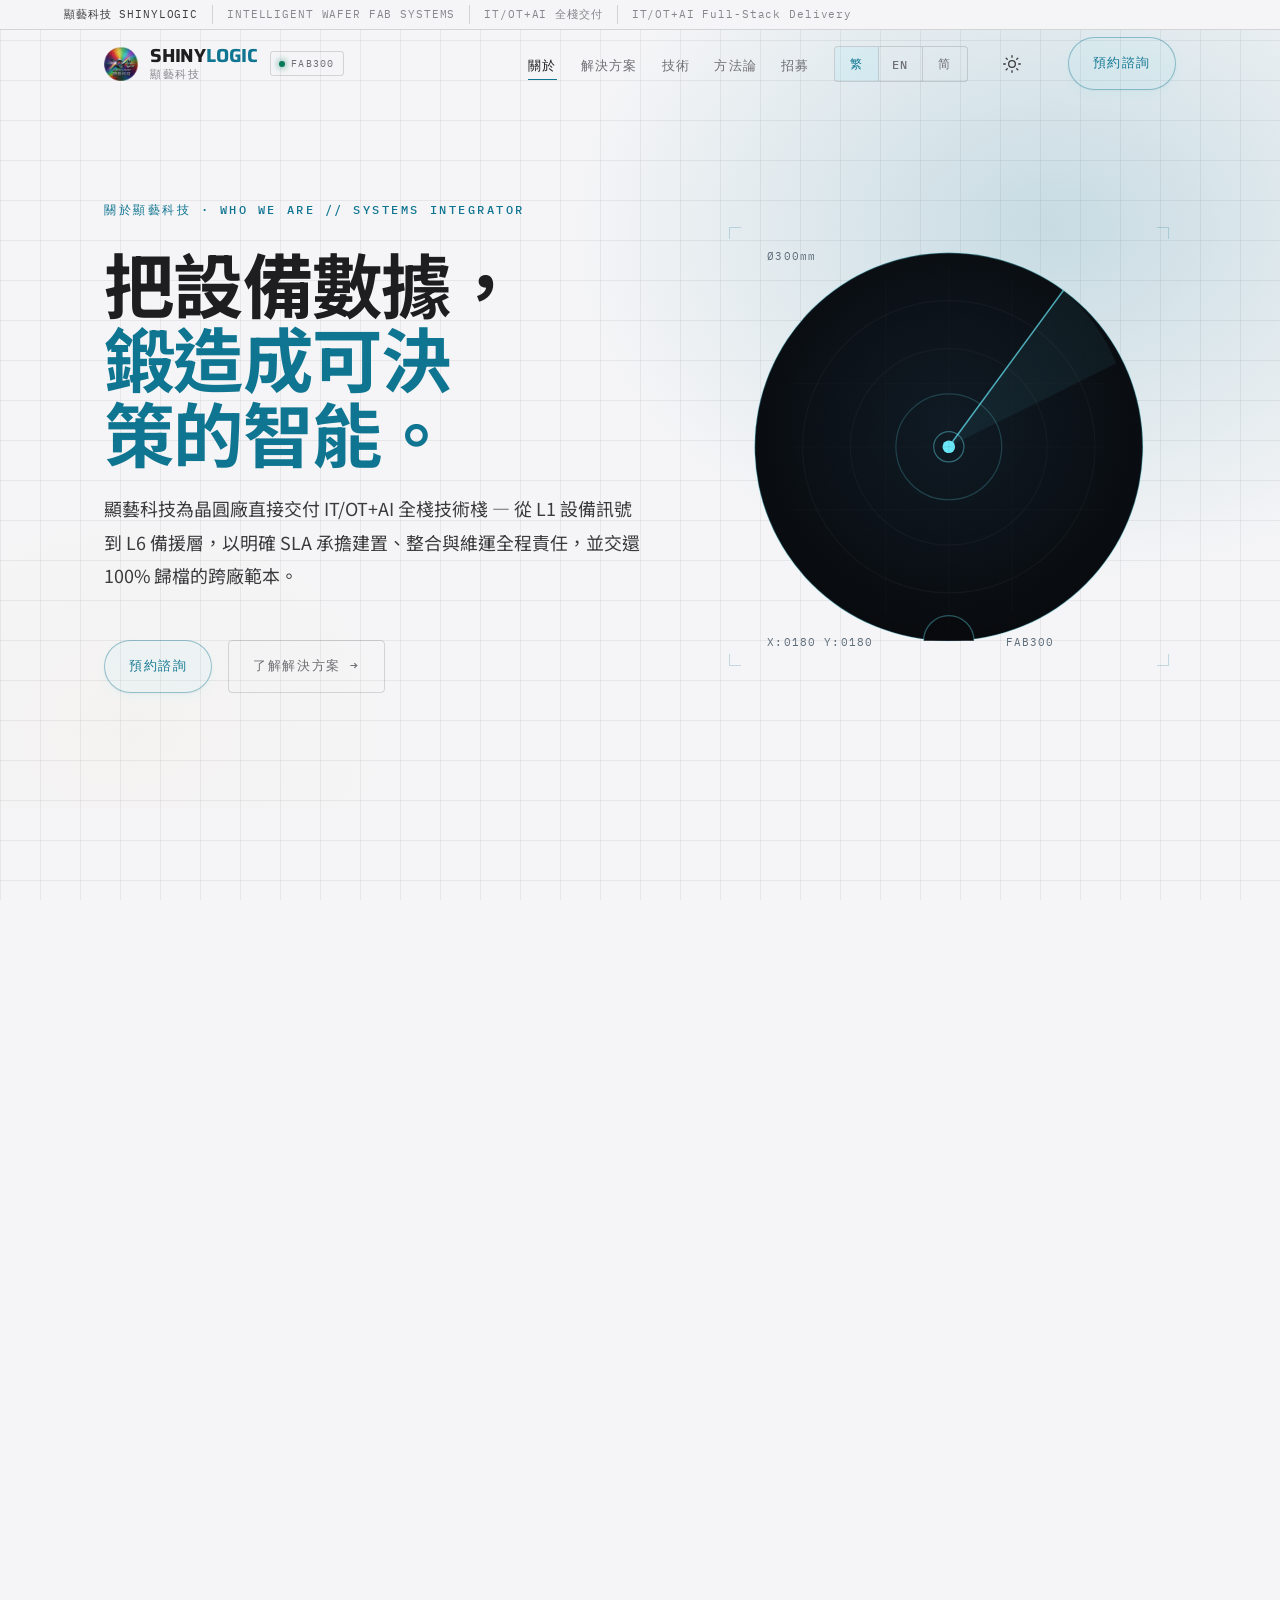
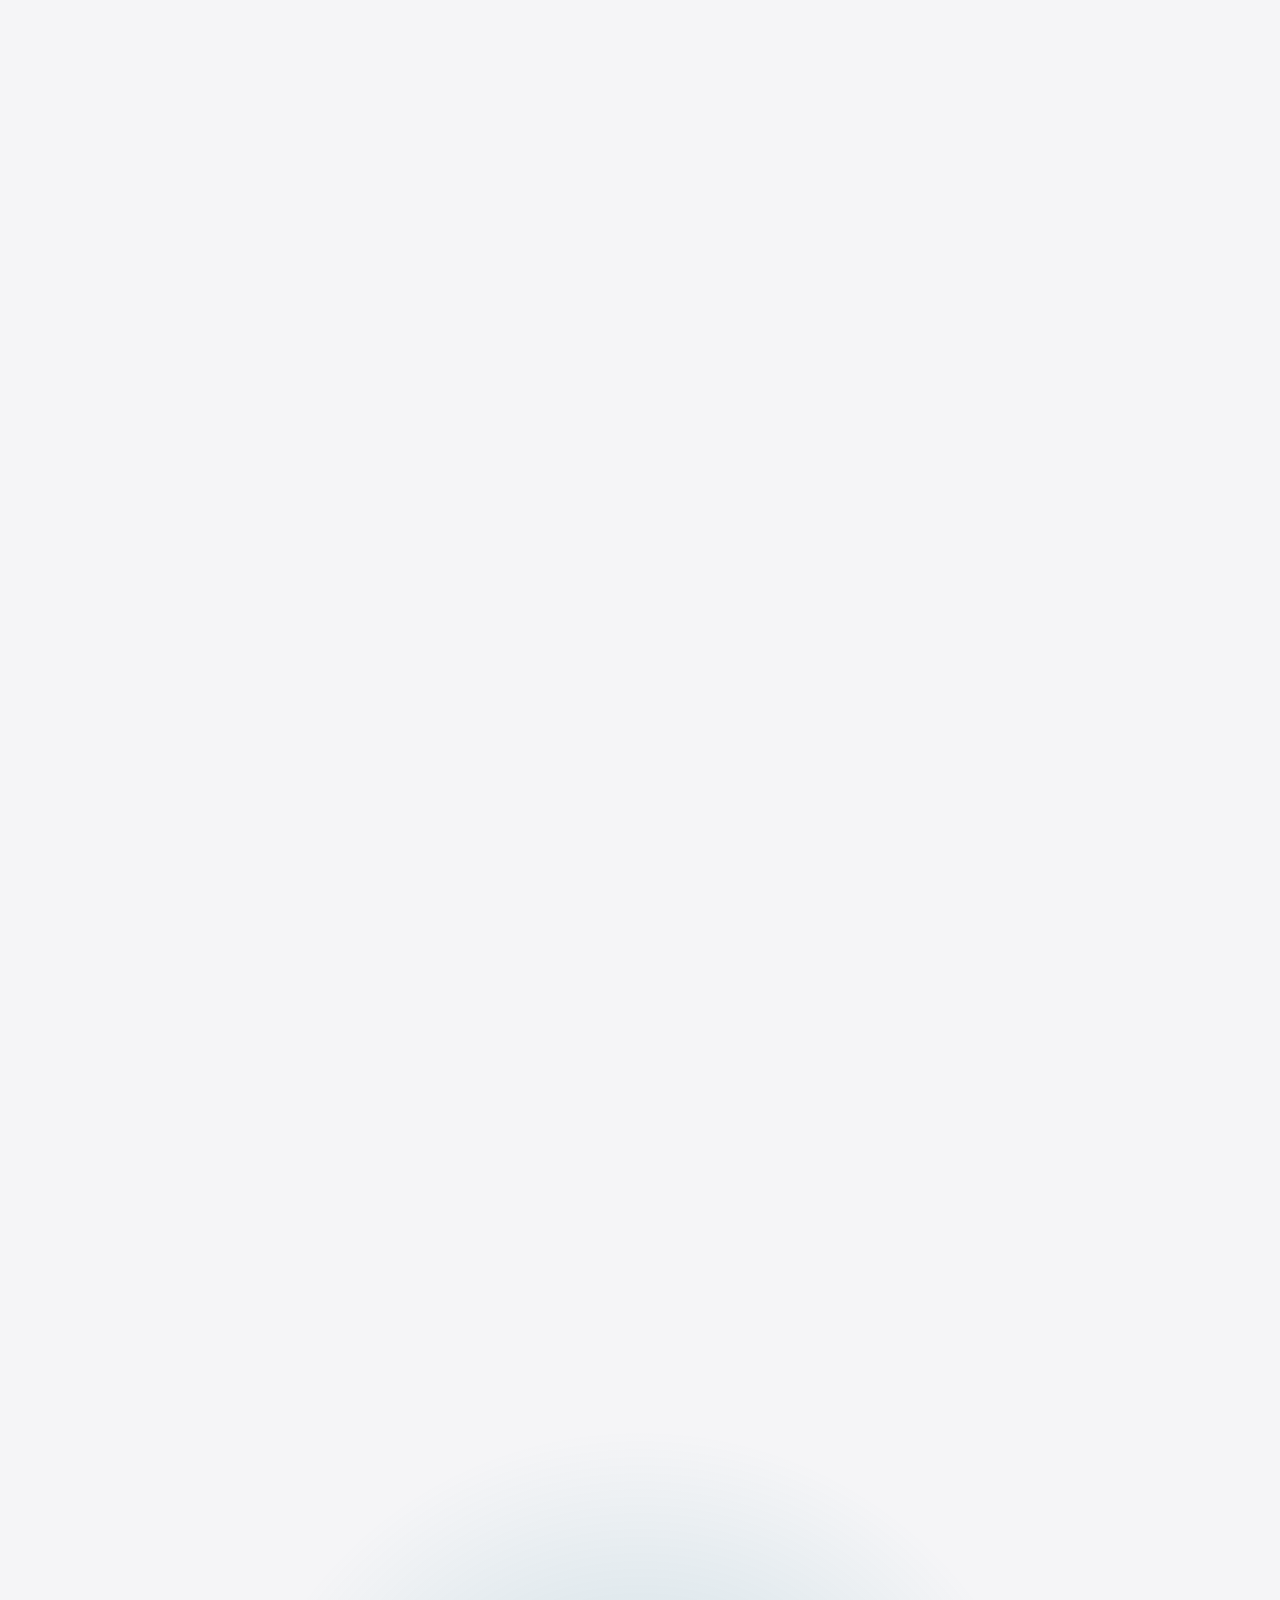
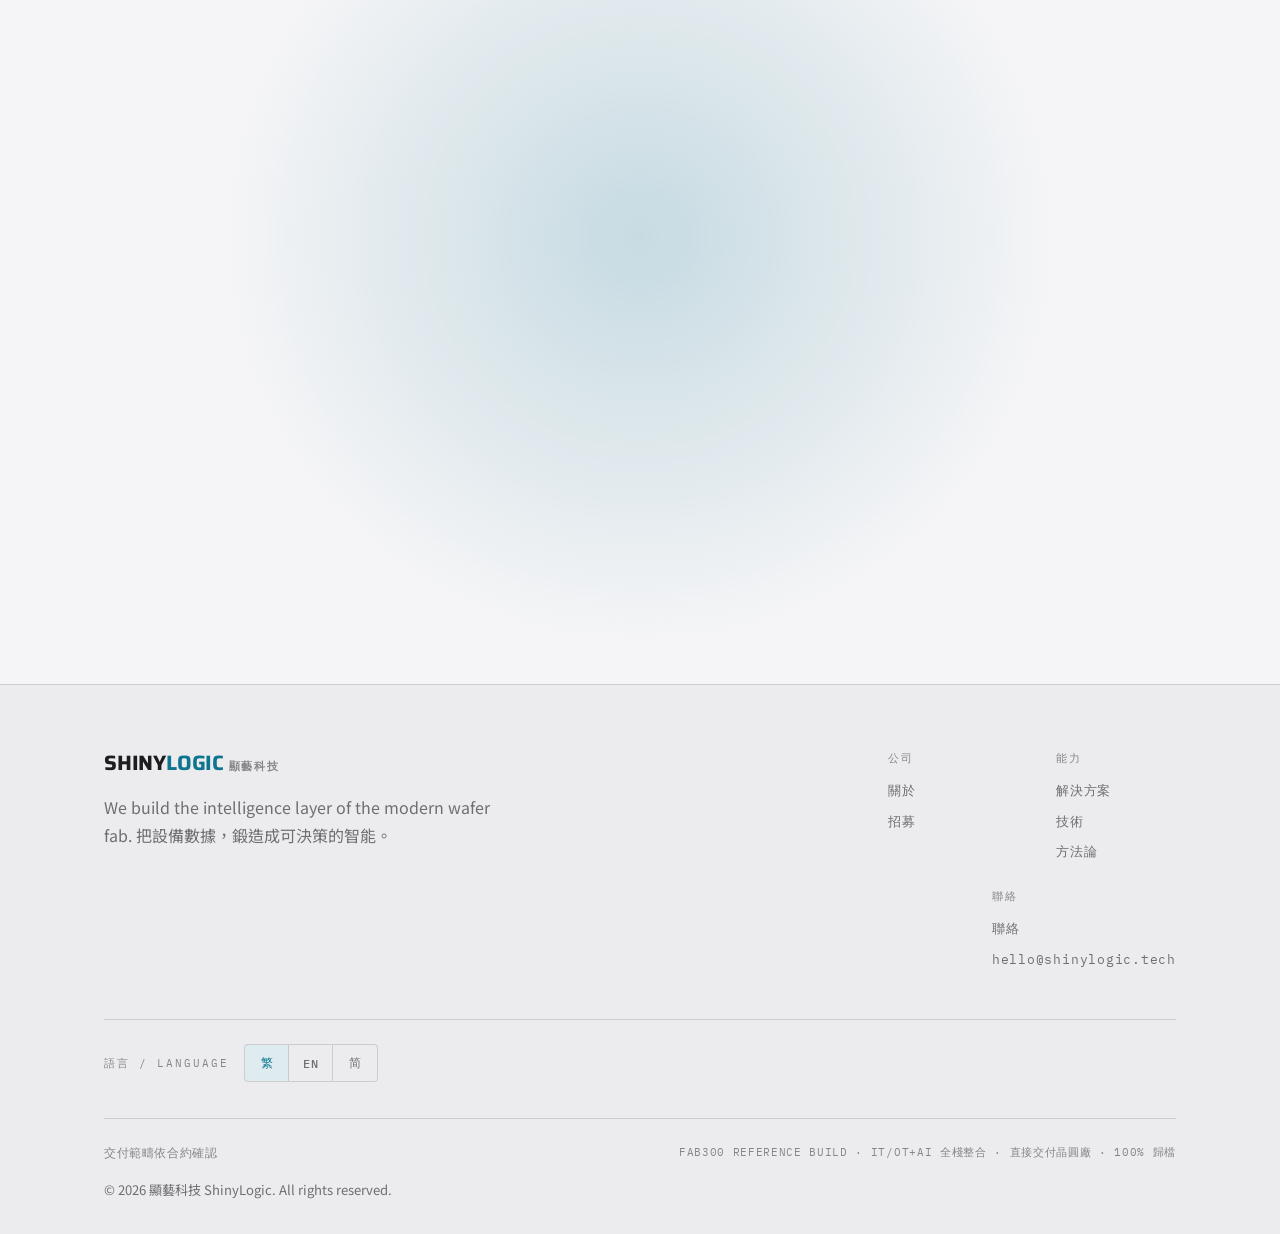
<file: about.html>
<!DOCTYPE html>
<html lang="zh-Hant">
<head>
  <meta charset="utf-8">
  <meta name="viewport" content="width=device-width, initial-scale=1">
  <title>關於 · 顯藝科技 ShinyLogic</title>
  <meta name="description" content="顯藝科技為晶圓廠直接交付 IT/OT+AI 全棧技術棧——以 RACI 治理、四階段節奏與 SLA 承擔建置、整合與維運責任，把設備數據鍛造成可決策的智能。">

  <!-- theme + canonical -->
  <meta name="theme-color" content="#07090C">
  <link rel="canonical" href="https://robertoshiu.github.io/shiny-logic/about.html">

  <!-- favicon -->
  <link rel="icon" href="favicon.svg" type="image/svg+xml">
  <link rel="mask-icon" href="favicon.svg" color="#67E8F9">

  <!-- Open Graph -->
  <meta property="og:type" content="website">
  <meta property="og:site_name" content="顯藝科技 ShinyLogic">
  <meta property="og:title" content="關於顯藝科技 ShinyLogic — 為晶圓廠直接交付 IT/OT+AI 全棧">
  <meta property="og:description" content="使命、治理、交付節奏 — 顯藝科技如何為晶圓廠直接承擔 IT/OT+AI 全棧的建置、整合與維運責任，以 RACI、8 道 Gate 與 DR 季度演練確保交付品質。">
  <meta property="og:url" content="https://robertoshiu.github.io/shiny-logic/about.html">
  <meta property="og:image" content="https://robertoshiu.github.io/shiny-logic/og-image.png">
  <meta property="og:image:width" content="1200">
  <meta property="og:image:height" content="630">
  <meta property="og:image:alt" content="顯藝科技 ShinyLogic — 智能晶圓廠 IT/OT 全棧建置">
  <meta property="og:locale" content="zh_Hant">
  <meta property="og:locale:alternate" content="en_US">
  <meta property="og:locale:alternate" content="zh_Hans">

  <!-- Twitter -->
  <meta name="twitter:card" content="summary_large_image">
  <meta name="twitter:title" content="關於顯藝科技 ShinyLogic — 為晶圓廠直接交付 IT/OT+AI 全棧">
  <meta name="twitter:description" content="使命、治理、交付節奏 — 顯藝科技如何為晶圓廠直接承擔 IT/OT+AI 全棧的建置、整合與維運責任，以 RACI、8 道 Gate 與 DR 季度演練確保交付品質。">
  <meta name="twitter:image" content="https://robertoshiu.github.io/shiny-logic/og-image.png">
  <meta name="twitter:image:alt" content="顯藝科技 ShinyLogic — 智能晶圓廠 IT/OT 全棧建置">

  <!-- fonts -->
  <link rel="preconnect" href="https://fonts.googleapis.com">
  <link rel="preconnect" href="https://fonts.gstatic.com" crossorigin>
  <link href="https://fonts.googleapis.com/css2?family=IBM+Plex+Mono:wght@400;500;600&family=Noto+Sans+TC:wght@300;400;500;700&family=Saira:wght@300;400;500;600;700;800&family=Saira+Condensed:wght@500;600;700&display=swap" rel="stylesheet">

  <!-- no-FOUC theme script: runs synchronously before paint -->
  <script>
    (function() {
      try {
        var saved = localStorage.getItem('sl-theme');
        var prefersLight = window.matchMedia('(prefers-color-scheme: light)').matches;
        var theme = saved || (prefersLight ? 'light' : 'dark');
        document.documentElement.setAttribute('data-theme', theme);
      } catch (e) {
        document.documentElement.setAttribute('data-theme', 'dark');
      }
    })();
  </script>

  <!-- styles -->
  <link rel="stylesheet" href="styles.css?v=20260620c">

  <!-- progressive enhancement: if JS is unavailable, the scroll observer never runs,
       so neutralize the reveal initial state and keep all content visible. -->
  <noscript><style>.reveal{opacity:1!important;transform:none!important}</style></noscript>

  <!-- deferred scripts — dictionary BEFORE runtime BEFORE core (§14.4) -->
  <script defer src="i18n-dict.js?v=20260620c"></script>
  <script defer src="i18n.js?v=20260620c"></script>
  <script defer src="script.js?v=20260620c"></script>
</head>
<body class="p-about">

  <!-- grain / noise overlay -->
  <div class="grain" aria-hidden="true"></div>

  <!-- top status strip -->
  <div class="statusbar mono" role="presentation">
    <span class="statusbar__item" data-i18n="common.brandFull">顯藝科技 SHINYLOGIC</span>
    <span class="statusbar__item" data-i18n="common.tagStrip">INTELLIGENT WAFER FAB SYSTEMS</span>
    <span class="statusbar__item" data-i18n="common.fxLabel">IT/OT+AI 全棧交付</span>
    <span class="statusbar__item" data-i18n="common.unitLabel">IT/OT+AI Full-Stack Delivery</span>
  </div>

  <!-- nav -->
  <header>
    <nav class="nav" aria-label="主導覽" data-i18n-attr="aria-label:nav.ariaPrimary">
      <div class="nav__inner">
        <a class="brand" href="index.html" aria-label="顯藝科技 ShinyLogic 首頁" data-i18n-attr="aria-label:nav.ariaHome">
          <picture class="brand__logo" aria-hidden="true"><source srcset="logo.webp" type="image/webp"><img src="logo.png" alt="" width="34" height="34" decoding="async"></picture>
          <span class="brand__col">
            <span class="brand__mark">SHINY<span class="accent">LOGIC</span></span>
            <span class="brand__sub">顯藝科技</span>
          </span>
          <span class="brand__tag"><span class="dot" aria-hidden="true"></span>FAB300</span>
        </a>

        <ul class="nav__links">
          <!-- ACTIVE? about -->
          <li><a class="nav__link is-active" href="about.html" aria-current="page" data-i18n="nav.about">關於</a></li>
          <!-- ACTIVE? solutions -->
          <li><a class="nav__link" href="solutions.html" data-i18n="nav.solutions">解決方案</a></li>
          <!-- ACTIVE? technology -->
          <li><a class="nav__link" href="technology.html" data-i18n="nav.technology">技術</a></li>
          <!-- ACTIVE? case-studies (RETITLED 案例 → 方法論; href unchanged) -->
          <li><a class="nav__link" href="case-studies.html" data-i18n="nav.cases">方法論</a></li>
          <!-- ACTIVE? careers -->
          <li><a class="nav__link" href="careers.html" data-i18n="nav.careers">招募</a></li>

          <li class="nav__lang">
            <div class="langswitch" role="group" aria-label="語言切換" data-i18n-attr="aria-label:lang.aria">
              <button type="button" class="langswitch__btn" data-lang="zh-Hant" aria-pressed="true" lang="zh-Hant">繁</button>
              <button type="button" class="langswitch__btn" data-lang="en" aria-pressed="false" lang="en">EN</button>
              <button type="button" class="langswitch__btn" data-lang="zh-Hans" aria-pressed="false" lang="zh-Hans">简</button>
            </div>
          </li>

          <li class="nav__theme">
            <button type="button" class="theme-toggle" id="themeToggle" aria-pressed="false" data-i18n-attr="aria-label:theme.toggleAria" aria-controls="">
              <svg class="theme-toggle__icon theme-toggle__icon--moon" viewBox="0 0 24 24" fill="none" stroke="currentColor" stroke-width="1.6" stroke-linecap="round" stroke-linejoin="round" aria-hidden="true">
                <path d="M21 12.79A9 9 0 1 1 11.21 3 7 7 0 0 0 21 12.79z"/>
              </svg>
              <svg class="theme-toggle__icon theme-toggle__icon--sun" viewBox="0 0 24 24" fill="none" stroke="currentColor" stroke-width="1.6" stroke-linecap="round" stroke-linejoin="round" aria-hidden="true">
                <circle cx="12" cy="12" r="4"/>
                <path d="M12 2v2M12 20v2M4.93 4.93l1.41 1.41M17.66 17.66l1.41 1.41M2 12h2M20 12h2M4.93 19.07l1.41-1.41M17.66 6.34l1.41-1.41"/>
              </svg>
            </button>
          </li>

          <li><a class="btn btn--primary nav__cta" href="contact.html" data-i18n="cta.plan">預約諮詢 <span class="btn__arrow" aria-hidden="true">→</span></a></li>
        </ul>

        <button class="nav__toggle" id="navToggle" aria-label="開啟選單" aria-expanded="false" aria-controls="navMobile" data-i18n-attr="aria-label:nav.menuOpen">
          <span aria-hidden="true"></span>
        </button>
      </div>
    </nav>

    <!-- mobile menu -->
    <div class="nav__mobile" id="navMobile">
      <!-- ACTIVE? about -->
      <a href="about.html" class="is-active" aria-current="page" data-i18n="nav.about">關於</a>
      <!-- ACTIVE? solutions -->
      <a href="solutions.html" data-i18n="nav.solutions">解決方案</a>
      <!-- ACTIVE? technology -->
      <a href="technology.html" data-i18n="nav.technology">技術</a>
      <!-- ACTIVE? case-studies (RETITLED 案例 → 方法論; href unchanged) -->
      <a href="case-studies.html" data-i18n="nav.cases">方法論</a>
      <!-- ACTIVE? careers -->
      <a href="careers.html" data-i18n="nav.careers">招募</a>

      <div class="nav__mobile-theme">
        <button type="button" class="theme-toggle theme-toggle--mobile" id="themeToggleMobile" aria-pressed="false" data-i18n-attr="aria-label:theme.toggleAria">
          <svg class="theme-toggle__icon theme-toggle__icon--moon" viewBox="0 0 24 24" fill="none" stroke="currentColor" stroke-width="1.6" stroke-linecap="round" stroke-linejoin="round" aria-hidden="true">
            <path d="M21 12.79A9 9 0 1 1 11.21 3 7 7 0 0 0 21 12.79z"/>
          </svg>
          <svg class="theme-toggle__icon theme-toggle__icon--sun" viewBox="0 0 24 24" fill="none" stroke="currentColor" stroke-width="1.6" stroke-linecap="round" stroke-linejoin="round" aria-hidden="true">
            <circle cx="12" cy="12" r="4"/>
            <path d="M12 2v2M12 20v2M4.93 4.93l1.41 1.41M17.66 17.66l1.41 1.41M2 12h2M20 12h2M4.93 19.07l1.41-1.41M17.66 6.34l1.41-1.41"/>
          </svg>
        </button>
      </div>

      <div class="langswitch langswitch--mobile" role="group" aria-label="語言切換" data-i18n-attr="aria-label:lang.aria">
        <button type="button" class="langswitch__btn" data-lang="zh-Hant" aria-pressed="true" lang="zh-Hant">繁</button>
        <button type="button" class="langswitch__btn" data-lang="en" aria-pressed="false" lang="en">EN</button>
        <button type="button" class="langswitch__btn" data-lang="zh-Hans" aria-pressed="false" lang="zh-Hans">简</button>
      </div>

      <a class="btn btn--primary" href="contact.html" data-i18n="cta.plan">預約諮詢 <span class="btn__arrow" aria-hidden="true">→</span></a>
    </div>
  </header>

  <main>

    <!-- ===================== PAGE HERO ===================== -->
    <section class="about-hero" aria-labelledby="about-hero-title">
      <div class="about-hero__glow" aria-hidden="true"></div>

      <div class="wrap about-hero__inner">
        <div class="about-hero__copy">
          <p class="kicker about-hero__kicker" data-rise style="animation-delay:.05s" data-i18n="about.heroKicker">關於顯藝科技 · WHO WE ARE &nbsp;//&nbsp; SYSTEMS INTEGRATOR</p>

          <h1 class="about-hero__title" id="about-hero-title">
            <span class="line" data-rise style="animation-delay:.14s" data-i18n="about.heroTitle1">把設備數據，</span>
            <span class="line accent" data-rise style="animation-delay:.22s" data-i18n="about.heroTitle2">鍛造成可決策的智能。</span>
          </h1>

          <p class="about-hero__lede" data-rise style="animation-delay:.32s" data-i18n="about.heroLede">
            顯藝科技為晶圓廠直接交付 IT/OT+AI 全棧技術棧 — 從 L1 設備訊號到 L6 備援層，以明確 SLA 承擔建置、整合與維運全程責任，並交還 100% 歸檔的跨廠範本。
          </p>

          <div class="about-hero__cta" data-rise style="animation-delay:.42s">
            <a class="btn btn--primary" href="contact.html" data-i18n="cta.plan">預約諮詢 <span class="btn__arrow" aria-hidden="true">→</span></a>
            <a class="btn btn--ghost" href="solutions.html" data-i18n="about.heroCtaSolutions">了解解決方案 <span class="btn__arrow" aria-hidden="true">→</span></a>
          </div>
        </div>

        <!-- decorative: small wafer reticle motif, right column -->
        <div class="about-hero__visual reticle" data-rise style="animation-delay:.34s" aria-hidden="true">
          <span class="tick tick--tl"></span><span class="tick tick--tr"></span>
          <span class="tick tick--bl"></span><span class="tick tick--br"></span>
          <svg viewBox="0 0 360 360" xmlns="http://www.w3.org/2000/svg" role="img" aria-label="顯藝科技定位示意：為晶圓廠直接交付 IT/OT+AI 全棧">
            <defs>
              <radialGradient id="abtWafer" cx="50%" cy="44%" r="60%">
                <stop offset="0%" stop-color="#0F1A24"/>
                <stop offset="100%" stop-color="#07090C"/>
              </radialGradient>
            </defs>
            <!-- wafer body -->
            <circle cx="180" cy="180" r="154" fill="url(#abtWafer)" stroke="rgba(103,232,249,.3)" stroke-width="1"/>
            <path d="M 180 334 m -20 0 a 20 20 0 0 1 40 0" fill="#07090C" stroke="rgba(103,232,249,.35)" stroke-width="1"/>
            <!-- concentric rings -->
            <circle cx="180" cy="180" r="116" fill="none" stroke="var(--line)" stroke-width="1"/>
            <circle cx="180" cy="180" r="78"  fill="none" stroke="var(--line)" stroke-width="1"/>
            <circle cx="180" cy="180" r="42"  fill="none" stroke="rgba(103,232,249,.2)" stroke-width="1"/>
            <!-- rotating scan line -->
            <g class="wafer-scan">
              <line x1="180" y1="180" x2="180" y2="26" stroke="#67E8F9" stroke-width="1.2" opacity=".7"/>
              <path d="M 180 180 L 180 26 A 154 154 0 0 1 248 48 Z" fill="rgba(103,232,249,.06)"/>
              <animateTransform attributeName="transform" attributeType="XML" type="rotate" from="0 180 180" to="360 180 180" dur="26s" repeatCount="indefinite"/>
            </g>
            <!-- center hub -->
            <circle cx="180" cy="180" r="5" fill="#67E8F9"/>
            <circle cx="180" cy="180" r="12" fill="none" stroke="rgba(103,232,249,.4)" stroke-width="1"/>
            <!-- die grid lines -->
            <g stroke="var(--line)" stroke-width=".75" opacity=".6">
              <line x1="56" y1="130" x2="304" y2="130"/>
              <line x1="56" y1="180" x2="304" y2="180"/>
              <line x1="56" y1="230" x2="304" y2="230"/>
              <line x1="130" y1="48" x2="130" y2="312"/>
              <line x1="180" y1="36" x2="180" y2="324"/>
              <line x1="230" y1="48" x2="230" y2="312"/>
            </g>
            <!-- coordinate annotations -->
            <text font-family="'IBM Plex Mono', monospace" font-size="9" letter-spacing=".1em" fill="#5C6B78">
              <tspan x="36" y="32">Ø300mm</tspan>
              <tspan x="36" y="338">X:0180 Y:0180</tspan>
              <tspan x="264" y="338" text-anchor="end">FAB300</tspan>
            </text>
          </svg>
        </div>
      </div>
    </section>

    <!-- ===================== SECTION 01 · MISSION ===================== -->
    <section id="about-mission" class="section reveal s-mission" aria-labelledby="mission-title">
      <div class="wrap">
        <header class="section-head">
          <div>
            <span class="kicker" data-i18n="about.missionKicker">// 01 · MISSION &amp; POSITIONING</span>
            <h2 class="section-title" id="mission-title" data-i18n="about.missionTitle">使命與定位</h2>
            <p class="section-lede" data-i18n="about.missionLede">
              我們為高量產（HVM）晶圓廠設計並交付完整的 IT/OT+AI 技術棧，從 8 大工藝機台的原始訊號，到 AI 決策閉環，再到跨區域異地備援。
            </p>
          </div>
          <span class="section-index" aria-hidden="true" data-i18n="about.missionIndex">01</span>
        </header>

        <div class="s-mission__body">
          <div class="s-mission__text reveal" style="--i:1">
            <p class="s-mission__p" data-i18n="about.missionP1">
              顯藝科技的定位不是設備供應商，而是晶圓廠的 IT/OT+AI 全棧系統整合商——直接為晶圓廠承擔從架構設計、軟硬體選型、現場實施到持續運維的全程責任，以明確 SLA 保障交付品質。FAB300 參考建置以高量產 MES 平台為核心、NVIDIA GB300 NVL72 AI Fabric 為算力底座，是我們能力的具象化證明。
            </p>
            <p class="s-mission__p" data-i18n="about.missionP2">
              我們的客戶是晶圓廠——正在評估自建 IT/OT 團隊、或尋找能直接承擔整合責任夥伴的 fab 擁有者與營運者。我們補上這一層，並交還一份 100% 歸檔的跨廠範本，讓知識資產留在你手上、不依賴我們。競爭基準不是其他整合商，而是 fab 的自建團隊選項。
            </p>

            <!-- telemetry annotation -->
            <div class="s-arch__telemetry" aria-hidden="true">
              <span class="mono steel">MISSION STATEMENT &nbsp;·&nbsp; IT/OT+AI FULL-STACK &nbsp;·&nbsp; DIRECT FAB DELIVERY</span>
              <span class="mono steel">X:0010  Y:0180</span>
            </div>
          </div>

          <div class="s-mission__aside reveal" style="--i:2">
            <div class="s-mission__panel panel reticle">
              <span class="tick tick--tl" aria-hidden="true"></span>
              <span class="tick tick--tr" aria-hidden="true"></span>
              <span class="tick tick--bl" aria-hidden="true"></span>
              <span class="tick tick--br" aria-hidden="true"></span>
              <span class="s-mission__panel-label" data-i18n="common.descriptor">智能晶圓廠 IT/OT 全棧系統整合商</span>
              <div class="s-mission__badges" role="list">
                <div class="s-mission__badge" role="listitem">
                  <span class="s-mission__badge-dot" aria-hidden="true"></span>
                  <span data-i18n="about.missionBadge1">IT/OT+AI 全棧整合</span>
                </div>
                <div class="s-mission__badge" role="listitem">
                  <span class="s-mission__badge-dot" aria-hidden="true"></span>
                  <span data-i18n="about.missionBadge2">範圍界定的 SLA 交付</span>
                </div>
                <div class="s-mission__badge" role="listitem">
                  <span class="s-mission__badge-dot" aria-hidden="true"></span>
                  <span data-i18n="about.missionBadge3">100% 歸檔跨廠範本</span>
                </div>
                <div class="s-mission__badge" role="listitem">
                  <span class="s-mission__badge-dot" aria-hidden="true"></span>
                  <span data-i18n="about.missionBadge4">HVM 高量產</span>
                </div>
              </div>
            </div>
          </div>
        </div>
      </div>
    </section>

    <!-- ===================== SECTION 02 · WHAT WE DELIVER ===================== -->
    <section id="about-deliver" class="section section--alt reveal s-deliver" aria-labelledby="deliver-title">
      <div class="wrap">
        <header class="section-head">
          <div>
            <span class="kicker" data-i18n="about.deliverKicker">// 02 · WHAT WE DELIVER</span>
            <h2 class="section-title" id="deliver-title" data-i18n="about.deliverTitle">我們交付什麼</h2>
            <p class="section-lede" data-i18n="about.deliverLede">
              六層技術堆疊從設備訊號到 AI 決策閉環一氣呵成，每一層均有明確的軟硬體範疇、範圍界定的 SLA 與合規基礎。
            </p>
          </div>
          <span class="section-index" aria-hidden="true" data-i18n="about.deliverIndex">02</span>
        </header>

        <div class="s-deliver__body">
          <!-- left: layer stack -->
          <div class="s-deliver__stack" role="list" aria-label="六層技術堆疊">

            <!-- L1 INPUT -->
            <div class="s-deliver__row reveal" style="--i:1" role="listitem">
              <span class="s-deliver__index mono accent" aria-hidden="true">L1</span>
              <div class="s-deliver__names">
                <span class="s-deliver__name-tc" data-i18n="about.deliverL1Name">輸入層</span>
                <span class="s-deliver__name-en" data-i18n="about.deliverL1En">INPUT LAYER</span>
                <span class="s-deliver__desc" data-i18n="about.deliverL1Desc">8 大工藝機台 · SECS-GEM / GEM300 · OPC UA 廠務 · 傳感網絡</span>
              </div>
              <a class="s-deliver__link" href="solutions.html" data-i18n="about.deliverL1Link">查看解決方案</a>
            </div>

            <!-- L2 DATA -->
            <div class="s-deliver__row reveal" style="--i:2" role="listitem">
              <span class="s-deliver__index mono accent" aria-hidden="true">L2</span>
              <div class="s-deliver__names">
                <span class="s-deliver__name-tc" data-i18n="about.deliverL2Name">數據層</span>
                <span class="s-deliver__name-en" data-i18n="about.deliverL2En">DATA LAYER</span>
                <span class="s-deliver__desc" data-i18n="about.deliverL2Desc">Historian 時序歸檔 · NVMe Lakehouse · EDA 高頻採集</span>
              </div>
              <a class="s-deliver__link" href="technology.html" data-i18n="about.deliverL2Link">查看技術</a>
            </div>

            <!-- L3 COMPUTE -->
            <div class="s-deliver__row reveal" style="--i:3" role="listitem">
              <span class="s-deliver__index mono accent" aria-hidden="true">L3</span>
              <div class="s-deliver__names">
                <span class="s-deliver__name-tc" data-i18n="about.deliverL3Name">算力層</span>
                <span class="s-deliver__name-en" data-i18n="about.deliverL3En">COMPUTE LAYER</span>
                <span class="s-deliver__desc" data-i18n="about.deliverL3Desc">GB300 NVL72 AI Fabric · HGX B300 推理 · 800Gb/s Fabric</span>
              </div>
              <a class="s-deliver__link" href="technology.html" data-i18n="about.deliverL3Link">查看技術</a>
            </div>

            <!-- L4 APPLICATION -->
            <div class="s-deliver__row reveal" style="--i:4" role="listitem">
              <span class="s-deliver__index mono accent" aria-hidden="true">L4</span>
              <div class="s-deliver__names">
                <span class="s-deliver__name-tc" data-i18n="about.deliverL4Name">應用層</span>
                <span class="s-deliver__name-en" data-i18n="about.deliverL4En">APPLICATION LAYER</span>
                <span class="s-deliver__desc" data-i18n="about.deliverL4Desc">Agentic RAG / LLM · Digital Twin（Omniverse）· 高量產 MES 平台（FAB300）</span>
              </div>
              <a class="s-deliver__link" href="solutions.html" data-i18n="about.deliverL4Link">查看解決方案</a>
            </div>

            <!-- L5 GOVERNANCE -->
            <div class="s-deliver__row reveal" style="--i:5" role="listitem">
              <span class="s-deliver__index mono accent" aria-hidden="true">L5</span>
              <div class="s-deliver__names">
                <span class="s-deliver__name-tc" data-i18n="about.deliverL5Name">治理層</span>
                <span class="s-deliver__name-en" data-i18n="about.deliverL5En">GOVERNANCE LAYER</span>
                <span class="s-deliver__desc" data-i18n="about.deliverL5Desc">CCC 中控台 · SOC 24×7 · OT 入侵偵測與資產可視化 · 合規底座</span>
              </div>
              <a class="s-deliver__link" href="solutions.html" data-i18n="about.deliverL5Link">查看解決方案</a>
            </div>

            <!-- L6 RESILIENCE -->
            <div class="s-deliver__row reveal" style="--i:6" role="listitem">
              <span class="s-deliver__index mono accent" aria-hidden="true">L6</span>
              <div class="s-deliver__names">
                <span class="s-deliver__name-tc" data-i18n="about.deliverL6Name">備援層</span>
                <span class="s-deliver__name-en" data-i18n="about.deliverL6En">RESILIENCE LAYER</span>
                <span class="s-deliver__desc" data-i18n="about.deliverL6Desc">溫備援跨區域 · 異步複製 · SD-WAN 雙 ISP · RTO ≤ 4hr / RPO ≤ 15min</span>
              </div>
              <a class="s-deliver__link" href="technology.html" data-i18n="about.deliverL6Link">查看技術</a>
            </div>

          </div><!-- /.s-deliver__stack -->

          <!-- right: side note panel -->
          <aside class="s-deliver__side reveal" style="--i:2" aria-label="全棧整合說明">
            <div class="s-deliver__side-panel panel reticle">
              <span class="tick tick--tl" aria-hidden="true"></span>
              <span class="tick tick--tr" aria-hidden="true"></span>
              <span class="tick tick--bl" aria-hidden="true"></span>
              <span class="tick tick--br" aria-hidden="true"></span>

              <span class="s-deliver__side-label mono accent">// FULL-STACK SCOPE</span>
              <p class="s-deliver__side-text" data-i18n="about.deliverSideText">
                六層架構一條決策閉環 — 顯藝科技直接為晶圓廠以明確 SLA 承擔每層的實施責任，並完整歸檔交還。
              </p>
              <div class="s-deliver__side-links">
                <a class="btn btn--ghost" href="solutions.html" style="font-size:.76rem;padding:10px 16px;">
                  <svg width="16" height="16" viewBox="0 0 24 24" fill="none" stroke="currentColor" stroke-width="1.5" aria-hidden="true"><rect x="3" y="3" width="7" height="7" rx="1"/><rect x="14" y="3" width="7" height="7" rx="1"/><rect x="3" y="14" width="7" height="7" rx="1"/><rect x="14" y="14" width="7" height="7" rx="1"/></svg>
                  解決方案全覽 →
                </a>
                <a class="btn btn--ghost" href="technology.html" style="font-size:.76rem;padding:10px 16px;">
                  <svg width="16" height="16" viewBox="0 0 24 24" fill="none" stroke="currentColor" stroke-width="1.5" aria-hidden="true"><circle cx="12" cy="12" r="3"/><path d="M19.07 4.93A10 10 0 0 1 21 12M4.93 4.93A10 10 0 0 0 3 12m1.93 7.07A10 10 0 0 0 12 21m7.07-1.93A10 10 0 0 0 21 12"/></svg>
                  技術深入了解 →
                </a>
              </div>
            </div>

            <!-- compliance badges -->
            <div class="panel" style="padding:var(--s-5)">
              <span class="mono steel" style="font-size:.66rem;letter-spacing:.16em;display:block;margin-bottom:var(--s-4)">// COMPLIANCE BASE</span>
              <div style="display:flex;flex-wrap:wrap;gap:var(--s-2)">
                <span class="pill">等保 2.0 三級</span>
                <span class="pill">IEC 62443</span>
                <span class="pill">SEMI E187</span>
                <span class="pill">ISA-95</span>
                <span class="pill">密評</span>
              </div>
            </div>
          </aside>
        </div><!-- /.s-deliver__body -->
      </div>
    </section>

    <!-- ===================== SECTION 03 · GOVERNANCE ===================== -->
    <section id="about-governance" class="section reveal s-gov" aria-labelledby="gov-title">
      <div class="wrap">
        <header class="section-head">
          <div>
            <span class="kicker" data-i18n="about.govKicker">// 03 · GOVERNANCE &amp; ACCOUNTABILITY</span>
            <h2 class="section-title" id="gov-title" data-i18n="about.govTitle">治理與責任</h2>
            <p class="section-lede" data-i18n="about.govLede">
              RACI 每議題唯一 A、8 道 Gate 逐道把關、風險三級升級、DR 季度演練 — 這不是流程文件，是我們的差異化競爭力。
            </p>
          </div>
          <span class="section-index" aria-hidden="true" data-i18n="about.govIndex">03</span>
        </header>

        <div class="s-gov__grid">

          <!-- RACI -->
          <article class="s-gov__card card card--reticle reveal" style="--i:1">
            <span class="tick tick--tl" aria-hidden="true"></span>
            <span class="tick tick--tr" aria-hidden="true"></span>
            <span class="tick tick--bl" aria-hidden="true"></span>
            <span class="tick tick--br" aria-hidden="true"></span>
            <div class="s-gov__card-header">
              <div class="s-gov__icon" aria-hidden="true">
                <!-- RACI icon: 4 cells in 2×2 grid with one highlighted -->
                <svg width="20" height="20" viewBox="0 0 20 20" fill="none" xmlns="http://www.w3.org/2000/svg">
                  <rect x="1" y="1" width="8" height="8" rx="1" stroke="#67E8F9" stroke-width="1.4"/>
                  <rect x="11" y="1" width="8" height="8" rx="1" fill="rgba(103,232,249,.15)" stroke="#67E8F9" stroke-width="1.4"/>
                  <rect x="1" y="11" width="8" height="8" rx="1" stroke="#67E8F9" stroke-width="1.4"/>
                  <rect x="11" y="11" width="8" height="8" rx="1" stroke="#67E8F9" stroke-width="1.4"/>
                  <text x="14.5" y="10.5" font-family="'IBM Plex Mono',monospace" font-size="7" fill="#67E8F9" text-anchor="middle" dominant-baseline="middle" font-weight="600">A</text>
                </svg>
              </div>
              <h3 class="s-gov__card-title" data-i18n="about.govRaciLabel">RACI 責任矩陣</h3>
            </div>
            <p class="s-gov__card-desc" data-i18n="about.govRaciDesc">
              每個決策議題設定唯一的「Accountable」，避免責任模糊。跨越 IT、OT、工程與廠方四方的所有重大決策，均有書面 RACI 記錄，作為合約附件執行。
            </p>
            <span class="pill s-gov__card-tag">每議題唯一 A</span>
          </article>

          <!-- 8 GATES -->
          <article class="s-gov__card card card--reticle reveal" style="--i:2">
            <span class="tick tick--tl" aria-hidden="true"></span>
            <span class="tick tick--tr" aria-hidden="true"></span>
            <span class="tick tick--bl" aria-hidden="true"></span>
            <span class="tick tick--br" aria-hidden="true"></span>
            <div class="s-gov__card-header">
              <div class="s-gov__icon" aria-hidden="true">
                <!-- Gate icon: 8 dots in a horizontal chain with checkmark -->
                <svg width="20" height="20" viewBox="0 0 20 20" fill="none" xmlns="http://www.w3.org/2000/svg">
                  <line x1="1" y1="10" x2="19" y2="10" stroke="#67E8F9" stroke-width="1.2"/>
                  <circle cx="4" cy="10" r="2" fill="#67E8F9"/>
                  <circle cx="8" cy="10" r="2" fill="#67E8F9"/>
                  <circle cx="12" cy="10" r="2" stroke="#67E8F9" stroke-width="1.2"/>
                  <circle cx="16" cy="10" r="2" stroke="#67E8F9" stroke-width="1.2"/>
                  <text x="10" y="5.5" font-family="'IBM Plex Mono',monospace" font-size="5.5" fill="#67E8F9" text-anchor="middle" font-weight="600">8 GATES</text>
                </svg>
              </div>
              <h3 class="s-gov__card-title" data-i18n="about.govGateLabel">8 道 Gate 把關</h3>
            </div>
            <p class="s-gov__card-desc" data-i18n="about.govGateDesc">
              交付依八道 Gate 分階段推進；每道 Gate 提交驗收文件，確認後才進入下一階段。進度透明、全程可稽核。
            </p>
            <span class="pill s-gov__card-tag">逐道驗收把關</span>
          </article>

          <!-- RISK ESCALATION -->
          <article class="s-gov__card card card--reticle reveal" style="--i:3">
            <span class="tick tick--tl" aria-hidden="true"></span>
            <span class="tick tick--tr" aria-hidden="true"></span>
            <span class="tick tick--bl" aria-hidden="true"></span>
            <span class="tick tick--br" aria-hidden="true"></span>
            <div class="s-gov__card-header">
              <div class="s-gov__icon" aria-hidden="true">
                <!-- Risk icon: 3-tier pyramid with green/yellow/red fills -->
                <svg width="20" height="20" viewBox="0 0 20 20" fill="none" xmlns="http://www.w3.org/2000/svg">
                  <path d="M10 2 L19 18 H1 Z" stroke="#67E8F9" stroke-width="1.2" stroke-linejoin="round"/>
                  <line x1="4.5" y1="14" x2="15.5" y2="14" stroke="#67E8F9" stroke-width="1"/>
                  <line x1="7" y1="10" x2="13" y2="10" stroke="#67E8F9" stroke-width="1"/>
                  <circle cx="10" cy="6.5" r="1.2" fill="#67E8F9"/>
                </svg>
              </div>
              <h3 class="s-gov__card-title" data-i18n="about.govRiskLabel">風險三級升級</h3>
            </div>
            <p class="s-gov__card-desc" data-i18n="about.govRiskDesc">
              紅 / 黃 / 綠三級風險，週報更新狀態；黃級 48 小時內升級至項目委員會，紅級即時上報廠方決策者。升級路徑明訂於合約。
            </p>
            <span class="pill s-gov__card-tag">紅 / 黃 / 綠</span>
          </article>

          <!-- DR DRILLS -->
          <article class="s-gov__card card card--reticle reveal" style="--i:4">
            <span class="tick tick--tl" aria-hidden="true"></span>
            <span class="tick tick--tr" aria-hidden="true"></span>
            <span class="tick tick--bl" aria-hidden="true"></span>
            <span class="tick tick--br" aria-hidden="true"></span>
            <div class="s-gov__card-header">
              <div class="s-gov__icon" aria-hidden="true">
                <!-- DR icon: two server stacks with bidirectional sync + clock -->
                <svg width="20" height="20" viewBox="0 0 20 20" fill="none" xmlns="http://www.w3.org/2000/svg">
                  <rect x="1" y="5" width="5" height="10" rx=".8" stroke="#67E8F9" stroke-width="1.2"/>
                  <rect x="14" y="5" width="5" height="10" rx=".8" stroke="#67E8F9" stroke-width="1.2"/>
                  <line x1="6" y1="8.5" x2="14" y2="8.5" stroke="#67E8F9" stroke-width="1.2"/>
                  <line x1="6" y1="11.5" x2="14" y2="11.5" stroke="#67E8F9" stroke-width="1.2"/>
                  <polyline points="8.5,6.5 6,8.5 8.5,10.5" stroke="#67E8F9" stroke-width="1.2" stroke-linejoin="round"/>
                  <polyline points="11.5,9.5 14,11.5 11.5,13.5" stroke="#67E8F9" stroke-width="1.2" stroke-linejoin="round"/>
                  <text x="10" y="3.5" font-family="'IBM Plex Mono',monospace" font-size="4.5" fill="#67E8F9" text-anchor="middle" font-weight="600">QTR</text>
                </svg>
              </div>
              <h3 class="s-gov__card-title" data-i18n="about.govDrLabel">DR 季度演練</h3>
            </div>
            <p class="s-gov__card-desc" data-i18n="about.govDrDesc">
              異地備援不是設計圖上的承諾——每季執行 RTO / RPO 實測演練，結果存檔並列入下季 Review，確保 RTO ≤ 4hr 承諾有實測為憑。
            </p>
            <span class="pill s-gov__card-tag">RTO ≤ 4hr 實測</span>
          </article>

        </div><!-- /.s-gov__grid -->

        <!-- telemetry footer -->
        <div class="s-arch__telemetry" aria-hidden="true" style="margin-top:var(--s-7)">
          <span class="mono steel">GOVERNANCE FRAMEWORK &nbsp;·&nbsp; RACI · 8 GATE · 3-TIER RISK · QUARTERLY DR</span>
          <span class="mono steel">X:0030 &nbsp; Y:0650</span>
        </div>
      </div>
    </section>

    <!-- ===================== SECTION 04 · DELIVERY RHYTHM ===================== -->
    <section id="about-phases" class="section section--alt reveal s-phase" aria-labelledby="phase-title">
      <div class="wrap">
        <header class="section-head">
          <div>
            <span class="kicker" data-i18n="about.phaseKicker">// 04 · DELIVERY RHYTHM</span>
            <h2 class="section-title" id="phase-title" data-i18n="about.phaseTitle">交付節奏</h2>
            <p class="section-lede" data-i18n="about.phaseLede">
              四階段建廠→裝機→試產→量產，逐道 Gate 把關，裝機期承接 GB300 主交付與 AI Fabric。
            </p>
          </div>
          <span class="section-index" aria-hidden="true" data-i18n="about.phaseIndex">04</span>
        </header>

        <div class="s-phase__timeline" role="list" aria-label="四階段交付時程">

          <!-- Phase 1: Build -->
          <div class="s-phase__col reveal" style="--i:1" role="listitem">
            <span class="s-phase__num mono">// PHASE 01</span>
            <div class="s-phase__bar-wrap" aria-hidden="true">
              <div class="s-phase__bar" style="width:100%"></div>
            </div>
            <strong class="s-phase__label" data-i18n="about.phase1Label">建廠期</strong>
            <span class="s-phase__range mono accent" data-i18n="about.phase1Range">M1 – M6</span>
            <div class="s-phase__amount">
              <span data-i18n="about.phase1Amount">建廠里程碑</span>
            </div>
            <span class="s-phase__pct gold mono" data-i18n="about.phase1Pct">Gate 1–2</span>
            <p class="s-phase__desc" data-i18n="about.phase1Desc">機房土建、供電、液冷基礎設施；消防安防；環境驗收。</p>
          </div>

          <!-- Phase 2: Install -->
          <div class="s-phase__col reveal" style="--i:2" role="listitem">
            <span class="s-phase__num mono">// PHASE 02</span>
            <div class="s-phase__bar-wrap" aria-hidden="true">
              <div class="s-phase__bar" style="width:100%"></div>
            </div>
            <strong class="s-phase__label" data-i18n="about.phase2Label">裝機期</strong>
            <span class="s-phase__range mono accent" data-i18n="about.phase2Range">M7 – M15</span>
            <div class="s-phase__amount">
              <span data-i18n="about.phase2Amount">主交付里程碑</span>
            </div>
            <span class="s-phase__pct gold mono" data-i18n="about.phase2Pct">Gate 3–5</span>
            <p class="s-phase__desc" data-i18n="about.phase2Desc">GB300 NVL72 主交付、AI Fabric 部署；高量產 MES 平台上線；OT 安全就位。</p>
          </div>

          <!-- Phase 3: Ramp -->
          <div class="s-phase__col reveal" style="--i:3" role="listitem">
            <span class="s-phase__num mono">// PHASE 03</span>
            <div class="s-phase__bar-wrap" aria-hidden="true">
              <div class="s-phase__bar" style="width:100%"></div>
            </div>
            <strong class="s-phase__label" data-i18n="about.phase3Label">試產期</strong>
            <span class="s-phase__range mono accent" data-i18n="about.phase3Range">M16 – M21</span>
            <div class="s-phase__amount">
              <span data-i18n="about.phase3Amount">試產里程碑</span>
            </div>
            <span class="s-phase__pct gold mono" data-i18n="about.phase3Pct">Gate 6–7</span>
            <p class="s-phase__desc" data-i18n="about.phase3Desc">高量產 MES / AI 聯調、良率爬坡；DR 首輪演練。</p>
          </div>

          <!-- Phase 4: HVM -->
          <div class="s-phase__col reveal" style="--i:4" role="listitem">
            <span class="s-phase__num mono">// PHASE 04</span>
            <div class="s-phase__bar-wrap" aria-hidden="true">
              <div class="s-phase__bar" style="width:100%"></div>
            </div>
            <strong class="s-phase__label" data-i18n="about.phase4Label">量產期</strong>
            <span class="s-phase__range mono accent" data-i18n="about.phase4Range">M22+</span>
            <div class="s-phase__amount">
              <span data-i18n="about.phase4Amount">量產里程碑</span>
            </div>
            <span class="s-phase__pct gold mono" data-i18n="about.phase4Pct">Gate 8</span>
            <p class="s-phase__desc" data-i18n="about.phase4Desc">全速量產；SLO ≥ 95% 持續監控；DR 季度演練固化。</p>
          </div>

        </div><!-- /.s-phase__timeline -->

        <p class="s-phase__footnote mono fog reveal" style="--i:5" data-i18n="about.phaseFootnote">
          維運服務自裝機期起算 · DR 於試產期完成首輪演練
        </p>

      </div>
    </section>

    <!-- ===================== SECTION 05 · LEADERSHIP / WHY TRUST US ===================== -->
    <!-- HIDDEN: leadership block pending real founder credentials — remove style="display:none" + fill 〔placeholders〕 to publish -->
    <section id="about-leadership" class="section reveal s-lead" aria-labelledby="lead-title" style="display:none" data-todo="founder-credentials">
      <div class="wrap">
        <header class="section-head">
          <div>
            <span class="kicker" data-i18n="about.leadKicker">// 05 · LEADERSHIP &amp; CREDENTIALS</span>
            <h2 class="section-title" id="lead-title" data-i18n="about.leadTitle">為何信任我們</h2>
            <p class="section-lede" data-i18n="about.leadLede">
              我們的交付主張建立在 fab 現場經驗、治理方法論與跨廠作業驗證之上——不是顧問簡報，是走過機台聯調、DR 演練與量產爬坡的實戰積累。
            </p>
          </div>
          <span class="section-index" aria-hidden="true" data-i18n="about.leadIndex">05</span>
        </header>

        <!-- TODO: founder to fill real, NDA-safe credentials before publishing -->
        <div class="s-lead__body">

          <!-- Founder / Principal card -->
          <div class="s-lead__founder card card--reticle reveal" style="--i:1">
            <span class="tick tick--tl" aria-hidden="true"></span>
            <span class="tick tick--tr" aria-hidden="true"></span>
            <span class="tick tick--bl" aria-hidden="true"></span>
            <span class="tick tick--br" aria-hidden="true"></span>

            <div class="s-lead__founder-header">
              <!-- placeholder avatar / monogram -->
              <div class="s-lead__avatar" aria-hidden="true">
                <svg width="56" height="56" viewBox="0 0 56 56" fill="none" xmlns="http://www.w3.org/2000/svg">
                  <rect width="56" height="56" rx="4" fill="var(--ink-700)"/>
                  <rect x=".5" y=".5" width="55" height="55" rx="3.5" stroke="var(--line-bright)" stroke-opacity=".5"/>
                  <text x="28" y="34" font-family="'IBM Plex Mono',monospace" font-size="16" fill="#67E8F9" text-anchor="middle" font-weight="600">〔姓〕</text>
                </svg>
              </div>
              <div class="s-lead__founder-meta">
                <!-- PLACEHOLDER: replace with real name & title before launch -->
                <strong class="s-lead__founder-name" data-i18n="about.leadFounderName">〔創辦人姓名〕</strong>
                <span class="s-lead__founder-role mono accent" data-i18n="about.leadFounderRole">Founder &amp; Principal Integrator</span>
              </div>
            </div>

            <p class="s-lead__founder-bio" data-i18n="about.leadFounderBio">
              〔半導體 fab 年資〕年晶圓廠現場經驗，涵蓋〔製程節點經驗〕nm 先進製程節點的設備整合與 MES 導入。曾主導〔參考 fab 數〕座以上 HVM 晶圓廠的 IT/OT 技術棧交付，負責從 SECS-GEM 機台聯調、高量產 MES 上線到 DR 演練的全程實施。
            </p>

            <!-- credential pills — PLACEHOLDER: fill with real, NDA-safe facts -->
            <div class="s-lead__creds" role="list" aria-label="資歷標記（待填）">
              <span class="pill" role="listitem" data-i18n="about.leadCred1">〔半導體 fab 年資〕yr fab-floor experience</span>
              <span class="pill" role="listitem" data-i18n="about.leadCred2">〔製程節點〕nm process nodes</span>
              <span class="pill" role="listitem" data-i18n="about.leadCred3">〔HVM fab 數〕HVM fabs delivered</span>
              <span class="pill" role="listitem">IEC 62443 · SEMI E187</span>
            </div>
          </div>

          <!-- Methodology differentiators — these are factual and can be published now -->
          <div class="s-lead__method reveal" style="--i:2">
            <span class="mono accent" style="font-size:.72rem;letter-spacing:.18em;display:block;margin-bottom:var(--s-4)">// METHODOLOGY DIFFERENTIATORS</span>

            <div class="s-lead__method-item">
              <div class="s-lead__method-icon" aria-hidden="true">
                <svg width="18" height="18" viewBox="0 0 18 18" fill="none" xmlns="http://www.w3.org/2000/svg">
                  <circle cx="9" cy="9" r="8" stroke="#67E8F9" stroke-width="1.2"/>
                  <path d="M5 9l3 3 5-5" stroke="#67E8F9" stroke-width="1.4" stroke-linecap="round" stroke-linejoin="round"/>
                </svg>
              </div>
              <div>
                <strong class="s-lead__method-label" data-i18n="about.leadMethod1Head">Fab-floor 方法論，不是顧問框架</strong>
                <p class="s-lead__method-desc" data-i18n="about.leadMethod1Desc">六層架構與 8 道 Gate 源自實際 HVM 晶圓廠交付——每個 Gate 的驗收文件模板均經量產驗證，可直接套用在合約附件中。</p>
              </div>
            </div>

            <div class="s-lead__method-item">
              <div class="s-lead__method-icon" aria-hidden="true">
                <svg width="18" height="18" viewBox="0 0 18 18" fill="none" xmlns="http://www.w3.org/2000/svg">
                  <rect x="1" y="1" width="16" height="16" rx="2" stroke="#67E8F9" stroke-width="1.2"/>
                  <line x1="5" y1="6" x2="13" y2="6" stroke="#67E8F9" stroke-width="1.2"/>
                  <line x1="5" y1="9" x2="11" y2="9" stroke="#67E8F9" stroke-width="1.2"/>
                  <line x1="5" y1="12" x2="9" y2="12" stroke="#67E8F9" stroke-width="1.2"/>
                </svg>
              </div>
              <div>
                <strong class="s-lead__method-label" data-i18n="about.leadMethod2Head">100% 歸檔，知識資產留在你手上</strong>
                <p class="s-lead__method-desc" data-i18n="about.leadMethod2Desc">交付完成後，所有配置文件、RACI 記錄、SLA 實測報告與 DR 演練結果完整歸檔並移交你——跨廠範本可直接套用於下一座新廠，不依賴我們。</p>
              </div>
            </div>

            <div class="s-lead__method-item">
              <div class="s-lead__method-icon" aria-hidden="true">
                <svg width="18" height="18" viewBox="0 0 18 18" fill="none" xmlns="http://www.w3.org/2000/svg">
                  <path d="M9 2L2 7v9h14V7L9 2z" stroke="#67E8F9" stroke-width="1.2" stroke-linejoin="round"/>
                  <path d="M6 16v-5h6v5" stroke="#67E8F9" stroke-width="1.2" stroke-linejoin="round"/>
                </svg>
              </div>
              <div>
                <strong class="s-lead__method-label" data-i18n="about.leadMethod3Head">知識歸檔，資產留在您手中</strong>
                <p class="s-lead__method-desc" data-i18n="about.leadMethod3Desc">交付完成後，所有配置文件、RACI 記錄、SLA 實測報告與 DR 演練結果完整歸檔並移交您——跨廠範本可直接套用於下一座晶圓廠，知識資產永遠在您手中，不依賴我們。</p>
              </div>
            </div>

            <!-- telemetry annotation -->
            <div class="s-arch__telemetry" aria-hidden="true" style="margin-top:var(--s-6)">
              <span class="mono steel">CREDENTIALS PLACEHOLDER &nbsp;·&nbsp; FILL BEFORE LAUNCH</span>
              <span class="mono steel">X:0050  Y:0820</span>
            </div>
          </div>

        </div><!-- /.s-lead__body -->
      </div>
    </section>

    <!-- ===================== SECTION 06 · KEY FIGURES ===================== -->
    <section id="about-stats" class="section section--alt reveal s-about-stats" aria-labelledby="stats-title">
      <div class="wrap">
        <header class="section-head">
          <div>
            <span class="kicker" data-i18n="about.statsKicker">// 06 · KEY FIGURES</span>
            <h2 class="section-title" id="stats-title" data-i18n="about.statsTitle">關鍵數字</h2>
            <p class="section-lede" data-i18n="about.statsLede">
              FAB300 參考建置的核心承諾指標 — 每一項均有架構設計與合約 SLA 為後盾。
            </p>
          </div>
          <span class="section-index" aria-hidden="true" data-i18n="about.statsIndex">06</span>
        </header>

        <div class="s-about-stats__grid panel reticle">
          <span class="tick tick--tl" aria-hidden="true"></span>
          <span class="tick tick--tr" aria-hidden="true"></span>
          <span class="tick tick--bl" aria-hidden="true"></span>
          <span class="tick tick--br" aria-hidden="true"></span>

          <!-- COMPUTE -->
          <div class="s-about-stats__cell reveal" style="--i:1">
            <span class="s-about-stats__ann mono" aria-hidden="true">// COMPUTE.01</span>
            <div class="s-about-stats__num" aria-label="AI Fabric 算力底座">
              GB300 <span class="s-about-stats__unit">AI Fabric</span>
            </div>
            <span class="s-about-stats__label accent mono" data-i18n="about.stat1Label">AI Fabric 算力底座</span>
            <span class="s-about-stats__sub mono" data-i18n="about.stat1Sub">GB300 NVL72 + HGX B300 推理節點</span>
          </div>

          <!-- DELIVERY -->
          <div class="s-about-stats__cell reveal" style="--i:2">
            <span class="s-about-stats__ann mono" aria-hidden="true">// DELIVERY.02</span>
            <div class="s-about-stats__num" aria-label="四階段組建節奏">
              四 <span class="s-about-stats__unit">階段</span>
            </div>
            <span class="s-about-stats__label accent mono" data-i18n="about.stat2Label">四階段組建節奏</span>
            <span class="s-about-stats__sub mono" data-i18n="about.stat2Sub">建廠 → 裝機 → 試產 → 量產 逐步到位</span>
          </div>

          <!-- RTO -->
          <div class="s-about-stats__cell reveal" style="--i:3">
            <span class="s-about-stats__ann mono" aria-hidden="true">// DR.03</span>
            <div class="s-about-stats__num" aria-label="DR RTO ≤ 4hr">
              ≤ 4 <span class="s-about-stats__unit">hr</span>
            </div>
            <span class="s-about-stats__label accent mono" data-i18n="about.stat3Label">DR RTO</span>
            <span class="s-about-stats__sub mono" data-i18n="about.stat3Sub">RPO ≤ 15min · 溫備援跨區域</span>
          </div>

          <!-- TEMPLATE -->
          <div class="s-about-stats__cell reveal" style="--i:4">
            <span class="s-about-stats__ann mono" aria-hidden="true">// ARCHIVE.04</span>
            <div class="s-about-stats__num" aria-label="跨廠範本 100% 歸檔">
              100% <span class="s-about-stats__unit">歸檔</span>
            </div>
            <span class="s-about-stats__label accent mono" data-i18n="about.stat4Label">跨廠範本歸檔</span>
            <span class="s-about-stats__sub mono" data-i18n="about.stat4Sub">交付完成後移交，可在每座新廠重複套用</span>
          </div>

        </div><!-- /.s-about-stats__grid -->

        <!-- telemetry -->
        <div class="s-arch__telemetry" aria-hidden="true" style="margin-top:var(--s-7)">
          <span class="mono steel">FAB300 REFERENCE BUILD &nbsp;·&nbsp; IT/OT+AI 全棧整合 &nbsp;·&nbsp; 直接交付晶圓廠 &nbsp;·&nbsp; 100% 歸檔</span>
          <span class="mono steel">X:0005  Y:0650</span>
        </div>
      </div>
    </section>

    <!-- ===================== SECTION 07 · CLOSING CTA ===================== -->
    <section id="about-cta" class="section s-about-cta" aria-labelledby="cta-title">
      <div class="s-about-cta__glow" aria-hidden="true"></div>
      <div class="wrap">
        <div class="s-about-cta__panel panel reticle reveal">
          <span class="tick tick--tl" aria-hidden="true"></span>
          <span class="tick tick--tr" aria-hidden="true"></span>
          <span class="tick tick--bl" aria-hidden="true"></span>
          <span class="tick tick--br" aria-hidden="true"></span>

          <span class="kicker s-about-cta__kicker" data-i18n="about.ctaKicker">// 07 · ENGAGE</span>
          <h2 class="s-about-cta__title" id="cta-title" data-i18n="about.ctaTitle">為您的晶圓廠，交付 IT/OT+AI 全棧</h2>
          <p class="s-about-cta__body" data-i18n="about.ctaBody">
            您的晶圓廠專注製程卓越；我們直接承擔 IT/OT+AI 全棧的建置、整合與維運責任，以明確 SLA 保障交付，並交還 100% 歸檔的跨廠範本，讓知識資產永遠在您手中。
          </p>

          <div class="s-about-cta__actions">
            <a class="btn btn--primary" href="contact.html" data-i18n="cta.plan">
              預約諮詢 <span class="btn__arrow" aria-hidden="true">→</span>
            </a>
            <a class="btn btn--ghost" href="solutions.html" data-i18n="about.ctaViewSolutions">
              了解解決方案 <span class="btn__arrow" aria-hidden="true">→</span>
            </a>
          </div>

          <a class="s-about-cta__email" href="mailto:hello@shinylogic.tech" data-i18n="about.ctaEmail">
            hello@shinylogic.tech
          </a>

          <span class="s-about-cta__coord" aria-hidden="true">X:0009 &nbsp; Y:0990 &nbsp;·&nbsp; FAB300 ENGAGE</span>
        </div>
      </div>
    </section>

  </main>

  <!-- footer -->
  <footer class="footer">
    <div class="wrap">
      <div class="footer__top">
        <div class="footer__brand">
          <span class="brand__mark">SHINY<span class="accent">LOGIC</span> <span class="brand__sub" style="display:inline;margin:0">顯藝科技</span></span>
          <p class="footer__desc" data-i18n="foot.desc">We build the intelligence layer of the modern wafer fab. 把設備數據，鍛造成可決策的智能。</p>
        </div>

        <!-- sitemap — grouped links to all inner pages -->
        <nav class="footer__sitemap" aria-label="網站地圖" data-i18n-attr="aria-label:foot.ariaSitemap">
          <div class="footer__group">
            <span class="footer__group-title mono steel" data-i18n="foot.grpCompany">公司</span>
            <a href="about.html" data-i18n="nav.about">關於</a>
            <a href="careers.html" data-i18n="nav.careers">招募</a>
          </div>
          <div class="footer__group">
            <span class="footer__group-title mono steel" data-i18n="foot.grpCapability">能力</span>
            <a href="solutions.html" data-i18n="nav.solutions">解決方案</a>
            <a href="technology.html" data-i18n="nav.technology">技術</a>
            <a href="case-studies.html" data-i18n="nav.cases">方法論</a>
          </div>
          <div class="footer__group">
            <span class="footer__group-title mono steel" data-i18n="foot.grpContact">聯絡</span>
            <a href="contact.html" data-i18n="nav.contact">聯絡</a>
            <a href="mailto:hello@shinylogic.tech">hello@shinylogic.tech</a>
          </div>
        </nav>
      </div>

      <!-- language switcher mirror -->
      <div class="footer__lang">
        <span class="footer__lang-label mono steel" data-i18n="lang.label">語言 / LANGUAGE</span>
        <div class="langswitch" role="group" aria-label="語言切換" data-i18n-attr="aria-label:lang.aria">
          <button type="button" class="langswitch__btn" data-lang="zh-Hant" aria-pressed="true" lang="zh-Hant">繁</button>
          <button type="button" class="langswitch__btn" data-lang="en" aria-pressed="false" lang="en">EN</button>
          <button type="button" class="langswitch__btn" data-lang="zh-Hans" aria-pressed="false" lang="zh-Hans">简</button>
        </div>
      </div>

      <div class="footer__bottom">
        <div>
          <p class="footer__tech mono" data-i18n="foot.tech">交付範疇依合約確認</p>
          <p class="footer__copy" data-i18n="foot.copy">© 2026 顯藝科技 ShinyLogic. All rights reserved.</p>
        </div>
        <p class="footer__fine mono" data-i18n="foot.fine">FAB300 REFERENCE BUILD · IT/OT+AI 全棧整合 · 直接交付晶圓廠 · 100% 歸檔</p>
      </div>
    </div>
  </footer>

</body>
</html>
</file>
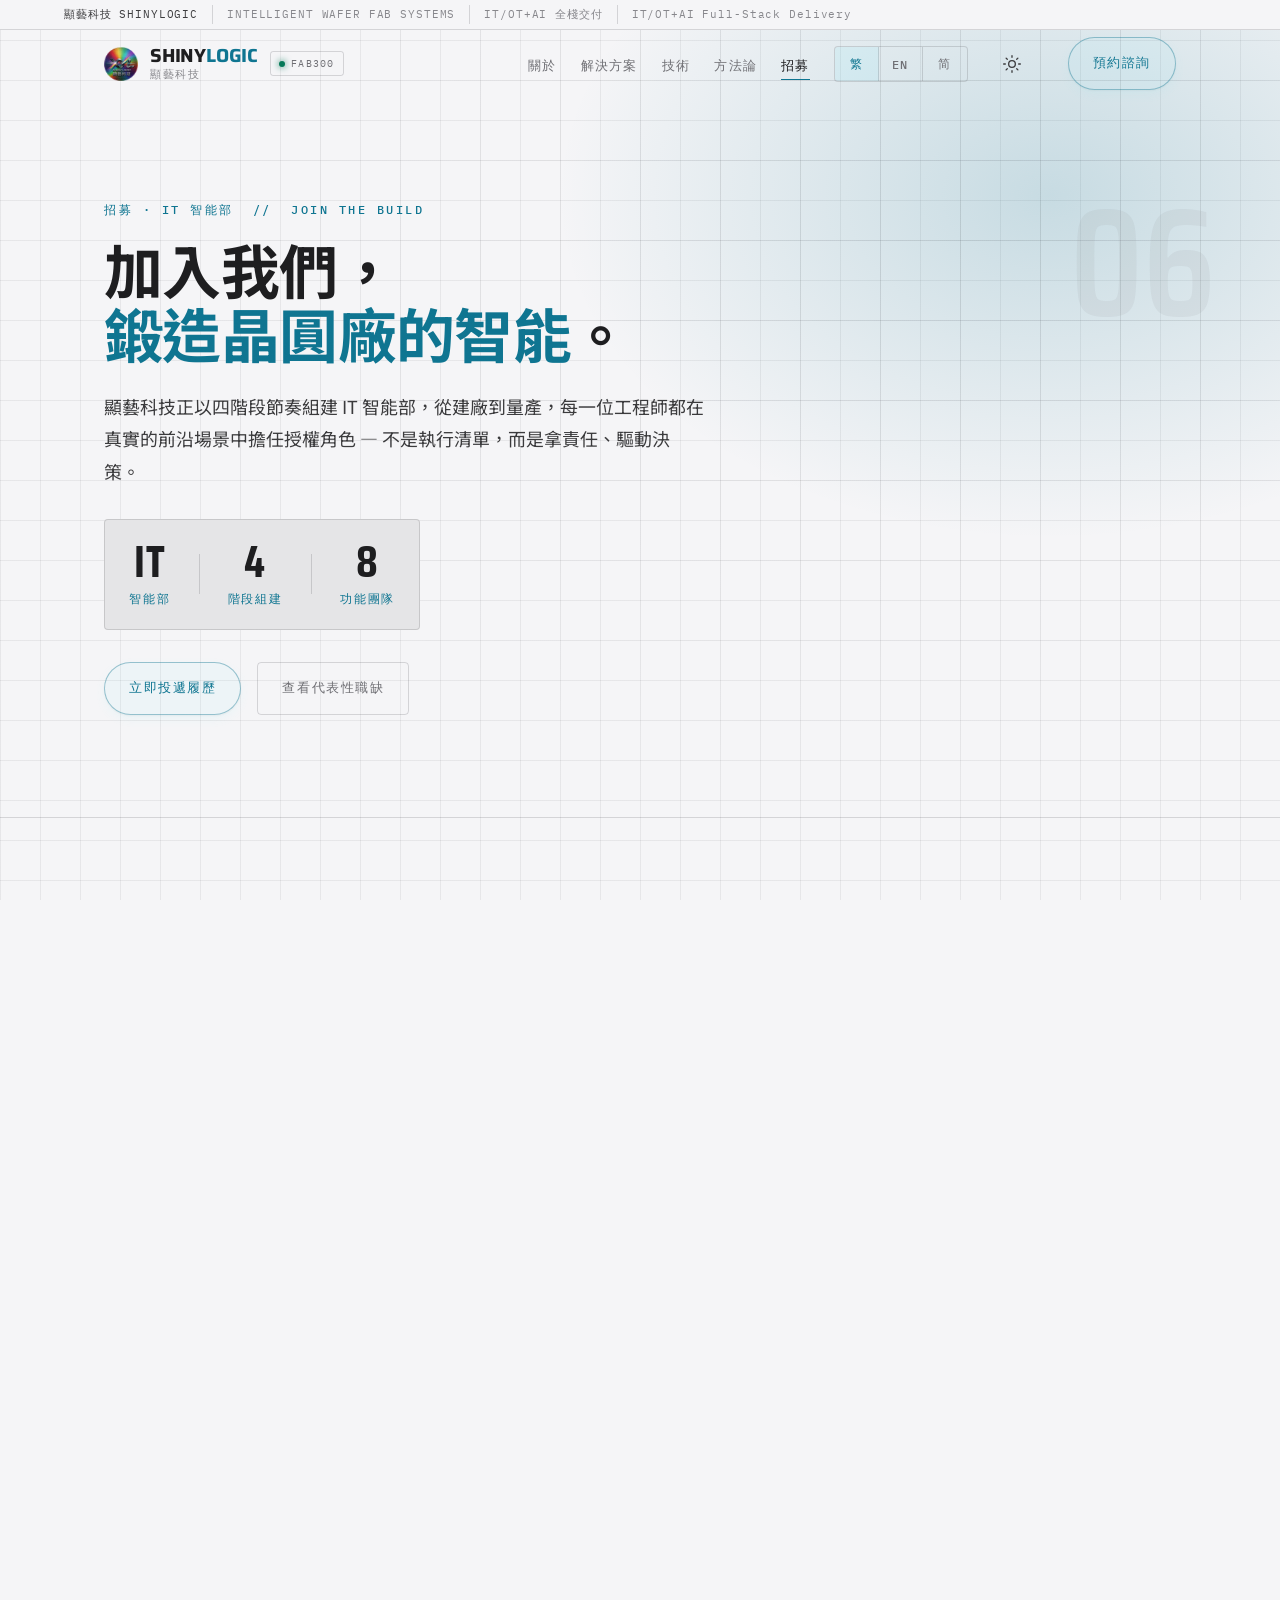
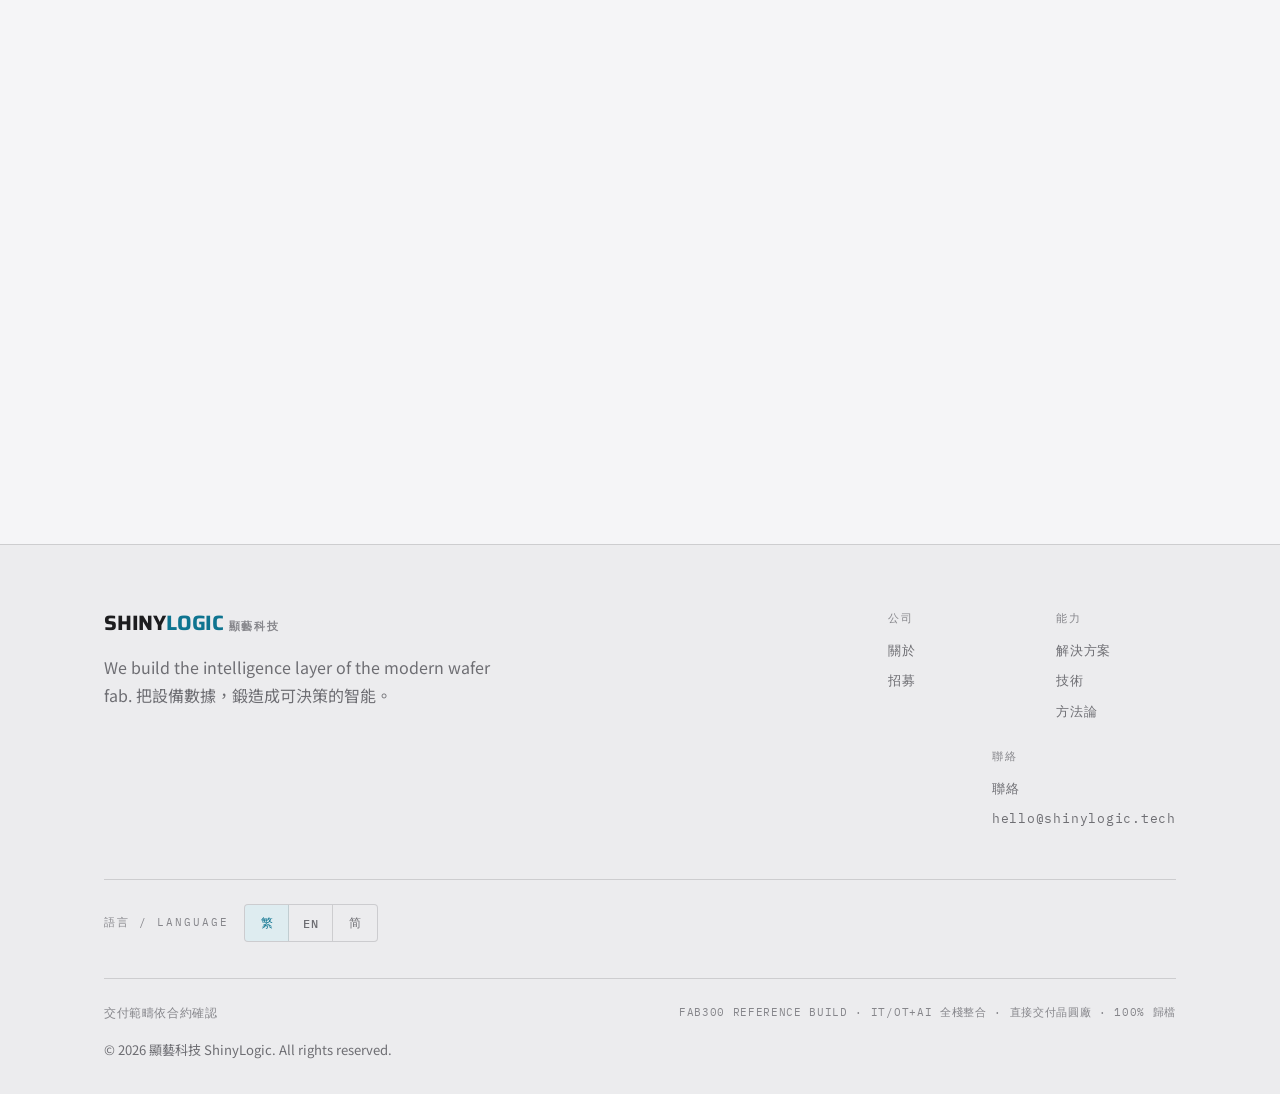
<file: careers.html>
﻿<!DOCTYPE html>
<html lang="zh-Hant">
<head>
  <meta charset="utf-8">
  <meta name="viewport" content="width=device-width, initial-scale=1">
  <title>招募 · 顯藝科技 ShinyLogic</title>
  <meta name="description" content="加入顯藝科技，建構智能晶圓廠的 IT/OT 全棧技術堆疊。四階段組建節奏、前沿技術場景、拿授權拿責任的工程文化，代表性職缺現正開放。">

  <!-- theme + canonical -->
  <meta name="theme-color" content="#07090C">
  <link rel="canonical" href="https://robertoshiu.github.io/shiny-logic/careers.html">

  <!-- favicon -->
  <link rel="icon" href="favicon.svg" type="image/svg+xml">
  <link rel="mask-icon" href="favicon.svg" color="#67E8F9">

  <!-- Open Graph -->
  <meta property="og:type" content="website">
  <meta property="og:site_name" content="顯藝科技 ShinyLogic">
  <meta property="og:title" content="招募 — 顯藝科技 ShinyLogic">
  <meta property="og:description" content="加入顯藝科技，建構智能晶圓廠 IT/OT 全棧系統。前沿技術：GB300 / MES FAB300 / Digital Twin / OT Security。四階段組建節奏，與晶圓廠直接共建智能未來。">
  <meta property="og:url" content="https://robertoshiu.github.io/shiny-logic/careers.html">
  <meta property="og:image" content="https://robertoshiu.github.io/shiny-logic/og-image.png">
  <meta property="og:image:width" content="1200">
  <meta property="og:image:height" content="630">
  <meta property="og:image:alt" content="顯藝科技 ShinyLogic — 智能晶圓廠 IT/OT 全棧建置">
  <meta property="og:locale" content="zh_Hant">
  <meta property="og:locale:alternate" content="en_US">
  <meta property="og:locale:alternate" content="zh_Hans">

  <!-- Twitter -->
  <meta name="twitter:card" content="summary_large_image">
  <meta name="twitter:title" content="招募 — 顯藝科技 ShinyLogic">
  <meta name="twitter:description" content="加入顯藝科技，建構智能晶圓廠 IT/OT 全棧系統。前沿技術：GB300 / MES FAB300 / Digital Twin / OT Security。四階段組建節奏，與晶圓廠直接共建智能未來。">
  <meta name="twitter:image" content="https://robertoshiu.github.io/shiny-logic/og-image.png">
  <meta name="twitter:image:alt" content="顯藝科技 ShinyLogic — 智能晶圓廠 IT/OT 全棧建置">

  <!-- fonts -->
  <link rel="preconnect" href="https://fonts.googleapis.com">
  <link rel="preconnect" href="https://fonts.gstatic.com" crossorigin>
  <link href="https://fonts.googleapis.com/css2?family=IBM+Plex+Mono:wght@400;500;600&family=Noto+Sans+TC:wght@300;400;500;700&family=Saira:wght@300;400;500;600;700;800&family=Saira+Condensed:wght@500;600;700&display=swap" rel="stylesheet">

  <!-- no-FOUC theme script: runs synchronously before paint -->
  <script>
    (function() {
      try {
        var saved = localStorage.getItem('sl-theme');
        var prefersLight = window.matchMedia('(prefers-color-scheme: light)').matches;
        var theme = saved || (prefersLight ? 'light' : 'dark');
        document.documentElement.setAttribute('data-theme', theme);
      } catch (e) {
        document.documentElement.setAttribute('data-theme', 'dark');
      }
    })();
  </script>

  <!-- styles -->
  <link rel="stylesheet" href="styles.css?v=20260620c">

  <!-- progressive enhancement -->
  <noscript><style>.reveal{opacity:1!important;transform:none!important}</style></noscript>

  <!-- deferred scripts — dictionary BEFORE runtime BEFORE core (§14.4) -->
  <script defer src="i18n-dict.js?v=20260620c"></script>
  <script defer src="i18n.js?v=20260620c"></script>
  <script defer src="script.js?v=20260620c"></script>
</head>
<body class="p-careers">

  <!-- grain / noise overlay -->
  <div class="grain" aria-hidden="true"></div>

  <!-- top status strip -->
  <div class="statusbar mono" role="presentation">
    <span class="statusbar__item" data-i18n="common.brandFull">顯藝科技 SHINYLOGIC</span>
    <span class="statusbar__item" data-i18n="common.tagStrip">INTELLIGENT WAFER FAB SYSTEMS</span>
    <span class="statusbar__item" data-i18n="common.fxLabel">IT/OT+AI 全棧交付</span>
    <span class="statusbar__item" data-i18n="common.unitLabel">IT/OT+AI Full-Stack Delivery</span>
  </div>

  <!-- nav -->
  <header>
    <nav class="nav" aria-label="主導覽" data-i18n-attr="aria-label:nav.ariaPrimary">
      <div class="nav__inner">
        <a class="brand" href="index.html" aria-label="顯藝科技 ShinyLogic 首頁" data-i18n-attr="aria-label:nav.ariaHome">
          <picture class="brand__logo" aria-hidden="true"><source srcset="logo.webp" type="image/webp"><img src="logo.png" alt="" width="34" height="34" decoding="async"></picture>
          <span class="brand__col">
            <span class="brand__mark">SHINY<span class="accent">LOGIC</span></span>
            <span class="brand__sub">顯藝科技</span>
          </span>
          <span class="brand__tag"><span class="dot" aria-hidden="true"></span>FAB300</span>
        </a>

        <ul class="nav__links">
          <!-- ACTIVE? about -->
          <li><a class="nav__link" href="about.html" data-i18n="nav.about">關於</a></li>
          <!-- ACTIVE? solutions -->
          <li><a class="nav__link" href="solutions.html" data-i18n="nav.solutions">解決方案</a></li>
          <!-- ACTIVE? technology -->
          <li><a class="nav__link" href="technology.html" data-i18n="nav.technology">技術</a></li>
          <!-- ACTIVE? case-studies (RETITLED 案例 → 方法論; href unchanged) -->
          <li><a class="nav__link" href="case-studies.html" data-i18n="nav.cases">方法論</a></li>
          <!-- ACTIVE? careers -->
          <li><a class="nav__link is-active" href="careers.html" aria-current="page" data-i18n="nav.careers">招募</a></li>

          <li class="nav__lang">
            <div class="langswitch" role="group" aria-label="語言切換" data-i18n-attr="aria-label:lang.aria">
              <button type="button" class="langswitch__btn" data-lang="zh-Hant" aria-pressed="true" lang="zh-Hant">繁</button>
              <button type="button" class="langswitch__btn" data-lang="en" aria-pressed="false" lang="en">EN</button>
              <button type="button" class="langswitch__btn" data-lang="zh-Hans" aria-pressed="false" lang="zh-Hans">简</button>
            </div>
          </li>

          <li class="nav__theme">
            <button type="button" class="theme-toggle" id="themeToggle" aria-pressed="false" data-i18n-attr="aria-label:theme.toggleAria" aria-controls="">
              <svg class="theme-toggle__icon theme-toggle__icon--moon" viewBox="0 0 24 24" fill="none" stroke="currentColor" stroke-width="1.6" stroke-linecap="round" stroke-linejoin="round" aria-hidden="true">
                <path d="M21 12.79A9 9 0 1 1 11.21 3 7 7 0 0 0 21 12.79z"/>
              </svg>
              <svg class="theme-toggle__icon theme-toggle__icon--sun" viewBox="0 0 24 24" fill="none" stroke="currentColor" stroke-width="1.6" stroke-linecap="round" stroke-linejoin="round" aria-hidden="true">
                <circle cx="12" cy="12" r="4"/>
                <path d="M12 2v2M12 20v2M4.93 4.93l1.41 1.41M17.66 17.66l1.41 1.41M2 12h2M20 12h2M4.93 19.07l1.41-1.41M17.66 6.34l1.41-1.41"/>
              </svg>
            </button>
          </li>

          <li><a class="btn btn--primary nav__cta" href="contact.html" data-i18n="cta.plan">預約諮詢 <span class="btn__arrow" aria-hidden="true">→</span></a></li>
        </ul>

        <button class="nav__toggle" id="navToggle" aria-label="開啟選單" aria-expanded="false" aria-controls="navMobile" data-i18n-attr="aria-label:nav.menuOpen">
          <span aria-hidden="true"></span>
        </button>
      </div>
    </nav>

    <!-- mobile menu -->
    <div class="nav__mobile" id="navMobile">
      <!-- ACTIVE? about -->
      <a href="about.html" data-i18n="nav.about">關於</a>
      <!-- ACTIVE? solutions -->
      <a href="solutions.html" data-i18n="nav.solutions">解決方案</a>
      <!-- ACTIVE? technology -->
      <a href="technology.html" data-i18n="nav.technology">技術</a>
      <!-- ACTIVE? case-studies (RETITLED 案例 → 方法論; href unchanged) -->
      <a href="case-studies.html" data-i18n="nav.cases">方法論</a>
      <!-- ACTIVE? careers -->
      <a href="careers.html" class="is-active" aria-current="page" data-i18n="nav.careers">招募</a>

      <div class="nav__mobile-theme">
        <button type="button" class="theme-toggle theme-toggle--mobile" id="themeToggleMobile" aria-pressed="false" data-i18n-attr="aria-label:theme.toggleAria">
          <svg class="theme-toggle__icon theme-toggle__icon--moon" viewBox="0 0 24 24" fill="none" stroke="currentColor" stroke-width="1.6" stroke-linecap="round" stroke-linejoin="round" aria-hidden="true">
            <path d="M21 12.79A9 9 0 1 1 11.21 3 7 7 0 0 0 21 12.79z"/>
          </svg>
          <svg class="theme-toggle__icon theme-toggle__icon--sun" viewBox="0 0 24 24" fill="none" stroke="currentColor" stroke-width="1.6" stroke-linecap="round" stroke-linejoin="round" aria-hidden="true">
            <circle cx="12" cy="12" r="4"/>
            <path d="M12 2v2M12 20v2M4.93 4.93l1.41 1.41M17.66 17.66l1.41 1.41M2 12h2M20 12h2M4.93 19.07l1.41-1.41M17.66 6.34l1.41-1.41"/>
          </svg>
        </button>
      </div>

      <div class="langswitch langswitch--mobile" role="group" aria-label="語言切換" data-i18n-attr="aria-label:lang.aria">
        <button type="button" class="langswitch__btn" data-lang="zh-Hant" aria-pressed="true" lang="zh-Hant">繁</button>
        <button type="button" class="langswitch__btn" data-lang="en" aria-pressed="false" lang="en">EN</button>
        <button type="button" class="langswitch__btn" data-lang="zh-Hans" aria-pressed="false" lang="zh-Hans">简</button>
      </div>

      <a class="btn btn--primary" href="contact.html" data-i18n="cta.plan">預約諮詢 <span class="btn__arrow" aria-hidden="true">→</span></a>
    </div>
  </header>

  <main>

    <!-- ===================== PAGE HERO ===================== -->
    <section class="page-hero p-careers__hero" aria-labelledby="careers-hero-title">
      <div class="page-hero__glow" aria-hidden="true"></div>
      <div class="page-hero__grid" aria-hidden="true"></div>

      <!-- big faint index -->
      <span class="page-hero__index" aria-hidden="true">06</span>

      <div class="wrap page-hero__inner">
        <p class="kicker" data-i18n="careers.heroKicker">招募 · IT 智能部 &nbsp;//&nbsp; JOIN THE BUILD</p>
        <h1 class="page-hero__title" id="careers-hero-title">
          <span data-i18n="careers.heroLine1">加入我們，</span><br>
          <span class="accent" data-i18n="careers.heroLine2">鍛造晶圓廠的智能</span><span data-i18n="careers.heroLine3">。</span>
        </h1>
        <p class="page-hero__lede" data-i18n="careers.heroLede">
          顯藝科技正以四階段節奏組建 IT 智能部，從建廠到量產，每一位工程師都在真實的前沿場景中擔任授權角色 — 不是執行清單，而是拿責任、驅動決策。
        </p>

        <!-- hero metrics -->
        <div class="p-careers__hero-metrics">
          <div class="p-careers__hero-metric">
            <span class="p-careers__hero-num" data-i18n="careers.metricStaff">IT</span>
            <span class="p-careers__hero-unit mono accent" data-i18n="careers.metricStaffLabel">智能部</span>
          </div>
          <div class="p-careers__hero-sep" aria-hidden="true"></div>
          <div class="p-careers__hero-metric">
            <span class="p-careers__hero-num" data-i18n="careers.metricPhases">4</span>
            <span class="p-careers__hero-unit mono accent" data-i18n="careers.metricPhasesLabel">階段組建</span>
          </div>
          <div class="p-careers__hero-sep" aria-hidden="true"></div>
          <div class="p-careers__hero-metric">
            <span class="p-careers__hero-num" data-i18n="careers.metricTeams">8</span>
            <span class="p-careers__hero-unit mono accent" data-i18n="careers.metricTeamsLabel">功能團隊</span>
          </div>
        </div>

        <div class="hero__cta" style="margin-top:2rem">
          <a class="btn btn--primary" href="mailto:hello@shinylogic.tech" data-i18n="careers.ctaApply">立即投遞履歷 <span class="btn__arrow" aria-hidden="true">→</span></a>
          <a class="btn btn--ghost" href="#careers-roles" data-i18n="careers.ctaRoles">查看代表性職缺 <span class="btn__arrow" aria-hidden="true">↓</span></a>
        </div>
      </div>
    </section>

    <!-- ===================== 為何加入 WHY JOIN ===================== -->
    <section id="careers-why" class="section reveal p-careers__why">
      <div class="wrap">

        <header class="section-head">
          <div>
            <span class="kicker" data-i18n="careers.whyKicker">// 01 · WHY SHINYLOGIC</span>
            <h2 class="section-title" data-i18n="careers.whyTitle">前沿技術，真實場景</h2>
            <p class="section-lede" data-i18n="careers.whyLede">
              在這裡，您不是在維護老舊系統，而是在建構全球少數幾個、整合了 GB300 算力與 MES FAB300 的智能晶圓廠 IT 基礎設施。每項決策都直接影響量產良率與業務連續性。
            </p>
          </div>
          <span class="section-index" aria-hidden="true">01</span>
        </header>

        <ol class="p-careers__why-grid" aria-label="四大前沿技術場景">

          <!-- GB300 -->
          <li class="card card--reticle p-careers__why-card reveal" style="--i:0">
            <span class="tick tick--tl" aria-hidden="true"></span>
            <span class="tick tick--tr" aria-hidden="true"></span>
            <span class="tick tick--bl" aria-hidden="true"></span>
            <span class="tick tick--br" aria-hidden="true"></span>

            <div class="p-careers__why-icon" aria-hidden="true">
              <!-- GPU rack: three stacked server bars with heat-vent dots -->
              <svg width="28" height="28" viewBox="0 0 28 28" fill="none" xmlns="http://www.w3.org/2000/svg" aria-hidden="true">
                <rect x="2" y="3" width="24" height="6" rx="1" stroke="#67E8F9" stroke-width="1.5"/>
                <rect x="2" y="11" width="24" height="6" rx="1" stroke="#67E8F9" stroke-width="1.5"/>
                <rect x="2" y="19" width="24" height="6" rx="1" stroke="#67E8F9" stroke-width="1.5"/>
                <circle cx="22" cy="6" r="1.2" fill="#67E8F9"/>
                <circle cx="22" cy="14" r="1.2" fill="#67E8F9"/>
                <circle cx="22" cy="22" r="1.2" fill="#67E8F9"/>
                <line x1="6" y1="6" x2="18" y2="6" stroke="#67E8F9" stroke-width="1" stroke-dasharray="2 2"/>
                <line x1="6" y1="14" x2="18" y2="14" stroke="#67E8F9" stroke-width="1" stroke-dasharray="2 2"/>
                <line x1="6" y1="22" x2="18" y2="22" stroke="#67E8F9" stroke-width="1" stroke-dasharray="2 2"/>
              </svg>
            </div>

            <div>
              <h3 class="p-careers__why-name" data-i18n="careers.why1Name">NVIDIA GB300 算力底座</h3>
              <span class="p-careers__why-en mono accent" data-i18n="careers.why1En">AI COMPUTE INFRASTRUCTURE</span>
              <p class="p-careers__why-desc" data-i18n="careers.why1Desc">
                GB300 NVL72 + HGX B300，構成 AI Fabric 與推理節點。參與液冷機房規劃、GPU 叢集調度與 Digital Twin 算力供給。
              </p>
              <span class="pill" data-i18n="careers.why1Spec">GB300 AI Fabric · 液冷機房</span>
            </div>
          </li>

          <!-- MES FAB300 -->
          <li class="card card--reticle p-careers__why-card reveal" style="--i:1">
            <span class="tick tick--tl" aria-hidden="true"></span>
            <span class="tick tick--tr" aria-hidden="true"></span>
            <span class="tick tick--bl" aria-hidden="true"></span>
            <span class="tick tick--br" aria-hidden="true"></span>

            <div class="p-careers__why-icon" aria-hidden="true">
              <!-- MES flow diagram: wafer + dispatch arrow -->
              <svg width="28" height="28" viewBox="0 0 28 28" fill="none" xmlns="http://www.w3.org/2000/svg" aria-hidden="true">
                <circle cx="8" cy="14" r="5.5" stroke="#67E8F9" stroke-width="1.5"/>
                <circle cx="8" cy="14" r="2.5" stroke="#67E8F9" stroke-width="1"/>
                <line x1="13.5" y1="14" x2="20" y2="14" stroke="#67E8F9" stroke-width="1.5"/>
                <polyline points="17,11 20,14 17,17" stroke="#67E8F9" stroke-width="1.5" stroke-linejoin="round"/>
                <rect x="21" y="10" width="5" height="8" rx="1" stroke="#67E8F9" stroke-width="1.2"/>
                <line x1="22.5" y1="13" x2="24.5" y2="13" stroke="#67E8F9" stroke-width="1"/>
                <line x1="22.5" y1="15" x2="24.5" y2="15" stroke="#67E8F9" stroke-width="1"/>
              </svg>
            </div>

            <div>
              <h3 class="p-careers__why-name" data-i18n="careers.why2Name">MES FAB300 製造執行</h3>
              <span class="p-careers__why-en mono accent" data-i18n="careers.why2En">MANUFACTURING EXECUTION</span>
              <p class="p-careers__why-desc" data-i18n="careers.why2Desc">
                高量產 MES 平台（FAB300）— 全球實證高量產旗艦。主導 EAP/SECS-GEM 機台聯調、WIP 調度與 APC R2R+FDC 閉環。
              </p>
              <span class="pill" data-i18n="careers.why2Spec">高量產 MES · FAB300</span>
            </div>
          </li>

          <!-- Digital Twin -->
          <li class="card card--reticle p-careers__why-card reveal" style="--i:2">
            <span class="tick tick--tl" aria-hidden="true"></span>
            <span class="tick tick--tr" aria-hidden="true"></span>
            <span class="tick tick--bl" aria-hidden="true"></span>
            <span class="tick tick--br" aria-hidden="true"></span>

            <div class="p-careers__why-icon" aria-hidden="true">
              <!-- Twin: two overlapping wireframe squares -->
              <svg width="28" height="28" viewBox="0 0 28 28" fill="none" xmlns="http://www.w3.org/2000/svg" aria-hidden="true">
                <rect x="2" y="5" width="16" height="16" rx="1" stroke="#67E8F9" stroke-width="1.5"/>
                <rect x="10" y="7" width="16" height="16" rx="1" stroke="#67E8F9" stroke-width="1" stroke-dasharray="3 2" opacity=".6"/>
                <line x1="2" y1="5" x2="10" y2="7" stroke="#67E8F9" stroke-width="1" opacity=".5"/>
                <line x1="18" y1="5" x2="26" y2="7" stroke="#67E8F9" stroke-width="1" opacity=".5"/>
                <line x1="18" y1="21" x2="26" y2="23" stroke="#67E8F9" stroke-width="1" opacity=".5"/>
                <circle cx="10" cy="13" r="2" stroke="#67E8F9" stroke-width="1" opacity=".7"/>
              </svg>
            </div>

            <div>
              <h3 class="p-careers__why-name" data-i18n="careers.why3Name">Digital Twin 數位孿生</h3>
              <span class="p-careers__why-en mono accent" data-i18n="careers.why3En">DIGITAL TWIN &amp; AI AGENTS</span>
              <p class="p-careers__why-desc" data-i18n="careers.why3Desc">
                以 NVIDIA Omniverse 建構即時 3D 產線映像；Agentic RAG 自主推理並閉環回饋製程配方。在此場景中開發、訓練與部署 LLM。
              </p>
              <span class="pill" data-i18n="careers.why3Spec">Omniverse · Agentic RAG</span>
            </div>
          </li>

          <!-- OT Security -->
          <li class="card card--reticle p-careers__why-card reveal" style="--i:3">
            <span class="tick tick--tl" aria-hidden="true"></span>
            <span class="tick tick--tr" aria-hidden="true"></span>
            <span class="tick tick--bl" aria-hidden="true"></span>
            <span class="tick tick--br" aria-hidden="true"></span>

            <div class="p-careers__why-icon" aria-hidden="true">
              <!-- OT Security: shield + OT network lines -->
              <svg width="28" height="28" viewBox="0 0 28 28" fill="none" xmlns="http://www.w3.org/2000/svg" aria-hidden="true">
                <path d="M14 2.5 L23 6 L23 13.5 C23 18.5 19.1 22.7 14 24.5 C8.9 22.7 5 18.5 5 13.5 L5 6 Z" stroke="#67E8F9" stroke-width="1.5" stroke-linejoin="round"/>
                <line x1="9" y1="13.5" x2="19" y2="13.5" stroke="#67E8F9" stroke-width="1" stroke-dasharray="2 2"/>
                <line x1="14" y1="8.5" x2="14" y2="18.5" stroke="#67E8F9" stroke-width="1" stroke-dasharray="2 2"/>
                <circle cx="14" cy="13.5" r="2.5" stroke="#67E8F9" stroke-width="1.2"/>
                <circle cx="14" cy="13.5" r="1" fill="#67E8F9" opacity=".7"/>
              </svg>
            </div>

            <div>
              <h3 class="p-careers__why-name" data-i18n="careers.why4Name">OT 安全 / SOC 24×7</h3>
              <span class="p-careers__why-en mono accent" data-i18n="careers.why4En">OT SECURITY &amp; SOC</span>
              <p class="p-careers__why-desc" data-i18n="careers.why4Desc">
                OT 入侵偵測與資產可視化、SIEM/SOAR、NGFW，對齊 IEC 62443 與 SEMI E187。建立並運營全廠 SOC 24×7，守護製程連續性。
              </p>
              <span class="pill" data-i18n="careers.why4Spec">IEC 62443 · SOC 24×7</span>
            </div>
          </li>

        </ol>

      </div>
    </section>

    <!-- ===================== 團隊 TEAMS ===================== -->
    <section id="careers-teams" class="section section--alt reveal p-careers__teams">
      <div class="wrap">

        <header class="section-head">
          <div>
            <span class="kicker" data-i18n="careers.teamsKicker">// 02 · TEAM FUNCTIONS</span>
            <h2 class="section-title" data-i18n="careers.teamsTitle">IT 智能部，<span class="accent">八大職能</span></h2>
            <p class="section-lede" data-i18n="careers.teamsLede">
              每個職能團隊都是獨立授權的作戰單元，對其領域的架構決策、交付品質與業務連續性負完整責任。
            </p>
          </div>
          <span class="section-index" aria-hidden="true">02</span>
        </header>

        <div class="p-careers__teams-grid" role="list" aria-label="IT 智能部八大職能">

          <!-- 架構治理 -->
          <article class="p-careers__team-card panel reveal" style="--i:0" role="listitem">
            <div class="p-careers__team-head">
              <span class="p-careers__team-index mono accent" aria-hidden="true">T1</span>
              <div>
                <h3 class="p-careers__team-name" data-i18n="careers.team1Name">架構治理</h3>
                <span class="p-careers__team-en mono steel" data-i18n="careers.team1En">ARCHITECTURE &amp; GOVERNANCE</span>
              </div>
            </div>
            <hr class="hairline">
            <p class="p-careers__team-desc" data-i18n="careers.team1Desc">
              制定 IT/OT 六層技術堆疊藍圖、標準與 Gate 審查流程；RACI 管理與跨廠知識模板歸檔。
            </p>
            <div class="p-careers__team-tags cluster">
              <span class="tag" data-i18n="careers.team1Tag1">企業架構</span>
              <span class="tag">RACI</span>
              <span class="tag">Gate Review</span>
            </div>
          </article>

          <!-- MES/EAP -->
          <article class="p-careers__team-card panel reveal" style="--i:1" role="listitem">
            <div class="p-careers__team-head">
              <span class="p-careers__team-index mono accent" aria-hidden="true">T2</span>
              <div>
                <h3 class="p-careers__team-name" data-i18n="careers.team2Name">MES / EAP</h3>
                <span class="p-careers__team-en mono steel" data-i18n="careers.team2En">MANUFACTURING EXECUTION</span>
              </div>
            </div>
            <hr class="hairline">
            <p class="p-careers__team-desc" data-i18n="careers.team2Desc">
              高量產 MES 平台（FAB300）實施、SECS-GEM/GEM300 機台聯調、WIP 調度優化與 APC R2R+FDC 閉環。
            </p>
            <div class="p-careers__team-tags cluster">
              <span class="tag">FAB300</span>
              <span class="tag">SECS-GEM</span>
              <span class="tag" data-i18n="careers.team2Tag1">APC FDC</span>
            </div>
          </article>

          <!-- AI/MLOps -->
          <article class="p-careers__team-card panel reveal" style="--i:2" role="listitem">
            <div class="p-careers__team-head">
              <span class="p-careers__team-index mono accent" aria-hidden="true">T3</span>
              <div>
                <h3 class="p-careers__team-name" data-i18n="careers.team3Name">AI / MLOps</h3>
                <span class="p-careers__team-en mono steel" data-i18n="careers.team3En">AI &amp; MLOPS</span>
              </div>
            </div>
            <hr class="hairline">
            <p class="p-careers__team-desc" data-i18n="careers.team3Desc">
              模型訓練與部署平台（基於 GB300 AI Fabric）、Agentic RAG 開發、Digital Twin 算力供給與 MLOps 流水線。
            </p>
            <div class="p-careers__team-tags cluster">
              <span class="tag">GB300 NVL72</span>
              <span class="tag">Agentic RAG</span>
              <span class="tag">Omniverse</span>
            </div>
          </article>

          <!-- 網絡 -->
          <article class="p-careers__team-card panel reveal" style="--i:3" role="listitem">
            <div class="p-careers__team-head">
              <span class="p-careers__team-index mono accent" aria-hidden="true">T4</span>
              <div>
                <h3 class="p-careers__team-name" data-i18n="careers.team4Name">網絡</h3>
                <span class="p-careers__team-en mono steel" data-i18n="careers.team4En">NETWORK FABRIC</span>
              </div>
            </div>
            <hr class="hairline">
            <p class="p-careers__team-desc" data-i18n="careers.team4Desc">
              Quantum-X800 InfiniBand 800Gb/s AI Fabric、Spectrum-X 東西向交換及南北向生產網設計與維運。
            </p>
            <div class="p-careers__team-tags cluster">
              <span class="tag">Quantum-X800</span>
              <span class="tag">Spectrum-X</span>
              <span class="tag">OT 網段</span>
            </div>
          </article>

          <!-- 資安/SOC -->
          <article class="p-careers__team-card panel reveal" style="--i:4" role="listitem">
            <div class="p-careers__team-head">
              <span class="p-careers__team-index mono accent" aria-hidden="true">T5</span>
              <div>
                <h3 class="p-careers__team-name" data-i18n="careers.team5Name">資安 / SOC</h3>
                <span class="p-careers__team-en mono steel" data-i18n="careers.team5En">SECURITY &amp; SOC</span>
              </div>
            </div>
            <hr class="hairline">
            <p class="p-careers__team-desc" data-i18n="careers.team5Desc">
              OT 入侵偵測與資產可視化、SOC 24×7 SIEM/SOAR 運營、NGFW/EDR/IAM/PAM，對齊 IEC 62443 與等保 2.0 三級。
            </p>
            <div class="p-careers__team-tags cluster">
              <span class="tag">IEC 62443</span>
              <span class="tag">SIEM/SOAR</span>
              <span class="tag">等保 2.0</span>
            </div>
          </article>

          <!-- DR -->
          <article class="p-careers__team-card panel reveal" style="--i:5" role="listitem">
            <div class="p-careers__team-head">
              <span class="p-careers__team-index mono accent" aria-hidden="true">T6</span>
              <div>
                <h3 class="p-careers__team-name" data-i18n="careers.team6Name">DR 業務連續性</h3>
                <span class="p-careers__team-en mono steel" data-i18n="careers.team6En">DISASTER RECOVERY</span>
              </div>
            </div>
            <hr class="hairline">
            <p class="p-careers__team-desc" data-i18n="careers.team6Desc">
              溫備援跨區域架構、異步複製、SD-WAN 雙 ISP；保障 RTO ≤ 4hr / RPO ≤ 15min，DR 演練納入季度 Review。
            </p>
            <div class="p-careers__team-tags cluster">
              <span class="tag">RTO ≤ 4hr</span>
              <span class="tag">RPO ≤ 15min</span>
              <span class="tag">SD-WAN</span>
            </div>
          </article>

          <!-- 企業整合 -->
          <article class="p-careers__team-card panel reveal" style="--i:6" role="listitem">
            <div class="p-careers__team-head">
              <span class="p-careers__team-index mono accent" aria-hidden="true">T7</span>
              <div>
                <h3 class="p-careers__team-name" data-i18n="careers.team7Name">企業整合</h3>
                <span class="p-careers__team-en mono steel" data-i18n="careers.team7En">ENTERPRISE INTEGRATION</span>
              </div>
            </div>
            <hr class="hairline">
            <p class="p-careers__team-desc" data-i18n="careers.team7Desc">
              打通 ISA-95 L3↔L4 數據流：ERP/PLM 接口、AMHS/MCS、LIMS、FMCS；確保跨系統數據完整性。
            </p>
            <div class="p-careers__team-tags cluster">
              <span class="tag">ISA-95</span>
              <span class="tag">ERP/PLM</span>
              <span class="tag">AMHS/MCS</span>
            </div>
          </article>

          <!-- 中控 CCC -->
          <article class="p-careers__team-card panel reveal" style="--i:7" role="listitem">
            <div class="p-careers__team-head">
              <span class="p-careers__team-index mono accent" aria-hidden="true">T8</span>
              <div>
                <h3 class="p-careers__team-name" data-i18n="careers.team8Name">中控 CCC</h3>
                <span class="p-careers__team-en mono steel" data-i18n="careers.team8En">CENTRAL COMMAND &amp; CONTROL</span>
              </div>
            </div>
            <hr class="hairline">
            <p class="p-careers__team-desc" data-i18n="careers.team8Desc">
              整合全廠事件告警、KPI 看板、異常升級與跨部門協調；CCC 中控台是全廠可觀測性的單一入口。
            </p>
            <div class="p-careers__team-tags cluster">
              <span class="tag" data-i18n="careers.team8Tag1">CCC 中控台</span>
              <span class="tag" data-i18n="careers.team8Tag2">全廠告警</span>
              <span class="tag" data-i18n="careers.team8Tag3">KPI 看板</span>
            </div>
          </article>

        </div><!-- /.p-careers__teams-grid -->

        <div class="p-careers__teams-foot" aria-hidden="true">
          <span class="mono steel">// FIG.02 &nbsp;·&nbsp; IT 智能部 FUNCTION MAP &nbsp;·&nbsp; 8 TEAMS · FAB300</span>
          <span class="mono steel">X:IT01&nbsp;&nbsp;Y:0008</span>
        </div>

      </div>
    </section>

    <!-- ===================== 招募節奏 HIRING RHYTHM ===================== -->
    <section id="careers-phases" class="section reveal p-careers__phases">
      <div class="wrap">

        <header class="section-head">
          <div>
            <span class="kicker" data-i18n="careers.phasesKicker">// 03 · HIRING RHYTHM</span>
            <h2 class="section-title" data-i18n="careers.phasesTitle">四階段組建，逐步到位</h2>
            <p class="section-lede" data-i18n="careers.phasesLede">
              人員編制與建廠進度嚴格對齊 — 每個階段的新增崗位，都在技術轉折點前完成到位，確保每一位工程師都能在最需要的時刻發揮授權角色。
            </p>
          </div>
          <span class="section-index" aria-hidden="true">03</span>
        </header>

        <div class="p-careers__phase-track panel reticle" role="list" aria-label="四階段招募節奏">
          <span class="tick tick--tl" aria-hidden="true"></span>
          <span class="tick tick--tr" aria-hidden="true"></span>
          <span class="tick tick--bl" aria-hidden="true"></span>
          <span class="tick tick--br" aria-hidden="true"></span>

          <!-- Phase 1 建廠 -->
          <article class="p-careers__phase reveal" style="--i:0" role="listitem" data-phase="1">
            <div class="p-careers__phase-head">
              <span class="p-careers__phase-tag mono accent" data-i18n="careers.phase1Tag">P1 · 建廠期</span>
              <span class="p-careers__phase-months mono steel" data-i18n="careers.phase1Months">M1 – M6</span>
            </div>
            <div class="p-careers__phase-count">
              <span class="p-careers__phase-num" aria-label="P1 建廠期" data-i18n="careers.phase1Count">先鋒</span>
              <span class="p-careers__phase-unit mono fog" data-i18n="careers.phaseUnit">編組</span>
            </div>
            <div class="p-careers__phase-bar-wrap" aria-hidden="true">
              <div class="p-careers__phase-bar" style="--pct:25"></div>
            </div>
            <p class="p-careers__phase-note" data-i18n="careers.phase1Note">
              核心架構師與 MES/網絡先鋒，制定技術藍圖，完成機房選址與基礎設施規劃。
            </p>
            <div class="p-careers__phase-focus cluster">
              <span class="tag" data-i18n="careers.phase1Focus1">架構治理</span>
              <span class="tag" data-i18n="careers.phase1Focus2">基建規劃</span>
            </div>
          </article>

          <!-- Phase 2 裝機 -->
          <article class="p-careers__phase reveal" style="--i:1" role="listitem" data-phase="2">
            <div class="p-careers__phase-head">
              <span class="p-careers__phase-tag mono accent" data-i18n="careers.phase2Tag">P2 · 裝機期</span>
              <span class="p-careers__phase-months mono steel" data-i18n="careers.phase2Months">M7 – M15</span>
            </div>
            <div class="p-careers__phase-count">
              <span class="p-careers__phase-num" aria-label="P2 裝機期" data-i18n="careers.phase2Count">主力</span>
              <span class="p-careers__phase-unit mono fog" data-i18n="careers.phaseUnit">編組</span>
            </div>
            <div class="p-careers__phase-bar-wrap" aria-hidden="true">
              <div class="p-careers__phase-bar" style="--pct:55"></div>
            </div>
            <p class="p-careers__phase-note" data-i18n="careers.phase2Note">
              GB300 NVL72 主交付、AI Fabric 建置、MES 上線；網絡、資安、MLOps 團隊主力加入。
            </p>
            <div class="p-careers__phase-focus cluster">
              <span class="tag">GB300 AI Fabric</span>
              <span class="tag">MES</span>
              <span class="tag" data-i18n="careers.phase2Focus1">資安 SOC</span>
            </div>
          </article>

          <!-- Phase 3 試產 -->
          <article class="p-careers__phase reveal" style="--i:2" role="listitem" data-phase="3">
            <div class="p-careers__phase-head">
              <span class="p-careers__phase-tag mono accent" data-i18n="careers.phase3Tag">P3 · 試產期</span>
              <span class="p-careers__phase-months mono steel" data-i18n="careers.phase3Months">M16 – M21</span>
            </div>
            <div class="p-careers__phase-count">
              <span class="p-careers__phase-num" aria-label="P3 試產期" data-i18n="careers.phase3Count">全員</span>
              <span class="p-careers__phase-unit mono fog" data-i18n="careers.phaseUnit">編組</span>
            </div>
            <div class="p-careers__phase-bar-wrap" aria-hidden="true">
              <div class="p-careers__phase-bar" style="--pct:85"></div>
            </div>
            <p class="p-careers__phase-note" data-i18n="careers.phase3Note">
              DR 首輪演練、Digital Twin 上線、良率優化閉環啟動；AI/MLOps 與 CCC 中控全員到位。
            </p>
            <div class="p-careers__phase-focus cluster">
              <span class="tag">DR 演練</span>
              <span class="tag">Digital Twin</span>
              <span class="tag" data-i18n="careers.phase3Focus1">良率優化</span>
            </div>
          </article>

          <!-- Phase 4 量產 -->
          <article class="p-careers__phase reveal" style="--i:3" role="listitem" data-phase="4">
            <div class="p-careers__phase-head">
              <span class="p-careers__phase-tag mono accent" data-i18n="careers.phase4Tag">P4 · 量產期</span>
              <span class="p-careers__phase-months mono steel" data-i18n="careers.phase4Months">M22+</span>
            </div>
            <div class="p-careers__phase-count">
              <span class="p-careers__phase-num" aria-label="P4 量產期" data-i18n="careers.phase4Count">常態</span>
              <span class="p-careers__phase-unit mono fog" data-i18n="careers.phaseUnit">編組</span>
            </div>
            <div class="p-careers__phase-bar-wrap" aria-hidden="true">
              <div class="p-careers__phase-bar" style="--pct:100"></div>
            </div>
            <p class="p-careers__phase-note" data-i18n="careers.phase4Note">
              全員就位，持續維運與優化；SLO ≥ 95%、良率 ≥ 90% 承諾生效，跨廠模板 100% 歸檔。
            </p>
            <div class="p-careers__phase-focus cluster">
              <span class="tag">SLO ≥ 95%</span>
              <span class="tag" data-i18n="careers.phase4Focus1">持續優化</span>
              <span class="tag" data-i18n="careers.phase4Focus2">跨廠複製</span>
            </div>
          </article>

        </div><!-- /.p-careers__phase-track -->

        <footer class="p-careers__phases-foot">
          <hr class="rule" aria-hidden="true">
          <div class="p-careers__phases-foot-inner">
            <span class="mono steel" aria-hidden="true">P1 → P2 → P3 → P4</span>
            <span class="mono steel" data-i18n="careers.phaseFootNote">先鋒 → 主力 → 全員 → 常態 · 人員依四階段建廠節奏到位</span>
            <span class="mono steel" aria-hidden="true">[ STAFFING PLAN · FAB300 ]</span>
          </div>
        </footer>

      </div>
    </section>

    <!-- ===================== 文化價值 CULTURE ===================== -->
    <section id="careers-culture" class="section section--alt reveal p-careers__culture">
      <div class="wrap">

        <header class="section-head">
          <div>
            <span class="kicker" data-i18n="careers.cultureKicker">// 04 · CULTURE &amp; VALUES</span>
            <h2 class="section-title" data-i18n="careers.cultureTitle"><span class="accent">拿授權</span>，<span class="accent">拿責任</span></h2>
            <p class="section-lede" data-i18n="careers.cultureLede">
              我們不是一家用流程規避責任的公司。每一個角色都有清晰的 RACI A（Accountable）— 你對自己的領域的決策結果負責，也擁有推動它所需的全部授權。
            </p>
          </div>
          <span class="section-index" aria-hidden="true">04</span>
        </header>

        <div class="p-careers__culture-body">

          <!-- 左: 文化說明 + 承諾 -->
          <div class="p-careers__culture-left">
            <div class="p-careers__culture-block panel reticle">
              <span class="tick tick--tl" aria-hidden="true"></span>
              <span class="tick tick--tr" aria-hidden="true"></span>
              <span class="tick tick--bl" aria-hidden="true"></span>
              <span class="tick tick--br" aria-hidden="true"></span>

              <div class="p-careers__culture-inner">
                <span class="mono accent eyebrow" data-i18n="careers.culture1Kicker">// PRINCIPLE 01</span>
                <h3 class="p-careers__culture-h3" data-i18n="careers.culture1Title">授權不是口號</h3>
                <p data-i18n="careers.culture1Body">
                  每個技術決策都有且只有一個 A（Accountable Owner）。沒有「上面還要核准」的迴圈——如果你是 A，你就有最終拍板權，也承擔結果。我們以合約 Gate 確認，不以層級審批代替。
                </p>
              </div>
            </div>

            <div class="p-careers__culture-block panel reticle">
              <span class="tick tick--tl" aria-hidden="true"></span>
              <span class="tick tick--tr" aria-hidden="true"></span>
              <span class="tick tick--bl" aria-hidden="true"></span>
              <span class="tick tick--br" aria-hidden="true"></span>

              <div class="p-careers__culture-inner">
                <span class="mono accent eyebrow" data-i18n="careers.culture2Kicker">// PRINCIPLE 02</span>
                <h3 class="p-careers__culture-h3" data-i18n="careers.culture2Title">責任由架構承諾</h3>
                <p data-i18n="careers.culture2Body">
                  SLO ≥ 95%、RTO ≤ 4hr、良率 ≥ 90% 不是 KPI 口號，而是寫入合約的承諾。這代表每一個系統設計都有後果，我們的工程師不只交付，更守住業務連續性。
                </p>
              </div>
            </div>

            <div class="p-careers__culture-block panel reticle">
              <span class="tick tick--tl" aria-hidden="true"></span>
              <span class="tick tick--tr" aria-hidden="true"></span>
              <span class="tick tick--bl" aria-hidden="true"></span>
              <span class="tick tick--br" aria-hidden="true"></span>

              <div class="p-careers__culture-inner">
                <span class="mono accent eyebrow" data-i18n="careers.culture3Kicker">// PRINCIPLE 03</span>
                <h3 class="p-careers__culture-h3" data-i18n="careers.culture3Title">數字說話，風險透明</h3>
                <p data-i18n="careers.culture3Body">
                  三級風險升級（紅/黃/綠），DR 季度演練納入 Review 閉環，跨廠模板 100% 歸檔。沒有隱藏問題的文化，只有面對問題的工具與流程。
                </p>
              </div>
            </div>
          </div>

          <!-- 右: 文化指標 -->
          <div class="p-careers__culture-right">
            <div class="p-careers__culture-metrics panel">
              <span class="mono accent eyebrow p-careers__culture-metrics-kicker" data-i18n="careers.cultureMetricsKicker">// OPERATING NORMS</span>
              <hr class="hairline" style="margin-block:1rem">

              <div class="p-careers__culture-metric">
                <span class="p-careers__culture-metric-val mono accent" data-i18n="careers.cmVal1">8 Gate</span>
                <span class="p-careers__culture-metric-label" data-i18n="careers.cmLabel1">四階段 Gate 審查，逐道把關推進</span>
              </div>
              <hr class="hairline">
              <div class="p-careers__culture-metric">
                <span class="p-careers__culture-metric-val mono accent" data-i18n="careers.cmVal2">1 A / 議題</span>
                <span class="p-careers__culture-metric-label" data-i18n="careers.cmLabel2">RACI 每議題唯一 Accountable Owner</span>
              </div>
              <hr class="hairline">
              <div class="p-careers__culture-metric">
                <span class="p-careers__culture-metric-val mono accent" data-i18n="careers.cmVal3">3 級</span>
                <span class="p-careers__culture-metric-label" data-i18n="careers.cmLabel3">風險升級（紅/黃/綠）透明化</span>
              </div>
              <hr class="hairline">
              <div class="p-careers__culture-metric">
                <span class="p-careers__culture-metric-val mono accent" data-i18n="careers.cmVal4">季度</span>
                <span class="p-careers__culture-metric-label" data-i18n="careers.cmLabel4">DR 演練，納入季度 Review 閉環</span>
              </div>
              <hr class="hairline">
              <div class="p-careers__culture-metric">
                <span class="p-careers__culture-metric-val mono accent" data-i18n="careers.cmVal5">100%</span>
                <span class="p-careers__culture-metric-label" data-i18n="careers.cmLabel5">跨廠模板知識歸檔，無知識孤島</span>
              </div>
            </div>

            <!-- 徽章 -->
            <div class="p-careers__culture-badges cluster" aria-label="合規與標準">
              <span class="pill" data-i18n="careers.badge1">等保 2.0 三級</span>
              <span class="pill">IEC 62443</span>
              <span class="pill">SEMI E187</span>
              <span class="pill">ISA-95</span>
              <span class="pill" data-i18n="careers.badge5">密評</span>
            </div>
          </div>

        </div>

      </div>
    </section>

    <!-- ===================== 代表性職缺 OPEN ROLES ===================== -->
    <section id="careers-roles" class="section reveal p-careers__roles">
      <div class="wrap">

        <header class="section-head">
          <div>
            <span class="kicker" data-i18n="careers.rolesKicker">// 05 · OPEN ROLES</span>
            <h2 class="section-title" data-i18n="careers.rolesTitle">代表性職缺</h2>
            <p class="section-lede" data-i18n="careers.rolesLede">
              以下為現階段代表性開放崗位。全職、外派到廠，依建廠進度逐步錄用。未見到您的專業？歡迎主動聯絡。
            </p>
          </div>
          <span class="section-index" aria-hidden="true">05</span>
        </header>

        <ol class="p-careers__roles-list" aria-label="代表性職缺列表">

          <!-- 角色 1 -->
          <li class="p-careers__role-item reveal" style="--i:0">
            <div class="p-careers__role-inner panel">
              <div class="p-careers__role-left">
                <div class="p-careers__role-meta">
                  <span class="p-careers__role-code mono steel" aria-hidden="true">JD-001</span>
                  <span class="tag p-careers__role-team" data-i18n="careers.roleTeam_arch">架構治理</span>
                </div>
                <h3 class="p-careers__role-title" data-i18n="careers.role1Title">IT/OT 解決方案架構師</h3>
                <span class="p-careers__role-en mono fog" data-i18n="careers.role1En">IT/OT SOLUTION ARCHITECT</span>
                <p class="p-careers__role-desc" data-i18n="careers.role1Desc">
                  主導六層技術堆疊設計、Gate 技術審查、跨廠標準模板制定。需具備晶圓廠 IT/OT 整合經驗及 ISA-95 / IEC 62443 知識。
                </p>
              </div>
              <div class="p-careers__role-right">
                <div class="p-careers__role-specs cluster">
                  <span class="pill" data-i18n="careers.role1Phase">裝機期優先</span>
                  <span class="pill" data-i18n="careers.role1Level">高級 / Staff</span>
                </div>
                <a class="btn btn--primary p-careers__role-apply" href="mailto:hello@shinylogic.tech?subject=應徵：IT/OT 解決方案架構師 JD-001" data-i18n="careers.applyBtn" aria-label="應徵 IT/OT 解決方案架構師">
                  <svg width="16" height="16" viewBox="0 0 24 24" fill="none" stroke="currentColor" stroke-width="1.5" aria-hidden="true"><path d="M4 4h16c1.1 0 2 .9 2 2v12c0 1.1-.9 2-2 2H4c-1.1 0-2-.9-2-2V6c0-1.1.9-2 2-2z"/><polyline points="22,6 12,13 2,6"/></svg>
                  投遞履歷
                </a>
              </div>
            </div>
          </li>

          <!-- 角色 2 -->
          <li class="p-careers__role-item reveal" style="--i:1">
            <div class="p-careers__role-inner panel">
              <div class="p-careers__role-left">
                <div class="p-careers__role-meta">
                  <span class="p-careers__role-code mono steel" aria-hidden="true">JD-002</span>
                  <span class="tag p-careers__role-team" data-i18n="careers.roleTeam_mes">MES / EAP</span>
                </div>
                <h3 class="p-careers__role-title" data-i18n="careers.role2Title">MES 資深工程師（FAB300）</h3>
                <span class="p-careers__role-en mono fog" data-i18n="careers.role2En">SR. MES ENGINEER — FAB300</span>
                <p class="p-careers__role-desc" data-i18n="careers.role2Desc">
                  高量產 MES 平台（FAB300）模組實施、SECS-GEM/GEM300 機台聯調、Dispatching/WIP 調度優化與 APC R2R+FDC 閉環。
                </p>
              </div>
              <div class="p-careers__role-right">
                <div class="p-careers__role-specs cluster">
                  <span class="pill" data-i18n="careers.role2Phase">裝機期優先</span>
                  <span class="pill" data-i18n="careers.role2Level">中高級</span>
                </div>
                <a class="btn btn--primary p-careers__role-apply" href="mailto:hello@shinylogic.tech?subject=應徵：MES 資深工程師（FAB300）JD-002" data-i18n="careers.applyBtn" aria-label="應徵 MES 資深工程師">
                  <svg width="16" height="16" viewBox="0 0 24 24" fill="none" stroke="currentColor" stroke-width="1.5" aria-hidden="true"><path d="M4 4h16c1.1 0 2 .9 2 2v12c0 1.1-.9 2-2 2H4c-1.1 0-2-.9-2-2V6c0-1.1.9-2 2-2z"/><polyline points="22,6 12,13 2,6"/></svg>
                  投遞履歷
                </a>
              </div>
            </div>
          </li>

          <!-- 角色 3 -->
          <li class="p-careers__role-item reveal" style="--i:2">
            <div class="p-careers__role-inner panel">
              <div class="p-careers__role-left">
                <div class="p-careers__role-meta">
                  <span class="p-careers__role-code mono steel" aria-hidden="true">JD-003</span>
                  <span class="tag p-careers__role-team" data-i18n="careers.roleTeam_ai">AI / MLOps</span>
                </div>
                <h3 class="p-careers__role-title" data-i18n="careers.role3Title">AI/MLOps 工程師（GPU 叢集）</h3>
                <span class="p-careers__role-en mono fog" data-i18n="careers.role3En">AI/MLOPS ENGINEER — GPU CLUSTER</span>
                <p class="p-careers__role-desc" data-i18n="careers.role3Desc">
                  基於 GB300 NVL72 的模型訓練/推理平台建置、MLOps 流水線、Agentic RAG 開發及 Omniverse Digital Twin 算力供給。
                </p>
              </div>
              <div class="p-careers__role-right">
                <div class="p-careers__role-specs cluster">
                  <span class="pill" data-i18n="careers.role3Phase">裝機期 — 試產期</span>
                  <span class="pill" data-i18n="careers.role3Level">中高級 / Senior</span>
                </div>
                <a class="btn btn--primary p-careers__role-apply" href="mailto:hello@shinylogic.tech?subject=應徵：AI/MLOps 工程師（GPU 叢集）JD-003" data-i18n="careers.applyBtn" aria-label="應徵 AI/MLOps 工程師">
                  <svg width="16" height="16" viewBox="0 0 24 24" fill="none" stroke="currentColor" stroke-width="1.5" aria-hidden="true"><path d="M4 4h16c1.1 0 2 .9 2 2v12c0 1.1-.9 2-2 2H4c-1.1 0-2-.9-2-2V6c0-1.1.9-2 2-2z"/><polyline points="22,6 12,13 2,6"/></svg>
                  投遞履歷
                </a>
              </div>
            </div>
          </li>

          <!-- 角色 4 -->
          <li class="p-careers__role-item reveal" style="--i:3">
            <div class="p-careers__role-inner panel">
              <div class="p-careers__role-left">
                <div class="p-careers__role-meta">
                  <span class="p-careers__role-code mono steel" aria-hidden="true">JD-004</span>
                  <span class="tag p-careers__role-team" data-i18n="careers.roleTeam_sec">資安 / SOC</span>
                </div>
                <h3 class="p-careers__role-title" data-i18n="careers.role4Title">OT 資安工程師 / SOC 分析師</h3>
                <span class="p-careers__role-en mono fog" data-i18n="careers.role4En">OT SECURITY ENGINEER / SOC ANALYST</span>
                <p class="p-careers__role-desc" data-i18n="careers.role4Desc">
                  OT 入侵偵測與資產可視化部署、SIEM/SOAR 規則開發、SOC 24×7 輪值，確保 IEC 62443 與等保 2.0 三級持續合規。
                </p>
              </div>
              <div class="p-careers__role-right">
                <div class="p-careers__role-specs cluster">
                  <span class="pill" data-i18n="careers.role4Phase">裝機期優先</span>
                  <span class="pill" data-i18n="careers.role4Level">中級 / Mid</span>
                </div>
                <a class="btn btn--primary p-careers__role-apply" href="mailto:hello@shinylogic.tech?subject=應徵：OT 資安工程師 / SOC 分析師 JD-004" data-i18n="careers.applyBtn" aria-label="應徵 OT 資安工程師">
                  <svg width="16" height="16" viewBox="0 0 24 24" fill="none" stroke="currentColor" stroke-width="1.5" aria-hidden="true"><path d="M4 4h16c1.1 0 2 .9 2 2v12c0 1.1-.9 2-2 2H4c-1.1 0-2-.9-2-2V6c0-1.1.9-2 2-2z"/><polyline points="22,6 12,13 2,6"/></svg>
                  投遞履歷
                </a>
              </div>
            </div>
          </li>

          <!-- 角色 5 -->
          <li class="p-careers__role-item reveal" style="--i:4">
            <div class="p-careers__role-inner panel">
              <div class="p-careers__role-left">
                <div class="p-careers__role-meta">
                  <span class="p-careers__role-code mono steel" aria-hidden="true">JD-005</span>
                  <span class="tag p-careers__role-team" data-i18n="careers.roleTeam_net">網絡</span>
                </div>
                <h3 class="p-careers__role-title" data-i18n="careers.role5Title">網絡工程師（InfiniBand / OT）</h3>
                <span class="p-careers__role-en mono fog" data-i18n="careers.role5En">NETWORK ENGINEER — INFINIBAND &amp; OT</span>
                <p class="p-careers__role-desc" data-i18n="careers.role5Desc">
                  Quantum-X800 InfiniBand 800Gb/s AI Fabric 部署、Spectrum-X 東西向交換設計、OT 網段隔離與 SD-WAN 雙 ISP 廣域架構。
                </p>
              </div>
              <div class="p-careers__role-right">
                <div class="p-careers__role-specs cluster">
                  <span class="pill" data-i18n="careers.role5Phase">建廠 — 裝機期</span>
                  <span class="pill" data-i18n="careers.role5Level">中高級</span>
                </div>
                <a class="btn btn--primary p-careers__role-apply" href="mailto:hello@shinylogic.tech?subject=應徵：網絡工程師（InfiniBand / OT）JD-005" data-i18n="careers.applyBtn" aria-label="應徵網絡工程師">
                  <svg width="16" height="16" viewBox="0 0 24 24" fill="none" stroke="currentColor" stroke-width="1.5" aria-hidden="true"><path d="M4 4h16c1.1 0 2 .9 2 2v12c0 1.1-.9 2-2 2H4c-1.1 0-2-.9-2-2V6c0-1.1.9-2 2-2z"/><polyline points="22,6 12,13 2,6"/></svg>
                  投遞履歷
                </a>
              </div>
            </div>
          </li>

          <!-- 角色 6 -->
          <li class="p-careers__role-item reveal" style="--i:5">
            <div class="p-careers__role-inner panel">
              <div class="p-careers__role-left">
                <div class="p-careers__role-meta">
                  <span class="p-careers__role-code mono steel" aria-hidden="true">JD-006</span>
                  <span class="tag p-careers__role-team" data-i18n="careers.roleTeam_dr">DR / 企業整合</span>
                </div>
                <h3 class="p-careers__role-title" data-i18n="careers.role6Title">DR / 業務連續性工程師</h3>
                <span class="p-careers__role-en mono fog" data-i18n="careers.role6En">DR &amp; BUSINESS CONTINUITY ENGINEER</span>
                <p class="p-careers__role-desc" data-i18n="careers.role6Desc">
                  溫備援跨區域架構規劃、異步複製策略、DR 演練腳本設計與執行，確保 RTO ≤ 4hr / RPO ≤ 15min 合約承諾可達成。
                </p>
              </div>
              <div class="p-careers__role-right">
                <div class="p-careers__role-specs cluster">
                  <span class="pill" data-i18n="careers.role6Phase">試產期優先</span>
                  <span class="pill" data-i18n="careers.role6Level">中高級</span>
                </div>
                <a class="btn btn--primary p-careers__role-apply" href="mailto:hello@shinylogic.tech?subject=應徵：DR / 業務連續性工程師 JD-006" data-i18n="careers.applyBtn" aria-label="應徵 DR / 業務連續性工程師">
                  <svg width="16" height="16" viewBox="0 0 24 24" fill="none" stroke="currentColor" stroke-width="1.5" aria-hidden="true"><path d="M4 4h16c1.1 0 2 .9 2 2v12c0 1.1-.9 2-2 2H4c-1.1 0-2-.9-2-2V6c0-1.1.9-2 2-2z"/><polyline points="22,6 12,13 2,6"/></svg>
                  投遞履歷
                </a>
              </div>
            </div>
          </li>

        </ol><!-- /.p-careers__roles-list -->

        <p class="p-careers__roles-open-call mono fog" data-i18n="careers.rolesOpenCall">
          未見到您的專業？我們對所有具備晶圓廠 IT/OT 背景的工程師開放 —
          <a href="mailto:hello@shinylogic.tech" data-i18n="careers.rolesOpenCallLink">歡迎主動聯絡</a>。
        </p>

      </div>
    </section>

    <!-- ===================== APPLY CTA ===================== -->
    <section id="careers-apply" class="section p-careers__apply reveal" aria-labelledby="apply-title">
      <div class="p-careers__apply-glow" aria-hidden="true"></div>

      <div class="wrap">
        <div class="p-careers__apply-panel panel reticle">
          <span class="tick tick--tl" aria-hidden="true"></span>
          <span class="tick tick--tr" aria-hidden="true"></span>
          <span class="tick tick--bl" aria-hidden="true"></span>
          <span class="tick tick--br" aria-hidden="true"></span>

          <div class="p-careers__apply-inner">
            <div class="p-careers__apply-copy">
              <p class="kicker" data-i18n="careers.applyKicker">// APPLY · 投遞履歷</p>
              <h2 class="p-careers__apply-title" id="apply-title" data-i18n="careers.applyTitle">
                拿授權、拿責任 — 在真實場景中<span class="accent">驅動決策</span>。
              </h2>
              <p class="p-careers__apply-lede" data-i18n="careers.applyLede">
                將您的履歷與期望職位發送至我們的招募信箱。無填表、無 ATS 迷宮 — 直接聯繫負責人。
              </p>

              <div class="p-careers__apply-contact">
                <a class="p-careers__apply-email" href="mailto:hello@shinylogic.tech" aria-label="寄送履歷至 hello@shinylogic.tech">
                  <svg width="20" height="20" viewBox="0 0 24 24" fill="none" stroke="currentColor" stroke-width="1.5" aria-hidden="true"><path d="M4 4h16c1.1 0 2 .9 2 2v12c0 1.1-.9 2-2 2H4c-1.1 0-2-.9-2-2V6c0-1.1.9-2 2-2z"/><polyline points="22,6 12,13 2,6"/></svg>
                  hello@shinylogic.tech
                </a>
              </div>

              <div class="p-careers__apply-ctas cluster">
                <a class="btn btn--primary" href="mailto:hello@shinylogic.tech" data-i18n="careers.applyCtaPrimary">
                  立即投遞履歷
                  <span class="btn__arrow" aria-hidden="true">→</span>
                </a>
                <a class="btn btn--ghost" href="contact.html" data-i18n="careers.applyCtaGhost">
                  聯絡我們
                  <span class="btn__arrow" aria-hidden="true">→</span>
                </a>
              </div>
            </div>

            <div class="p-careers__apply-flourish" aria-hidden="true">
              <div class="p-careers__apply-coord mono steel">
                <div>X:IT01 &nbsp; Y:FAB3</div>
                <div>[ CAREERS · FAB300 BUILD ]</div>
                <div>TEAMS: 8 · PHASES: 4</div>
                <div style="margin-top:1rem;color:var(--cyan-deep)">STATUS [ ACTIVE ]</div>
              </div>
            </div>
          </div>

        </div><!-- /.p-careers__apply-panel -->
      </div>
    </section>

  </main>

  <footer class="footer">
    <div class="wrap">
      <div class="footer__top">
        <div class="footer__brand">
          <span class="brand__mark">SHINY<span class="accent">LOGIC</span> <span class="brand__sub" style="display:inline;margin:0">顯藝科技</span></span>
          <p class="footer__desc" data-i18n="foot.desc">We build the intelligence layer of the modern wafer fab. 把設備數據，鍛造成可決策的智能。</p>
        </div>

        <!-- sitemap — grouped links to all inner pages -->
        <nav class="footer__sitemap" aria-label="網站地圖" data-i18n-attr="aria-label:foot.ariaSitemap">
          <div class="footer__group">
            <span class="footer__group-title mono steel" data-i18n="foot.grpCompany">公司</span>
            <a href="about.html" data-i18n="nav.about">關於</a>
            <a href="careers.html" data-i18n="nav.careers">招募</a>
          </div>
          <div class="footer__group">
            <span class="footer__group-title mono steel" data-i18n="foot.grpCapability">能力</span>
            <a href="solutions.html" data-i18n="nav.solutions">解決方案</a>
            <a href="technology.html" data-i18n="nav.technology">技術</a>
            <a href="case-studies.html" data-i18n="nav.cases">方法論</a>
          </div>
          <div class="footer__group">
            <span class="footer__group-title mono steel" data-i18n="foot.grpContact">聯絡</span>
            <a href="contact.html" data-i18n="nav.contact">聯絡</a>
            <a href="mailto:hello@shinylogic.tech">hello@shinylogic.tech</a>
          </div>
        </nav>
      </div>

      <!-- language switcher mirror -->
      <div class="footer__lang">
        <span class="footer__lang-label mono steel" data-i18n="lang.label">語言 / LANGUAGE</span>
        <div class="langswitch" role="group" aria-label="語言切換" data-i18n-attr="aria-label:lang.aria">
          <button type="button" class="langswitch__btn" data-lang="zh-Hant" aria-pressed="true" lang="zh-Hant">繁</button>
          <button type="button" class="langswitch__btn" data-lang="en" aria-pressed="false" lang="en">EN</button>
          <button type="button" class="langswitch__btn" data-lang="zh-Hans" aria-pressed="false" lang="zh-Hans">简</button>
        </div>
      </div>

      <div class="footer__bottom">
        <div>
          <p class="footer__tech mono" data-i18n="foot.tech">交付範疇依合約確認</p>
          <p class="footer__copy" data-i18n="foot.copy">© 2026 顯藝科技 ShinyLogic. All rights reserved.</p>
        </div>
        <p class="footer__fine mono" data-i18n="foot.fine">FAB300 REFERENCE BUILD · IT/OT+AI 全棧整合 · 直接交付晶圓廠 · 100% 歸檔</p>
      </div>
    </div>
  </footer>

</body>
</html>
</file>
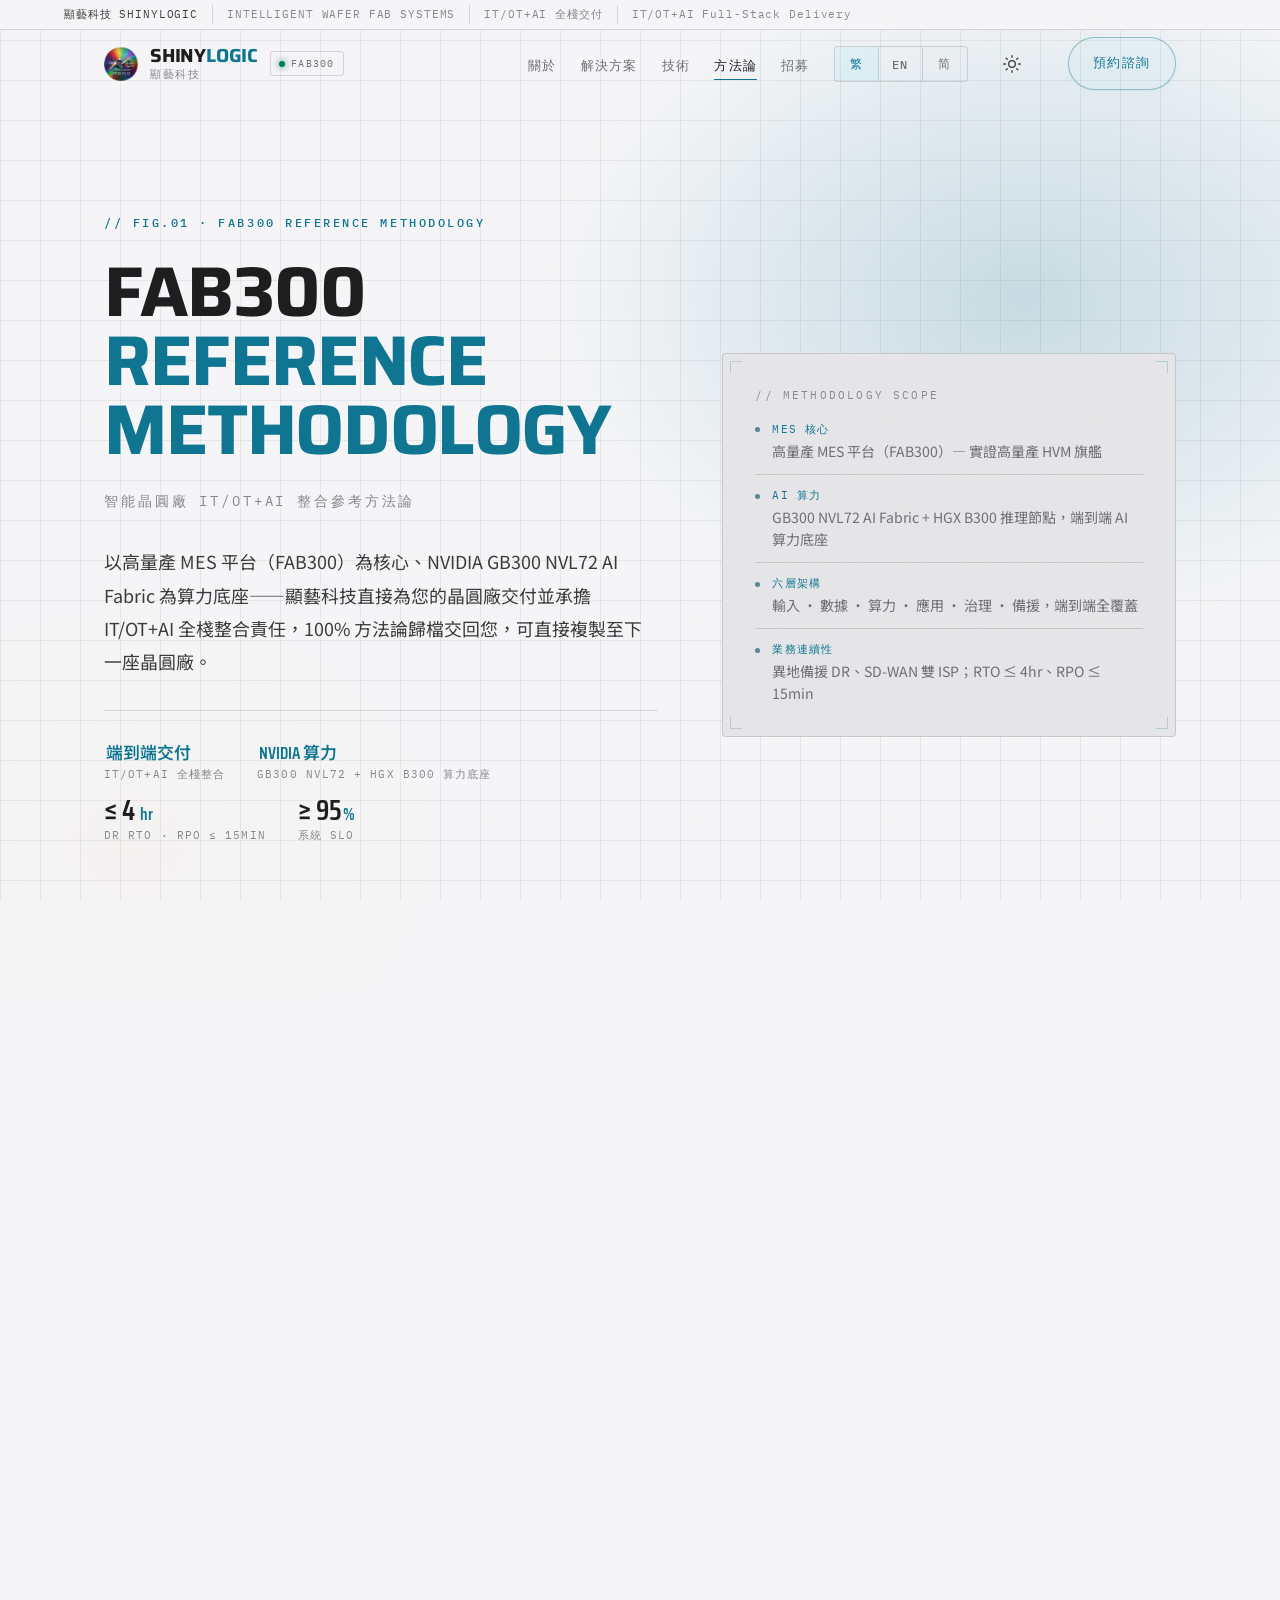
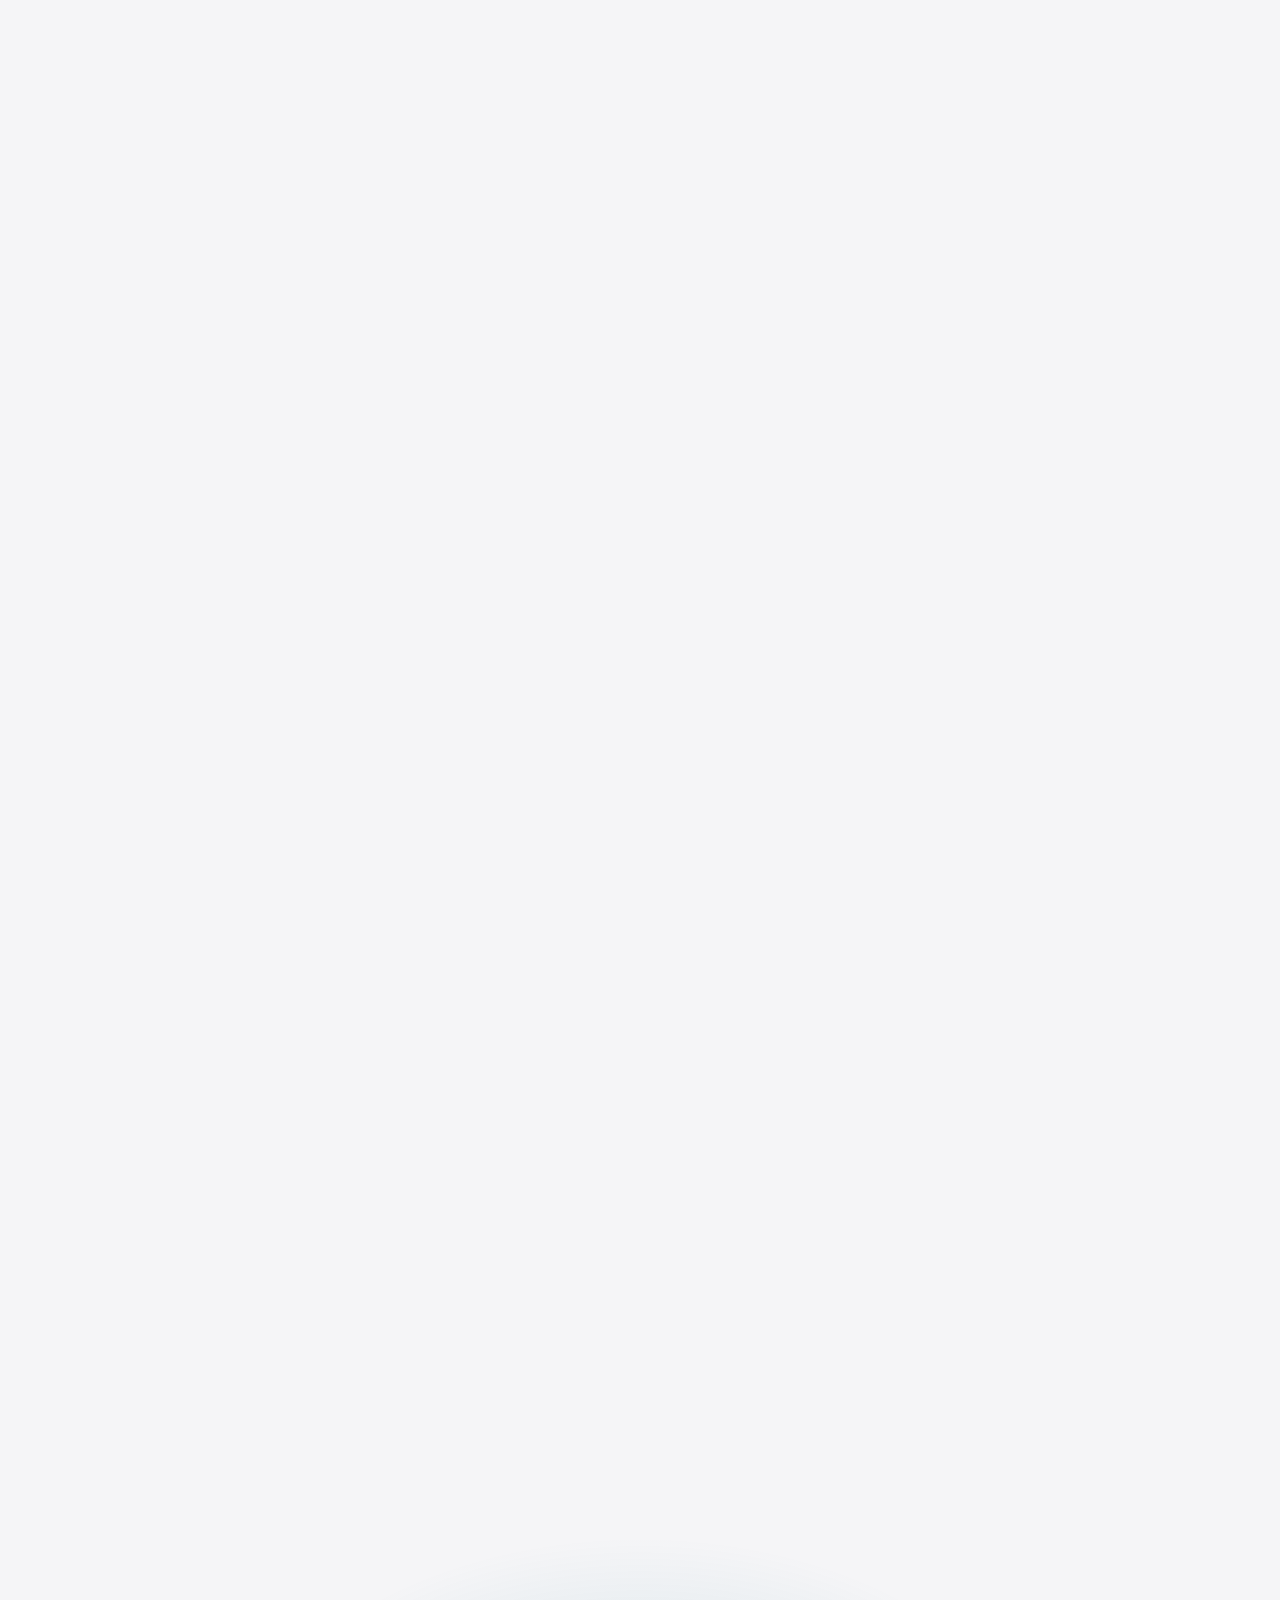
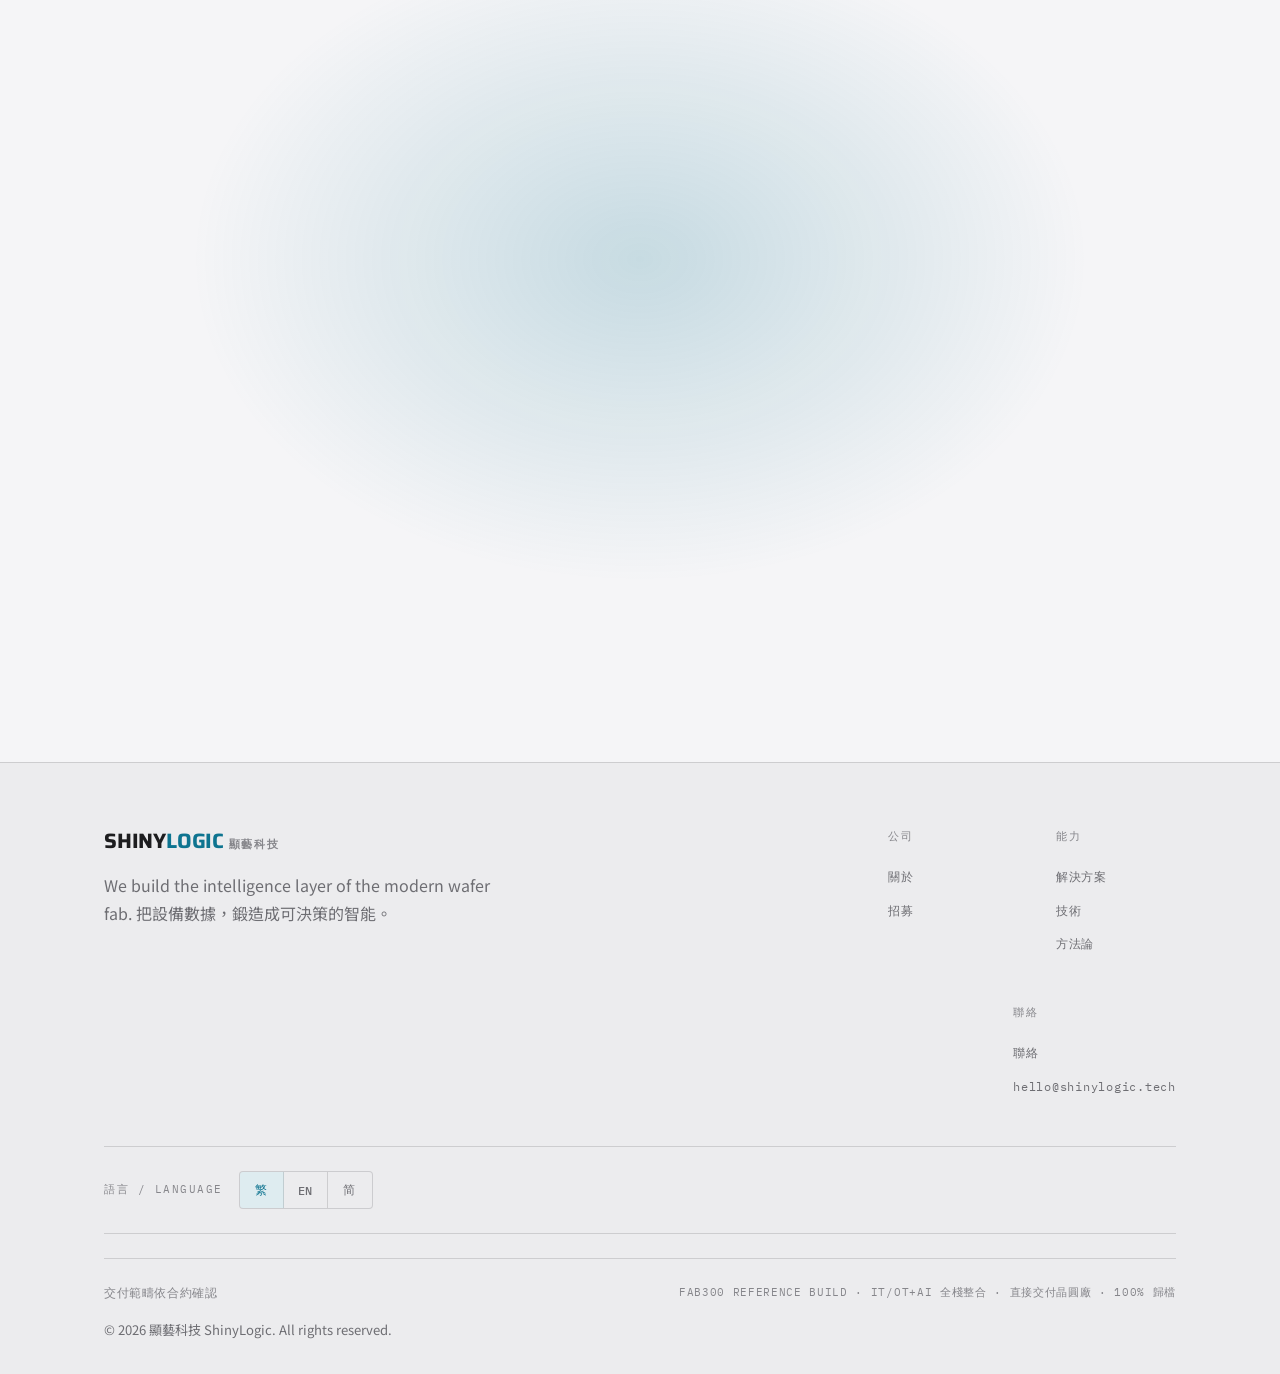
<file: case-studies.html>
﻿<!DOCTYPE html>
<html lang="zh-Hant">
<head>
  <meta charset="utf-8">
  <meta name="viewport" content="width=device-width, initial-scale=1">
  <title>方法論 · 顯藝科技 ShinyLogic</title>
  <meta name="description" content="FAB300 參考方法論：六層 IT/OT+AI 整合架構、四階段交付矩陣、SLA 承諾、風險管控，以及可複製的跨廠範本。顯藝科技直接為晶圓廠交付並承擔全棧整合責任。">

  <!-- theme + canonical -->
  <meta name="theme-color" content="#07090C">
  <link rel="canonical" href="https://robertoshiu.github.io/shiny-logic/case-studies.html">

  <!-- favicon -->
  <link rel="icon" href="favicon.svg" type="image/svg+xml">
  <link rel="mask-icon" href="favicon.svg" color="#67E8F9">

  <!-- Open Graph -->
  <meta property="og:type" content="website">
  <meta property="og:site_name" content="顯藝科技 ShinyLogic">
  <meta property="og:title" content="FAB300 參考方法論 · 顯藝科技 ShinyLogic">
  <meta property="og:description" content="以高量產 MES 平台（FAB300）為核心的六層 IT/OT+AI 整合參考方法論：NVIDIA GB300 AI Fabric、良率 ≥ 90%、SLO ≥ 95%、RTO ≤ 4hr。顯藝科技直接為晶圓廠交付並承擔全棧整合責任。">
  <meta property="og:url" content="https://robertoshiu.github.io/shiny-logic/case-studies.html">
  <meta property="og:image" content="https://robertoshiu.github.io/shiny-logic/og-image.png">
  <meta property="og:image:width" content="1200">
  <meta property="og:image:height" content="630">
  <meta property="og:image:alt" content="顯藝科技 ShinyLogic — 智能晶圓廠 IT/OT 全棧建置">
  <meta property="og:locale" content="zh_Hant">
  <meta property="og:locale:alternate" content="en_US">
  <meta property="og:locale:alternate" content="zh_Hans">

  <!-- Twitter -->
  <meta name="twitter:card" content="summary_large_image">
  <meta name="twitter:title" content="FAB300 參考方法論 · 顯藝科技 ShinyLogic">
  <meta name="twitter:description" content="以高量產 MES 平台（FAB300）為核心的六層 IT/OT+AI 整合參考方法論：NVIDIA GB300 AI Fabric、良率 ≥ 90%、SLO ≥ 95%、RTO ≤ 4hr。">
  <meta name="twitter:image" content="https://robertoshiu.github.io/shiny-logic/og-image.png">
  <meta name="twitter:image:alt" content="顯藝科技 ShinyLogic — 智能晶圓廠 IT/OT 全棧建置">

  <!-- fonts -->
  <link rel="preconnect" href="https://fonts.googleapis.com">
  <link rel="preconnect" href="https://fonts.gstatic.com" crossorigin>
  <link href="https://fonts.googleapis.com/css2?family=IBM+Plex+Mono:wght@400;500;600&family=Noto+Sans+TC:wght@300;400;500;700&family=Saira:wght@300;400;500;600;700;800&family=Saira+Condensed:wght@500;600;700&display=swap" rel="stylesheet">

  <!-- no-FOUC theme script: runs synchronously before paint -->
  <script>
    (function() {
      try {
        var saved = localStorage.getItem('sl-theme');
        var prefersLight = window.matchMedia('(prefers-color-scheme: light)').matches;
        var theme = saved || (prefersLight ? 'light' : 'dark');
        document.documentElement.setAttribute('data-theme', theme);
      } catch (e) {
        document.documentElement.setAttribute('data-theme', 'dark');
      }
    })();
  </script>

  <!-- styles -->
  <link rel="stylesheet" href="styles.css?v=20260620c">

  <!-- progressive enhancement -->
  <noscript><style>.reveal{opacity:1!important;transform:none!important}</style></noscript>

  <!-- deferred scripts — dictionary BEFORE runtime BEFORE core (§14.4) -->
  <script defer src="i18n-dict.js?v=20260620c"></script>
  <script defer src="i18n.js?v=20260620c"></script>
  <script defer src="script.js?v=20260620c"></script>
</head>
<body class="p-case">

  <!-- grain / noise overlay -->
  <div class="grain" aria-hidden="true"></div>

  <!-- top status strip -->
  <div class="statusbar mono" role="presentation">
    <span class="statusbar__item" data-i18n="common.brandFull">顯藝科技 SHINYLOGIC</span>
    <span class="statusbar__item" data-i18n="common.tagStrip">INTELLIGENT WAFER FAB SYSTEMS</span>
    <span class="statusbar__item" data-i18n="common.fxLabel">IT/OT+AI 全棧交付</span>
    <span class="statusbar__item" data-i18n="common.unitLabel">IT/OT+AI Full-Stack Delivery</span>
  </div>

  <!-- nav -->
  <header>
    <nav class="nav" aria-label="主導覽" data-i18n-attr="aria-label:nav.ariaPrimary">
      <div class="nav__inner">
        <a class="brand" href="index.html" aria-label="顯藝科技 ShinyLogic 首頁" data-i18n-attr="aria-label:nav.ariaHome">
          <picture class="brand__logo" aria-hidden="true"><source srcset="logo.webp" type="image/webp"><img src="logo.png" alt="" width="34" height="34" decoding="async"></picture>
          <span class="brand__col">
            <span class="brand__mark">SHINY<span class="accent">LOGIC</span></span>
            <span class="brand__sub">顯藝科技</span>
          </span>
          <span class="brand__tag"><span class="dot" aria-hidden="true"></span>FAB300</span>
        </a>

        <ul class="nav__links">
          <!-- ACTIVE? about -->
          <li><a class="nav__link" href="about.html" data-i18n="nav.about">關於</a></li>
          <!-- ACTIVE? solutions -->
          <li><a class="nav__link" href="solutions.html" data-i18n="nav.solutions">解決方案</a></li>
          <!-- ACTIVE? technology -->
          <li><a class="nav__link" href="technology.html" data-i18n="nav.technology">技術</a></li>
          <!-- ACTIVE? case-studies (RETITLED 案例 → 方法論; href unchanged) -->
          <li><a class="nav__link is-active" href="case-studies.html" aria-current="page" data-i18n="nav.cases">方法論</a></li>
          <!-- ACTIVE? careers -->
          <li><a class="nav__link" href="careers.html" data-i18n="nav.careers">招募</a></li>

          <li class="nav__lang">
            <div class="langswitch" role="group" aria-label="語言切換" data-i18n-attr="aria-label:lang.aria">
              <button type="button" class="langswitch__btn" data-lang="zh-Hant" aria-pressed="true" lang="zh-Hant">繁</button>
              <button type="button" class="langswitch__btn" data-lang="en" aria-pressed="false" lang="en">EN</button>
              <button type="button" class="langswitch__btn" data-lang="zh-Hans" aria-pressed="false" lang="zh-Hans">简</button>
            </div>
          </li>

          <li class="nav__theme">
            <button type="button" class="theme-toggle" id="themeToggle" aria-pressed="false" data-i18n-attr="aria-label:theme.toggleAria" aria-controls="">
              <svg class="theme-toggle__icon theme-toggle__icon--moon" viewBox="0 0 24 24" fill="none" stroke="currentColor" stroke-width="1.6" stroke-linecap="round" stroke-linejoin="round" aria-hidden="true">
                <path d="M21 12.79A9 9 0 1 1 11.21 3 7 7 0 0 0 21 12.79z"/>
              </svg>
              <svg class="theme-toggle__icon theme-toggle__icon--sun" viewBox="0 0 24 24" fill="none" stroke="currentColor" stroke-width="1.6" stroke-linecap="round" stroke-linejoin="round" aria-hidden="true">
                <circle cx="12" cy="12" r="4"/>
                <path d="M12 2v2M12 20v2M4.93 4.93l1.41 1.41M17.66 17.66l1.41 1.41M2 12h2M20 12h2M4.93 19.07l1.41-1.41M17.66 6.34l1.41-1.41"/>
              </svg>
            </button>
          </li>

          <li><a class="btn btn--primary nav__cta" href="contact.html" data-i18n="cta.plan">預約諮詢 <span class="btn__arrow" aria-hidden="true">→</span></a></li>
        </ul>

        <button class="nav__toggle" id="navToggle" aria-label="開啟選單" aria-expanded="false" aria-controls="navMobile" data-i18n-attr="aria-label:nav.menuOpen">
          <span aria-hidden="true"></span>
        </button>
      </div>
    </nav>

    <!-- mobile menu -->
    <div class="nav__mobile" id="navMobile">
      <!-- ACTIVE? about -->
      <a href="about.html" data-i18n="nav.about">關於</a>
      <!-- ACTIVE? solutions -->
      <a href="solutions.html" data-i18n="nav.solutions">解決方案</a>
      <!-- ACTIVE? technology -->
      <a href="technology.html" data-i18n="nav.technology">技術</a>
      <!-- ACTIVE? case-studies (RETITLED 案例 → 方法論; href unchanged) -->
      <a href="case-studies.html" class="is-active" aria-current="page" data-i18n="nav.cases">方法論</a>
      <!-- ACTIVE? careers -->
      <a href="careers.html" data-i18n="nav.careers">招募</a>

      <div class="nav__mobile-theme">
        <button type="button" class="theme-toggle theme-toggle--mobile" id="themeToggleMobile" aria-pressed="false" data-i18n-attr="aria-label:theme.toggleAria">
          <svg class="theme-toggle__icon theme-toggle__icon--moon" viewBox="0 0 24 24" fill="none" stroke="currentColor" stroke-width="1.6" stroke-linecap="round" stroke-linejoin="round" aria-hidden="true">
            <path d="M21 12.79A9 9 0 1 1 11.21 3 7 7 0 0 0 21 12.79z"/>
          </svg>
          <svg class="theme-toggle__icon theme-toggle__icon--sun" viewBox="0 0 24 24" fill="none" stroke="currentColor" stroke-width="1.6" stroke-linecap="round" stroke-linejoin="round" aria-hidden="true">
            <circle cx="12" cy="12" r="4"/>
            <path d="M12 2v2M12 20v2M4.93 4.93l1.41 1.41M17.66 17.66l1.41 1.41M2 12h2M20 12h2M4.93 19.07l1.41-1.41M17.66 6.34l1.41-1.41"/>
          </svg>
        </button>
      </div>

      <div class="langswitch langswitch--mobile" role="group" aria-label="語言切換" data-i18n-attr="aria-label:lang.aria">
        <button type="button" class="langswitch__btn" data-lang="zh-Hant" aria-pressed="true" lang="zh-Hant">繁</button>
        <button type="button" class="langswitch__btn" data-lang="en" aria-pressed="false" lang="en">EN</button>
        <button type="button" class="langswitch__btn" data-lang="zh-Hans" aria-pressed="false" lang="zh-Hans">简</button>
      </div>

      <a class="btn btn--primary" href="contact.html" data-i18n="cta.plan">預約諮詢 <span class="btn__arrow" aria-hidden="true">→</span></a>
    </div>
  </header>

  <main>

    <!-- =====================================================================
         PAGE HERO — FAB300 REFERENCE BUILD
         ===================================================================== -->
    <section class="case-hero" aria-labelledby="case-hero-title">
      <div class="case-hero__glow" aria-hidden="true"></div>

      <div class="wrap case-hero__inner">

        <!-- Left: copy -->
        <div class="case-hero__copy">
          <p class="kicker case-hero__kicker" data-i18n="case.heroKicker">// FIG.01 · FAB300 REFERENCE METHODOLOGY</p>

          <h1 class="case-hero__title" id="case-hero-title">
            <span class="line" data-i18n="case.heroTitleLine1">FAB300</span>
            <span class="line accent" data-i18n="case.heroTitleLine2">REFERENCE METHODOLOGY</span>
          </h1>

          <span class="case-hero__sub" data-i18n="case.heroSub">智能晶圓廠 IT/OT+AI 整合參考方法論</span>

          <p class="case-hero__lede" data-i18n="case.heroLede">
            以高量產 MES 平台（FAB300）為核心、NVIDIA GB300 NVL72 AI Fabric 為算力底座——顯藝科技直接為您的晶圓廠交付並承擔 IT/OT+AI 全棧整合責任，100% 方法論歸檔交回您，可直接複製至下一座晶圓廠。
          </p>

          <div class="case-hero__metrics" role="list">
            <div class="case-hero__metric" role="listitem">
              <span class="n"><span class="u" data-i18n="case.heroMetricCapex">端到端交付</span></span>
              <span class="l">IT/OT+AI 全棧整合</span>
            </div>
            <div class="case-hero__metric" role="listitem">
              <span class="n"><span class="u" data-i18n="case.heroMetricGpu">NVIDIA 算力</span></span>
              <span class="l">GB300 NVL72 + HGX B300 算力底座</span>
            </div>
            <div class="case-hero__metric" role="listitem">
              <span class="n">≤ 4<span class="u"> hr</span></span>
              <span class="l"><span data-i18n="case.heroMetricRto">DR RTO</span> · RPO ≤ 15min</span>
            </div>
            <div class="case-hero__metric" role="listitem">
              <span class="n">≥ 95<span class="u">%</span></span>
              <span class="l" data-i18n="case.heroMetricSlo">系統 SLO</span>
            </div>
          </div>
        </div>

        <!-- Right: scope panel -->
        <div class="panel reticle case-hero__scope" aria-label="方法論範疇摘要">
          <span class="tick tick--tl" aria-hidden="true"></span>
          <span class="tick tick--tr" aria-hidden="true"></span>
          <span class="tick tick--bl" aria-hidden="true"></span>
          <span class="tick tick--br" aria-hidden="true"></span>

          <p class="case-hero__scope-head mono" data-i18n="case.scopeHead">// METHODOLOGY SCOPE</p>

          <ul class="case-hero__scope-list">
            <li class="case-hero__scope-item">
              <span class="case-hero__scope-dot" aria-hidden="true"></span>
              <span>
                <span class="case-hero__scope-label" data-i18n="case.scopeItem1Label">MES 核心</span>
                <span data-i18n="case.scopeItem1">高量產 MES 平台（FAB300）— 實證高量產 HVM 旗艦</span>
              </span>
            </li>
            <li class="case-hero__scope-item">
              <span class="case-hero__scope-dot" aria-hidden="true"></span>
              <span>
                <span class="case-hero__scope-label" data-i18n="case.scopeItem2Label">AI 算力</span>
                <span data-i18n="case.scopeItem2">GB300 NVL72 AI Fabric + HGX B300 推理節點，端到端 AI 算力底座</span>
              </span>
            </li>
            <li class="case-hero__scope-item">
              <span class="case-hero__scope-dot" aria-hidden="true"></span>
              <span>
                <span class="case-hero__scope-label" data-i18n="case.scopeItem3Label">六層架構</span>
                <span data-i18n="case.scopeItem3">輸入 · 數據 · 算力 · 應用 · 治理 · 備援，端到端全覆蓋</span>
              </span>
            </li>
            <li class="case-hero__scope-item">
              <span class="case-hero__scope-dot" aria-hidden="true"></span>
              <span>
                <span class="case-hero__scope-label" data-i18n="case.scopeItem4Label">業務連續性</span>
                <span data-i18n="case.scopeItem4">異地備援 DR、SD-WAN 雙 ISP；RTO ≤ 4hr、RPO ≤ 15min</span>
              </span>
            </li>
          </ul>
        </div>

      </div>
    </section>

    <!-- =====================================================================
         SECTION 02 — DELIVERY SCOPE MATRIX
         ===================================================================== -->
    <section id="capex" class="section section--alt reveal s-capex" aria-labelledby="capex-title">
      <div class="wrap">

        <header class="section-head">
          <div>
            <span class="kicker" data-i18n="case.capexKicker">// FIG.02 · DELIVERY SCOPE MATRIX</span>
            <h2 class="section-title" id="capex-title" data-i18n="case.capexTitle">六層 × 階段交付矩陣</h2>
            <p class="section-lede" data-i18n="case.capexLede">
              六大能力層橫跨建廠、裝機、試產、量產四階段的交付範疇與里程碑;每一格對應該階段的關鍵交付，逐道 Gate 驗收。
            </p>
          </div>
          <span class="section-index" aria-hidden="true" data-i18n="case.capexIndex">02</span>
        </header>

        <!-- Scope × Phase methodology matrix (replaces deleted CapEx table — anti-hollowing) -->
        <div class="capex-table-wrap reticle">
          <span class="tick tick--tl" aria-hidden="true"></span>
          <span class="tick tick--tr" aria-hidden="true"></span>
          <span class="tick tick--bl" aria-hidden="true"></span>
          <span class="tick tick--br" aria-hidden="true"></span>

          <table class="capex-table" aria-label="FAB300 六層 × 交付階段範疇矩陣">
            <thead>
              <tr>
                <th scope="col" style="min-width:9rem;" data-i18n="case.capexColCat">類別</th>
                <th scope="col" style="text-align:center;">P1 建廠期<br><span class="mono steel" style="font-size:.7rem">M1–M6 · Gate 1–2</span></th>
                <th scope="col" style="text-align:center;">P2 裝機期<br><span class="mono steel" style="font-size:.7rem">M7–M15 · Gate 3–5</span></th>
                <th scope="col" style="text-align:center;">P3 試產期<br><span class="mono steel" style="font-size:.7rem">M16–M21 · Gate 6–7</span></th>
                <th scope="col" style="text-align:center;">P4 量產期<br><span class="mono steel" style="font-size:.7rem">M22+ · Gate 8</span></th>
              </tr>
            </thead>
            <tbody>

              <tr class="reveal" style="--i:1">
                <td class="td-name" data-i18n="case.capexCat1">AI 算力與儲存</td>
                <td style="text-align:center;"><span class="mono steel" style="font-size:.78rem">機房液冷規劃</span></td>
                <td style="text-align:center;"><span class="accent mono" style="font-size:.78rem">GB300 主交付</span></td>
                <td style="text-align:center;"><span class="mono steel" style="font-size:.78rem">AI Fabric 聯調</span></td>
                <td style="text-align:center;"><span class="mono steel" style="font-size:.78rem">持續優化</span></td>
              </tr>

              <tr class="reveal" style="--i:2">
                <td class="td-name" data-i18n="case.capexCat2">平台軟體（MES + AI）</td>
                <td style="text-align:center;"><span class="mono steel" style="font-size:.78rem">授權規劃</span></td>
                <td style="text-align:center;"><span class="accent mono" style="font-size:.78rem">MES 上線</span></td>
                <td style="text-align:center;"><span class="mono steel" style="font-size:.78rem">模型訓練</span></td>
                <td style="text-align:center;"><span class="mono steel" style="font-size:.78rem">SLO 監控</span></td>
              </tr>

              <tr class="reveal" style="--i:3">
                <td class="td-name" data-i18n="case.capexCat3">高速網絡 Fabric</td>
                <td style="text-align:center;"><span class="accent mono" style="font-size:.78rem">基礎網絡鋪設</span></td>
                <td style="text-align:center;"><span class="mono steel" style="font-size:.78rem">AI Fabric 部署</span></td>
                <td style="text-align:center;"><span class="mono steel" style="font-size:.78rem">全連通驗收</span></td>
                <td style="text-align:center;"><span class="mono steel" style="font-size:.78rem">持續維運</span></td>
              </tr>

              <tr class="reveal" style="--i:4">
                <td class="td-name" data-i18n="case.capexCat4">異地備援 DR</td>
                <td style="text-align:center;"><span class="mono steel" style="font-size:.78rem">選址規劃</span></td>
                <td style="text-align:center;"><span class="mono steel" style="font-size:.78rem">備援建置</span></td>
                <td style="text-align:center;"><span class="accent mono" style="font-size:.78rem">首輪演練</span></td>
                <td style="text-align:center;"><span class="mono steel" style="font-size:.78rem">季度演練</span></td>
              </tr>

              <tr class="reveal" style="--i:5">
                <td class="td-name" data-i18n="case.capexCat5">資訊安全 OT/IT</td>
                <td style="text-align:center;"><span class="mono steel" style="font-size:.78rem">合規底座設計</span></td>
                <td style="text-align:center;"><span class="accent mono" style="font-size:.78rem">OT 安全整合</span></td>
                <td style="text-align:center;"><span class="mono steel" style="font-size:.78rem">SOC 上線</span></td>
                <td style="text-align:center;"><span class="mono steel" style="font-size:.78rem">SOC 24×7</span></td>
              </tr>

              <tr class="reveal" style="--i:6">
                <td class="td-name" data-i18n="case.capexCat6">機房 · 液冷 · 供電</td>
                <td style="text-align:center;"><span class="accent mono" style="font-size:.78rem">土建施工</span></td>
                <td style="text-align:center;"><span class="mono steel" style="font-size:.78rem">液冷投產</span></td>
                <td style="text-align:center;"><span class="mono steel" style="font-size:.78rem">環境驗收</span></td>
                <td style="text-align:center;"><span class="mono steel" style="font-size:.78rem">常態維護</span></td>
              </tr>

              <tr class="reveal" style="--i:7">
                <td class="td-name" data-i18n="case.capexCat7">中控台與視覺化</td>
                <td style="text-align:center;"><span class="mono steel" style="font-size:.78rem">架構設計</span></td>
                <td style="text-align:center;"><span class="mono steel" style="font-size:.78rem">CCC 部署</span></td>
                <td style="text-align:center;"><span class="accent mono" style="font-size:.78rem">Digital Twin 上線</span></td>
                <td style="text-align:center;"><span class="mono steel" style="font-size:.78rem">持續監控</span></td>
              </tr>

              <tr class="reveal" style="--i:8">
                <td class="td-name" data-i18n="case.capexCat8">企業整合</td>
                <td style="text-align:center;"><span class="mono steel" style="font-size:.78rem">接口定義</span></td>
                <td style="text-align:center;"><span class="mono steel" style="font-size:.78rem">ERP/PLM 對接</span></td>
                <td style="text-align:center;"><span class="accent mono" style="font-size:.78rem">ISA-95 驗收</span></td>
                <td style="text-align:center;"><span class="mono steel" style="font-size:.78rem">持續維護</span></td>
              </tr>

              <tr class="reveal" style="--i:9">
                <td class="td-name" data-i18n="case.capexCat9">消防安防與備件</td>
                <td style="text-align:center;"><span class="accent mono" style="font-size:.78rem">消防佈設</span></td>
                <td style="text-align:center;"><span class="mono steel" style="font-size:.78rem">安防整合</span></td>
                <td style="text-align:center;"><span class="mono steel" style="font-size:.78rem">備件入庫</span></td>
                <td style="text-align:center;"><span class="mono steel" style="font-size:.78rem">常態維護</span></td>
              </tr>

              <tr class="reveal" style="--i:10">
                <td class="td-name" data-i18n="case.capexCat10">員工設備</td>
                <td style="text-align:center;"><span class="mono steel" style="font-size:.78rem">先鋒裝備</span></td>
                <td style="text-align:center;"><span class="accent mono" style="font-size:.78rem">主力裝備</span></td>
                <td style="text-align:center;"><span class="mono steel" style="font-size:.78rem">試產配置</span></td>
                <td style="text-align:center;"><span class="mono steel" style="font-size:.78rem">量產完備</span></td>
              </tr>

            </tbody>
          </table>
        </div>

        <!-- Table footnote -->
        <div class="capex-note">
          <span data-i18n="case.capexNote">依六層架構對齊 · 交付範疇依合約確認</span>
          <span class="capex-note__ref" aria-hidden="true" data-i18n="case.capexNoteRef">// FIG.02 · CAPEX TABLE</span>
        </div>

      </div>
    </section>

    <!-- =====================================================================
         SECTION 03 — 階段交付 TIMELINE
         ===================================================================== -->
    <section id="timeline" class="section reveal s-timeline" aria-labelledby="timeline-title">
      <div class="wrap">

        <header class="section-head">
          <div>
            <span class="kicker" data-i18n="case.timelineKicker">// FIG.03 · DELIVERY TIMELINE</span>
            <h2 class="section-title" id="timeline-title" data-i18n="case.timelineTitle">四階段交付</h2>
            <p class="section-lede" data-i18n="case.timelineLede">
              交付依建廠、裝機、試產、量產四階段推進，每階段以里程碑 Gate 把關；裝機期承接 GB300 主交付與 AI Fabric，為最密集的建置區段。
            </p>
          </div>
          <span class="section-index" aria-hidden="true" data-i18n="case.timelineIndex">03</span>
        </header>

        <!-- 4-phase timeline grid -->
        <div class="timeline-grid" role="list">

          <!-- Phase 1: 建廠期 -->
          <div class="timeline-phase reveal" style="--i:1" role="listitem">
            <div>
              <span class="timeline-phase__idx mono" aria-hidden="true">PHASE 01</span>
              <h3 class="timeline-phase__name" data-i18n="case.phase1Name">建廠期</h3>
              <span class="timeline-phase__period" data-i18n="case.phase1Period">M1 – M6</span>
            </div>
            <div class="timeline-phase__amount">
              <span class="mono" style="font-size:.9rem;letter-spacing:.06em;">Gate 1–2</span>
            </div>
            <div class="timeline-phase__bar-wrap">
              <div class="timeline-phase__bar-track" aria-hidden="true">
                <div class="timeline-phase__bar-fill" style="width:25%"></div>
              </div>
              <span class="timeline-phase__pct mono">基礎建設</span>
            </div>
            <p class="fog" style="font-size:.84rem;line-height:1.6;" data-i18n="case.phase1Desc">廠房改建、液冷機房、供電系統、基礎網絡鋪設</p>
          </div>

          <!-- Phase 2: 裝機期 (PRIMARY) -->
          <div class="timeline-phase timeline-phase--active reveal" style="--i:2" role="listitem">
            <div>
              <span class="timeline-phase__idx mono" aria-hidden="true">PHASE 02</span>
              <h3 class="timeline-phase__name" data-i18n="case.phase2Name">裝機期</h3>
              <span class="timeline-phase__period" data-i18n="case.phase2Period">M7 – M15</span>
            </div>
            <div class="timeline-phase__amount">
              <span class="mono" style="font-size:.9rem;letter-spacing:.06em;">Gate 3–5</span>
            </div>
            <div class="timeline-phase__bar-wrap">
              <div class="timeline-phase__bar-track" aria-hidden="true">
                <div class="timeline-phase__bar-fill" style="width:37.5%"></div>
              </div>
              <span class="timeline-phase__pct mono">主力建設</span>
            </div>
            <p class="fog" style="font-size:.84rem;line-height:1.6;" data-i18n="case.phase2Desc">GB300 NVL72 交付與上架、AI Fabric 建設、MES 部署、OT 安全整合</p>
          </div>

          <!-- Phase 3: 試產期 -->
          <div class="timeline-phase reveal" style="--i:3" role="listitem">
            <div>
              <span class="timeline-phase__idx mono" aria-hidden="true">PHASE 03</span>
              <h3 class="timeline-phase__name" data-i18n="case.phase3Name">試產期</h3>
              <span class="timeline-phase__period" data-i18n="case.phase3Period">M16 – M21</span>
            </div>
            <div class="timeline-phase__amount">
              <span class="mono" style="font-size:.9rem;letter-spacing:.06em;">Gate 6–7</span>
            </div>
            <div class="timeline-phase__bar-wrap">
              <div class="timeline-phase__bar-track" aria-hidden="true">
                <div class="timeline-phase__bar-fill" style="width:25%"></div>
              </div>
              <span class="timeline-phase__pct mono">聯調驗收</span>
            </div>
            <p class="fog" style="font-size:.84rem;line-height:1.6;" data-i18n="case.phase3Desc">系統聯調、AI 模型訓練、DR 首輪演練、良率爬坡驗收</p>
          </div>

          <!-- Phase 4: 量產期 -->
          <div class="timeline-phase reveal" style="--i:4" role="listitem">
            <div>
              <span class="timeline-phase__idx mono" aria-hidden="true">PHASE 04</span>
              <h3 class="timeline-phase__name" data-i18n="case.phase4Name">量產期</h3>
              <span class="timeline-phase__period" data-i18n="case.phase4Period">M22+</span>
            </div>
            <div class="timeline-phase__amount">
              <span class="mono" style="font-size:.9rem;letter-spacing:.06em;">Gate 8</span>
            </div>
            <div class="timeline-phase__bar-wrap">
              <div class="timeline-phase__bar-track" aria-hidden="true">
                <div class="timeline-phase__bar-fill" style="width:12.5%"></div>
              </div>
              <span class="timeline-phase__pct mono">量產爬坡</span>
            </div>
            <p class="fog" style="font-size:.84rem;line-height:1.6;" data-i18n="case.phase4Desc">全速量產、SOC 24×7 接管、持續優化與跨廠範本歸檔</p>
          </div>

        </div>

        <!-- Timeline footnote -->
        <div class="timeline-foot">
          <span class="timeline-foot__item" data-i18n="case.timelineFootOpex">維運自裝機期起算</span>
          <span class="timeline-foot__item" data-i18n="case.timelineFootDr">DR 於試產期完成首輪演練</span>
        </div>

      </div>
    </section>

    <!-- =====================================================================
         SECTION 04 — 成果與承諾 OUTCOMES
         ===================================================================== -->
    <section id="outcomes" class="section section--alt reveal s-outcomes" aria-labelledby="outcomes-title">
      <div class="wrap">

        <header class="section-head">
          <div>
            <span class="kicker" data-i18n="case.outcomesKicker">// FIG.04 · OUTCOMES &amp; SLA</span>
            <h2 class="section-title" id="outcomes-title" data-i18n="case.outcomesTitle">成果與承諾</h2>
            <p class="section-lede" data-i18n="case.outcomesLede">
              以下五項交付承諾均有架構設計與合約為後盾，並納入 8 道 Gate 驗收機制；任何一項未達標，視為重大風險事項升級。
            </p>
          </div>
          <span class="section-index" aria-hidden="true" data-i18n="case.outcomesIndex">04</span>
        </header>

        <!-- 5 outcomes in a horizontal row -->
        <div class="outcomes-grid" role="list">

          <!-- 1: 良率 -->
          <div class="outcome-cell reveal" style="--i:1" role="listitem">
            <span class="outcome-cell__annotation" aria-hidden="true">// YLD.01</span>
            <div class="outcome-cell__value" aria-label="良率目標 ≥ 90%">
              ≥ 90<span class="u">%</span>
            </div>
            <span class="outcome-cell__label" data-i18n="case.outcome1Label">良率目標</span>
            <p class="outcome-cell__desc" data-i18n="case.outcome1Desc">AI 輔助製程調控，SPC/YMS 即時回饋，量產爬坡期即介入</p>
          </div>

          <!-- 2: SLO -->
          <div class="outcome-cell reveal" style="--i:2" role="listitem">
            <span class="outcome-cell__annotation" aria-hidden="true">// SLO.02</span>
            <div class="outcome-cell__value" aria-label="系統 SLO ≥ 95%">
              ≥ 95<span class="u">%</span>
            </div>
            <span class="outcome-cell__label" data-i18n="case.outcome2Label">系統 SLO</span>
            <p class="outcome-cell__desc" data-i18n="case.outcome2Desc">全棧六層系統可用率承諾，SOC 24×7 監控保障，覆蓋 MES 及 AI Fabric</p>
          </div>

          <!-- 3: RTO -->
          <div class="outcome-cell reveal" style="--i:3" role="listitem">
            <span class="outcome-cell__annotation" aria-hidden="true">// DR.03</span>
            <div class="outcome-cell__value" aria-label="DR RTO ≤ 4 小時">
              ≤ 4<span class="u">hr</span>
            </div>
            <span class="outcome-cell__label" data-i18n="case.outcome3Label">DR RTO</span>
            <p class="outcome-cell__desc" data-i18n="case.outcome3Desc">關鍵系統恢復時間目標；溫備援架構 + SD-WAN 雙 ISP 冗餘保障</p>
          </div>

          <!-- 4: RPO -->
          <div class="outcome-cell reveal" style="--i:4" role="listitem">
            <span class="outcome-cell__annotation" aria-hidden="true">// DR.04</span>
            <div class="outcome-cell__value" aria-label="DR RPO ≤ 15 分鐘">
              ≤ 15<span class="u">min</span>
            </div>
            <span class="outcome-cell__label" data-i18n="case.outcome4Label">DR RPO</span>
            <p class="outcome-cell__desc" data-i18n="case.outcome4Desc">資料復原點目標；異步複製確保生產數據損失不超過 15 分鐘</p>
          </div>

          <!-- 5: Cross-fab template -->
          <div class="outcome-cell reveal" style="--i:5" role="listitem">
            <span class="outcome-cell__annotation" aria-hidden="true">// TPL.05</span>
            <div class="outcome-cell__value" aria-label="跨廠模板歸檔 100%">
              100<span class="u">%</span>
            </div>
            <span class="outcome-cell__label" data-i18n="case.outcome5Label">跨廠模板歸檔</span>
            <p class="outcome-cell__desc" data-i18n="case.outcome5Desc">量產期結束後，全套建置設定、流程與 AI 模型完整歸檔為跨廠複製範本</p>
          </div>

        </div>

        <!-- Compliance badges -->
        <div class="compliance-band" role="region" aria-label="合規底座">
          <span class="compliance-band__label mono" data-i18n="case.complianceLabel">合規底座</span>
          <span class="pill">等保 2.0 三級</span>
          <span class="pill">密評</span>
          <span class="pill">IEC 62443</span>
          <span class="pill">SEMI E187</span>
          <span class="pill">ISA-95</span>
          <span class="pill">SOC 24×7</span>
        </div>

      </div>
    </section>

    <!-- =====================================================================
         SECTION 05 — 風險與合規 RISK
         ===================================================================== -->
    <section id="risk" class="section reveal s-risk" aria-labelledby="risk-title">
      <div class="wrap">

        <header class="section-head">
          <div>
            <span class="kicker" data-i18n="case.riskKicker">// FIG.05 · RISK &amp; COMPLIANCE</span>
            <h2 class="section-title" id="risk-title" data-i18n="case.riskTitle">風險與合規</h2>
            <p class="section-lede" data-i18n="case.riskLede">
              六大風險領域以三級（紅 / 黃 / 綠）機制管控，RACI 每議題唯一責任人，重大事項按合約升級路徑處理；合規底座覆蓋 IEC 62443 / SEMI E187 / 等保 2.0。
            </p>
          </div>
          <span class="section-index" aria-hidden="true" data-i18n="case.riskIndex">05</span>
        </header>

        <!-- 6 risk cards -->
        <div class="risk-grid">

          <!-- R1: 供應鏈 -->
          <div class="card card--reticle risk-card reveal" style="--i:1">
            <span class="tick tick--tl" aria-hidden="true"></span>
            <span class="tick tick--tr" aria-hidden="true"></span>
            <span class="tick tick--bl" aria-hidden="true"></span>
            <span class="tick tick--br" aria-hidden="true"></span>
            <span class="risk-card__number" aria-hidden="true">// R.01</span>
            <div class="risk-card__icon" aria-hidden="true">
              <!-- Supply chain: chain link / box-and-arrow -->
              <svg width="20" height="20" viewBox="0 0 20 20" fill="none" xmlns="http://www.w3.org/2000/svg">
                <rect x="1" y="7" width="5" height="6" rx="1" stroke="#67E8F9" stroke-width="1.4"/>
                <rect x="14" y="7" width="5" height="6" rx="1" stroke="#67E8F9" stroke-width="1.4"/>
                <line x1="6" y1="10" x2="14" y2="10" stroke="#67E8F9" stroke-width="1.4"/>
                <line x1="9" y1="7.5" x2="12" y2="10" stroke="#67E8F9" stroke-width="1.2"/>
                <line x1="9" y1="12.5" x2="12" y2="10" stroke="#67E8F9" stroke-width="1.2"/>
              </svg>
            </div>
            <h3 class="risk-card__name" data-i18n="case.risk1Name">供應鏈風險</h3>
            <span class="risk-card__en" data-i18n="case.risk1En">SUPPLY CHAIN</span>
            <p class="risk-card__desc" data-i18n="case.risk1Desc">GB300 NVL72 為新世代高需求產品，交付週期受 NVIDIA 產能調配影響；需提前 12 個月鎖單並設備用方案。</p>
            <div class="risk-card__mitigation">
              <span class="risk-card__mit-label">對策</span>
              <span class="risk-card__mit-text" data-i18n="case.risk1Mit">鎖單 + 備份方案（HGX B300 擴容）</span>
            </div>
          </div>

          <!-- R2: 匯率 -->
          <div class="card card--reticle risk-card reveal" style="--i:2">
            <span class="tick tick--tl" aria-hidden="true"></span>
            <span class="tick tick--tr" aria-hidden="true"></span>
            <span class="tick tick--bl" aria-hidden="true"></span>
            <span class="tick tick--br" aria-hidden="true"></span>
            <span class="risk-card__number" aria-hidden="true">// R.02</span>
            <div class="risk-card__icon" aria-hidden="true">
              <!-- FX: currency arrows bidirectional -->
              <svg width="20" height="20" viewBox="0 0 20 20" fill="none" xmlns="http://www.w3.org/2000/svg">
                <text x="1" y="10" font-family="monospace" font-size="7" fill="#67E8F9" opacity=".8">$</text>
                <text x="12" y="10" font-family="monospace" font-size="7" fill="#67E8F9" opacity=".8">¥</text>
                <line x1="5" y1="13" x2="15" y2="7" stroke="#67E8F9" stroke-width="1.3"/>
                <polyline points="13,6 15,7 14,9" stroke="#67E8F9" stroke-width="1.2" stroke-linejoin="round"/>
                <line x1="5" y1="7" x2="15" y2="13" stroke="#67E8F9" stroke-width="1.3" stroke-dasharray="2 1.5"/>
                <polyline points="7,14 5,13 6,11" stroke="#67E8F9" stroke-width="1.2" stroke-linejoin="round"/>
              </svg>
            </div>
            <h3 class="risk-card__name" data-i18n="case.risk2Name">匯率風險</h3>
            <span class="risk-card__en" data-i18n="case.risk2En">FX RISK</span>
            <p class="risk-card__desc" data-i18n="case.risk2Desc">高階設備多以美元計價，匯率波動影響採購成本；以遠期合約鎖匯與彈性採購策略緩解。</p>
            <div class="risk-card__mitigation">
              <span class="risk-card__mit-label">對策</span>
              <span class="risk-card__mit-text" data-i18n="case.risk2Mit">遠期合約鎖匯 · 彈性採購緩衝</span>
            </div>
          </div>

          <!-- R3: 合規 -->
          <div class="card card--reticle risk-card reveal" style="--i:3">
            <span class="tick tick--tl" aria-hidden="true"></span>
            <span class="tick tick--tr" aria-hidden="true"></span>
            <span class="tick tick--bl" aria-hidden="true"></span>
            <span class="tick tick--br" aria-hidden="true"></span>
            <span class="risk-card__number" aria-hidden="true">// R.03</span>
            <div class="risk-card__icon" aria-hidden="true">
              <!-- Compliance: shield + check -->
              <svg width="20" height="20" viewBox="0 0 20 20" fill="none" xmlns="http://www.w3.org/2000/svg">
                <path d="M10 1.5 L17.5 4.5 L17.5 10.5 C17.5 14.5 14.2 17.8 10 19 C5.8 17.8 2.5 14.5 2.5 10.5 L2.5 4.5 Z" stroke="#67E8F9" stroke-width="1.4" stroke-linejoin="round"/>
                <polyline points="6.5,10 9,12.5 13.5,7.5" stroke="#67E8F9" stroke-width="1.5" stroke-linecap="round" stroke-linejoin="round"/>
              </svg>
            </div>
            <h3 class="risk-card__name" data-i18n="case.risk3Name">合規風險</h3>
            <span class="risk-card__en" data-i18n="case.risk3En">COMPLIANCE</span>
            <p class="risk-card__desc" data-i18n="case.risk3Desc">等保 2.0 三級、IEC 62443 Zone/Conduit、SEMI E187 OT 網路安全；任一合規缺口可能導致審批延誤或重工。</p>
            <div class="risk-card__mitigation">
              <span class="risk-card__mit-label">對策</span>
              <span class="risk-card__mit-text" data-i18n="case.risk3Mit">合規底座於裝機期第一階段 Gate 完成驗收</span>
            </div>
          </div>

          <!-- R4: 交期 -->
          <div class="card card--reticle risk-card reveal" style="--i:4">
            <span class="tick tick--tl" aria-hidden="true"></span>
            <span class="tick tick--tr" aria-hidden="true"></span>
            <span class="tick tick--bl" aria-hidden="true"></span>
            <span class="tick tick--br" aria-hidden="true"></span>
            <span class="risk-card__number" aria-hidden="true">// R.04</span>
            <div class="risk-card__icon" aria-hidden="true">
              <!-- Schedule: calendar + clock -->
              <svg width="20" height="20" viewBox="0 0 20 20" fill="none" xmlns="http://www.w3.org/2000/svg">
                <rect x="2" y="4" width="16" height="14" rx="1.5" stroke="#67E8F9" stroke-width="1.4"/>
                <line x1="2" y1="8" x2="18" y2="8" stroke="#67E8F9" stroke-width="1.2"/>
                <line x1="6" y1="2" x2="6" y2="6" stroke="#67E8F9" stroke-width="1.4"/>
                <line x1="14" y1="2" x2="14" y2="6" stroke="#67E8F9" stroke-width="1.4"/>
                <circle cx="10" cy="13" r="3" stroke="#67E8F9" stroke-width="1.2"/>
                <line x1="10" y1="11.5" x2="10" y2="13" stroke="#67E8F9" stroke-width="1.2"/>
                <line x1="10" y1="13" x2="11.5" y2="13" stroke="#67E8F9" stroke-width="1.2"/>
              </svg>
            </div>
            <h3 class="risk-card__name" data-i18n="case.risk4Name">交期風險</h3>
            <span class="risk-card__en" data-i18n="case.risk4En">SCHEDULE</span>
            <p class="risk-card__desc" data-i18n="case.risk4Desc">液冷機房施工、特種電氣改造工期依賴地方審批，GB300 特殊基礎設施需提前佈局，滑期將直接壓縮試產緩衝。</p>
            <div class="risk-card__mitigation">
              <span class="risk-card__mit-label">對策</span>
              <span class="risk-card__mit-text" data-i18n="case.risk4Mit">M1 啟動審批，並行施工 + 週進度里程碑</span>
            </div>
          </div>

          <!-- R5: 系統整合 -->
          <div class="card card--reticle risk-card reveal" style="--i:5">
            <span class="tick tick--tl" aria-hidden="true"></span>
            <span class="tick tick--tr" aria-hidden="true"></span>
            <span class="tick tick--bl" aria-hidden="true"></span>
            <span class="tick tick--br" aria-hidden="true"></span>
            <span class="risk-card__number" aria-hidden="true">// R.05</span>
            <div class="risk-card__icon" aria-hidden="true">
              <!-- Integration: nodes connected -->
              <svg width="20" height="20" viewBox="0 0 20 20" fill="none" xmlns="http://www.w3.org/2000/svg">
                <circle cx="3" cy="10" r="2" stroke="#67E8F9" stroke-width="1.3"/>
                <circle cx="10" cy="3" r="2" stroke="#67E8F9" stroke-width="1.3"/>
                <circle cx="17" cy="10" r="2" stroke="#67E8F9" stroke-width="1.3"/>
                <circle cx="10" cy="17" r="2" stroke="#67E8F9" stroke-width="1.3"/>
                <circle cx="10" cy="10" r="2.5" stroke="#67E8F9" stroke-width="1.3"/>
                <line x1="5" y1="10" x2="7.5" y2="10" stroke="#67E8F9" stroke-width="1.2"/>
                <line x1="10" y1="5" x2="10" y2="7.5" stroke="#67E8F9" stroke-width="1.2"/>
                <line x1="12.5" y1="10" x2="15" y2="10" stroke="#67E8F9" stroke-width="1.2"/>
                <line x1="10" y1="12.5" x2="10" y2="15" stroke="#67E8F9" stroke-width="1.2"/>
              </svg>
            </div>
            <h3 class="risk-card__name" data-i18n="case.risk5Name">系統整合風險</h3>
            <span class="risk-card__en" data-i18n="case.risk5En">INTEGRATION</span>
            <p class="risk-card__desc" data-i18n="case.risk5Desc">六層架構跨越 OT/IT 邊界，SECS-GEM / GEM300 設備聯調涉及 8 類機台廠商；接口定義延遲將影響 MES 上線時程。</p>
            <div class="risk-card__mitigation">
              <span class="risk-card__mit-label">對策</span>
              <span class="risk-card__mit-text" data-i18n="case.risk5Mit">接口凍結於建廠期 Gate 2，EAP 聯調 M5 啟動</span>
            </div>
          </div>

          <!-- R6: 人力 -->
          <div class="card card--reticle risk-card reveal" style="--i:6">
            <span class="tick tick--tl" aria-hidden="true"></span>
            <span class="tick tick--tr" aria-hidden="true"></span>
            <span class="tick tick--bl" aria-hidden="true"></span>
            <span class="tick tick--br" aria-hidden="true"></span>
            <span class="risk-card__number" aria-hidden="true">// R.06</span>
            <div class="risk-card__icon" aria-hidden="true">
              <!-- Staffing: person + ramp arrow -->
              <svg width="20" height="20" viewBox="0 0 20 20" fill="none" xmlns="http://www.w3.org/2000/svg">
                <circle cx="7" cy="5" r="2.5" stroke="#67E8F9" stroke-width="1.3"/>
                <path d="M2 17 C2 13.5 4.5 11 7 11 C9.5 11 12 13.5 12 17" stroke="#67E8F9" stroke-width="1.3" stroke-linecap="round"/>
                <polyline points="13,14 16,8 19,8" stroke="#67E8F9" stroke-width="1.3" stroke-linecap="round" stroke-linejoin="round"/>
                <polyline points="17,6.5 19,8 17,9.5" stroke="#67E8F9" stroke-width="1.2" stroke-linejoin="round"/>
              </svg>
            </div>
            <h3 class="risk-card__name" data-i18n="case.risk6Name">人力風險</h3>
            <span class="risk-card__en" data-i18n="case.risk6En">STAFFING</span>
            <p class="risk-card__desc" data-i18n="case.risk6Desc">專案人員需依四階段節奏逐步到位，Blackwell Ultra 世代稀缺工程師需提早佈局；關鍵崗位流失影響交付節奏。</p>
            <div class="risk-card__mitigation">
              <span class="risk-card__mit-label">對策</span>
              <span class="risk-card__mit-text" data-i18n="case.risk6Mit">關鍵崗位留任計畫 + 知識文件化</span>
            </div>
          </div>

        </div>

      </div>
    </section>

    <!-- =====================================================================
         SECTION 06 — 跨廠複製 CROSS-FAB REPLICATION
         ===================================================================== -->
    <section id="crossfab" class="section section--alt reveal s-crossfab" aria-labelledby="crossfab-title">
      <div class="wrap">

        <header class="section-head">
          <div>
            <span class="kicker" data-i18n="case.crossfabKicker">// FIG.06 · CROSS-FAB REPLICATION</span>
            <h2 class="section-title" id="crossfab-title" data-i18n="case.crossfabTitle">跨廠複製藍圖</h2>
            <p class="section-lede" data-i18n="case.crossfabLede">
              FAB300 參考方法論的最終產出之一，是一套完整的可複製範本 — 讓第二座、第三座晶圓廠能以更低試錯成本、更短交期完成相似規模的建置，歸檔後交回您手中直接複用。
            </p>
          </div>
          <span class="section-index" aria-hidden="true" data-i18n="case.crossfabIndex">06</span>
        </header>

        <div class="crossfab-body">

          <!-- Left: steps + caveat -->
          <div class="crossfab-copy">
            <p class="crossfab-intro" data-i18n="case.crossfabIntro">
              跨廠複製的前提是誠實評估：每家晶圓廠的機台組合、製程節點、廠房條件不同，範本只能減少重複摸索，無法消除所有定制工作。顯藝科技承諾的是「交付可操作的藍圖」，而非「複製貼上的標準包」。
            </p>

            <div class="crossfab-steps" role="list">

              <div class="crossfab-step" role="listitem">
                <span class="crossfab-step__num" aria-hidden="true">01</span>
                <div class="crossfab-step__body">
                  <h3 class="crossfab-step__title" data-i18n="case.crossfabStep1Title">範本歸檔</h3>
                  <p class="crossfab-step__desc" data-i18n="case.crossfabStep1Desc">量產期結束後，架構設計、BOM 清單、接口規格、AI 模型基線、DR 演練腳本完整歸檔。</p>
                </div>
              </div>

              <div class="crossfab-step" role="listitem">
                <span class="crossfab-step__num" aria-hidden="true">02</span>
                <div class="crossfab-step__body">
                  <h3 class="crossfab-step__title" data-i18n="case.crossfabStep2Title">差異評估</h3>
                  <p class="crossfab-step__desc" data-i18n="case.crossfabStep2Desc">新廠評估：機台類型差異、製程節點差異、廠房條件差異、合規要求差異，輸出定制清單。</p>
                </div>
              </div>

              <div class="crossfab-step" role="listitem">
                <span class="crossfab-step__num" aria-hidden="true">03</span>
                <div class="crossfab-step__body">
                  <h3 class="crossfab-step__title" data-i18n="case.crossfabStep3Title">快速部署</h3>
                  <p class="crossfab-step__desc" data-i18n="case.crossfabStep3Desc">基於範本，第二廠預計裝機期縮短 20–30%，試產期聯調週期縮短 15–25%（視差異度而定）。</p>
                </div>
              </div>

            </div>

            <!-- Honest caveat -->
            <div class="crossfab-caveat">
              <strong data-i18n="case.crossfabCaveatHead">誠實說明</strong>：範本降低複製成本，但不等於零定制工作。每廠的機台廠商、製程節點與廠房條件不同，需經差異評估後方能確認定制範圍與工期。
            </div>
          </div>

          <!-- Right: template panel -->
          <div class="panel reticle crossfab-panel">
            <span class="tick tick--tl" aria-hidden="true"></span>
            <span class="tick tick--tr" aria-hidden="true"></span>
            <span class="tick tick--bl" aria-hidden="true"></span>
            <span class="tick tick--br" aria-hidden="true"></span>

            <p class="crossfab-panel__head mono" data-i18n="case.templateHead">// 範本內容清單</p>

            <div class="crossfab-template-items" role="list">

              <div class="crossfab-template-item reveal" style="--i:1" role="listitem">
                <!-- doc icon -->
                <svg width="16" height="16" viewBox="0 0 16 16" fill="none" aria-hidden="true">
                  <rect x="2" y="1" width="10" height="14" rx="1" stroke="#67E8F9" stroke-width="1.2"/>
                  <line x1="4.5" y1="5" x2="9.5" y2="5" stroke="#67E8F9" stroke-width="1"/>
                  <line x1="4.5" y1="7.5" x2="9.5" y2="7.5" stroke="#67E8F9" stroke-width="1"/>
                  <line x1="4.5" y1="10" x2="7.5" y2="10" stroke="#67E8F9" stroke-width="1"/>
                </svg>
                <span class="crossfab-template-item__text" data-i18n="case.templateItem1">六層架構設計文件與 BOM</span>
                <span class="crossfab-template-item__status" data-i18n="case.templateItem1Status">歸檔</span>
              </div>

              <div class="crossfab-template-item reveal" style="--i:2" role="listitem">
                <svg width="16" height="16" viewBox="0 0 16 16" fill="none" aria-hidden="true">
                  <rect x="2" y="1" width="10" height="14" rx="1" stroke="#67E8F9" stroke-width="1.2"/>
                  <line x1="4.5" y1="5" x2="9.5" y2="5" stroke="#67E8F9" stroke-width="1"/>
                  <line x1="4.5" y1="7.5" x2="9.5" y2="7.5" stroke="#67E8F9" stroke-width="1"/>
                  <line x1="4.5" y1="10" x2="7.5" y2="10" stroke="#67E8F9" stroke-width="1"/>
                </svg>
                <span class="crossfab-template-item__text" data-i18n="case.templateItem2">MES FAB300 設定基線（7 模組）</span>
                <span class="crossfab-template-item__status" data-i18n="case.templateItem2Status">歸檔</span>
              </div>

              <div class="crossfab-template-item reveal" style="--i:3" role="listitem">
                <svg width="16" height="16" viewBox="0 0 16 16" fill="none" aria-hidden="true">
                  <rect x="2" y="1" width="10" height="14" rx="1" stroke="#67E8F9" stroke-width="1.2"/>
                  <line x1="4.5" y1="5" x2="9.5" y2="5" stroke="#67E8F9" stroke-width="1"/>
                  <line x1="4.5" y1="7.5" x2="9.5" y2="7.5" stroke="#67E8F9" stroke-width="1"/>
                  <line x1="4.5" y1="10" x2="7.5" y2="10" stroke="#67E8F9" stroke-width="1"/>
                </svg>
                <span class="crossfab-template-item__text" data-i18n="case.templateItem3">AI 模型基線（良率 / DR 預測）</span>
                <span class="crossfab-template-item__status" data-i18n="case.templateItem3Status">歸檔</span>
              </div>

              <div class="crossfab-template-item reveal" style="--i:4" role="listitem">
                <svg width="16" height="16" viewBox="0 0 16 16" fill="none" aria-hidden="true">
                  <rect x="2" y="1" width="10" height="14" rx="1" stroke="#67E8F9" stroke-width="1.2"/>
                  <line x1="4.5" y1="5" x2="9.5" y2="5" stroke="#67E8F9" stroke-width="1"/>
                  <line x1="4.5" y1="7.5" x2="9.5" y2="7.5" stroke="#67E8F9" stroke-width="1"/>
                  <line x1="4.5" y1="10" x2="7.5" y2="10" stroke="#67E8F9" stroke-width="1"/>
                </svg>
                <span class="crossfab-template-item__text" data-i18n="case.templateItem4">OT 安全 Zone/Conduit 策略</span>
                <span class="crossfab-template-item__status" data-i18n="case.templateItem4Status">歸檔</span>
              </div>

              <div class="crossfab-template-item reveal" style="--i:5" role="listitem">
                <svg width="16" height="16" viewBox="0 0 16 16" fill="none" aria-hidden="true">
                  <rect x="2" y="1" width="10" height="14" rx="1" stroke="#67E8F9" stroke-width="1.2"/>
                  <line x1="4.5" y1="5" x2="9.5" y2="5" stroke="#67E8F9" stroke-width="1"/>
                  <line x1="4.5" y1="7.5" x2="9.5" y2="7.5" stroke="#67E8F9" stroke-width="1"/>
                  <line x1="4.5" y1="10" x2="7.5" y2="10" stroke="#67E8F9" stroke-width="1"/>
                </svg>
                <span class="crossfab-template-item__text" data-i18n="case.templateItem5">DR 演練腳本與驗收標準</span>
                <span class="crossfab-template-item__status" data-i18n="case.templateItem5Status">歸檔</span>
              </div>

            </div>

            <!-- Telemetry annotation -->
            <div class="mono steel" style="font-size:.64rem;letter-spacing:.12em;margin-top:auto;padding-top:var(--s-4);border-top:1px solid var(--line);opacity:.45;" aria-hidden="true">
              X:0600 &nbsp; Y:FAB300 &nbsp; TEMPLATE REV.01
            </div>
          </div>

        </div>

      </div>
    </section>

    <!-- =====================================================================
         CLOSING CTA
         ===================================================================== -->
    <section id="contact-cta" class="section s-cta" aria-labelledby="cta-title">
      <div class="s-cta__glow" aria-hidden="true"></div>
      <div class="wrap">

        <div class="panel reticle s-cta__panel reveal">
          <span class="tick tick--tl" aria-hidden="true"></span>
          <span class="tick tick--tr" aria-hidden="true"></span>
          <span class="tick tick--bl" aria-hidden="true"></span>
          <span class="tick tick--br" aria-hidden="true"></span>

          <p class="kicker s-cta__kicker" data-i18n="case.ctaKicker">// ENGAGE · 預約諮詢</p>

          <h2 class="s-cta__title" id="cta-title" data-i18n="case.ctaTitle">規劃您的智能晶圓廠</h2>

          <p class="s-cta__statement" data-i18n="case.ctaStatement">
            顯藝科技直接為晶圓廠交付並承擔 IT/OT+AI 全棧的建置、整合與維運責任——從建廠期到量產爬坡，端到端全覆蓋。FAB300 參考方法論是我們能力的完整呈現，也是您下一座晶圓廠的複製起點。
          </p>

          <div class="s-cta__actions">
            <a class="btn btn--primary" href="contact.html" data-i18n="case.ctaPrimary">
              預約諮詢 <span class="btn__arrow" aria-hidden="true">→</span>
            </a>
            <a class="btn btn--ghost" href="contact.html" aria-label="預約範疇討論" data-i18n-attr="aria-label:case.ctaGhost" data-i18n="case.ctaGhost">
              預約範疇討論 <span class="btn__arrow" aria-hidden="true">→</span>
            </a>
          </div>

          <p class="s-cta__coord mono" aria-hidden="true" data-i18n="case.ctaCoord">X:0435 · Y:4300 · FAB300 REF</p>
        </div>

      </div>
    </section>

  </main>

  <!-- =====================================================================
       FOOTER (canonical, verbatim from build-chrome/footer.html)
       ===================================================================== -->
  <footer class="footer">
    <div class="wrap">
      <div class="footer__top">
        <div class="footer__brand">
          <span class="brand__mark">SHINY<span class="accent">LOGIC</span> <span class="brand__sub" style="display:inline;margin:0">顯藝科技</span></span>
          <p class="footer__desc" data-i18n="foot.desc">We build the intelligence layer of the modern wafer fab. 把設備數據，鍛造成可決策的智能。</p>
        </div>

        <!-- sitemap — grouped links to all inner pages -->
        <nav class="footer__sitemap" aria-label="網站地圖" data-i18n-attr="aria-label:foot.ariaSitemap">
          <div class="footer__group">
            <span class="footer__group-title mono steel" data-i18n="foot.grpCompany">公司</span>
            <a href="about.html" data-i18n="nav.about">關於</a>
            <a href="careers.html" data-i18n="nav.careers">招募</a>
          </div>
          <div class="footer__group">
            <span class="footer__group-title mono steel" data-i18n="foot.grpCapability">能力</span>
            <a href="solutions.html" data-i18n="nav.solutions">解決方案</a>
            <a href="technology.html" data-i18n="nav.technology">技術</a>
            <a href="case-studies.html" data-i18n="nav.cases">方法論</a>
          </div>
          <div class="footer__group">
            <span class="footer__group-title mono steel" data-i18n="foot.grpContact">聯絡</span>
            <a href="contact.html" data-i18n="nav.contact">聯絡</a>
            <a href="mailto:hello@shinylogic.tech">hello@shinylogic.tech</a>
          </div>
        </nav>
      </div>

      <!-- language switcher mirror -->
      <div class="footer__lang">
        <span class="footer__lang-label mono steel" data-i18n="lang.label">語言 / LANGUAGE</span>
        <div class="langswitch" role="group" aria-label="語言切換" data-i18n-attr="aria-label:lang.aria">
          <button type="button" class="langswitch__btn" data-lang="zh-Hant" aria-pressed="true" lang="zh-Hant">繁</button>
          <button type="button" class="langswitch__btn" data-lang="en" aria-pressed="false" lang="en">EN</button>
          <button type="button" class="langswitch__btn" data-lang="zh-Hans" aria-pressed="false" lang="zh-Hans">简</button>
        </div>
      </div>

      <div class="footer__bottom">
        <div>
          <p class="footer__tech mono" data-i18n="foot.tech">交付範疇依合約確認</p>
          <p class="footer__copy" data-i18n="foot.copy">© 2026 顯藝科技 ShinyLogic. All rights reserved.</p>
        </div>
        <p class="footer__fine mono" data-i18n="foot.fine">FAB300 REFERENCE BUILD · IT/OT+AI 全棧整合 · 直接交付晶圓廠 · 100% 歸檔</p>
      </div>
    </div>
  </footer>

</body>
</html>
</file>
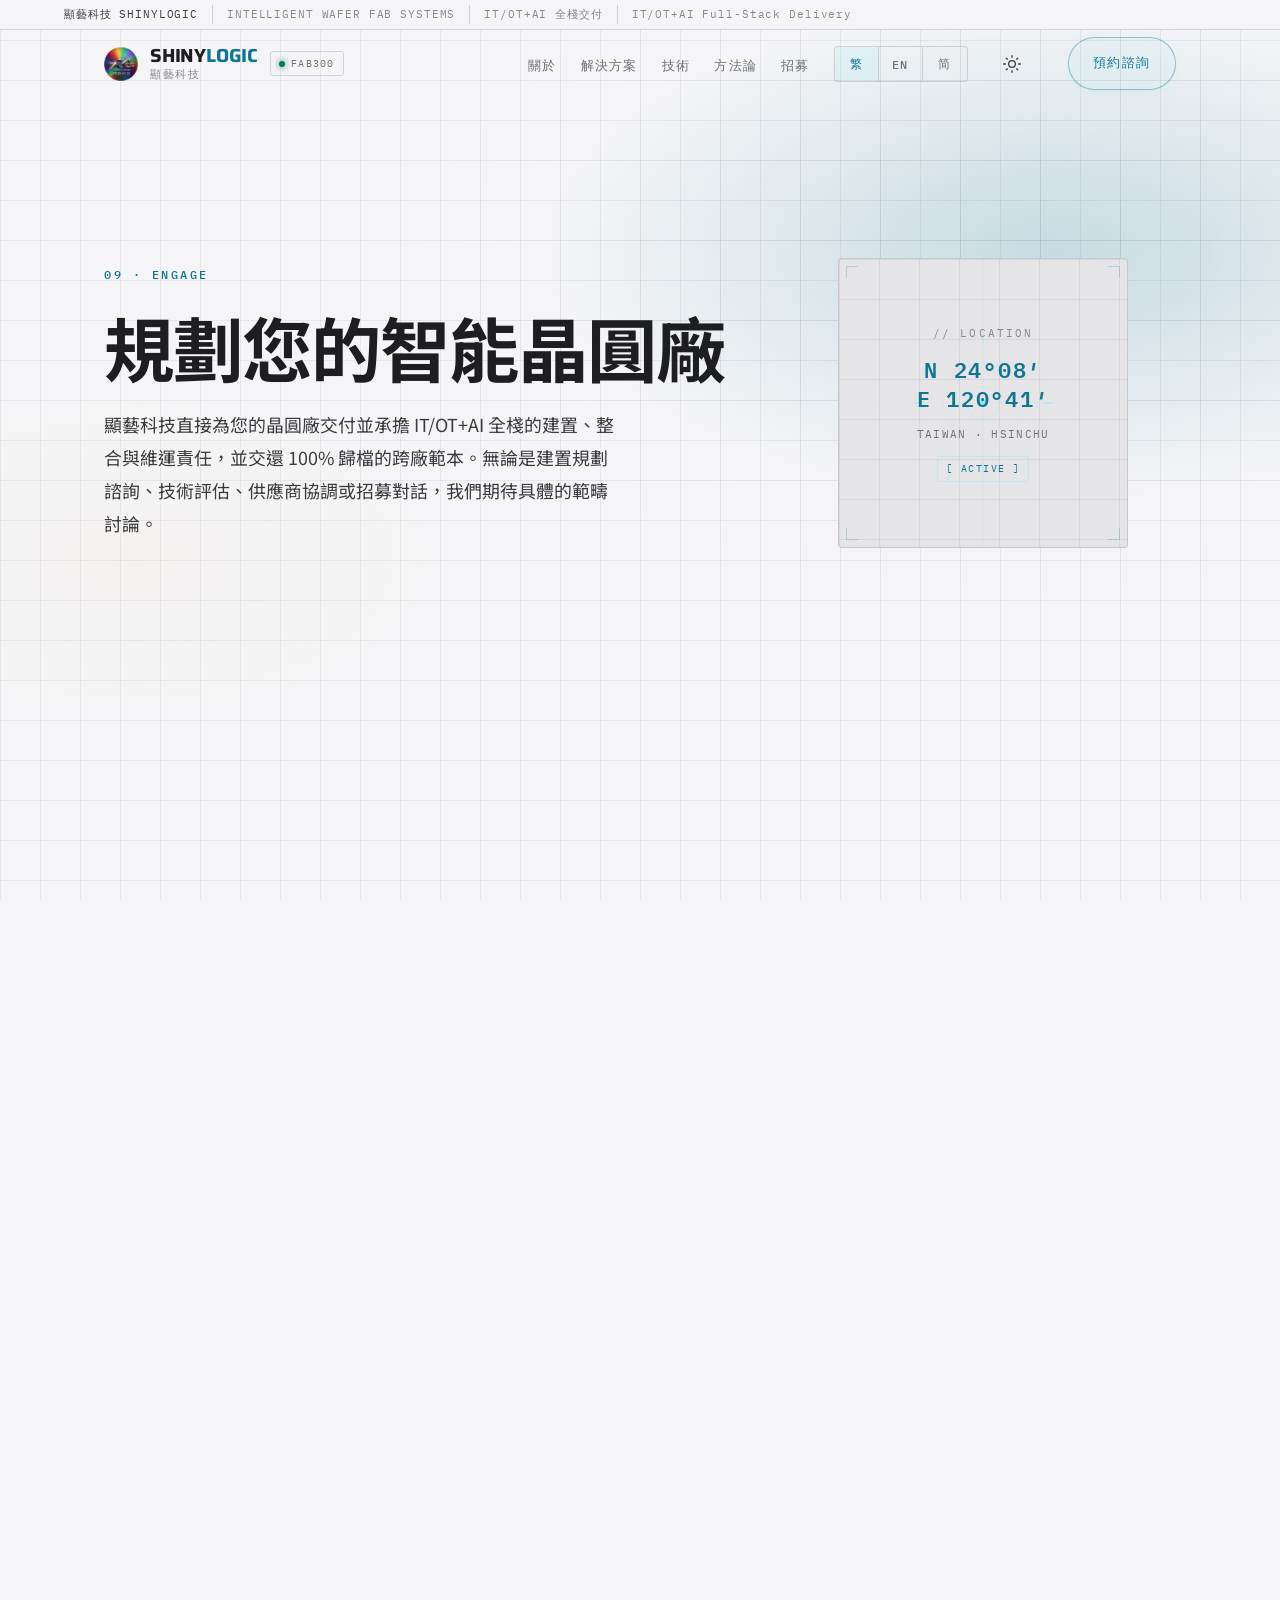
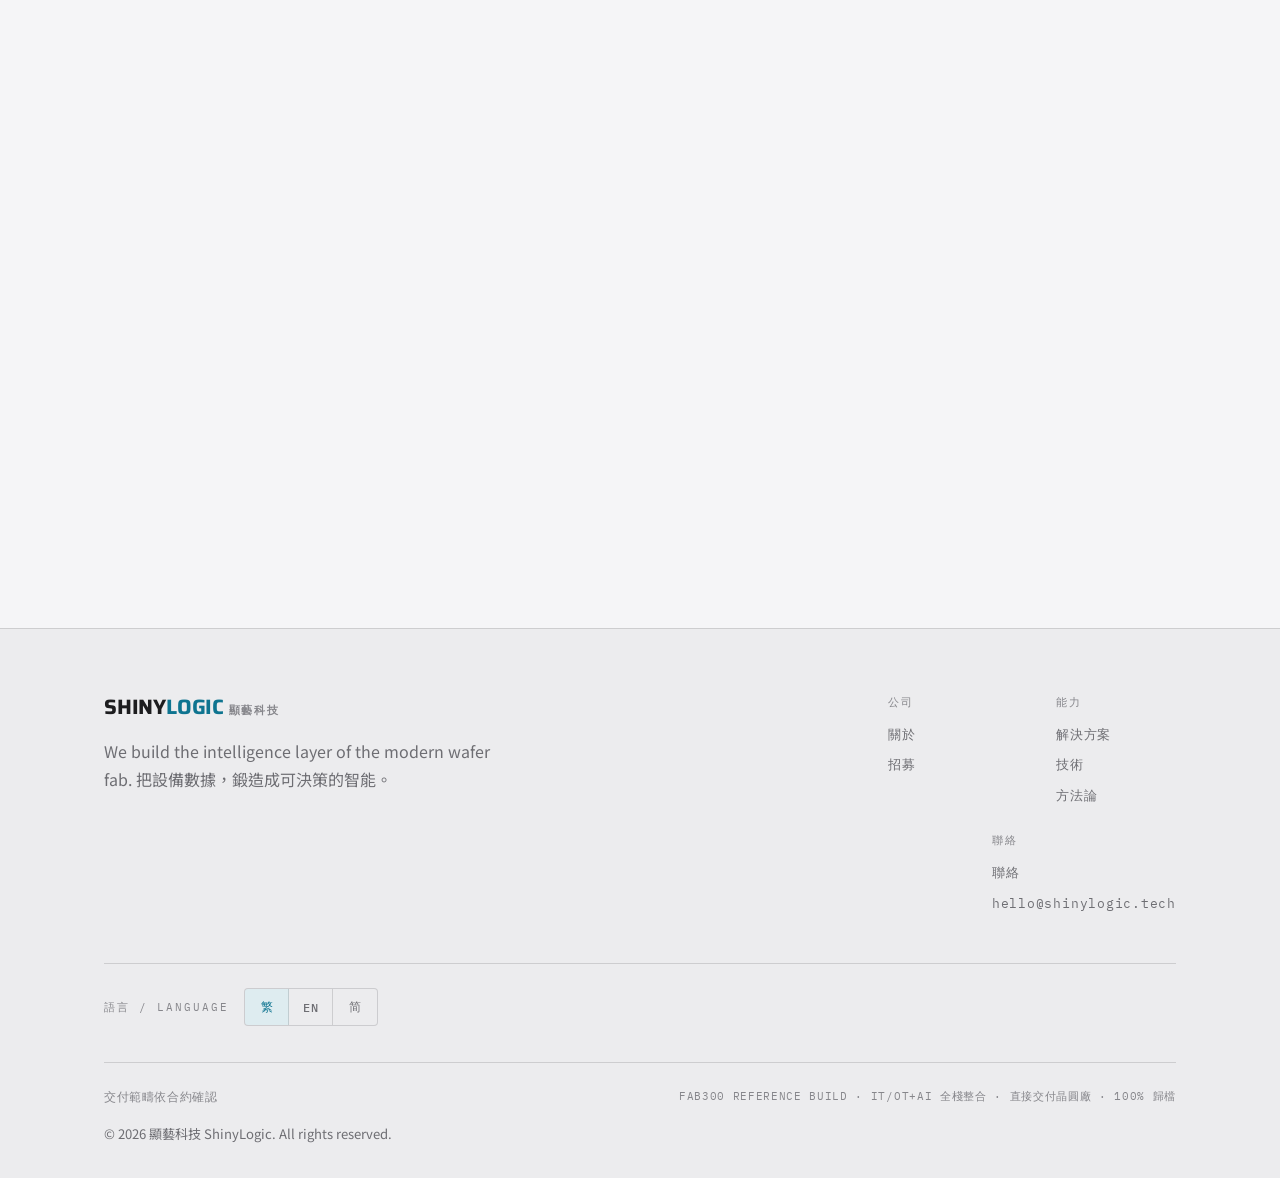
<file: contact.html>
<!DOCTYPE html>
<html lang="zh-Hant">
<head>
  <meta charset="utf-8">
  <meta name="viewport" content="width=device-width, initial-scale=1">
  <title>聯絡 · 顯藝科技 ShinyLogic</title>
  <meta name="description" content="與顯藝科技聯絡 — 預約晶圓廠 IT/OT+AI 全棧建置諮詢、技術評估或招募對話。我們直接為晶圓廠交付並承擔 IT/OT+AI 全棧的建置、整合與維運責任，100% 歸檔交還。電郵 hello@shinylogic.tech；坐標 N 24°08′ E 120°41′。">

  <!-- theme + canonical -->
  <meta name="theme-color" content="#07090C">
  <link rel="canonical" href="https://robertoshiu.github.io/shiny-logic/contact.html">

  <!-- favicon -->
  <link rel="icon" href="favicon.svg" type="image/svg+xml">
  <link rel="mask-icon" href="favicon.svg" color="#67E8F9">

  <!-- Open Graph -->
  <meta property="og:type" content="website">
  <meta property="og:site_name" content="顯藝科技 ShinyLogic">
  <meta property="og:title" content="聯絡顯藝科技 ShinyLogic">
  <meta property="og:description" content="預約晶圓廠 IT/OT+AI 全棧建置諮詢。顯藝科技直接為您的晶圓廠交付並承擔 IT/OT+AI 全棧的建置、整合與維運責任，100% 歸檔交還。">
  <meta property="og:url" content="https://robertoshiu.github.io/shiny-logic/contact.html">
  <meta property="og:image" content="https://robertoshiu.github.io/shiny-logic/og-image.png">
  <meta property="og:image:width" content="1200">
  <meta property="og:image:height" content="630">
  <meta property="og:image:alt" content="顯藝科技 ShinyLogic — 智能晶圓廠 IT/OT 全棧建置">
  <meta property="og:locale" content="zh_Hant">
  <meta property="og:locale:alternate" content="en_US">
  <meta property="og:locale:alternate" content="zh_Hans">

  <!-- Twitter -->
  <meta name="twitter:card" content="summary_large_image">
  <meta name="twitter:title" content="聯絡顯藝科技 ShinyLogic">
  <meta name="twitter:description" content="預約晶圓廠 IT/OT+AI 全棧建置諮詢。顯藝科技直接為您的晶圓廠交付並承擔 IT/OT+AI 全棧的建置、整合與維運責任，100% 歸檔交還。">
  <meta name="twitter:image" content="https://robertoshiu.github.io/shiny-logic/og-image.png">
  <meta name="twitter:image:alt" content="顯藝科技 ShinyLogic — 智能晶圓廠 IT/OT 全棧建置">

  <!-- fonts -->
  <link rel="preconnect" href="https://fonts.googleapis.com">
  <link rel="preconnect" href="https://fonts.gstatic.com" crossorigin>
  <link href="https://fonts.googleapis.com/css2?family=IBM+Plex+Mono:wght@400;500;600&family=Noto+Sans+TC:wght@300;400;500;700&family=Saira:wght@300;400;500;600;700;800&family=Saira+Condensed:wght@500;600;700&display=swap" rel="stylesheet">

  <!-- no-FOUC theme script: runs synchronously before paint -->
  <script>
    (function() {
      try {
        var saved = localStorage.getItem('sl-theme');
        var prefersLight = window.matchMedia('(prefers-color-scheme: light)').matches;
        var theme = saved || (prefersLight ? 'light' : 'dark');
        document.documentElement.setAttribute('data-theme', theme);
      } catch (e) {
        document.documentElement.setAttribute('data-theme', 'dark');
      }
    })();
  </script>

  <!-- styles -->
  <link rel="stylesheet" href="styles.css?v=20260620c">

  <!-- progressive enhancement: if JS is unavailable, the scroll observer never runs,
       so neutralize the reveal initial state and keep all content visible. -->
  <noscript><style>.reveal{opacity:1!important;transform:none!important}</style></noscript>

  <!-- deferred scripts — dictionary BEFORE runtime BEFORE core (§14.4) -->
  <script defer src="i18n-dict.js?v=20260620c"></script>
  <script defer src="i18n.js?v=20260620c"></script>
  <script defer src="script.js?v=20260620c"></script>
</head>
<body class="p-contact">

  <!-- grain / noise overlay -->
  <div class="grain" aria-hidden="true"></div>

  <!-- top status strip -->
  <div class="statusbar mono" role="presentation">
    <span class="statusbar__item" data-i18n="common.brandFull">顯藝科技 SHINYLOGIC</span>
    <span class="statusbar__item" data-i18n="common.tagStrip">INTELLIGENT WAFER FAB SYSTEMS</span>
    <span class="statusbar__item" data-i18n="common.fxLabel">IT/OT+AI 全棧交付</span>
    <span class="statusbar__item" data-i18n="common.unitLabel">IT/OT+AI Full-Stack Delivery</span>
  </div>

  <!-- nav -->
  <header>
    <nav class="nav" aria-label="主導覽" data-i18n-attr="aria-label:nav.ariaPrimary">
      <div class="nav__inner">
        <a class="brand" href="index.html" aria-label="顯藝科技 ShinyLogic 首頁" data-i18n-attr="aria-label:nav.ariaHome">
          <picture class="brand__logo" aria-hidden="true"><source srcset="logo.webp" type="image/webp"><img src="logo.png" alt="" width="34" height="34" decoding="async"></picture>
          <span class="brand__col">
            <span class="brand__mark">SHINY<span class="accent">LOGIC</span></span>
            <span class="brand__sub">顯藝科技</span>
          </span>
          <span class="brand__tag"><span class="dot" aria-hidden="true"></span>FAB300</span>
        </a>

        <ul class="nav__links">
          <!-- ACTIVE? about -->
          <li><a class="nav__link" href="about.html" data-i18n="nav.about">關於</a></li>
          <!-- ACTIVE? solutions -->
          <li><a class="nav__link" href="solutions.html" data-i18n="nav.solutions">解決方案</a></li>
          <!-- ACTIVE? technology -->
          <li><a class="nav__link" href="technology.html" data-i18n="nav.technology">技術</a></li>
          <!-- ACTIVE? case-studies (RETITLED 案例 → 方法論; href unchanged) -->
          <li><a class="nav__link" href="case-studies.html" data-i18n="nav.cases">方法論</a></li>
          <!-- ACTIVE? careers -->
          <li><a class="nav__link" href="careers.html" data-i18n="nav.careers">招募</a></li>

          <li class="nav__lang">
            <div class="langswitch" role="group" aria-label="語言切換" data-i18n-attr="aria-label:lang.aria">
              <button type="button" class="langswitch__btn" data-lang="zh-Hant" aria-pressed="true" lang="zh-Hant">繁</button>
              <button type="button" class="langswitch__btn" data-lang="en" aria-pressed="false" lang="en">EN</button>
              <button type="button" class="langswitch__btn" data-lang="zh-Hans" aria-pressed="false" lang="zh-Hans">简</button>
            </div>
          </li>

          <li class="nav__theme">
            <button type="button" class="theme-toggle" id="themeToggle" aria-pressed="false" data-i18n-attr="aria-label:theme.toggleAria" aria-controls="">
              <svg class="theme-toggle__icon theme-toggle__icon--moon" viewBox="0 0 24 24" fill="none" stroke="currentColor" stroke-width="1.6" stroke-linecap="round" stroke-linejoin="round" aria-hidden="true">
                <path d="M21 12.79A9 9 0 1 1 11.21 3 7 7 0 0 0 21 12.79z"/>
              </svg>
              <svg class="theme-toggle__icon theme-toggle__icon--sun" viewBox="0 0 24 24" fill="none" stroke="currentColor" stroke-width="1.6" stroke-linecap="round" stroke-linejoin="round" aria-hidden="true">
                <circle cx="12" cy="12" r="4"/>
                <path d="M12 2v2M12 20v2M4.93 4.93l1.41 1.41M17.66 17.66l1.41 1.41M2 12h2M20 12h2M4.93 19.07l1.41-1.41M17.66 6.34l1.41-1.41"/>
              </svg>
            </button>
          </li>

          <li><a class="btn btn--primary nav__cta is-active" href="contact.html" aria-current="page" data-i18n="cta.plan">預約諮詢 <span class="btn__arrow" aria-hidden="true">→</span></a></li>
        </ul>

        <button class="nav__toggle" id="navToggle" aria-label="開啟選單" aria-expanded="false" aria-controls="navMobile" data-i18n-attr="aria-label:nav.menuOpen">
          <span aria-hidden="true"></span>
        </button>
      </div>
    </nav>

    <!-- mobile menu -->
    <div class="nav__mobile" id="navMobile">
      <!-- ACTIVE? about -->
      <a href="about.html" data-i18n="nav.about">關於</a>
      <!-- ACTIVE? solutions -->
      <a href="solutions.html" data-i18n="nav.solutions">解決方案</a>
      <!-- ACTIVE? technology -->
      <a href="technology.html" data-i18n="nav.technology">技術</a>
      <!-- ACTIVE? case-studies (RETITLED 案例 → 方法論; href unchanged) -->
      <a href="case-studies.html" data-i18n="nav.cases">方法論</a>
      <!-- ACTIVE? careers -->
      <a href="careers.html" data-i18n="nav.careers">招募</a>

      <div class="nav__mobile-theme">
        <button type="button" class="theme-toggle theme-toggle--mobile" id="themeToggleMobile" aria-pressed="false" data-i18n-attr="aria-label:theme.toggleAria">
          <svg class="theme-toggle__icon theme-toggle__icon--moon" viewBox="0 0 24 24" fill="none" stroke="currentColor" stroke-width="1.6" stroke-linecap="round" stroke-linejoin="round" aria-hidden="true">
            <path d="M21 12.79A9 9 0 1 1 11.21 3 7 7 0 0 0 21 12.79z"/>
          </svg>
          <svg class="theme-toggle__icon theme-toggle__icon--sun" viewBox="0 0 24 24" fill="none" stroke="currentColor" stroke-width="1.6" stroke-linecap="round" stroke-linejoin="round" aria-hidden="true">
            <circle cx="12" cy="12" r="4"/>
            <path d="M12 2v2M12 20v2M4.93 4.93l1.41 1.41M17.66 17.66l1.41 1.41M2 12h2M20 12h2M4.93 19.07l1.41-1.41M17.66 6.34l1.41-1.41"/>
          </svg>
        </button>
      </div>

      <div class="langswitch langswitch--mobile" role="group" aria-label="語言切換" data-i18n-attr="aria-label:lang.aria">
        <button type="button" class="langswitch__btn" data-lang="zh-Hant" aria-pressed="true" lang="zh-Hant">繁</button>
        <button type="button" class="langswitch__btn" data-lang="en" aria-pressed="false" lang="en">EN</button>
        <button type="button" class="langswitch__btn" data-lang="zh-Hans" aria-pressed="false" lang="zh-Hans">简</button>
      </div>

      <!-- contact is the active page: active marker rides the CTA -->
      <a class="btn btn--primary is-active" href="contact.html" aria-current="page" data-i18n="cta.plan">預約諮詢 <span class="btn__arrow" aria-hidden="true">→</span></a>
    </div>
  </header>

  <main id="top">

    <!-- =====================================================================
         PAGE HERO
         ===================================================================== -->
    <section class="contact-hero" aria-labelledby="contact-hero-title">
      <div class="contact-hero__glow" aria-hidden="true"></div>
      <div class="contact-hero__grid" aria-hidden="true"></div>

      <div class="wrap">
        <div class="contact-hero__copy">
          <p class="kicker" data-rise style="animation-delay:.06s" data-i18n="contact.heroKicker">09 · ENGAGE</p>

          <h1 class="contact-hero__title" id="contact-hero-title" data-rise style="animation-delay:.16s">
            <span data-i18n="contact.heroTitle">規劃您的<span class="accent">智能晶圓廠</span></span>
          </h1>

          <p class="contact-hero__lede" data-rise style="animation-delay:.26s" data-i18n="contact.heroLede">
            顯藝科技直接為您的晶圓廠交付並承擔 IT/OT+AI 全棧的建置、整合與維運責任，並交還 100% 歸檔的跨廠範本。無論是建置規劃諮詢、技術評估、供應商協調或招募對話，我們期待具體的範疇討論。
          </p>
        </div>

        <!-- coordinate panel: precision/location flourish -->
        <div class="contact-hero__coord-panel" aria-hidden="true">
          <div class="contact-hero__coord-inner reticle">
            <span class="tick tick--tl"></span>
            <span class="tick tick--tr"></span>
            <span class="tick tick--bl"></span>
            <span class="tick tick--br"></span>

            <!-- crosshair SVG -->
            <svg class="contact-hero__crosshair" viewBox="0 0 320 320" fill="none" xmlns="http://www.w3.org/2000/svg" aria-hidden="true">
              <!-- horizontal rule -->
              <line x1="0" y1="160" x2="320" y2="160" stroke="rgba(147,164,179,.07)" stroke-width="1"/>
              <!-- vertical rule -->
              <line x1="160" y1="0" x2="160" y2="320" stroke="rgba(147,164,179,.07)" stroke-width="1"/>
              <!-- center concentric rings -->
              <circle cx="160" cy="160" r="72" stroke="rgba(103,232,249,.08)" stroke-width="1"/>
              <circle cx="160" cy="160" r="44" stroke="rgba(103,232,249,.12)" stroke-width="1"/>
              <circle cx="160" cy="160" r="18" stroke="rgba(103,232,249,.2)" stroke-width="1"/>
              <!-- center dot -->
              <circle cx="160" cy="160" r="3.5" fill="#67E8F9" opacity=".7"/>
              <!-- outer tick marks at cardinal points -->
              <line x1="160" y1="82" x2="160" y2="94"  stroke="rgba(103,232,249,.4)" stroke-width="1.2"/>
              <line x1="160" y1="226" x2="160" y2="238" stroke="rgba(103,232,249,.4)" stroke-width="1.2"/>
              <line x1="82"  y1="160" x2="94"  y2="160" stroke="rgba(103,232,249,.4)" stroke-width="1.2"/>
              <line x1="226" y1="160" x2="238" y2="160" stroke="rgba(103,232,249,.4)" stroke-width="1.2"/>
            </svg>

            <div class="contact-hero__coord-data">
              <span class="contact-hero__coord-label">// LOCATION</span>
              <span class="contact-hero__coord-val">N 24°08′<br>E 120°41′</span>
              <span class="contact-hero__coord-sub">TAIWAN · HSINCHU</span>
              <span class="contact-hero__coord-badge">[ ACTIVE ]</span>
            </div>
          </div>
        </div>
      </div>
    </section>

    <!-- =====================================================================
         ENGAGEMENT MODEL EXPLAINER — direct fab engagement flow
         ===================================================================== -->
    <section id="engagement-model" class="section section--alt reveal s-engage" aria-labelledby="engage-title">
      <div class="wrap">

        <header class="section-head">
          <div>
            <span class="kicker" data-i18n="contact.engageKicker">// ENGAGE.00 · 合作流程速覽</span>
            <h2 class="section-title" id="engage-title" data-i18n="contact.engageTitle">四步交付流程</h2>
            <p class="section-lede" data-i18n="contact.engageLede">從諮詢到全棧交付，我們直接與您的晶圓廠對接。責任界線在簽約前就確定，100% 歸檔交還，流程透明。</p>
          </div>
          <span class="section-index" aria-hidden="true">00</span>
        </header>

        <ol class="s-engage__steps" aria-label="四步交付流程">

          <!-- Step 1 -->
          <li class="s-engage__step reveal" style="--i:0">
            <div class="s-engage__step-num mono" aria-hidden="true">01</div>
            <div class="s-engage__step-body">
              <h3 class="s-engage__step-name" data-i18n="contact.engageStep1N">諮詢評估</h3>
              <span class="s-engage__step-en mono" data-i18n="contact.engageStep1En">CONSULTATION</span>
              <p class="s-engage__step-desc fog" data-i18n="contact.engageStep1Text">一通對談，釐清您的晶圓廠建置需求、IT/OT 現況與希望我們承擔的全棧範圍。</p>
            </div>
            <div class="s-engage__step-arrow" aria-hidden="true">→</div>
          </li>

          <!-- Step 2 -->
          <li class="s-engage__step reveal" style="--i:1">
            <div class="s-engage__step-num mono" aria-hidden="true">02</div>
            <div class="s-engage__step-body">
              <h3 class="s-engage__step-name" data-i18n="contact.engageStep2N">範圍評估</h3>
              <span class="s-engage__step-en mono" data-i18n="contact.engageStep2En">SCOPE ASSESSMENT</span>
              <p class="s-engage__step-desc fog" data-i18n="contact.engageStep2Text">白紙黑字界定 L1–L6 交付範圍、SLA 指標與驗收標準，簽約前雙方對齊，無灰色地帶。</p>
            </div>
            <div class="s-engage__step-arrow" aria-hidden="true">→</div>
          </li>

          <!-- Step 3 -->
          <li class="s-engage__step reveal" style="--i:2">
            <div class="s-engage__step-num mono" aria-hidden="true">03</div>
            <div class="s-engage__step-body">
              <h3 class="s-engage__step-name" data-i18n="contact.engageStep3N">建置合約</h3>
              <span class="s-engage__step-en mono" data-i18n="contact.engageStep3En">DELIVERY CONTRACT</span>
              <p class="s-engage__step-desc fog" data-i18n="contact.engageStep3Text">與您的晶圓廠直接簽訂建置合約，明確商務條款、Gate 里程碑與付款計畫。</p>
            </div>
            <div class="s-engage__step-arrow" aria-hidden="true">→</div>
          </li>

          <!-- Step 4 -->
          <li class="s-engage__step s-engage__step--last reveal" style="--i:3">
            <div class="s-engage__step-num mono" aria-hidden="true">04</div>
            <div class="s-engage__step-body">
              <h3 class="s-engage__step-name" data-i18n="contact.engageStep4N">交付 + 100% 歸檔</h3>
              <span class="s-engage__step-en mono" data-i18n="contact.engageStep4En">DELIVER + ARCHIVE</span>
              <p class="s-engage__step-desc fog" data-i18n="contact.engageStep4Text">依 8 道 Gate 交付全棧整合層，通過 SLA 驗收，並交還 100% 歸檔的跨廠範本供您未來擴廠重複套用。</p>
            </div>
          </li>

        </ol>

        <!-- boundary note -->
        <div class="s-engage__note panel" aria-label="交付責任說明">
          <span class="s-engage__note-label mono steel" data-i18n="contact.engageNoteLabel">// DELIVERY RESPONSIBILITY</span>
          <p class="s-engage__note-text fog" data-i18n="contact.engageNoteText">我們直接為您的晶圓廠承擔 IT/OT+AI 全棧的建置、整合與維運責任。競爭基準是貴廠的內部自建團隊 — 我們提供的是外包給專業全棧團隊的替代選項。</p>
        </div>

      </div>
    </section>

    <!-- =====================================================================
         SECTION 01: 聯絡表單 + 直接聯絡 (two-column)
         ===================================================================== -->
    <section id="contact-form" class="section reveal s-form" aria-labelledby="form-title">
      <div class="wrap">

        <header class="section-head">
          <div>
            <span class="kicker" data-i18n="contact.formKicker">// FORM.01 · 諮詢表單</span>
            <h2 class="section-title" id="form-title" data-i18n="contact.formTitle">提交諮詢</h2>
            <p class="section-lede" data-i18n="contact.formLede">填寫以下表單，我們將於兩個工作天內回覆。所有欄位標 * 者為必填。</p>
          </div>
          <span class="section-index" aria-hidden="true" data-i18n="contact.formIndex">01</span>
        </header>

        <div class="s-form__body">

          <!-- LEFT: contact form -->
          <div>
            <div class="panel s-form__panel reticle">
              <span class="tick tick--tl" aria-hidden="true"></span>
              <span class="tick tick--tr" aria-hidden="true"></span>
              <span class="tick tick--bl" aria-hidden="true"></span>
              <span class="tick tick--br" aria-hidden="true"></span>

              <div class="s-form__panel-head">
                <span class="s-form__panel-kicker" data-i18n="contact.formKicker">// FORM.01 · 諮詢表單</span>
                <span class="s-form__panel-ref" aria-hidden="true">X:0901  Y:FORM</span>
              </div>

              <form id="contactForm" novalidate>

                <!-- Name + Company row -->
                <div class="s-form__row-2">
                  <div class="s-form__field">
                    <label class="s-form__label" for="contact-name">
                      <span data-i18n="contact.labelName">姓名</span>
                      <span class="s-form__required" aria-label="必填">*</span>
                    </label>
                    <input
                      class="s-form__input"
                      type="text"
                      id="contact-name"
                      name="name"
                      required
                      autocomplete="name"
                      placeholder="您的姓名"
                      data-i18n-attr="placeholder:contact.labelNamePlaceholder"
                    >
                  </div>

                  <div class="s-form__field">
                    <label class="s-form__label" for="contact-company">
                      <span data-i18n="contact.labelCompany">公司</span>
                    </label>
                    <input
                      class="s-form__input"
                      type="text"
                      id="contact-company"
                      name="company"
                      autocomplete="organization"
                      placeholder="公司或機構名稱"
                      data-i18n-attr="placeholder:contact.labelCompanyPlaceholder"
                    >
                  </div>
                </div>

                <!-- Email -->
                <div class="s-form__field">
                  <label class="s-form__label" for="contact-email">
                    <span data-i18n="contact.labelEmail">電子郵件</span>
                    <span class="s-form__required" aria-label="必填">*</span>
                  </label>
                  <input
                    class="s-form__input"
                    type="email"
                    id="contact-email"
                    name="email"
                    required
                    autocomplete="email"
                    placeholder="email@example.com"
                    data-i18n-attr="placeholder:contact.labelEmailPlaceholder"
                  >
                </div>

                <!-- Inquiry type select — 建置規劃 leads -->
                <div class="s-form__field">
                  <label class="s-form__label" for="contact-type">
                    <span data-i18n="contact.labelType">諮詢類型</span>
                    <span class="s-form__required" aria-label="必填">*</span>
                  </label>
                  <select
                    class="s-form__select"
                    id="contact-type"
                    name="inquiry_type"
                    required
                  >
                    <option value="" disabled selected data-i18n="contact.typeDefault">請選擇諮詢類型</option>
                    <option value="build-planning" data-i18n="contact.typeBuild">建置規劃</option>
                    <option value="technical-advisory" data-i18n="contact.typeTech">技術諮詢</option>
                    <option value="vendor-coordination" data-i18n="contact.typePartner">供應商協調</option>
                    <option value="careers" data-i18n="contact.typeCareer">招募</option>
                    <option value="media" data-i18n="contact.typeMedia">媒體</option>
                  </select>
                </div>

                <!-- Message textarea -->
                <div class="s-form__field">
                  <label class="s-form__label" for="contact-message">
                    <span data-i18n="contact.labelMessage">訊息</span>
                    <span class="s-form__required" aria-label="必填">*</span>
                  </label>
                  <textarea
                    class="s-form__textarea"
                    id="contact-message"
                    name="message"
                    required
                    rows="5"
                    placeholder="請描述您的晶圓廠建置背景、整合層範圍或具體問題……"
                    data-i18n-attr="placeholder:contact.labelMessagePlaceholder"
                  ></textarea>
                </div>

                <!-- Submit row -->
                <div class="s-form__submit-row">
                  <p class="s-form__submit-note mono fog">
                    * 標示欄位為必填 · 回覆時效 2 個工作天
                  </p>
                  <button type="submit" class="btn btn--primary">
                    <span data-i18n="contact.submitBtn">送出諮詢</span>
                    <span class="btn__arrow" aria-hidden="true" data-i18n="contact.submitArrow">→</span>
                  </button>
                </div>

              </form>

              <!-- Inline confirmation (shown after submit) -->
              <div class="s-form__confirm" id="contactConfirm" role="alert" aria-live="polite">
                <div class="s-form__confirm-icon">
                  <!-- checkmark SVG icon -->
                  <svg width="24" height="24" viewBox="0 0 24 24" fill="none" xmlns="http://www.w3.org/2000/svg" aria-hidden="true">
                    <circle cx="12" cy="12" r="10" stroke="#67E8F9" stroke-width="1.5"/>
                    <polyline points="7,12.5 10.5,16 17,9" stroke="#67E8F9" stroke-width="1.5" stroke-linecap="round" stroke-linejoin="round"/>
                  </svg>
                  <span class="s-form__confirm-title" data-i18n="contact.successTitle">諮詢已送出</span>
                </div>
                <p class="s-form__confirm-body" data-i18n="contact.successBody">感謝您的訊息。我們將於兩個工作天內與您聯繫。</p>
                <span class="s-form__confirm-note mono" data-i18n="contact.successNote">// REQUEST LOGGED</span>
              </div>

            </div><!-- /.s-form__panel -->
          </div>

          <!-- RIGHT: direct contact -->
          <aside class="s-direct" aria-label="直接聯絡資訊">

            <div class="panel s-direct__panel reticle">
              <span class="tick tick--tl" aria-hidden="true"></span>
              <span class="tick tick--tr" aria-hidden="true"></span>
              <span class="tick tick--bl" aria-hidden="true"></span>
              <span class="tick tick--br" aria-hidden="true"></span>

              <span class="s-direct__panel-kicker mono" data-i18n="contact.directKicker">// DIRECT.02 · 直接聯絡</span>

              <!-- Email -->
              <div class="s-direct__row">
                <span class="s-direct__label mono" data-i18n="contact.emailLabel">電子郵件</span>
                <span class="s-direct__val">
                  <a href="mailto:hello@shinylogic.tech" data-i18n="contact.emailAddr">hello@shinylogic.tech</a>
                </span>
              </div>

              <!-- Response time -->
              <div class="s-direct__row">
                <span class="s-direct__label mono" data-i18n="contact.responseLabel">回覆時效</span>
                <span class="s-direct__val" data-i18n="contact.responseVal">2 個工作天以內</span>
              </div>

              <!-- Languages -->
              <div class="s-direct__row">
                <span class="s-direct__label mono" data-i18n="contact.langLabel">服務語言</span>
                <span class="s-direct__val" data-i18n="contact.langVal">繁體中文 · 英文 · 简体中文</span>
              </div>
            </div>

            <!-- Coordinate panel -->
            <div class="s-direct__coord-panel reticle">
              <span class="tick tick--tl" aria-hidden="true"></span>
              <span class="tick tick--tr" aria-hidden="true"></span>
              <span class="tick tick--bl" aria-hidden="true"></span>
              <span class="tick tick--br" aria-hidden="true"></span>

              <div class="s-direct__coord-label mono" data-i18n="contact.coordLabel">座標</div>
              <div class="s-direct__coord-val mono" data-i18n="contact.coordVal">N 24°08′&nbsp;&nbsp;E 120°41′</div>
              <div class="s-direct__coord-note mono" data-i18n="contact.coordNote">臺灣 · 新竹科學工業園區附近</div>
            </div>

          </aside>

        </div><!-- /.s-form__body -->

      </div><!-- /.wrap -->
    </section>

    <!-- =====================================================================
         SECTION 03: 諮詢類型說明
         ===================================================================== -->
    <section id="inquiry-types" class="section section--alt reveal s-types" aria-labelledby="types-title">
      <div class="wrap">

        <header class="section-head">
          <div>
            <span class="kicker" data-i18n="contact.typesKicker">// INFO.03 · 諮詢類型說明</span>
            <h2 class="section-title" id="types-title" data-i18n="contact.typesTitle">諮詢類型說明</h2>
            <p class="section-lede" data-i18n="contact.typesLede">不同的諮詢類型對應不同的專業團隊，請選擇最符合您需求的類型，以便我們快速對接。</p>
          </div>
          <span class="section-index" aria-hidden="true" data-i18n="contact.typesIndex">03</span>
        </header>

        <ol class="s-types__grid" aria-label="五種諮詢類型">

          <!-- 01 建置規劃 -->
          <li class="card card--reticle s-types__card reveal" style="--i:0">
            <span class="tick tick--tl" aria-hidden="true"></span>
            <span class="tick tick--tr" aria-hidden="true"></span>
            <span class="tick tick--bl" aria-hidden="true"></span>
            <span class="tick tick--br" aria-hidden="true"></span>

            <div class="s-types__card-icon" aria-hidden="true">
              <!-- Build planning: blueprint/layers stacked icon -->
              <svg width="26" height="26" viewBox="0 0 26 26" fill="none" xmlns="http://www.w3.org/2000/svg">
                <rect x="3" y="6" width="20" height="14" rx="1.5" stroke="#67E8F9" stroke-width="1.5"/>
                <line x1="3" y1="11" x2="23" y2="11" stroke="#67E8F9" stroke-width="1.2" opacity=".6"/>
                <line x1="3" y1="16" x2="23" y2="16" stroke="#67E8F9" stroke-width="1.2" opacity=".4"/>
                <line x1="8" y1="6" x2="8" y2="3" stroke="#67E8F9" stroke-width="1.5"/>
                <line x1="18" y1="6" x2="18" y2="3" stroke="#67E8F9" stroke-width="1.5"/>
              </svg>
            </div>

            <div>
              <h3 class="s-types__card-name" data-i18n="contact.type0Title">建置規劃</h3>
              <span class="s-types__card-en" data-i18n="contact.type0En">BUILD PLANNING</span>
              <p class="s-types__card-desc" data-i18n="contact.type0Desc">針對新建或擴建晶圓廠的 IT/OT+AI 全棧建置規劃諮詢。我們直接與貴廠對接，承擔 L1–L6 整合層的建置、整合與維運責任，並交還 100% 歸檔的跨廠範本。</p>
              <div class="s-types__card-spec mono fog" data-i18n="contact.type0Spec">適合：新建廠、擴建廠、IT/OT 現代化升級</div>
            </div>
          </li>

          <!-- 02 技術諮詢 -->
          <li class="card card--reticle s-types__card reveal" style="--i:1">
            <span class="tick tick--tl" aria-hidden="true"></span>
            <span class="tick tick--tr" aria-hidden="true"></span>
            <span class="tick tick--bl" aria-hidden="true"></span>
            <span class="tick tick--br" aria-hidden="true"></span>

            <div class="s-types__card-icon" aria-hidden="true">
              <!-- Technical: chip with radiating signals -->
              <svg width="26" height="26" viewBox="0 0 26 26" fill="none" xmlns="http://www.w3.org/2000/svg">
                <rect x="7" y="7" width="12" height="12" rx="1" stroke="#67E8F9" stroke-width="1.5"/>
                <!-- center dot -->
                <circle cx="13" cy="13" r="2" stroke="#67E8F9" stroke-width="1.2"/>
                <!-- signal lines outward -->
                <line x1="13" y1="2" x2="13" y2="6" stroke="#67E8F9" stroke-width="1.5"/>
                <line x1="13" y1="20" x2="13" y2="24" stroke="#67E8F9" stroke-width="1.5"/>
                <line x1="2" y1="13" x2="6" y2="13" stroke="#67E8F9" stroke-width="1.5"/>
                <line x1="20" y1="13" x2="24" y2="13" stroke="#67E8F9" stroke-width="1.5"/>
              </svg>
            </div>

            <div>
              <h3 class="s-types__card-name" data-i18n="contact.type2Title">技術諮詢</h3>
              <span class="s-types__card-en" data-i18n="contact.type2En">TECHNICAL ADVISORY</span>
              <p class="s-types__card-desc" data-i18n="contact.type2Desc">針對 AI 算力（GB300/HGX B300）、MES（FAB300）、OT 安全（IEC 62443）或 DR 架構的深度技術評估與選型建議。</p>
              <div class="s-types__card-spec mono fog" data-i18n="contact.type2Spec">適合：架構評估、技術選型、POC 規劃</div>
            </div>
          </li>

          <!-- 03 合作 -->
          <li class="card card--reticle s-types__card reveal" style="--i:2">
            <span class="tick tick--tl" aria-hidden="true"></span>
            <span class="tick tick--tr" aria-hidden="true"></span>
            <span class="tick tick--bl" aria-hidden="true"></span>
            <span class="tick tick--br" aria-hidden="true"></span>

            <div class="s-types__card-icon" aria-hidden="true">
              <!-- Partnership: two nodes connected by a bridge line -->
              <svg width="26" height="26" viewBox="0 0 26 26" fill="none" xmlns="http://www.w3.org/2000/svg">
                <circle cx="5" cy="13" r="3.5" stroke="#67E8F9" stroke-width="1.5"/>
                <circle cx="21" cy="13" r="3.5" stroke="#67E8F9" stroke-width="1.5"/>
                <line x1="8.5" y1="13" x2="17.5" y2="13" stroke="#67E8F9" stroke-width="1.5"/>
                <!-- arrowhead right -->
                <polyline points="15,10.5 17.5,13 15,15.5" stroke="#67E8F9" stroke-width="1.5" stroke-linejoin="round"/>
                <!-- arrowhead left -->
                <polyline points="11,10.5 8.5,13 11,15.5" stroke="#67E8F9" stroke-width="1.5" stroke-linejoin="round"/>
              </svg>
            </div>

            <div>
              <h3 class="s-types__card-name" data-i18n="contact.type3Title">供應商協調</h3>
              <span class="s-types__card-en" data-i18n="contact.type3En">VENDOR COORDINATION</span>
              <p class="s-types__card-desc" data-i18n="contact.type3Desc">晶圓廠建置中的供應商與技術選型協調——我們直接為您的晶圓廠整合硬體、軟體授權與技術堆疊，並承擔交付責任。</p>
              <div class="s-types__card-spec mono fog" data-i18n="contact.type3Spec">適合：晶圓廠建置中的供應商與技術選型協調</div>
            </div>
          </li>

          <!-- 04 招募 -->
          <li class="card card--reticle s-types__card reveal" style="--i:3">
            <span class="tick tick--tl" aria-hidden="true"></span>
            <span class="tick tick--tr" aria-hidden="true"></span>
            <span class="tick tick--bl" aria-hidden="true"></span>
            <span class="tick tick--br" aria-hidden="true"></span>

            <div class="s-types__card-icon" aria-hidden="true">
              <!-- Careers: person silhouette with upward arrow -->
              <svg width="26" height="26" viewBox="0 0 26 26" fill="none" xmlns="http://www.w3.org/2000/svg">
                <!-- head -->
                <circle cx="13" cy="8" r="3.5" stroke="#67E8F9" stroke-width="1.5"/>
                <!-- body arc -->
                <path d="M4 23 C4 17.5 8 14 13 14 C18 14 22 17.5 22 23" stroke="#67E8F9" stroke-width="1.5" stroke-linecap="round"/>
                <!-- upward arrow accent -->
                <line x1="19" y1="9" x2="19" y2="3" stroke="#67E8F9" stroke-width="1.2"/>
                <polyline points="16.5,5.5 19,3 21.5,5.5" stroke="#67E8F9" stroke-width="1.2" stroke-linejoin="round"/>
              </svg>
            </div>

            <div>
              <h3 class="s-types__card-name" data-i18n="contact.type4Title">招募</h3>
              <span class="s-types__card-en" data-i18n="contact.type4En">CAREERS</span>
              <p class="s-types__card-desc" data-i18n="contact.type4Desc">加入四階段建設團隊。我們正在尋找 IT/OT 整合、AI 算力基礎設施、MES 工程與 OT 資安各領域的頂尖人才。</p>
              <div class="s-types__card-spec mono fog" data-i18n="contact.type4Spec">適合：工程師、顧問、專案管理</div>
            </div>
          </li>

          <!-- 05 媒體 -->
          <li class="card card--reticle s-types__card reveal" style="--i:4">
            <span class="tick tick--tl" aria-hidden="true"></span>
            <span class="tick tick--tr" aria-hidden="true"></span>
            <span class="tick tick--bl" aria-hidden="true"></span>
            <span class="tick tick--br" aria-hidden="true"></span>

            <div class="s-types__card-icon" aria-hidden="true">
              <!-- Media: document with radiating broadcast lines -->
              <svg width="26" height="26" viewBox="0 0 26 26" fill="none" xmlns="http://www.w3.org/2000/svg">
                <rect x="3" y="4" width="14" height="18" rx="1.5" stroke="#67E8F9" stroke-width="1.5"/>
                <line x1="6" y1="9"  x2="14" y2="9"  stroke="#67E8F9" stroke-width="1.2"/>
                <line x1="6" y1="13" x2="14" y2="13" stroke="#67E8F9" stroke-width="1.2" opacity=".7"/>
                <line x1="6" y1="17" x2="11" y2="17" stroke="#67E8F9" stroke-width="1.2" opacity=".5"/>
                <!-- broadcast arcs -->
                <path d="M19 10 Q22 13 19 16" stroke="#67E8F9" stroke-width="1.4" stroke-linecap="round" fill="none"/>
                <path d="M21 7  Q25.5 13 21 19" stroke="#67E8F9" stroke-width="1.2" stroke-linecap="round" fill="none" opacity=".55"/>
              </svg>
            </div>

            <div>
              <h3 class="s-types__card-name" data-i18n="contact.type5Title">媒體</h3>
              <span class="s-types__card-en" data-i18n="contact.type5En">MEDIA</span>
              <p class="s-types__card-desc" data-i18n="contact.type5Desc">媒體採訪、行業報告、白皮書合作或活動邀請，請提供您的媒體機構名稱與截稿日期。</p>
              <div class="s-types__card-spec mono fog" data-i18n="contact.type5Spec">適合：記者、分析師、研究機構</div>
            </div>
          </li>

        </ol>

        <!-- footer telemetry annotation -->
        <footer class="s-stats__foot" aria-hidden="true">
          <hr class="rule">
          <div class="s-stats__foot-inner">
            <span class="mono steel s-stats__coord">X:0903&nbsp;&nbsp;Y:TYPE</span>
            <span class="mono steel s-stats__ref">// INFO.03 · 諮詢類型 5 種 · 回覆時效 2 個工作天</span>
            <span class="mono steel s-stats__coord">[ FAB300 ]</span>
          </div>
        </footer>

      </div><!-- /.wrap -->
    </section>

    <!-- =====================================================================
         CLOSING CTA BAND — mirrors home #contact visual language
         ===================================================================== -->
    <section id="cta" class="section s-cta reveal" aria-labelledby="cta-title">
      <div class="s-cta__glow" aria-hidden="true"></div>

      <div class="wrap">
        <div class="s-cta__inner">

          <div class="panel s-cta__panel reticle">
            <span class="tick tick--tl" aria-hidden="true"></span>
            <span class="tick tick--tr" aria-hidden="true"></span>
            <span class="tick tick--bl" aria-hidden="true"></span>
            <span class="tick tick--br" aria-hidden="true"></span>

            <!-- kicker -->
            <p class="kicker" style="text-align:center;margin-bottom:var(--s-5)" data-i18n="contact.ctaKicker">// CTA · ENGAGE NOW</p>

            <!-- title -->
            <h2 class="section-title" id="cta-title" style="text-align:center;margin-bottom:var(--s-5)">
              <span data-i18n="contact.ctaTitle">規劃您的<span class="accent">智能晶圓廠</span></span>
            </h2>

            <!-- bold closing statement — direct-to-fab framing -->
            <p class="s-cta__statement" data-i18n="contact.ctaStatement">
              我們直接為您的晶圓廠承擔 IT/OT+AI 全棧的建置、整合與維運責任，並交還 100% 歸檔的跨廠範本 — 競爭基準是您的內部自建團隊。
            </p>

            <!-- key metrics row -->
            <div class="s-cta__metrics" role="list">
              <div class="s-cta__metric" role="listitem">
                <span class="s-cta__metric-num" data-i18n="contact.ctaMetric1Num">全棧交付</span>
                <span class="s-cta__metric-label mono" data-i18n="contact.ctaMetric1Label">IT/OT+AI 整合</span>
              </div>
              <div class="s-cta__metric" role="listitem">
                <span class="s-cta__metric-num" data-i18n="contact.ctaMetric2Num">≤ 4hr</span>
                <span class="s-cta__metric-label mono" data-i18n="contact.ctaMetric2Label">DR RTO</span>
              </div>
              <div class="s-cta__metric" role="listitem">
                <span class="s-cta__metric-num" data-i18n="contact.ctaMetric3Num">≥ 95%</span>
                <span class="s-cta__metric-label mono" data-i18n="contact.ctaMetric3Label">系統 SLO</span>
              </div>
            </div>

            <!-- CTA buttons -->
            <div class="s-cta__actions">
              <a class="btn btn--primary" href="#contact-form" data-i18n="contact.ctaPrimary">
                預約諮詢
                <span class="btn__arrow" aria-hidden="true">→</span>
              </a>
              <a class="btn btn--ghost" href="#engagement-model" data-i18n="contact.ctaGhost">
                查看交付流程
                <span class="btn__arrow" aria-hidden="true">↓</span>
              </a>
            </div>

            <!-- mono coordinate flourish -->
            <p class="s-cta__coord mono" aria-hidden="true" data-i18n="contact.ctaCoord">N 24°08′&nbsp;&nbsp;E 120°41′&nbsp;&nbsp;·&nbsp;&nbsp;TAIWAN</p>
            <p class="s-cta__ref mono" aria-hidden="true" data-i18n="contact.ctaRef">// FAB300 REFERENCE BUILD&nbsp;&nbsp;·&nbsp;&nbsp;IT/OT+AI 全棧直接交付</p>

          </div>

        </div>
      </div>
    </section>

  </main>

  <!-- =====================================================================
       FOOTER
       ===================================================================== -->
  <footer class="footer">
    <div class="wrap">
      <div class="footer__top">
        <div class="footer__brand">
          <span class="brand__mark">SHINY<span class="accent">LOGIC</span> <span class="brand__sub" style="display:inline;margin:0">顯藝科技</span></span>
          <p class="footer__desc" data-i18n="foot.desc">We build the intelligence layer of the modern wafer fab. 把設備數據，鍛造成可決策的智能。</p>
        </div>

        <!-- sitemap — grouped links to all inner pages -->
        <nav class="footer__sitemap" aria-label="網站地圖" data-i18n-attr="aria-label:foot.ariaSitemap">
          <div class="footer__group">
            <span class="footer__group-title mono steel" data-i18n="foot.grpCompany">公司</span>
            <a href="about.html" data-i18n="nav.about">關於</a>
            <a href="careers.html" data-i18n="nav.careers">招募</a>
          </div>
          <div class="footer__group">
            <span class="footer__group-title mono steel" data-i18n="foot.grpCapability">能力</span>
            <a href="solutions.html" data-i18n="nav.solutions">解決方案</a>
            <a href="technology.html" data-i18n="nav.technology">技術</a>
            <a href="case-studies.html" data-i18n="nav.cases">方法論</a>
          </div>
          <div class="footer__group">
            <span class="footer__group-title mono steel" data-i18n="foot.grpContact">聯絡</span>
            <a href="contact.html" data-i18n="nav.contact">聯絡</a>
            <a href="mailto:hello@shinylogic.tech">hello@shinylogic.tech</a>
          </div>
        </nav>
      </div>

      <!-- language switcher mirror -->
      <div class="footer__lang">
        <span class="footer__lang-label mono steel" data-i18n="lang.label">語言 / LANGUAGE</span>
        <div class="langswitch" role="group" aria-label="語言切換" data-i18n-attr="aria-label:lang.aria">
          <button type="button" class="langswitch__btn" data-lang="zh-Hant" aria-pressed="true" lang="zh-Hant">繁</button>
          <button type="button" class="langswitch__btn" data-lang="en" aria-pressed="false" lang="en">EN</button>
          <button type="button" class="langswitch__btn" data-lang="zh-Hans" aria-pressed="false" lang="zh-Hans">简</button>
        </div>
      </div>

      <div class="footer__bottom">
        <div>
          <p class="footer__tech mono" data-i18n="foot.tech">交付範疇依合約確認</p>
          <p class="footer__copy" data-i18n="foot.copy">© 2026 顯藝科技 ShinyLogic. All rights reserved.</p>
        </div>
        <p class="footer__fine mono" data-i18n="foot.fine">FAB300 REFERENCE BUILD · IT/OT+AI 全棧整合 · 直接交付晶圓廠 · 100% 歸檔</p>
      </div>
    </div>
  </footer>

  <!-- Form submit handler replaced by IIFE #6 in script.js (v3 apple-fusion) -->

</body>
</html>
</file>
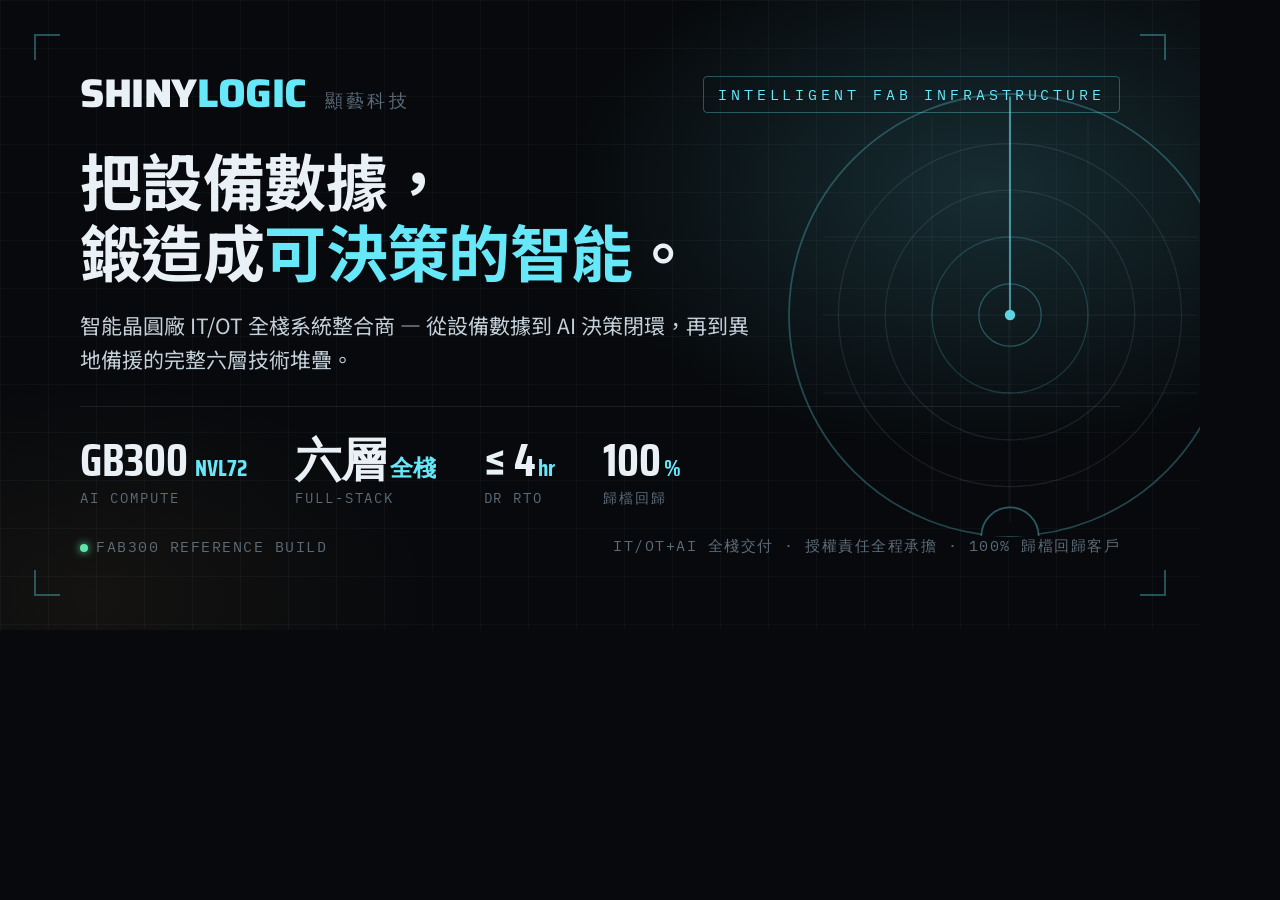
<file: og-card.html>
<!DOCTYPE html>
<html lang="zh-Hant">
<head>
  <meta charset="utf-8">
  <title>顯藝科技 ShinyLogic — OG Card</title>
  <link rel="preconnect" href="https://fonts.googleapis.com">
  <link rel="preconnect" href="https://fonts.gstatic.com" crossorigin>
  <link href="https://fonts.googleapis.com/css2?family=IBM+Plex+Mono:wght@400;500;600&family=Noto+Sans+TC:wght@400;500;700&family=Saira:wght@500;600;700;800&family=Saira+Condensed:wght@600;700&display=swap" rel="stylesheet">
  <style>
    :root{
      --ink-900:#07090C; --ink-800:#0D1217;
      --text:#EAF1F6; --mist:#C4D0D9; --fog:#8C9DAB; --steel:#5C6B78;
      --cyan:#67E8F9; --gold:#E7B567;
      --line:rgba(147,164,179,.14);
      --line-bright:rgba(103,232,249,.32);
      --grid:rgba(147,164,179,.05);
      --font-display:"Saira","Noto Sans TC",system-ui,sans-serif;
      --font-cond:"Saira Condensed","Saira",sans-serif;
      --font-mono:"IBM Plex Mono",ui-monospace,monospace;
      --font-body:"Noto Sans TC","Saira",system-ui,sans-serif;
    }
    *{margin:0;padding:0;box-sizing:border-box;}
    html,body{background:var(--ink-900);}
    /* EXACT 1200x630 capture surface */
    .og{
      position:relative;
      width:1200px;height:630px;
      overflow:hidden;
      background:var(--ink-900);
      color:var(--text);
      font-family:var(--font-body);
    }
    /* blueprint micro-grid */
    .og__grid{
      position:absolute;inset:0;z-index:0;pointer-events:none;
      background-image:
        repeating-linear-gradient(to right, var(--grid) 0 1px, transparent 1px 48px),
        repeating-linear-gradient(to bottom, var(--grid) 0 1px, transparent 1px 48px);
    }
    /* radial glow */
    .og__glow{
      position:absolute;inset:0;z-index:0;pointer-events:none;
      background:
        radial-gradient(50% 60% at 82% 30%, rgba(103,232,249,.16), transparent 70%),
        radial-gradient(40% 50% at 8% 95%, rgba(231,181,103,.06), transparent 70%);
    }
    /* wafer motif (right) */
    .og__wafer{
      position:absolute;right:-70px;top:50%;transform:translateY(-50%);
      width:520px;height:520px;z-index:0;opacity:.9;
    }
    /* corner reticle marks */
    .og__tick{position:absolute;width:26px;height:26px;border:0 solid var(--line-bright);z-index:3;}
    .og__tick--tl{top:34px;left:34px;border-top-width:2px;border-left-width:2px;}
    .og__tick--tr{top:34px;right:34px;border-top-width:2px;border-right-width:2px;}
    .og__tick--bl{bottom:34px;left:34px;border-bottom-width:2px;border-left-width:2px;}
    .og__tick--br{bottom:34px;right:34px;border-bottom-width:2px;border-right-width:2px;}

    .og__inner{
      position:relative;z-index:2;
      height:100%;
      padding:74px 80px;
      display:flex;flex-direction:column;justify-content:space-between;
    }
    .og__top{display:flex;align-items:center;justify-content:space-between;}
    .og__brand{display:flex;align-items:baseline;gap:18px;}
    .og__mark{
      font-family:var(--font-display);font-weight:800;font-size:40px;
      letter-spacing:-.01em;line-height:1;color:var(--text);
    }
    .og__mark .accent{color:var(--cyan);}
    .og__sub{font-family:var(--font-mono);font-size:18px;letter-spacing:.18em;color:var(--steel);}
    .og__kicker{
      font-family:var(--font-mono);font-size:15px;letter-spacing:.26em;text-transform:uppercase;
      color:var(--cyan);border:1px solid var(--line-bright);border-radius:4px;padding:8px 14px;
    }

    .og__mid{max-width:760px;}
    .og__tagline{
      font-family:var(--font-body);font-weight:700;
      font-size:62px;line-height:1.16;letter-spacing:-.01em;color:var(--text);
    }
    .og__tagline .accent{color:var(--cyan);}
    .og__desc{
      margin-top:22px;font-size:21px;line-height:1.6;color:var(--mist);max-width:680px;
    }

    .og__metrics{display:flex;gap:48px;padding-top:30px;border-top:1px solid var(--line);}
    .og__metric{display:flex;flex-direction:column;gap:6px;}
    .og__metric .n{font-family:var(--font-cond);font-weight:700;font-size:46px;line-height:1;color:var(--text);}
    .og__metric .n .u{color:var(--cyan);font-size:.5em;margin-left:.12em;}
    .og__metric .l{font-family:var(--font-mono);font-size:14px;letter-spacing:.14em;text-transform:uppercase;color:var(--steel);}

    .og__foot{
      display:flex;justify-content:space-between;align-items:center;
      font-family:var(--font-mono);font-size:15px;letter-spacing:.1em;color:var(--steel);
    }
    .og__foot .dot{display:inline-block;width:8px;height:8px;border-radius:50%;background:#5EE6A8;box-shadow:0 0 8px #5EE6A8;margin-right:8px;vertical-align:middle;}
  </style>
</head>
<body>
  <div class="og">
    <div class="og__grid" aria-hidden="true"></div>
    <div class="og__glow" aria-hidden="true"></div>

    <!-- wafer motif -->
    <svg class="og__wafer" viewBox="0 0 400 400" aria-hidden="true">
      <circle cx="200" cy="200" r="170" fill="none" stroke="rgba(103,232,249,.30)" stroke-width="1.4"/>
      <circle cx="200" cy="200" r="132" fill="none" stroke="rgba(147,164,179,.16)" stroke-width="1"/>
      <circle cx="200" cy="200" r="96"  fill="none" stroke="rgba(147,164,179,.16)" stroke-width="1"/>
      <circle cx="200" cy="200" r="60"  fill="none" stroke="rgba(103,232,249,.20)" stroke-width="1"/>
      <circle cx="200" cy="200" r="24"  fill="none" stroke="rgba(103,232,249,.32)" stroke-width="1"/>
      <path d="M 200 370 m -22 0 a 22 22 0 0 1 44 0" fill="#07090C" stroke="rgba(103,232,249,.4)" stroke-width="1.4"/>
      <g stroke="rgba(147,164,179,.12)" stroke-width=".75">
        <line x1="56" y1="140" x2="344" y2="140"/>
        <line x1="56" y1="200" x2="344" y2="200"/>
        <line x1="56" y1="260" x2="344" y2="260"/>
        <line x1="140" y1="48" x2="140" y2="352"/>
        <line x1="200" y1="40" x2="200" y2="360"/>
        <line x1="260" y1="48" x2="260" y2="352"/>
      </g>
      <line x1="200" y1="200" x2="200" y2="32" stroke="#67E8F9" stroke-width="1.4" opacity=".7"/>
      <circle cx="200" cy="200" r="4" fill="#67E8F9"/>
    </svg>

    <span class="og__tick og__tick--tl" aria-hidden="true"></span>
    <span class="og__tick og__tick--tr" aria-hidden="true"></span>
    <span class="og__tick og__tick--bl" aria-hidden="true"></span>
    <span class="og__tick og__tick--br" aria-hidden="true"></span>

    <div class="og__inner">
      <div class="og__top">
        <div class="og__brand">
          <span class="og__mark">SHINY<span class="accent">LOGIC</span></span>
          <span class="og__sub">顯藝科技</span>
        </div>
        <span class="og__kicker">Intelligent Fab Infrastructure</span>
      </div>

      <div class="og__mid">
        <div class="og__tagline">把設備數據，<br>鍛造成<span class="accent">可決策的智能</span>。</div>
        <p class="og__desc">智能晶圓廠 IT/OT 全棧系統整合商 — 從設備數據到 AI 決策閉環，再到異地備援的完整六層技術堆疊。</p>
      </div>

      <div>
        <div class="og__metrics">
          <div class="og__metric"><span class="n">GB300<span class="u"> NVL72</span></span><span class="l">AI Compute</span></div>
          <div class="og__metric"><span class="n">六層<span class="u">全棧</span></span><span class="l">Full-Stack</span></div>
          <div class="og__metric"><span class="n">≤ 4<span class="u">hr</span></span><span class="l">DR RTO</span></div>
          <div class="og__metric"><span class="n">100<span class="u">%</span></span><span class="l">歸檔回歸</span></div>
        </div>
        <div class="og__foot" style="margin-top:28px;">
          <span><span class="dot"></span>FAB300 REFERENCE BUILD</span>
          <span>IT/OT+AI 全棧交付 · 授權責任全程承擔 · 100% 歸檔回歸客戶</span>
        </div>
      </div>
    </div>
  </div>
</body>
</html>
</file>
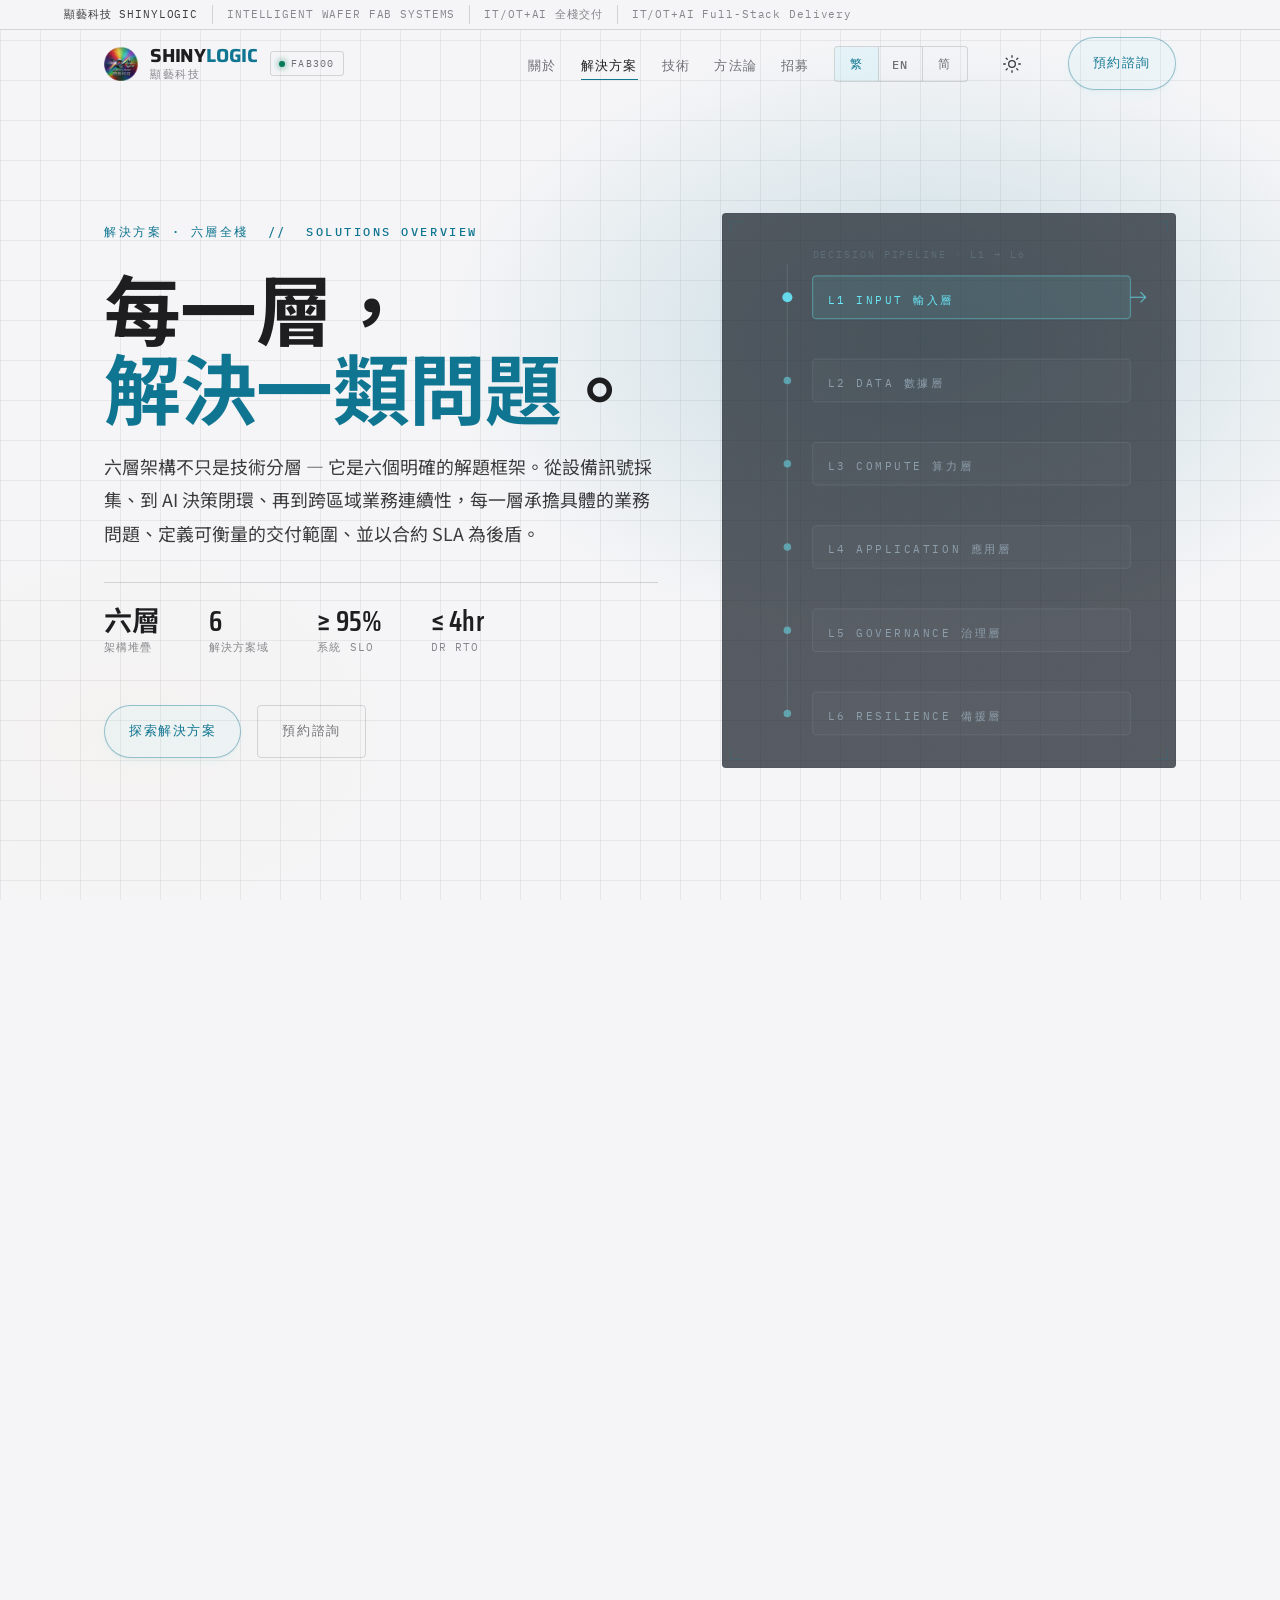
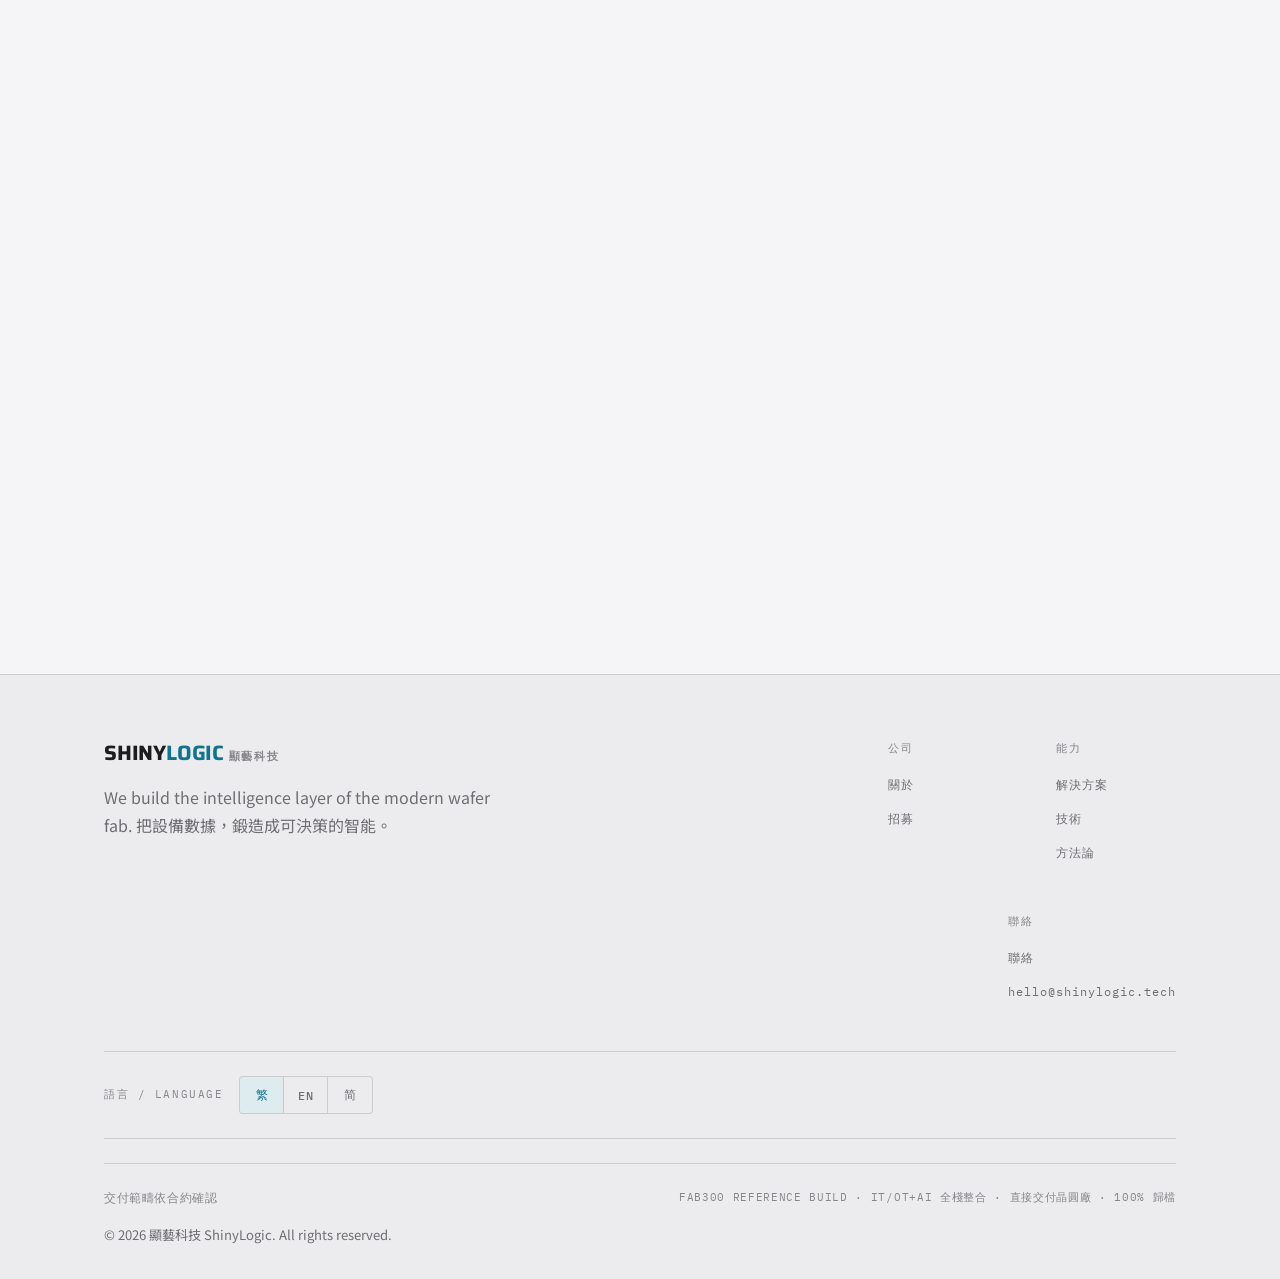
<file: solutions.html>
﻿<!DOCTYPE html>
<html lang="zh-Hant">
<head>
  <meta charset="utf-8">
  <meta name="viewport" content="width=device-width, initial-scale=1">
  <title>解決方案 · 顯藝科技 ShinyLogic</title>
  <meta name="description" content="顯藝科技六層技術堆疊解決方案 — AI 算力底座、高量產 MES 平台、高速網絡、OT/IT 資安、異地備援與企業整合，直接為您的晶圓廠交付 IT/OT+AI 全棧，100% 歸檔。">

  <!-- theme + canonical -->
  <meta name="theme-color" content="#07090C">
  <link rel="canonical" href="https://robertoshiu.github.io/shiny-logic/solutions.html">

  <!-- favicon -->
  <link rel="icon" href="favicon.svg" type="image/svg+xml">
  <link rel="mask-icon" href="favicon.svg" color="#67E8F9">

  <!-- Open Graph -->
  <meta property="og:type" content="website">
  <meta property="og:site_name" content="顯藝科技 ShinyLogic">
  <meta property="og:title" content="解決方案 · 顯藝科技 ShinyLogic">
  <meta property="og:description" content="六層技術堆疊解決方案：AI 算力底座、高量產 MES 平台、高速網絡、OT/IT 資安、異地備援與企業整合 — 直接為晶圓廠交付 IT/OT+AI 全棧，承擔整合與維運責任，100% 歸檔。">
  <meta property="og:url" content="https://robertoshiu.github.io/shiny-logic/solutions.html">
  <meta property="og:image" content="https://robertoshiu.github.io/shiny-logic/og-image.png">
  <meta property="og:image:width" content="1200">
  <meta property="og:image:height" content="630">
  <meta property="og:image:alt" content="顯藝科技 ShinyLogic — 智能晶圓廠 IT/OT 全棧建置">
  <meta property="og:locale" content="zh_Hant">
  <meta property="og:locale:alternate" content="en_US">
  <meta property="og:locale:alternate" content="zh_Hans">

  <!-- Twitter -->
  <meta name="twitter:card" content="summary_large_image">
  <meta name="twitter:title" content="解決方案 · 顯藝科技 ShinyLogic">
  <meta name="twitter:description" content="六層技術堆疊解決方案：AI 算力底座、高量產 MES 平台、高速網絡、OT/IT 資安、異地備援與企業整合 — 直接為晶圓廠交付 IT/OT+AI 全棧，承擔整合與維運責任，100% 歸檔。">
  <meta name="twitter:image" content="https://robertoshiu.github.io/shiny-logic/og-image.png">
  <meta name="twitter:image:alt" content="顯藝科技 ShinyLogic — 智能晶圓廠 IT/OT 全棧建置">

  <!-- fonts -->
  <link rel="preconnect" href="https://fonts.googleapis.com">
  <link rel="preconnect" href="https://fonts.gstatic.com" crossorigin>
  <link href="https://fonts.googleapis.com/css2?family=IBM+Plex+Mono:wght@400;500;600&family=Noto+Sans+TC:wght@300;400;500;700&family=Saira:wght@300;400;500;600;700;800&family=Saira+Condensed:wght@500;600;700&display=swap" rel="stylesheet">

  <!-- no-FOUC theme script: runs synchronously before paint -->
  <script>
    (function() {
      try {
        var saved = localStorage.getItem('sl-theme');
        var prefersLight = window.matchMedia('(prefers-color-scheme: light)').matches;
        var theme = saved || (prefersLight ? 'light' : 'dark');
        document.documentElement.setAttribute('data-theme', theme);
      } catch (e) {
        document.documentElement.setAttribute('data-theme', 'dark');
      }
    })();
  </script>

  <!-- styles -->
  <link rel="stylesheet" href="styles.css?v=20260620c">

  <!-- progressive enhancement: if JS is unavailable, the scroll observer never runs,
       so neutralize the reveal initial state and keep all content visible. -->
  <noscript><style>.reveal{opacity:1!important;transform:none!important}</style></noscript>

  <!-- deferred scripts — dictionary BEFORE runtime BEFORE core (§14.4) -->
  <script defer src="i18n-dict.js?v=20260620c"></script>
  <script defer src="i18n.js?v=20260620c"></script>
  <script defer src="script.js?v=20260620c"></script>
</head>
<body class="p-sol">

  <!-- grain / noise overlay -->
  <div class="grain" aria-hidden="true"></div>

  <!-- top status strip -->
  <div class="statusbar mono" role="presentation">
    <span class="statusbar__item" data-i18n="common.brandFull">顯藝科技 SHINYLOGIC</span>
    <span class="statusbar__item" data-i18n="common.tagStrip">INTELLIGENT WAFER FAB SYSTEMS</span>
    <span class="statusbar__item" data-i18n="common.fxLabel">IT/OT+AI 全棧交付</span>
    <span class="statusbar__item" data-i18n="common.unitLabel">IT/OT+AI Full-Stack Delivery</span>
  </div>

  <!-- nav -->
  <header>
    <nav class="nav" aria-label="主導覽" data-i18n-attr="aria-label:nav.ariaPrimary">
      <div class="nav__inner">
        <a class="brand" href="index.html" aria-label="顯藝科技 ShinyLogic 首頁" data-i18n-attr="aria-label:nav.ariaHome">
          <picture class="brand__logo" aria-hidden="true"><source srcset="logo.webp" type="image/webp"><img src="logo.png" alt="" width="34" height="34" decoding="async"></picture>
          <span class="brand__col">
            <span class="brand__mark">SHINY<span class="accent">LOGIC</span></span>
            <span class="brand__sub">顯藝科技</span>
          </span>
          <span class="brand__tag"><span class="dot" aria-hidden="true"></span>FAB300</span>
        </a>

        <ul class="nav__links">
          <!-- ACTIVE? about -->
          <li><a class="nav__link" href="about.html" data-i18n="nav.about">關於</a></li>
          <!-- ACTIVE? solutions -->
          <li><a class="nav__link is-active" href="solutions.html" aria-current="page" data-i18n="nav.solutions">解決方案</a></li>
          <!-- ACTIVE? technology -->
          <li><a class="nav__link" href="technology.html" data-i18n="nav.technology">技術</a></li>
          <!-- ACTIVE? case-studies (RETITLED 案例 → 方法論; href unchanged) -->
          <li><a class="nav__link" href="case-studies.html" data-i18n="nav.cases">方法論</a></li>
          <!-- ACTIVE? careers -->
          <li><a class="nav__link" href="careers.html" data-i18n="nav.careers">招募</a></li>

          <li class="nav__lang">
            <div class="langswitch" role="group" aria-label="語言切換" data-i18n-attr="aria-label:lang.aria">
              <button type="button" class="langswitch__btn" data-lang="zh-Hant" aria-pressed="true" lang="zh-Hant">繁</button>
              <button type="button" class="langswitch__btn" data-lang="en" aria-pressed="false" lang="en">EN</button>
              <button type="button" class="langswitch__btn" data-lang="zh-Hans" aria-pressed="false" lang="zh-Hans">简</button>
            </div>
          </li>

          <li class="nav__theme">
            <button type="button" class="theme-toggle" id="themeToggle" aria-pressed="false" data-i18n-attr="aria-label:theme.toggleAria" aria-controls="">
              <svg class="theme-toggle__icon theme-toggle__icon--moon" viewBox="0 0 24 24" fill="none" stroke="currentColor" stroke-width="1.6" stroke-linecap="round" stroke-linejoin="round" aria-hidden="true">
                <path d="M21 12.79A9 9 0 1 1 11.21 3 7 7 0 0 0 21 12.79z"/>
              </svg>
              <svg class="theme-toggle__icon theme-toggle__icon--sun" viewBox="0 0 24 24" fill="none" stroke="currentColor" stroke-width="1.6" stroke-linecap="round" stroke-linejoin="round" aria-hidden="true">
                <circle cx="12" cy="12" r="4"/>
                <path d="M12 2v2M12 20v2M4.93 4.93l1.41 1.41M17.66 17.66l1.41 1.41M2 12h2M20 12h2M4.93 19.07l1.41-1.41M17.66 6.34l1.41-1.41"/>
              </svg>
            </button>
          </li>

          <li><a class="btn btn--primary nav__cta" href="contact.html" data-i18n="cta.plan">預約諮詢 <span class="btn__arrow" aria-hidden="true">→</span></a></li>
        </ul>

        <button class="nav__toggle" id="navToggle" aria-label="開啟選單" aria-expanded="false" aria-controls="navMobile" data-i18n-attr="aria-label:nav.menuOpen">
          <span aria-hidden="true"></span>
        </button>
      </div>
    </nav>

    <!-- mobile menu -->
    <div class="nav__mobile" id="navMobile">
      <!-- ACTIVE? about -->
      <a href="about.html" data-i18n="nav.about">關於</a>
      <!-- ACTIVE? solutions -->
      <a href="solutions.html" aria-current="page" class="is-active" data-i18n="nav.solutions">解決方案</a>
      <!-- ACTIVE? technology -->
      <a href="technology.html" data-i18n="nav.technology">技術</a>
      <!-- ACTIVE? case-studies (RETITLED 案例 → 方法論; href unchanged) -->
      <a href="case-studies.html" data-i18n="nav.cases">方法論</a>
      <!-- ACTIVE? careers -->
      <a href="careers.html" data-i18n="nav.careers">招募</a>

      <div class="nav__mobile-theme">
        <button type="button" class="theme-toggle theme-toggle--mobile" id="themeToggleMobile" aria-pressed="false" data-i18n-attr="aria-label:theme.toggleAria">
          <svg class="theme-toggle__icon theme-toggle__icon--moon" viewBox="0 0 24 24" fill="none" stroke="currentColor" stroke-width="1.6" stroke-linecap="round" stroke-linejoin="round" aria-hidden="true">
            <path d="M21 12.79A9 9 0 1 1 11.21 3 7 7 0 0 0 21 12.79z"/>
          </svg>
          <svg class="theme-toggle__icon theme-toggle__icon--sun" viewBox="0 0 24 24" fill="none" stroke="currentColor" stroke-width="1.6" stroke-linecap="round" stroke-linejoin="round" aria-hidden="true">
            <circle cx="12" cy="12" r="4"/>
            <path d="M12 2v2M12 20v2M4.93 4.93l1.41 1.41M17.66 17.66l1.41 1.41M2 12h2M20 12h2M4.93 19.07l1.41-1.41M17.66 6.34l1.41-1.41"/>
          </svg>
        </button>
      </div>

      <div class="langswitch langswitch--mobile" role="group" aria-label="語言切換" data-i18n-attr="aria-label:lang.aria">
        <button type="button" class="langswitch__btn" data-lang="zh-Hant" aria-pressed="true" lang="zh-Hant">繁</button>
        <button type="button" class="langswitch__btn" data-lang="en" aria-pressed="false" lang="en">EN</button>
        <button type="button" class="langswitch__btn" data-lang="zh-Hans" aria-pressed="false" lang="zh-Hans">简</button>
      </div>

      <a class="btn btn--primary" href="contact.html" data-i18n="cta.plan">預約諮詢 <span class="btn__arrow" aria-hidden="true">→</span></a>
    </div>
  </header>

  <main>

    <!-- ====================================================================
         SOL·01 — PAGE HERO
         ==================================================================== -->
    <section class="p-sol__hero" aria-labelledby="sol-hero-title">
      <div class="p-sol__hero-glow" aria-hidden="true"></div>

      <div class="wrap p-sol__hero-inner">
        <div class="p-sol__hero-copy">
          <p class="kicker p-sol__hero-kicker" data-rise style="animation-delay:.05s" data-i18n="sol.heroKicker">解決方案 · 六層全棧 &nbsp;//&nbsp; SOLUTIONS OVERVIEW</p>

          <h1 class="p-sol__hero-title" id="sol-hero-title" data-rise style="animation-delay:.14s">
            <span class="line" data-i18n="sol.heroLine1">每一層，</span>
            <span class="line"><span class="accent" data-i18n="sol.heroLine2Accent">解決一類問題</span><span data-i18n="sol.heroLine2Tail">。</span></span>
          </h1>

          <p class="p-sol__hero-lede" data-rise style="animation-delay:.28s" data-i18n="sol.heroLede">
            六層架構不只是技術分層 — 它是六個明確的解題框架。從設備訊號採集、到 AI 決策閉環、再到跨區域業務連續性，每一層承擔具體的業務問題、定義可衡量的交付範圍、並以合約 SLA 為後盾。
          </p>

          <div class="p-sol__hero-metrics" data-rise style="animation-delay:.38s" aria-label="頁面摘要指標">
            <div class="p-sol__hero-metric">
              <span class="p-sol__hero-metric-n" data-i18n="sol.metricLayers">六層</span>
              <span class="p-sol__hero-metric-l mono" data-i18n="sol.metricLayersLabel">架構堆疊</span>
            </div>
            <div class="p-sol__hero-metric">
              <span class="p-sol__hero-metric-n" data-i18n="sol.metricDomains">6</span>
              <span class="p-sol__hero-metric-l mono" data-i18n="sol.metricDomainsLabel">解決方案域</span>
            </div>
            <div class="p-sol__hero-metric">
              <span class="p-sol__hero-metric-n" data-i18n="sol.metricSLO">≥ 95%</span>
              <span class="p-sol__hero-metric-l mono" data-i18n="sol.metricSLOLabel">系統 SLO</span>
            </div>
            <div class="p-sol__hero-metric">
              <span class="p-sol__hero-metric-n" data-i18n="sol.metricRTO">≤ 4hr</span>
              <span class="p-sol__hero-metric-l mono" data-i18n="sol.metricRTOLabel">DR RTO</span>
            </div>
          </div>

          <div class="p-sol__hero-cta" data-rise style="animation-delay:.46s">
            <a class="btn btn--primary" href="#sol-blocks" data-i18n="sol.ctaExplore">探索解決方案 <span class="btn__arrow" aria-hidden="true">↓</span></a>
            <a class="btn btn--ghost" href="contact.html" data-i18n="cta.plan">預約諮詢 <span class="btn__arrow" aria-hidden="true">→</span></a>
          </div>
        </div>

        <!-- Right: 六層 framework diagram (SVG) -->
        <div class="p-sol__hero-diagram reticle" data-rise style="animation-delay:.32s" aria-hidden="true">
          <span class="tick tick--tl"></span>
          <span class="tick tick--tr"></span>
          <span class="tick tick--bl"></span>
          <span class="tick tick--br"></span>
          <svg viewBox="0 0 320 400" fill="none" xmlns="http://www.w3.org/2000/svg" role="img" aria-label="六層架構解決方案框架示意圖">
            <!-- vertical signal rail -->
            <line x1="32" y1="20" x2="32" y2="380" stroke="rgba(147,164,179,.18)" stroke-width="1"/>
            <!-- rail dot at each layer -->
            <circle cx="32" cy="47"  r="4" fill="#67E8F9" opacity=".9"/>
            <circle cx="32" cy="113" r="3" fill="rgba(103,232,249,.5)"/>
            <circle cx="32" cy="179" r="3" fill="rgba(103,232,249,.5)"/>
            <circle cx="32" cy="245" r="3" fill="rgba(103,232,249,.5)"/>
            <circle cx="32" cy="311" r="3" fill="rgba(103,232,249,.5)"/>
            <circle cx="32" cy="377" r="3" fill="rgba(103,232,249,.5)"/>
            <!-- L1 bar — active / accent -->
            <rect x="52" y="30" width="252" height="34" rx="3" fill="rgba(103,232,249,.08)" stroke="rgba(103,232,249,.35)" stroke-width="1"/>
            <text x="64" y="52" font-family="IBM Plex Mono,monospace" font-size="9" letter-spacing="2" fill="#67E8F9">L1  INPUT  輸入層</text>
            <!-- L2 -->
            <rect x="52" y="96" width="252" height="34" rx="3" fill="rgba(147,164,179,.04)" stroke="rgba(147,164,179,.15)" stroke-width="1"/>
            <text x="64" y="118" font-family="IBM Plex Mono,monospace" font-size="9" letter-spacing="2" fill="#8C9DAB">L2  DATA  數據層</text>
            <!-- L3 -->
            <rect x="52" y="162" width="252" height="34" rx="3" fill="rgba(147,164,179,.04)" stroke="rgba(147,164,179,.15)" stroke-width="1"/>
            <text x="64" y="184" font-family="IBM Plex Mono,monospace" font-size="9" letter-spacing="2" fill="#8C9DAB">L3  COMPUTE  算力層</text>
            <!-- L4 -->
            <rect x="52" y="228" width="252" height="34" rx="3" fill="rgba(147,164,179,.04)" stroke="rgba(147,164,179,.15)" stroke-width="1"/>
            <text x="64" y="250" font-family="IBM Plex Mono,monospace" font-size="9" letter-spacing="2" fill="#8C9DAB">L4  APPLICATION  應用層</text>
            <!-- L5 -->
            <rect x="52" y="294" width="252" height="34" rx="3" fill="rgba(147,164,179,.04)" stroke="rgba(147,164,179,.15)" stroke-width="1"/>
            <text x="64" y="316" font-family="IBM Plex Mono,monospace" font-size="9" letter-spacing="2" fill="#8C9DAB">L5  GOVERNANCE  治理層</text>
            <!-- L6 -->
            <rect x="52" y="360" width="252" height="34" rx="3" fill="rgba(147,164,179,.04)" stroke="rgba(147,164,179,.15)" stroke-width="1"/>
            <text x="64" y="382" font-family="IBM Plex Mono,monospace" font-size="9" letter-spacing="2" fill="#8C9DAB">L6  RESILIENCE  備援層</text>
            <!-- flow arrows right edge -->
            <line x1="304" y1="47" x2="316" y2="47" stroke="#67E8F9" stroke-width="1" opacity=".6"/>
            <polyline points="312,43 316,47 312,51" stroke="#67E8F9" stroke-width="1" fill="none" opacity=".6"/>
            <!-- coordinate annotation -->
            <text x="52" y="16" font-family="IBM Plex Mono,monospace" font-size="8" letter-spacing="1.5" fill="#5C6B78">DECISION PIPELINE · L1 → L6</text>
          </svg>
        </div>
      </div>
    </section>

    <!-- ====================================================================
         SOL·02 — 六層架構 AS SOLUTION FRAMEWORK
         ==================================================================== -->
    <section id="sol-framework" class="section reveal p-sol__framework section--alt" aria-labelledby="sol-framework-title">
      <div class="wrap">
        <header class="section-head">
          <div>
            <span class="kicker" data-i18n="sol.frameworkKicker">// SOL.02 · SOLUTION FRAMEWORK</span>
            <h2 class="section-title" id="sol-framework-title" data-i18n="sol.frameworkTitle">六層架構，六個解決框架</h2>
            <p class="section-lede" data-i18n="sol.frameworkLede">每一層對應一個清晰的業務問題域。理解分層，才能準確評估範圍、鎖定交付責任、衡量結果。</p>
          </div>
          <span class="section-index" aria-hidden="true">02</span>
        </header>

        <!-- Framework table — 6 rows, each: index + problem + scope + key outcome -->
        <div class="p-sol__fw-grid" role="list" aria-label="六層架構解決框架">

          <article class="p-sol__fw-row reveal panel" style="--i:0" role="listitem">
            <div class="p-sol__fw-index mono accent" aria-label="第一層">L1</div>
            <div class="p-sol__fw-body">
              <h3 class="p-sol__fw-name" data-i18n="sol.fwL1Name">輸入層 / INPUT</h3>
              <p class="p-sol__fw-problem fog" data-i18n="sol.fwL1Problem">問題：異質機台協議分歧，訊號孤立，無法統一進入數據管道。</p>
              <p class="p-sol__fw-scope" data-i18n="sol.fwL1Scope">範圍：8 大工藝機台 SECS-GEM / GEM300 接入；OPC UA 廠務；EAP 設備自動化；邊緣預處理節點。</p>
            </div>
            <div class="p-sol__fw-outcome">
              <span class="tag" data-i18n="sol.fwL1Outcome">協議統一輸出</span>
            </div>
          </article>

          <article class="p-sol__fw-row reveal panel" style="--i:1" role="listitem">
            <div class="p-sol__fw-index mono accent" aria-label="第二層">L2</div>
            <div class="p-sol__fw-body">
              <h3 class="p-sol__fw-name" data-i18n="sol.fwL2Name">數據層 / DATA</h3>
              <p class="p-sol__fw-problem fog" data-i18n="sol.fwL2Problem">問題：高頻設備波形數據量大、時序複雜，傳統資料庫無法支撐 AI 特徵工程與 EDA 分析。</p>
              <p class="p-sol__fw-scope" data-i18n="sol.fwL2Scope">範圍：Historian 時序歸檔；Lakehouse EDA 高頻採集；NVMe 數據湖；數據治理與存取控制。</p>
            </div>
            <div class="p-sol__fw-outcome">
              <span class="tag" data-i18n="sol.fwL2Outcome">NVMe 結構化數據湖</span>
            </div>
          </article>

          <article class="p-sol__fw-row reveal panel" style="--i:2" role="listitem">
            <div class="p-sol__fw-index mono accent" aria-label="第三層">L3</div>
            <div class="p-sol__fw-body">
              <h3 class="p-sol__fw-name" data-i18n="sol.fwL3Name">算力層 / COMPUTE</h3>
              <p class="p-sol__fw-problem fog" data-i18n="sol.fwL3Problem">問題：AI 訓練與即時推理需要超算級算力，普通伺服器集群無法支撐 Digital Twin 與 Agentic RAG 同時運行。</p>
              <p class="p-sol__fw-scope" data-i18n="sol.fwL3Scope">範圍：3 × GB300 NVL72（液冷）AI Fabric；4 × HGX B300 邊緣推理；Quantum-X800 800Gb/s XDR 全互聯；Spectrum-X SN5600 東西向網。</p>
            </div>
            <div class="p-sol__fw-outcome">
              <span class="tag" data-i18n="sol.fwL3Outcome">AI Fabric 決策算力</span>
            </div>
          </article>

          <article class="p-sol__fw-row reveal panel" style="--i:3" role="listitem">
            <div class="p-sol__fw-index mono accent" aria-label="第四層">L4</div>
            <div class="p-sol__fw-body">
              <h3 class="p-sol__fw-name" data-i18n="sol.fwL4Name">應用層 / APPLICATION</h3>
              <p class="p-sol__fw-problem fog" data-i18n="sol.fwL4Problem">問題：製程知識分散在人腦與 Excel，機台異常後靠工程師人工研判，決策閉環耗時長且無法規模化。</p>
              <p class="p-sol__fw-scope" data-i18n="sol.fwL4Scope">範圍：高量產 MES 平台（FAB300）MES 核心；Agentic RAG / LLM 自主推理；NVIDIA Omniverse Digital Twin；ECR / ECO 工程變更管理。</p>
            </div>
            <div class="p-sol__fw-outcome">
              <span class="tag" data-i18n="sol.fwL4Outcome">HVM MES 自動決策</span>
            </div>
          </article>

          <article class="p-sol__fw-row reveal panel" style="--i:4" role="listitem">
            <div class="p-sol__fw-index mono accent" aria-label="第五層">L5</div>
            <div class="p-sol__fw-body">
              <h3 class="p-sol__fw-name" data-i18n="sol.fwL5Name">治理層 / GOVERNANCE</h3>
              <p class="p-sol__fw-problem fog" data-i18n="sol.fwL5Problem">問題：OT 與 IT 網絡邊界模糊，合規要求多軌並行，APT 攻擊與內部威脅難以統一可視化與響應。</p>
              <p class="p-sol__fw-scope" data-i18n="sol.fwL5Scope">範圍：CCC 中控台全廠事件整合；SOC 24×7 SIEM/SOAR 驅動；OT 入侵偵測與資產可視化；IEC 62443 / SEMI E187 / 等保 2.0 三級合規底座。</p>
            </div>
            <div class="p-sol__fw-outcome">
              <span class="tag" data-i18n="sol.fwL5Outcome">IEC 62443 雙域合規</span>
            </div>
          </article>

          <article class="p-sol__fw-row reveal panel" style="--i:5" role="listitem">
            <div class="p-sol__fw-index mono accent" aria-label="第六層">L6</div>
            <div class="p-sol__fw-body">
              <h3 class="p-sol__fw-name" data-i18n="sol.fwL6Name">備援層 / RESILIENCE</h3>
              <p class="p-sol__fw-problem fog" data-i18n="sol.fwL6Problem">問題：晶圓廠停機成本極高，單點故障或區域性災難可能造成不可逆產線損失，業務連續性需要架構級保障而非事後補救。</p>
              <p class="p-sol__fw-scope" data-i18n="sol.fwL6Scope">範圍：溫備援跨區域架構；異步複製與 SD-WAN 雙 ISP；2 × HGX B300 關鍵推理備援；DR 季度演練納入治理閉環；RTO ≤ 4hr / RPO ≤ 15min。</p>
            </div>
            <div class="p-sol__fw-outcome">
              <span class="tag accent" data-i18n="sol.fwL6Outcome">RTO ≤ 4hr 業務連續</span>
            </div>
          </article>

        </div><!-- /.p-sol__fw-grid -->

        <div class="p-sol__fw-foot" aria-hidden="true">
          <span class="mono steel">// FRAMEWORK · L1 → L6 · DECISION PIPELINE ACTIVE</span>
          <span class="mono steel p-sol__fw-coord">X:0200&nbsp; Y:0600</span>
        </div>

      </div>
    </section>

    <!-- ====================================================================
         SOL·03 — 六大解決方案 BLOCKS (deep dive cards)
         ==================================================================== -->
    <section id="sol-blocks" class="section reveal p-sol__blocks" aria-labelledby="sol-blocks-title">
      <!-- Restrained radial glow — one per design system §7 rule 7 -->
      <div class="p-sol__blocks-glow" aria-hidden="true"></div>

      <div class="wrap">
        <header class="section-head">
          <div>
            <span class="kicker" data-i18n="sol.blocksKicker">// SOL.03 · SOLUTION BLOCKS</span>
            <h2 class="section-title" id="sol-blocks-title" data-i18n="sol.blocksTitle">六大解決方案，逐一深解</h2>
            <p class="section-lede" data-i18n="sol.blocksLede">每個解決方案塊涵蓋：解決什麼問題、交付範圍、關鍵規格與合約承諾 — 比能力概覽更深，作為正式評估的技術基礎。</p>
          </div>
          <span class="section-index" aria-hidden="true">03</span>
        </header>

        <div class="p-sol__blocks-grid" role="list" aria-label="六大解決方案詳解">

          <!-- ── SOL-A: AI 算力 ─────────────────────────────────── -->
          <article class="p-sol__block card card--reticle reveal" style="--i:0" role="listitem" aria-labelledby="sol-block-ai">
            <span class="tick tick--tl" aria-hidden="true"></span>
            <span class="tick tick--tr" aria-hidden="true"></span>
            <span class="tick tick--bl" aria-hidden="true"></span>
            <span class="tick tick--br" aria-hidden="true"></span>

            <header class="p-sol__block-head">
              <div class="p-sol__block-icon" aria-hidden="true">
                <!-- GPU chip: square frame + 3×3 core array + I/O pins -->
                <svg width="32" height="32" viewBox="0 0 32 32" fill="none" xmlns="http://www.w3.org/2000/svg">
                  <rect x="6" y="6" width="20" height="20" rx="2" stroke="#67E8F9" stroke-width="1.5"/>
                  <rect x="10" y="10" width="3" height="3" rx=".5" stroke="#67E8F9" stroke-width="1"/>
                  <rect x="14.5" y="10" width="3" height="3" rx=".5" stroke="#67E8F9" stroke-width="1"/>
                  <rect x="19" y="10" width="3" height="3" rx=".5" stroke="#67E8F9" stroke-width="1"/>
                  <rect x="10" y="14.5" width="3" height="3" rx=".5" stroke="#67E8F9" stroke-width="1"/>
                  <rect x="14.5" y="14.5" width="3" height="3" rx=".5" fill="rgba(103,232,249,.22)" stroke="#67E8F9" stroke-width="1"/>
                  <rect x="19" y="14.5" width="3" height="3" rx=".5" stroke="#67E8F9" stroke-width="1"/>
                  <rect x="10" y="19" width="3" height="3" rx=".5" stroke="#67E8F9" stroke-width="1"/>
                  <rect x="14.5" y="19" width="3" height="3" rx=".5" stroke="#67E8F9" stroke-width="1"/>
                  <rect x="19" y="19" width="3" height="3" rx=".5" stroke="#67E8F9" stroke-width="1"/>
                  <line x1="2" y1="11" x2="6" y2="11" stroke="#67E8F9" stroke-width="1.5"/>
                  <line x1="2" y1="21" x2="6" y2="21" stroke="#67E8F9" stroke-width="1.5"/>
                  <line x1="26" y1="11" x2="30" y2="11" stroke="#67E8F9" stroke-width="1.5"/>
                  <line x1="26" y1="21" x2="30" y2="21" stroke="#67E8F9" stroke-width="1.5"/>
                </svg>
              </div>
              <div class="p-sol__block-labels">
                <h3 class="p-sol__block-name" id="sol-block-ai" data-i18n="sol.blkAiName">AI 算力與儲存</h3>
                <span class="p-sol__block-en mono accent" data-i18n="sol.blkAiEn">AI COMPUTE &amp; STORAGE</span>
              </div>
              <div class="p-sol__block-share mono steel" aria-label="AI 算力與儲存能力佔比" data-i18n="sol.blkAiSpecCapex">AI 算力佔比</div>
            </header>

            <hr class="hairline p-sol__block-rule">

            <div class="p-sol__block-body">
              <div class="p-sol__block-col">
                <p class="p-sol__block-label mono steel" data-i18n="sol.blkLabelProblem">// 解決的問題</p>
                <p class="p-sol__block-text" data-i18n="sol.blkAiProblem">晶圓廠 AI 工作負載（Digital Twin 渲染、Agentic RAG 即時推理、FDC 高頻特徵提取）要求超算密度算力與低延遲存取 — 普通 GPU 集群無法在生產環境中維持足夠吞吐，更難以支撐液冷散熱規格的合規安裝。</p>

                <p class="p-sol__block-label mono steel" data-i18n="sol.blkLabelScope">// 交付範圍</p>
                <ul class="p-sol__block-list">
                  <li data-i18n="sol.blkAiScope1">3 × GB300 NVL72 整機櫃 AI 系統，液冷全套設計與施工</li>
                  <li data-i18n="sol.blkAiScope2">4 × HGX B300 推理節點，承擔邊緣決策與備援推理</li>
                  <li data-i18n="sol.blkAiScope3">NVMe 數據湖，覆蓋 EDA 高頻波形至訓練特徵全鏈路儲存</li>
                  <li data-i18n="sol.blkAiScope4">機房液冷基礎設施設計，依液冷規格規劃總供電</li>
                </ul>
              </div>
              <div class="p-sol__block-col">
                <p class="p-sol__block-label mono steel" data-i18n="sol.blkLabelSpec">// 關鍵規格</p>
                <dl class="p-sol__block-specs">
                  <div class="p-sol__block-spec-row">
                    <dt class="mono accent">GB300 NVL72 × 3</dt>
                    <dd class="fog">液冷 AI Fabric · Blackwell Ultra</dd>
                  </div>
                  <div class="p-sol__block-spec-row">
                    <dt class="mono accent">HGX B300 × 4</dt>
                    <dd class="fog">邊緣推理 · Blackwell Ultra</dd>
                  </div>
                  <div class="p-sol__block-spec-row">
                    <dt class="mono accent" data-i18n="sol.blkAiSpecStorage">儲存</dt>
                    <dd class="fog">NVMe 數據湖</dd>
                  </div>
                  <div class="p-sol__block-spec-row">
                    <dt class="mono accent" data-i18n="sol.blkAiSpecCapex">AI 算力佔比</dt>
                    <dd class="fog">最大類別 · 液冷機房優先設計</dd>
                  </div>
                </dl>
                <div class="p-sol__block-pills">
                  <span class="pill">GB300 + HGX B300</span>
                  <span class="pill">NVMe 數據湖</span>
                  <span class="pill">Blackwell Ultra</span>
                </div>
              </div>
            </div>
          </article>

          <!-- ── SOL-B: MES ─────────────────────────────────────── -->
          <article class="p-sol__block card card--reticle reveal" style="--i:1" role="listitem" aria-labelledby="sol-block-mes">
            <span class="tick tick--tl" aria-hidden="true"></span>
            <span class="tick tick--tr" aria-hidden="true"></span>
            <span class="tick tick--bl" aria-hidden="true"></span>
            <span class="tick tick--br" aria-hidden="true"></span>

            <header class="p-sol__block-head">
              <div class="p-sol__block-icon" aria-hidden="true">
                <!-- MES flow: stacked process stages + integration bus -->
                <svg width="32" height="32" viewBox="0 0 32 32" fill="none" xmlns="http://www.w3.org/2000/svg">
                  <rect x="2" y="3" width="10" height="7" rx="1.5" stroke="#67E8F9" stroke-width="1.5"/>
                  <rect x="2" y="12.5" width="10" height="7" rx="1.5" stroke="#67E8F9" stroke-width="1.5"/>
                  <rect x="2" y="22" width="10" height="7" rx="1.5" stroke="#67E8F9" stroke-width="1.5"/>
                  <line x1="12" y1="6.5" x2="18" y2="6.5" stroke="#67E8F9" stroke-width="1.5"/>
                  <line x1="12" y1="16" x2="18" y2="16" stroke="#67E8F9" stroke-width="1.5"/>
                  <line x1="12" y1="25.5" x2="18" y2="25.5" stroke="#67E8F9" stroke-width="1.5"/>
                  <line x1="18" y1="6.5" x2="18" y2="25.5" stroke="#67E8F9" stroke-width="1.5"/>
                  <line x1="18" y1="16" x2="27" y2="16" stroke="#67E8F9" stroke-width="1.5"/>
                  <polyline points="24,12.5 27,16 24,19.5" stroke="#67E8F9" stroke-width="1.5" stroke-linejoin="round"/>
                </svg>
              </div>
              <div class="p-sol__block-labels">
                <h3 class="p-sol__block-name" id="sol-block-mes" data-i18n="sol.blkMesName">製造執行 MES</h3>
                <span class="p-sol__block-en mono accent" data-i18n="sol.blkMesEn">MANUFACTURING EXECUTION</span>
              </div>
              <div class="p-sol__block-share mono steel" aria-label="製造執行能力佔比" data-i18n="sol.blkMesSpecPlatform">MES 平台</div>
            </header>

            <hr class="hairline p-sol__block-rule">

            <div class="p-sol__block-body">
              <div class="p-sol__block-col">
                <p class="p-sol__block-label mono steel" data-i18n="sol.blkLabelProblem">// 解決的問題</p>
                <p class="p-sol__block-text" data-i18n="sol.blkMesProblem">高量產晶圓廠需要在 HVM 規模下實現 WIP 自動調度、良率閉環與設備自動化的深度整合 — 一般 MES 平台在爬坡期間瓶頸明顯，缺乏 EAP 深度聯調能力，無法滿足先進製程節點的交期管控要求。</p>

                <p class="p-sol__block-label mono steel" data-i18n="sol.blkLabelScope">// 交付範圍</p>
                <ul class="p-sol__block-list">
                  <li data-i18n="sol.blkMesScope1">高量產 MES 平台（FAB300）完整授權與實施</li>
                  <li data-i18n="sol.blkMesScope2">7 核心模組全部上線：Dispatching、Genealogy、APC R2R+FDC、Recipe/RMS、Scheduling/APS、SPC/YMS、EAP/SECS-GEM</li>
                  <li data-i18n="sol.blkMesScope3">8 大工藝機台 SECS-GEM（GEM300）聯調與驗收</li>
                  <li data-i18n="sol.blkMesScope4">ISA-95 L3 至 L4 數據流設計與企業 ERP 接口</li>
                </ul>
              </div>
              <div class="p-sol__block-col">
                <p class="p-sol__block-label mono steel" data-i18n="sol.blkLabelSpec">// 關鍵規格</p>
                <dl class="p-sol__block-specs">
                  <div class="p-sol__block-spec-row">
                    <dt class="mono accent" data-i18n="sol.blkMesSpecPlatform">MES 平台</dt>
                    <dd class="fog">高量產 MES 平台（FAB300）</dd>
                  </div>
                  <div class="p-sol__block-spec-row">
                    <dt class="mono accent" data-i18n="sol.blkMesSpecCap">產能驗證</dt>
                    <dd class="fog">HVM 高量產旗艦</dd>
                  </div>
                  <div class="p-sol__block-spec-row">
                    <dt class="mono accent" data-i18n="sol.blkMesSpecLicense">授權 + 實施</dt>
                    <dd class="fog">完整 License + 7 模組現場實施</dd>
                  </div>
                  <div class="p-sol__block-spec-row">
                    <dt class="mono accent" data-i18n="sol.blkMesSpecMaintain">年維護</dt>
                    <dd class="fog">依合約確認</dd>
                  </div>
                </dl>
                <div class="p-sol__block-pills">
                  <span class="pill">高量產 MES 平台</span>
                  <span class="pill">FAB300</span>
                  <span class="pill">GEM300</span>
                </div>
              </div>
            </div>
          </article>

          <!-- ── SOL-C: 高速網絡 ────────────────────────────────── -->
          <article class="p-sol__block card card--reticle reveal" style="--i:2" role="listitem" aria-labelledby="sol-block-net">
            <span class="tick tick--tl" aria-hidden="true"></span>
            <span class="tick tick--tr" aria-hidden="true"></span>
            <span class="tick tick--bl" aria-hidden="true"></span>
            <span class="tick tick--br" aria-hidden="true"></span>

            <header class="p-sol__block-head">
              <div class="p-sol__block-icon" aria-hidden="true">
                <!-- Network: hub + spokes + ethernet port mark -->
                <svg width="32" height="32" viewBox="0 0 32 32" fill="none" xmlns="http://www.w3.org/2000/svg">
                  <circle cx="16" cy="16" r="3.5" stroke="#67E8F9" stroke-width="1.5"/>
                  <line x1="16" y1="12.5" x2="16" y2="4" stroke="#67E8F9" stroke-width="1.5"/>
                  <circle cx="16" cy="2.5" r="1.5" stroke="#67E8F9" stroke-width="1.2"/>
                  <line x1="18.8" y1="13.3" x2="25.8" y2="6.3" stroke="#67E8F9" stroke-width="1.5"/>
                  <circle cx="27" cy="5.1" r="1.5" stroke="#67E8F9" stroke-width="1.2"/>
                  <line x1="19.5" y1="16" x2="28" y2="16" stroke="#67E8F9" stroke-width="1.5"/>
                  <circle cx="29.5" cy="16" r="1.5" stroke="#67E8F9" stroke-width="1.2"/>
                  <line x1="18.8" y1="18.7" x2="25.8" y2="25.7" stroke="#67E8F9" stroke-width="1.5"/>
                  <circle cx="27" cy="26.9" r="1.5" stroke="#67E8F9" stroke-width="1.2"/>
                  <line x1="12.5" y1="16" x2="4" y2="16" stroke="#67E8F9" stroke-width="1.5"/>
                  <circle cx="2.5" cy="16" r="1.5" stroke="#67E8F9" stroke-width="1.2"/>
                </svg>
              </div>
              <div class="p-sol__block-labels">
                <h3 class="p-sol__block-name" id="sol-block-net" data-i18n="sol.blkNetName">高速網絡 Fabric</h3>
                <span class="p-sol__block-en mono accent" data-i18n="sol.blkNetEn">HIGH-SPEED NETWORK FABRIC</span>
              </div>
              <div class="p-sol__block-share mono steel" aria-label="高速網絡能力佔比" data-i18n="sol.blkNetSpecCapex">網絡佔比</div>
            </header>

            <hr class="hairline p-sol__block-rule">

            <div class="p-sol__block-body">
              <div class="p-sol__block-col">
                <p class="p-sol__block-label mono steel" data-i18n="sol.blkLabelProblem">// 解決的問題</p>
                <p class="p-sol__block-text" data-i18n="sol.blkNetProblem">GPU 集群的 AI 計算帶寬、MES 生產管控的南北向流量，以及 DR 異步複製的廣域鏈路 — 三類網絡需求在同一廠區共存，傳統以太網架構無法同時滿足 AI Fabric 的超低延遲與生產網的可靠性隔離要求。</p>

                <p class="p-sol__block-label mono steel" data-i18n="sol.blkLabelScope">// 交付範圍</p>
                <ul class="p-sol__block-list">
                  <li data-i18n="sol.blkNetScope1">Quantum-X800 InfiniBand 144-port 800Gb/s XDR 交換矩陣，覆蓋 AI Fabric 東西向計算網</li>
                  <li data-i18n="sol.blkNetScope2">Spectrum-X SN5600 800Gb/s 乙太網絡，覆蓋生產網南北向與存儲網</li>
                  <li data-i18n="sol.blkNetScope3">ConnectX-8 SuperNIC + LinkX 高速電纜與光纖佈線</li>
                  <li data-i18n="sol.blkNetScope4">SD-WAN 雙 ISP 廣域鏈路設計（DR 路徑冗餘）</li>
                </ul>
              </div>
              <div class="p-sol__block-col">
                <p class="p-sol__block-label mono steel" data-i18n="sol.blkLabelSpec">// 關鍵規格</p>
                <dl class="p-sol__block-specs">
                  <div class="p-sol__block-spec-row">
                    <dt class="mono accent">Quantum-X800</dt>
                    <dd class="fog">InfiniBand 800Gb/s XDR · 144-port</dd>
                  </div>
                  <div class="p-sol__block-spec-row">
                    <dt class="mono accent">Spectrum-X</dt>
                    <dd class="fog">SN5600 800Gb/s 生產網</dd>
                  </div>
                  <div class="p-sol__block-spec-row">
                    <dt class="mono accent">ConnectX-8</dt>
                    <dd class="fog">SuperNIC 端點網卡</dd>
                  </div>
                  <div class="p-sol__block-spec-row">
                    <dt class="mono accent" data-i18n="sol.blkNetSpecCapex">網絡佔比</dt>
                    <dd class="fog">AI Fabric + 生產網 + 廣域鏈路</dd>
                  </div>
                </dl>
                <div class="p-sol__block-pills">
                  <span class="pill">800 Gb/s</span>
                  <span class="pill">XDR InfiniBand</span>
                  <span class="pill">SD-WAN</span>
                </div>
              </div>
            </div>
          </article>

          <!-- ── SOL-D: 資訊安全 ────────────────────────────────── -->
          <article class="p-sol__block card card--reticle reveal" style="--i:3" role="listitem" aria-labelledby="sol-block-sec">
            <span class="tick tick--tl" aria-hidden="true"></span>
            <span class="tick tick--tr" aria-hidden="true"></span>
            <span class="tick tick--bl" aria-hidden="true"></span>
            <span class="tick tick--br" aria-hidden="true"></span>

            <header class="p-sol__block-head">
              <div class="p-sol__block-icon" aria-hidden="true">
                <!-- Shield + crosshair OT/IT -->
                <svg width="32" height="32" viewBox="0 0 32 32" fill="none" xmlns="http://www.w3.org/2000/svg">
                  <path d="M16 2.5 L27 7 L27 16.5 C27 22.6 22.2 27.6 16 29.5 C9.8 27.6 5 22.6 5 16.5 L5 7 Z" stroke="#67E8F9" stroke-width="1.5" stroke-linejoin="round"/>
                  <line x1="16" y1="10" x2="16" y2="22" stroke="#67E8F9" stroke-width="1.2"/>
                  <line x1="10" y1="16" x2="22" y2="16" stroke="#67E8F9" stroke-width="1.2"/>
                  <circle cx="16" cy="16" r="2.5" stroke="#67E8F9" stroke-width="1.2"/>
                </svg>
              </div>
              <div class="p-sol__block-labels">
                <h3 class="p-sol__block-name" id="sol-block-sec" data-i18n="sol.blkSecName">資訊安全 OT/IT</h3>
                <span class="p-sol__block-en mono accent" data-i18n="sol.blkSecEn">SECURITY — OT &amp; IT</span>
              </div>
              <div class="p-sol__block-share mono steel" aria-label="OT/IT 安全能力佔比" data-i18n="sol.blkSecSpecCapex">安全佔比</div>
            </header>

            <hr class="hairline p-sol__block-rule">

            <div class="p-sol__block-body">
              <div class="p-sol__block-col">
                <p class="p-sol__block-label mono steel" data-i18n="sol.blkLabelProblem">// 解決的問題</p>
                <p class="p-sol__block-text" data-i18n="sol.blkSecProblem">晶圓廠 OT 網絡（設備、SCADA、PLC）與 IT 網絡（MES、ERP、辦公）邊界日益模糊，傳統防火牆規則無法可視化 OT 資產行為；法規合規（IEC 62443 / 等保 2.0 / SEMI E187）多軌並行，威脅響應缺乏自動化閉環能力。</p>

                <p class="p-sol__block-label mono steel" data-i18n="sol.blkLabelScope">// 交付範圍</p>
                <ul class="p-sol__block-list">
                  <li data-i18n="sol.blkSecScope1">OT 入侵偵測與資產可視化，資產盤點與行為基線，覆蓋全廠 OT 網段</li>
                  <li data-i18n="sol.blkSecScope2">NGFW 部署（OT/IT 邊界防護）+ EDR 端點防護 + IAM/PAM 特權存取</li>
                  <li data-i18n="sol.blkSecScope3">SIEM/SOAR 平台整合，CCC 中控台統一告警管理</li>
                  <li data-i18n="sol.blkSecScope4">SOC 24×7 服務（含 OT 事件響應 SLA），對齊 IEC 62443 / SEMI E187 / 等保 2.0 三級</li>
                </ul>
              </div>
              <div class="p-sol__block-col">
                <p class="p-sol__block-label mono steel" data-i18n="sol.blkLabelSpec">// 關鍵規格</p>
                <dl class="p-sol__block-specs">
                  <div class="p-sol__block-spec-row">
                    <dt class="mono accent" data-i18n="sol.blkSecSpecOT">OT 可視化</dt>
                    <dd class="fog">OT 入侵偵測與資產可視化</dd>
                  </div>
                  <div class="p-sol__block-spec-row">
                    <dt class="mono accent">SOC</dt>
                    <dd class="fog">24×7 SIEM/SOAR 驅動</dd>
                  </div>
                  <div class="p-sol__block-spec-row">
                    <dt class="mono accent" data-i18n="sol.blkSecSpecCompliance">合規底座</dt>
                    <dd class="fog">IEC 62443 · SEMI E187 · 等保 2.0 三級</dd>
                  </div>
                  <div class="p-sol__block-spec-row">
                    <dt class="mono accent" data-i18n="sol.blkSecSpecCapex">安全佔比</dt>
                    <dd class="fog">OT/IT 雙域 · SOC 24×7</dd>
                  </div>
                </dl>
                <div class="p-sol__block-pills">
                  <span class="pill">IEC 62443</span>
                  <span class="pill">等保 2.0 三級</span>
                  <span class="pill">SOC 24×7</span>
                </div>
              </div>
            </div>
          </article>

          <!-- ── SOL-E: 異地備援 ────────────────────────────────── -->
          <article class="p-sol__block card card--reticle reveal" style="--i:4" role="listitem" aria-labelledby="sol-block-dr">
            <span class="tick tick--tl" aria-hidden="true"></span>
            <span class="tick tick--tr" aria-hidden="true"></span>
            <span class="tick tick--bl" aria-hidden="true"></span>
            <span class="tick tick--br" aria-hidden="true"></span>

            <header class="p-sol__block-head">
              <div class="p-sol__block-icon" aria-hidden="true">
                <!-- DR: two rack silhouettes + sync arrows -->
                <svg width="32" height="32" viewBox="0 0 32 32" fill="none" xmlns="http://www.w3.org/2000/svg">
                  <rect x="1.5" y="6" width="8" height="20" rx="1.5" stroke="#67E8F9" stroke-width="1.5"/>
                  <line x1="1.5" y1="11" x2="9.5" y2="11" stroke="#67E8F9" stroke-width="1"/>
                  <line x1="1.5" y1="16" x2="9.5" y2="16" stroke="#67E8F9" stroke-width="1"/>
                  <line x1="1.5" y1="21" x2="9.5" y2="21" stroke="#67E8F9" stroke-width="1"/>
                  <rect x="22.5" y="6" width="8" height="20" rx="1.5" stroke="#67E8F9" stroke-width="1.5"/>
                  <line x1="22.5" y1="11" x2="30.5" y2="11" stroke="#67E8F9" stroke-width="1"/>
                  <line x1="22.5" y1="16" x2="30.5" y2="16" stroke="#67E8F9" stroke-width="1"/>
                  <line x1="22.5" y1="21" x2="30.5" y2="21" stroke="#67E8F9" stroke-width="1"/>
                  <line x1="10.5" y1="13" x2="21.5" y2="13" stroke="#67E8F9" stroke-width="1.5"/>
                  <polyline points="13.5,10.5 10.5,13 13.5,15.5" stroke="#67E8F9" stroke-width="1.5" stroke-linejoin="round"/>
                  <line x1="10.5" y1="19" x2="21.5" y2="19" stroke="#67E8F9" stroke-width="1.5"/>
                  <polyline points="18.5,16.5 21.5,19 18.5,21.5" stroke="#67E8F9" stroke-width="1.5" stroke-linejoin="round"/>
                </svg>
              </div>
              <div class="p-sol__block-labels">
                <h3 class="p-sol__block-name" id="sol-block-dr" data-i18n="sol.blkDrName">異地備援 DR</h3>
                <span class="p-sol__block-en mono accent" data-i18n="sol.blkDrEn">DISASTER RECOVERY</span>
              </div>
              <div class="p-sol__block-share mono steel" aria-label="業務連續性能力佔比" data-i18n="sol.blkDrSpecArch">備援架構</div>
            </header>

            <hr class="hairline p-sol__block-rule">

            <div class="p-sol__block-body">
              <div class="p-sol__block-col">
                <p class="p-sol__block-label mono steel" data-i18n="sol.blkLabelProblem">// 解決的問題</p>
                <p class="p-sol__block-text" data-i18n="sol.blkDrProblem">晶圓廠單次非計劃停機（設備故障、電力中斷、區域性災難）的損失金額極高 — 若無跨區域溫備援架構，恢復時間往往超過業務承受上限。事後備份策略在 AI 工作負載場景下無效，需要架構級的 RTO/RPO 保障。</p>

                <p class="p-sol__block-label mono steel" data-i18n="sol.blkLabelScope">// 交付範圍</p>
                <ul class="p-sol__block-list">
                  <li data-i18n="sol.blkDrScope1">異地溫備援機房選址、網絡設計與基礎設施建置</li>
                  <li data-i18n="sol.blkDrScope2">2 × HGX B300 關鍵推理備援節點（確保 AI 決策在 DR 期間維持）</li>
                  <li data-i18n="sol.blkDrScope3">異步複製架構設計，涵蓋 MES 數據、Historian、Lakehouse</li>
                  <li data-i18n="sol.blkDrScope4">SD-WAN 雙 ISP 廣域鏈路冗餘；DR 季度演練計劃與 SLA 文件</li>
                </ul>
              </div>
              <div class="p-sol__block-col">
                <p class="p-sol__block-label mono steel" data-i18n="sol.blkLabelSpec">// 關鍵規格</p>
                <dl class="p-sol__block-specs">
                  <div class="p-sol__block-spec-row">
                    <dt class="mono accent">RTO</dt>
                    <dd class="fog accent">≤ 4hr（關鍵系統）</dd>
                  </div>
                  <div class="p-sol__block-spec-row">
                    <dt class="mono accent">RPO</dt>
                    <dd class="fog accent">≤ 15min（異步複製）</dd>
                  </div>
                  <div class="p-sol__block-spec-row">
                    <dt class="mono accent" data-i18n="sol.blkDrSpecArch">備援架構</dt>
                    <dd class="fog">溫備援跨區域 · SD-WAN 雙 ISP</dd>
                  </div>
                  <div class="p-sol__block-spec-row">
                    <dt class="mono accent" data-i18n="sol.blkDrSpecOpex">DR 維運</dt>
                    <dd class="fog">依合約確認</dd>
                  </div>
                </dl>
                <div class="p-sol__block-pills">
                  <span class="pill">RTO ≤ 4hr</span>
                  <span class="pill">RPO ≤ 15min</span>
                  <span class="pill">季度演練</span>
                </div>
              </div>
            </div>
          </article>

          <!-- ── SOL-F: 企業整合 ────────────────────────────────── -->
          <article class="p-sol__block card card--reticle reveal" style="--i:5" role="listitem" aria-labelledby="sol-block-ent">
            <span class="tick tick--tl" aria-hidden="true"></span>
            <span class="tick tick--tr" aria-hidden="true"></span>
            <span class="tick tick--bl" aria-hidden="true"></span>
            <span class="tick tick--br" aria-hidden="true"></span>

            <header class="p-sol__block-head">
              <div class="p-sol__block-icon" aria-hidden="true">
                <!-- ISA-95 integration: horizontal layer bands + vertical spine -->
                <svg width="32" height="32" viewBox="0 0 32 32" fill="none" xmlns="http://www.w3.org/2000/svg">
                  <rect x="4" y="3" width="24" height="6" rx="1.5" stroke="#67E8F9" stroke-width="1.5"/>
                  <rect x="4" y="12" width="24" height="6" rx="1.5" stroke="#67E8F9" stroke-width="1.5"/>
                  <rect x="4" y="21" width="24" height="6" rx="1.5" stroke="#67E8F9" stroke-width="1.5"/>
                  <line x1="28" y1="6" x2="31" y2="6" stroke="#67E8F9" stroke-width="1.2"/>
                  <line x1="28" y1="15" x2="31" y2="15" stroke="#67E8F9" stroke-width="1.2"/>
                  <line x1="28" y1="24" x2="31" y2="24" stroke="#67E8F9" stroke-width="1.2"/>
                  <line x1="1" y1="6" x2="4" y2="6" stroke="#67E8F9" stroke-width="1.2"/>
                  <line x1="1" y1="15" x2="4" y2="15" stroke="#67E8F9" stroke-width="1.2"/>
                  <line x1="1" y1="24" x2="4" y2="24" stroke="#67E8F9" stroke-width="1.2"/>
                  <line x1="1" y1="6" x2="1" y2="24" stroke="#67E8F9" stroke-width="1.2"/>
                  <line x1="4" y1="29" x2="28" y2="29" stroke="#67E8F9" stroke-width="1" stroke-dasharray="2.5 2.5"/>
                </svg>
              </div>
              <div class="p-sol__block-labels">
                <h3 class="p-sol__block-name" id="sol-block-ent" data-i18n="sol.blkEntName">企業整合</h3>
                <span class="p-sol__block-en mono accent" data-i18n="sol.blkEntEn">ENTERPRISE INTEGRATION</span>
              </div>
              <div class="p-sol__block-share mono steel" aria-label="企業整合能力佔比" data-i18n="sol.blkEntSpecCapex">企業整合佔比</div>
            </header>

            <hr class="hairline p-sol__block-rule">

            <div class="p-sol__block-body">
              <div class="p-sol__block-col">
                <p class="p-sol__block-label mono steel" data-i18n="sol.blkLabelProblem">// 解決的問題</p>
                <p class="p-sol__block-text" data-i18n="sol.blkEntProblem">晶圓廠的製造執行層（ISA-95 L3）與企業管理層（L4：ERP、PLM）長期割裂 — 工單信息無法即時下沉至設備、良率數據無法自動上拋至財務系統，手工對賬與離線報表造成決策滯後，並引入數據一致性風險。</p>

                <p class="p-sol__block-label mono steel" data-i18n="sol.blkLabelScope">// 交付範圍</p>
                <ul class="p-sol__block-list">
                  <li data-i18n="sol.blkEntScope1">ISA-95 L3↔L4 數據流架構設計與實施，對齊 MES FAB300 接口規範</li>
                  <li data-i18n="sol.blkEntScope2">ERP / PLM 雙向接口（工單、BOM、庫存、良率報表）</li>
                  <li data-i18n="sol.blkEntScope3">AMHS / MCS 自動物料搬運系統整合，LIMS 實驗室信息管理接口</li>
                  <li data-i18n="sol.blkEntScope4">FMCS 廠務管控系統 OPC UA 接口，統一進入數據層</li>
                </ul>
              </div>
              <div class="p-sol__block-col">
                <p class="p-sol__block-label mono steel" data-i18n="sol.blkLabelSpec">// 關鍵規格</p>
                <dl class="p-sol__block-specs">
                  <div class="p-sol__block-spec-row">
                    <dt class="mono accent" data-i18n="sol.blkEntSpecStd">標準架構</dt>
                    <dd class="fog">ISA-95 L3↔L4 雙向</dd>
                  </div>
                  <div class="p-sol__block-spec-row">
                    <dt class="mono accent" data-i18n="sol.blkEntSpecSystems">整合系統</dt>
                    <dd class="fog">ERP · PLM · AMHS/MCS · LIMS · FMCS</dd>
                  </div>
                  <div class="p-sol__block-spec-row">
                    <dt class="mono accent" data-i18n="sol.blkEntSpecProtocol">通訊協議</dt>
                    <dd class="fog">OPC UA · SECS-GEM · REST API</dd>
                  </div>
                  <div class="p-sol__block-spec-row">
                    <dt class="mono accent" data-i18n="sol.blkEntSpecCapex">企業整合佔比</dt>
                    <dd class="fog">ISA-95 L3↔L4 · 多系統接口</dd>
                  </div>
                </dl>
                <div class="p-sol__block-pills">
                  <span class="pill">ISA-95</span>
                  <span class="pill">OPC UA</span>
                  <span class="pill">AMHS/MCS</span>
                </div>
              </div>
            </div>
          </article>

        </div><!-- /.p-sol__blocks-grid -->

        <footer class="p-sol__blocks-foot" aria-hidden="true">
          <hr class="rule">
          <div class="p-sol__blocks-foot-inner">
            <span class="mono steel">// SOL.03 &nbsp; SOLUTION BLOCKS · IT/OT+AI INTEGRATION LAYER</span>
            <span class="mono steel">六大解決方案域 · 依合約範疇確認</span>
            <span class="mono steel p-sol__blocks-coord">X:0310 &nbsp; Y:0600</span>
          </div>
        </footer>

      </div>
    </section>

    <!-- ====================================================================
         SOL·04 — 成果 / SLA STRIP
         ==================================================================== -->
    <section id="sol-sla" class="section section--alt reveal p-sol__sla" aria-labelledby="sol-sla-title">
      <div class="wrap">
        <header class="section-head">
          <div>
            <span class="kicker" data-i18n="sol.slaKicker">// SOL.04 · OUTCOMES &amp; SLA</span>
            <h2 class="section-title" id="sol-sla-title" data-i18n="sol.slaTitle">成果與承諾</h2>
            <p class="section-lede" data-i18n="sol.slaLede">每個解決方案域的交付結果最終匯聚為可衡量的業務承諾 — 以合約 SLA、合規底座與季度閉環為後盾。</p>
          </div>
          <span class="section-index" aria-hidden="true">04</span>
        </header>

        <!-- SLA metrics row -->
        <div class="p-sol__sla-grid panel reticle reveal" role="list" aria-label="SLA 承諾指標">
          <span class="tick tick--tl" aria-hidden="true"></span>
          <span class="tick tick--tr" aria-hidden="true"></span>
          <span class="tick tick--bl" aria-hidden="true"></span>
          <span class="tick tick--br" aria-hidden="true"></span>

          <article class="p-sol__sla-cell" role="listitem" style="--i:0">
            <div class="p-sol__sla-annotation mono steel" aria-hidden="true">// DR.01</div>
            <div class="metric">
              <div class="metric__num p-sol__sla-num">≤ 4<span class="metric__unit">hr</span></div>
              <dl>
                <dt class="metric__label accent" data-i18n="sol.slaRTOLabel">DR RTO</dt>
                <dd class="p-sol__sla-sub mono fog" data-i18n="sol.slaRTOSub">關鍵系統 · 溫備援跨區域</dd>
              </dl>
            </div>
          </article>

          <article class="p-sol__sla-cell" role="listitem" style="--i:1">
            <div class="p-sol__sla-annotation mono steel" aria-hidden="true">// DR.02</div>
            <div class="metric">
              <div class="metric__num p-sol__sla-num">≤ 15<span class="metric__unit">min</span></div>
              <dl>
                <dt class="metric__label accent" data-i18n="sol.slaRPOLabel">DR RPO</dt>
                <dd class="p-sol__sla-sub mono fog" data-i18n="sol.slaRPOSub">異步複製 · 數據損失上限</dd>
              </dl>
            </div>
          </article>

          <article class="p-sol__sla-cell" role="listitem" style="--i:2">
            <div class="p-sol__sla-annotation mono steel" aria-hidden="true">// SLO.03</div>
            <div class="metric">
              <div class="metric__num p-sol__sla-num">≥ 95<span class="metric__unit">%</span></div>
              <dl>
                <dt class="metric__label accent" data-i18n="sol.slaSLOLabel">系統 SLO</dt>
                <dd class="p-sol__sla-sub mono fog" data-i18n="sol.slaSLOSub">全系統可用性 · SOC 24×7 監控</dd>
              </dl>
            </div>
          </article>

          <article class="p-sol__sla-cell" role="listitem" style="--i:3">
            <div class="p-sol__sla-annotation mono steel" aria-hidden="true">// YLD.04</div>
            <div class="metric">
              <div class="metric__num p-sol__sla-num">≥ 90<span class="metric__unit">%</span></div>
              <dl>
                <dt class="metric__label accent" data-i18n="sol.slaYieldLabel">良率目標</dt>
                <dd class="p-sol__sla-sub mono fog" data-i18n="sol.slaYieldSub">SPC/YMS 閉環 · APC R2R+FDC</dd>
              </dl>
            </div>
          </article>

          <article class="p-sol__sla-cell" role="listitem" style="--i:4">
            <div class="p-sol__sla-annotation mono steel" aria-hidden="true">// GOV.05</div>
            <div class="metric">
              <div class="metric__num p-sol__sla-num">8<span class="metric__unit">Gate</span></div>
              <dl>
                <dt class="metric__label accent" data-i18n="sol.slaGateLabel">交付管控</dt>
                <dd class="p-sol__sla-sub mono fog" data-i18n="sol.slaGateSub">四階段 · RACI 唯一 A · 三級升級</dd>
              </dl>
            </div>
          </article>

          <article class="p-sol__sla-cell" role="listitem" style="--i:5">
            <div class="p-sol__sla-annotation mono steel" aria-hidden="true">// KNW.06</div>
            <div class="metric">
              <div class="metric__num p-sol__sla-num">100<span class="metric__unit">%</span></div>
              <dl>
                <dt class="metric__label accent" data-i18n="sol.slaTemplateLabel">模板歸檔</dt>
                <dd class="p-sol__sla-sub mono fog" data-i18n="sol.slaTemplateSub">跨廠複製就緒 · 知識資產保全</dd>
              </dl>
            </div>
          </article>

        </div><!-- /.p-sol__sla-grid -->

        <!-- Compliance badges row -->
        <div class="p-sol__sla-compliance reveal" aria-label="合規標準認證">
          <span class="mono steel p-sol__sla-compliance-label" data-i18n="sol.slaComplianceLabel">// 合規底座</span>
          <div class="p-sol__sla-badges" role="list">
            <span class="pill" role="listitem">等保 2.0 三級</span>
            <span class="pill" role="listitem">密評</span>
            <span class="pill" role="listitem">IEC 62443</span>
            <span class="pill" role="listitem">SEMI E187</span>
            <span class="pill" role="listitem">ISA-95</span>
          </div>
        </div>

        <!-- Governance line -->
        <div class="p-sol__sla-gov reveal panel" aria-label="治理機制">
          <div class="p-sol__sla-gov-inner">
            <span class="mono accent p-sol__sla-gov-kicker" data-i18n="sol.slaGovKicker">// GOVERNANCE</span>
            <p class="p-sol__sla-gov-text" data-i18n="sol.slaGovText">8 道 Gate 對齊四階段建置 · RACI 每議題唯一責任人（A）· 風險三級（紅/黃/綠）升級機制 · DR 演練納入季度 Review 閉環 · 跨廠模板 100% 歸檔備查</p>
          </div>
        </div>

      </div>
    </section>

    <!-- ====================================================================
         SOL·05 — 為何外包，而非自建 / OUTSOURCE VS BUILD IN-HOUSE
         ==================================================================== -->
    <section id="sol-outsource" class="section reveal p-sol__outsource" aria-labelledby="sol-outsource-title">
      <div class="wrap">
        <header class="section-head">
          <div>
            <span class="kicker" data-i18n="sol.outKicker">// SOL.05 · BUILD VS BUY DECISION</span>
            <h2 class="section-title" id="sol-outsource-title" data-i18n="sol.outTitle">為何委外，而非自建？</h2>
            <p class="section-lede" data-i18n="sol.outLede">現狀競爭者是在地自建 — 由晶圓廠自己的工程團隊整合 IT/OT+AI 全棧。這條路在 NVIDIA 世代 IT/OT 場景下面臨三道結構性難題。</p>
          </div>
          <span class="section-index" aria-hidden="true">05</span>
        </header>

        <!-- Three-column challenge cards + one resolution column -->
        <div class="p-sol__out-grid" role="list" aria-label="外包 vs 自建分析">

          <!-- Card 1: 招不到人 -->
          <article class="p-sol__out-card card card--reticle reveal" style="--i:0" role="listitem">
            <span class="tick tick--tl" aria-hidden="true"></span>
            <span class="tick tick--tr" aria-hidden="true"></span>
            <span class="tick tick--bl" aria-hidden="true"></span>
            <span class="tick tick--br" aria-hidden="true"></span>

            <div class="p-sol__out-icon" aria-hidden="true">
              <!-- People/team icon: three human silhouettes -->
              <svg width="32" height="32" viewBox="0 0 32 32" fill="none" xmlns="http://www.w3.org/2000/svg">
                <circle cx="16" cy="8" r="4" stroke="#67E8F9" stroke-width="1.5"/>
                <path d="M8 26c0-4.4 3.6-8 8-8s8 3.6 8 8" stroke="#67E8F9" stroke-width="1.5" stroke-linecap="round"/>
                <circle cx="6" cy="10" r="2.5" stroke="#5C6B78" stroke-width="1.2"/>
                <path d="M1 24c0-2.8 2.2-5 5-5" stroke="#5C6B78" stroke-width="1.2" stroke-linecap="round"/>
                <circle cx="26" cy="10" r="2.5" stroke="#5C6B78" stroke-width="1.2"/>
                <path d="M31 24c0-2.8-2.2-5-5-5" stroke="#5C6B78" stroke-width="1.2" stroke-linecap="round"/>
                <line x1="20" y1="3" x2="26" y2="3" stroke="#67E8F9" stroke-width="1" stroke-dasharray="1.5 1.5"/>
                <line x1="26" y1="3" x2="26" y2="7" stroke="#67E8F9" stroke-width="1" stroke-dasharray="1.5 1.5"/>
              </svg>
            </div>

            <h3 class="p-sol__out-title" data-i18n="sol.outC1Title">人才根本招不到</h3>
            <p class="p-sol__out-en mono accent" data-i18n="sol.outC1En">TALENT SCARCITY</p>
            <p class="p-sol__out-body" data-i18n="sol.outC1Body">NVIDIA Blackwell 世代的 IT/OT+AI 整合人才極度稀缺 — 懂 SECS-GEM 設備接入、又能整合 GB300 NVL72 液冷 AI Fabric、再對齊 IEC 62443 合規底座的複合型工程師，全球市場上供給嚴重不足。即使找到，組建一支可完整交付的團隊需要數年，而您的量產爬坡時程不等人。</p>
            <div class="p-sol__out-tag">
              <span class="tag" data-i18n="sol.outC1Tag">全球性人才短缺</span>
            </div>
          </article>

          <!-- Card 2: 養不起 -->
          <article class="p-sol__out-card card card--reticle reveal" style="--i:1" role="listitem">
            <span class="tick tick--tl" aria-hidden="true"></span>
            <span class="tick tick--tr" aria-hidden="true"></span>
            <span class="tick tick--bl" aria-hidden="true"></span>
            <span class="tick tick--br" aria-hidden="true"></span>

            <div class="p-sol__out-icon" aria-hidden="true">
              <!-- Calendar/schedule risk: calendar grid + warning tick -->
              <svg width="32" height="32" viewBox="0 0 32 32" fill="none" xmlns="http://www.w3.org/2000/svg">
                <rect x="3" y="6" width="26" height="23" rx="2" stroke="#67E8F9" stroke-width="1.5"/>
                <line x1="3" y1="12" x2="29" y2="12" stroke="#67E8F9" stroke-width="1.5"/>
                <line x1="10" y1="3" x2="10" y2="9" stroke="#67E8F9" stroke-width="1.5"/>
                <line x1="22" y1="3" x2="22" y2="9" stroke="#67E8F9" stroke-width="1.5"/>
                <rect x="7" y="16" width="4" height="3.5" rx=".5" fill="rgba(103,232,249,.15)" stroke="#67E8F9" stroke-width="1"/>
                <rect x="14" y="16" width="4" height="3.5" rx=".5" fill="rgba(103,232,249,.15)" stroke="#67E8F9" stroke-width="1"/>
                <rect x="21" y="16" width="4" height="3.5" rx=".5" stroke="#5C6B78" stroke-width="1"/>
                <rect x="7" y="22" width="4" height="3.5" rx=".5" stroke="#5C6B78" stroke-width="1"/>
                <!-- X mark on last cell -->
                <line x1="22" y1="22.5" x2="24" y2="26" stroke="#E7B567" stroke-width="1.5"/>
                <line x1="24" y1="22.5" x2="22" y2="26" stroke="#E7B567" stroke-width="1.5"/>
              </svg>
            </div>

            <h3 class="p-sol__out-title" data-i18n="sol.outC2Title">進度風險直接壓縮試產爬坡窗口</h3>
            <p class="p-sol__out-en mono accent" data-i18n="sol.outC2En">SCHEDULE RISK</p>
            <p class="p-sol__out-body" data-i18n="sol.outC2Body">IT/OT+AI 整合層橫跨六個技術域，自建團隊的學習曲線與人員流動直接轉化為進度延誤。每滑移一個月，都壓縮試產爬坡的時間窗口，拉高良率達成風險。委外給擁有可複製交付模板的專業整合商，是消除進度不確定性最直接的方式。</p>
            <div class="p-sol__out-tag">
              <span class="tag" data-i18n="sol.outC2Tag">交期不確定性</span>
            </div>
          </article>

          <!-- Card 3: 沒有鎖定 / 模板歸你 -->
          <article class="p-sol__out-card card card--reticle reveal" style="--i:2" role="listitem">
            <span class="tick tick--tl" aria-hidden="true"></span>
            <span class="tick tick--tr" aria-hidden="true"></span>
            <span class="tick tick--bl" aria-hidden="true"></span>
            <span class="tick tick--br" aria-hidden="true"></span>

            <div class="p-sol__out-icon" aria-hidden="true">
              <!-- Archive/template handoff: box + arrow out -->
              <svg width="32" height="32" viewBox="0 0 32 32" fill="none" xmlns="http://www.w3.org/2000/svg">
                <rect x="3" y="12" width="26" height="17" rx="2" stroke="#67E8F9" stroke-width="1.5"/>
                <rect x="3" y="5" width="26" height="7" rx="2" stroke="#67E8F9" stroke-width="1.5"/>
                <line x1="12" y1="21" x2="20" y2="21" stroke="#67E8F9" stroke-width="1.5"/>
                <line x1="16" y1="17.5" x2="16" y2="24.5" stroke="#67E8F9" stroke-width="1.5"/>
                <polyline points="13,20 16,17 19,20" stroke="#67E8F9" stroke-width="1.5" stroke-linejoin="round"/>
              </svg>
            </div>

            <h3 class="p-sol__out-title" data-i18n="sol.outC3Title">沒有鎖定 — 模板 100% 歸您</h3>
            <p class="p-sol__out-en mono accent" data-i18n="sol.outC3En">NO LOCK-IN · TEMPLATE YOURS</p>
            <p class="p-sol__out-body" data-i18n="sol.outC3Body">顯藝科技在每次建置完成後，將跨廠複製就緒的整合模板 100% 歸檔移交給您 — 包含配置基線、接口規範、Gate 文件與 SLA 框架。您掌握知識資產，可在下一座晶圓廠直接複用，並自主決定未來是否繼續委外或轉為自建。</p>
            <div class="p-sol__out-tag">
              <span class="tag accent" data-i18n="sol.outC3Tag">知識資產 100% 歸檔</span>
            </div>
          </article>

        </div><!-- /.p-sol__out-grid -->

        <!-- Resolution strip -->
        <div class="p-sol__out-resolution panel reveal" aria-label="委外解決方案摘要">
          <div class="p-sol__out-res-inner">
            <div class="p-sol__out-res-kicker mono accent" aria-hidden="true">// RESOLUTION</div>
            <p class="p-sol__out-res-text" data-i18n="sol.outResText">顯藝科技直接為您的晶圓廠交付並承擔 IT/OT+AI 全棧的建置、整合與維運責任 — 六層技術堆疊、合規底座、異地備援，以合約 SLA 為後盾，並在完工後將 100% 歸檔的跨廠模板移交給您，供下一座晶圓廠複用。</p>
            <a class="btn btn--ghost p-sol__out-res-cta" href="contact.html" data-i18n="sol.outResCta">預約諮詢 <span class="btn__arrow" aria-hidden="true">→</span></a>
          </div>
        </div>

        <div class="p-sol__out-foot" aria-hidden="true">
          <span class="mono steel">// SOL.05 &nbsp; BUILD VS BUY · STATUS-QUO COMPETITOR: IN-HOUSE BUILD</span>
          <span class="mono steel p-sol__out-coord">X:0500&nbsp; Y:0900</span>
        </div>

      </div>
    </section>

    <!-- ====================================================================
         SOL·06 — CTA
         ==================================================================== -->
    <section id="sol-cta" class="section reveal p-sol__cta" aria-labelledby="sol-cta-title">
      <div class="wrap">

        <div class="p-sol__cta-panel panel reticle">
          <span class="tick tick--tl" aria-hidden="true"></span>
          <span class="tick tick--tr" aria-hidden="true"></span>
          <span class="tick tick--bl" aria-hidden="true"></span>
          <span class="tick tick--br" aria-hidden="true"></span>
          <div class="p-sol__cta-glow" aria-hidden="true"></div>

          <div class="p-sol__cta-content">
            <div class="p-sol__cta-coord mono steel" aria-hidden="true">X:0500&nbsp;&nbsp;Y:1200&nbsp;&nbsp;[ SOL.06 ]</div>

            <p class="kicker p-sol__cta-kicker" data-i18n="sol.ctaBandKicker">// ENGAGE · 直接交付晶圓廠</p>
            <h2 class="p-sol__cta-title" id="sol-cta-title" data-i18n="sol.ctaBandTitle">為您的晶圓廠交付並承擔 IT/OT+AI 全棧責任</h2>
            <p class="p-sol__cta-text" data-i18n="sol.ctaBandText">顯藝科技直接為您的晶圓廠承擔 IT/OT+AI 全棧的建置、整合與維運責任 — 六層架構、合規底座、異地備援與 100% 歸檔模板，以合約 SLA 為後盾直接交付。</p>

            <div class="p-sol__cta-actions">
              <a class="btn btn--primary" href="contact.html" data-i18n="cta.plan">預約諮詢 <span class="btn__arrow" aria-hidden="true">→</span></a>
              <a class="btn btn--ghost" href="mailto:hello@shinylogic.tech" data-i18n="sol.ctaEmail">寄送詢問 hello@shinylogic.tech</a>
              <a class="btn btn--ghost" href="case-studies.html" data-i18n="sol.ctaCaseStudy">查看 FAB300 方法論 <span class="btn__arrow" aria-hidden="true">↗</span></a>
            </div>
          </div>
        </div>

      </div>
    </section>

  </main>

  <!-- footer -->
  <footer class="footer">
    <div class="wrap">
      <div class="footer__top">
        <div class="footer__brand">
          <span class="brand__mark">SHINY<span class="accent">LOGIC</span> <span class="brand__sub" style="display:inline;margin:0">顯藝科技</span></span>
          <p class="footer__desc" data-i18n="foot.desc">We build the intelligence layer of the modern wafer fab. 把設備數據，鍛造成可決策的智能。</p>
        </div>

        <!-- sitemap — grouped links to all inner pages -->
        <nav class="footer__sitemap" aria-label="網站地圖" data-i18n-attr="aria-label:foot.ariaSitemap">
          <div class="footer__group">
            <span class="footer__group-title mono steel" data-i18n="foot.grpCompany">公司</span>
            <a href="about.html" data-i18n="nav.about">關於</a>
            <a href="careers.html" data-i18n="nav.careers">招募</a>
          </div>
          <div class="footer__group">
            <span class="footer__group-title mono steel" data-i18n="foot.grpCapability">能力</span>
            <a href="solutions.html" data-i18n="nav.solutions">解決方案</a>
            <a href="technology.html" data-i18n="nav.technology">技術</a>
            <a href="case-studies.html" data-i18n="nav.cases">方法論</a>
          </div>
          <div class="footer__group">
            <span class="footer__group-title mono steel" data-i18n="foot.grpContact">聯絡</span>
            <a href="contact.html" data-i18n="nav.contact">聯絡</a>
            <a href="mailto:hello@shinylogic.tech">hello@shinylogic.tech</a>
          </div>
        </nav>
      </div>

      <!-- language switcher mirror -->
      <div class="footer__lang">
        <span class="footer__lang-label mono steel" data-i18n="lang.label">語言 / LANGUAGE</span>
        <div class="langswitch" role="group" aria-label="語言切換" data-i18n-attr="aria-label:lang.aria">
          <button type="button" class="langswitch__btn" data-lang="zh-Hant" aria-pressed="true" lang="zh-Hant">繁</button>
          <button type="button" class="langswitch__btn" data-lang="en" aria-pressed="false" lang="en">EN</button>
          <button type="button" class="langswitch__btn" data-lang="zh-Hans" aria-pressed="false" lang="zh-Hans">简</button>
        </div>
      </div>

      <div class="footer__bottom">
        <div>
          <p class="footer__tech mono" data-i18n="foot.tech">交付範疇依合約確認</p>
          <p class="footer__copy" data-i18n="foot.copy">© 2026 顯藝科技 ShinyLogic. All rights reserved.</p>
        </div>
        <p class="footer__fine mono" data-i18n="foot.fine">FAB300 REFERENCE BUILD · IT/OT+AI 全棧整合 · 直接交付晶圓廠 · 100% 歸檔</p>
      </div>
    </div>
  </footer>

</body>
</html>
</file>
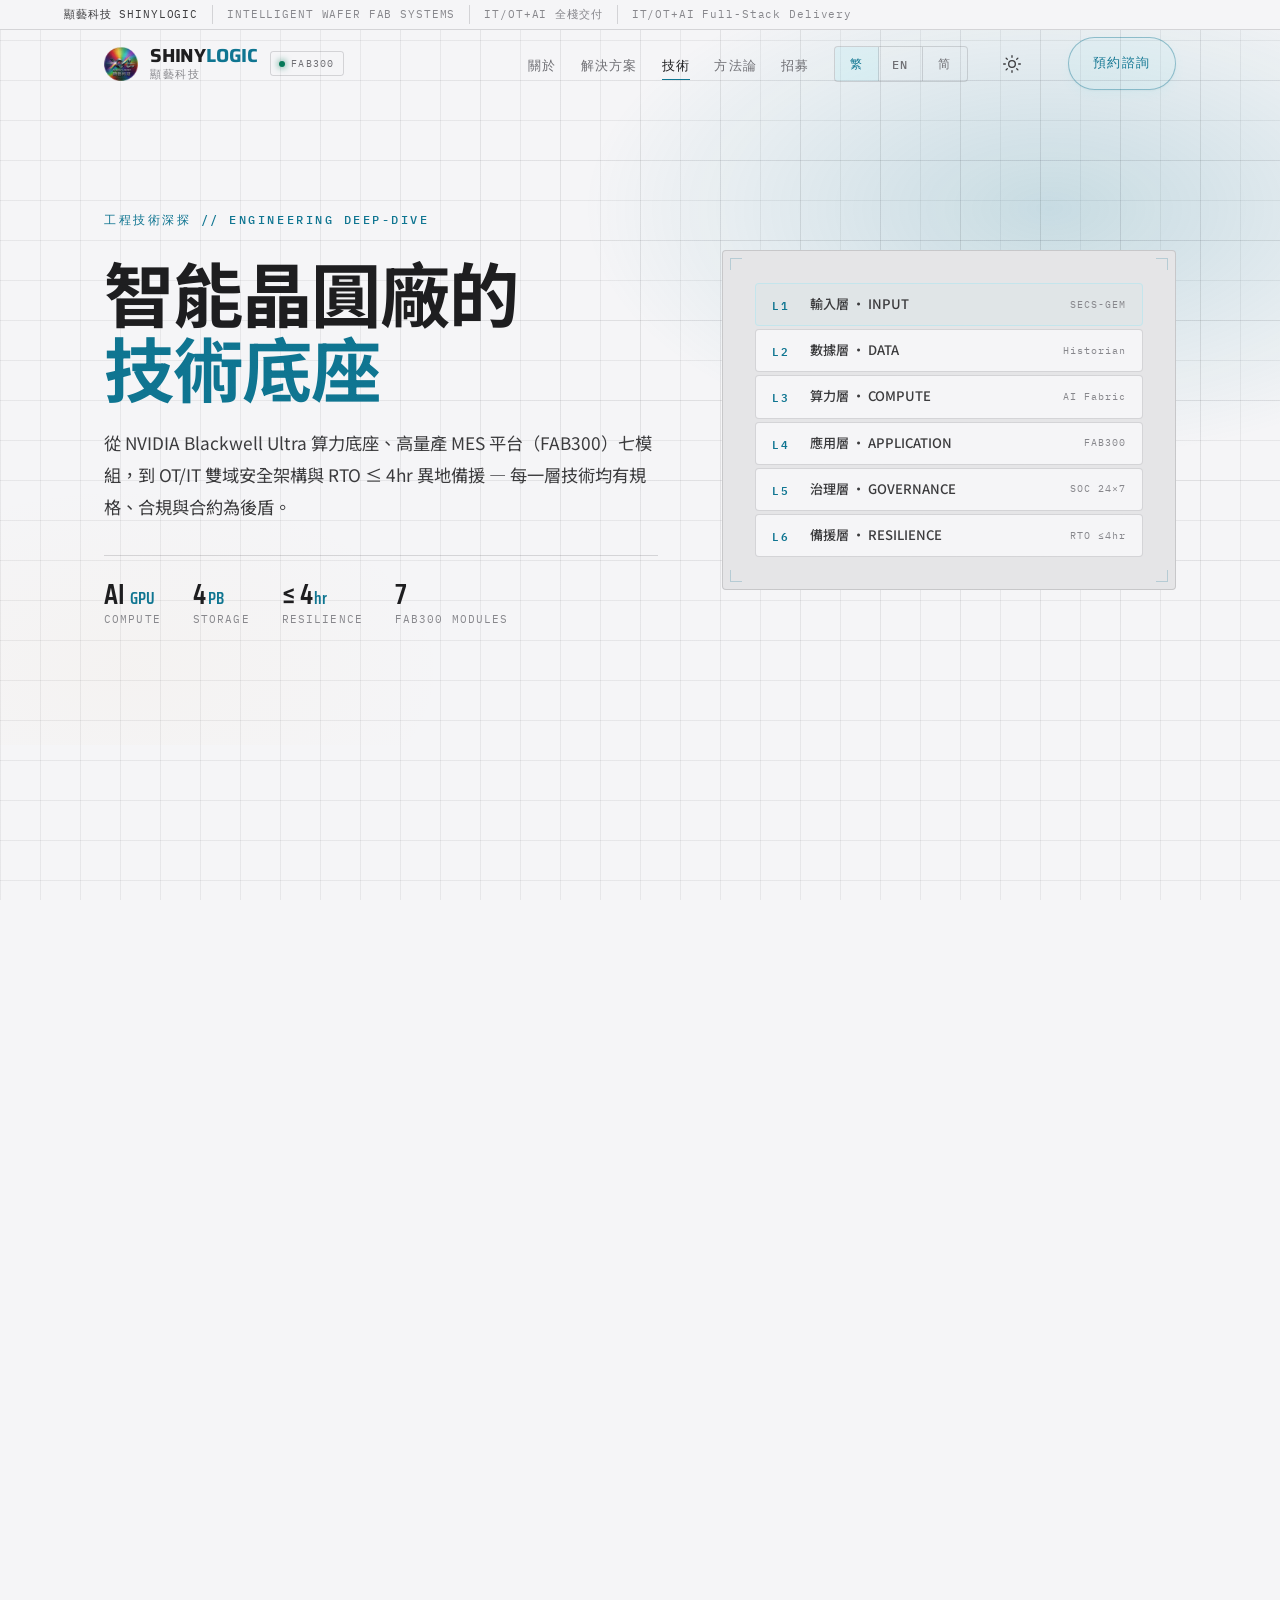
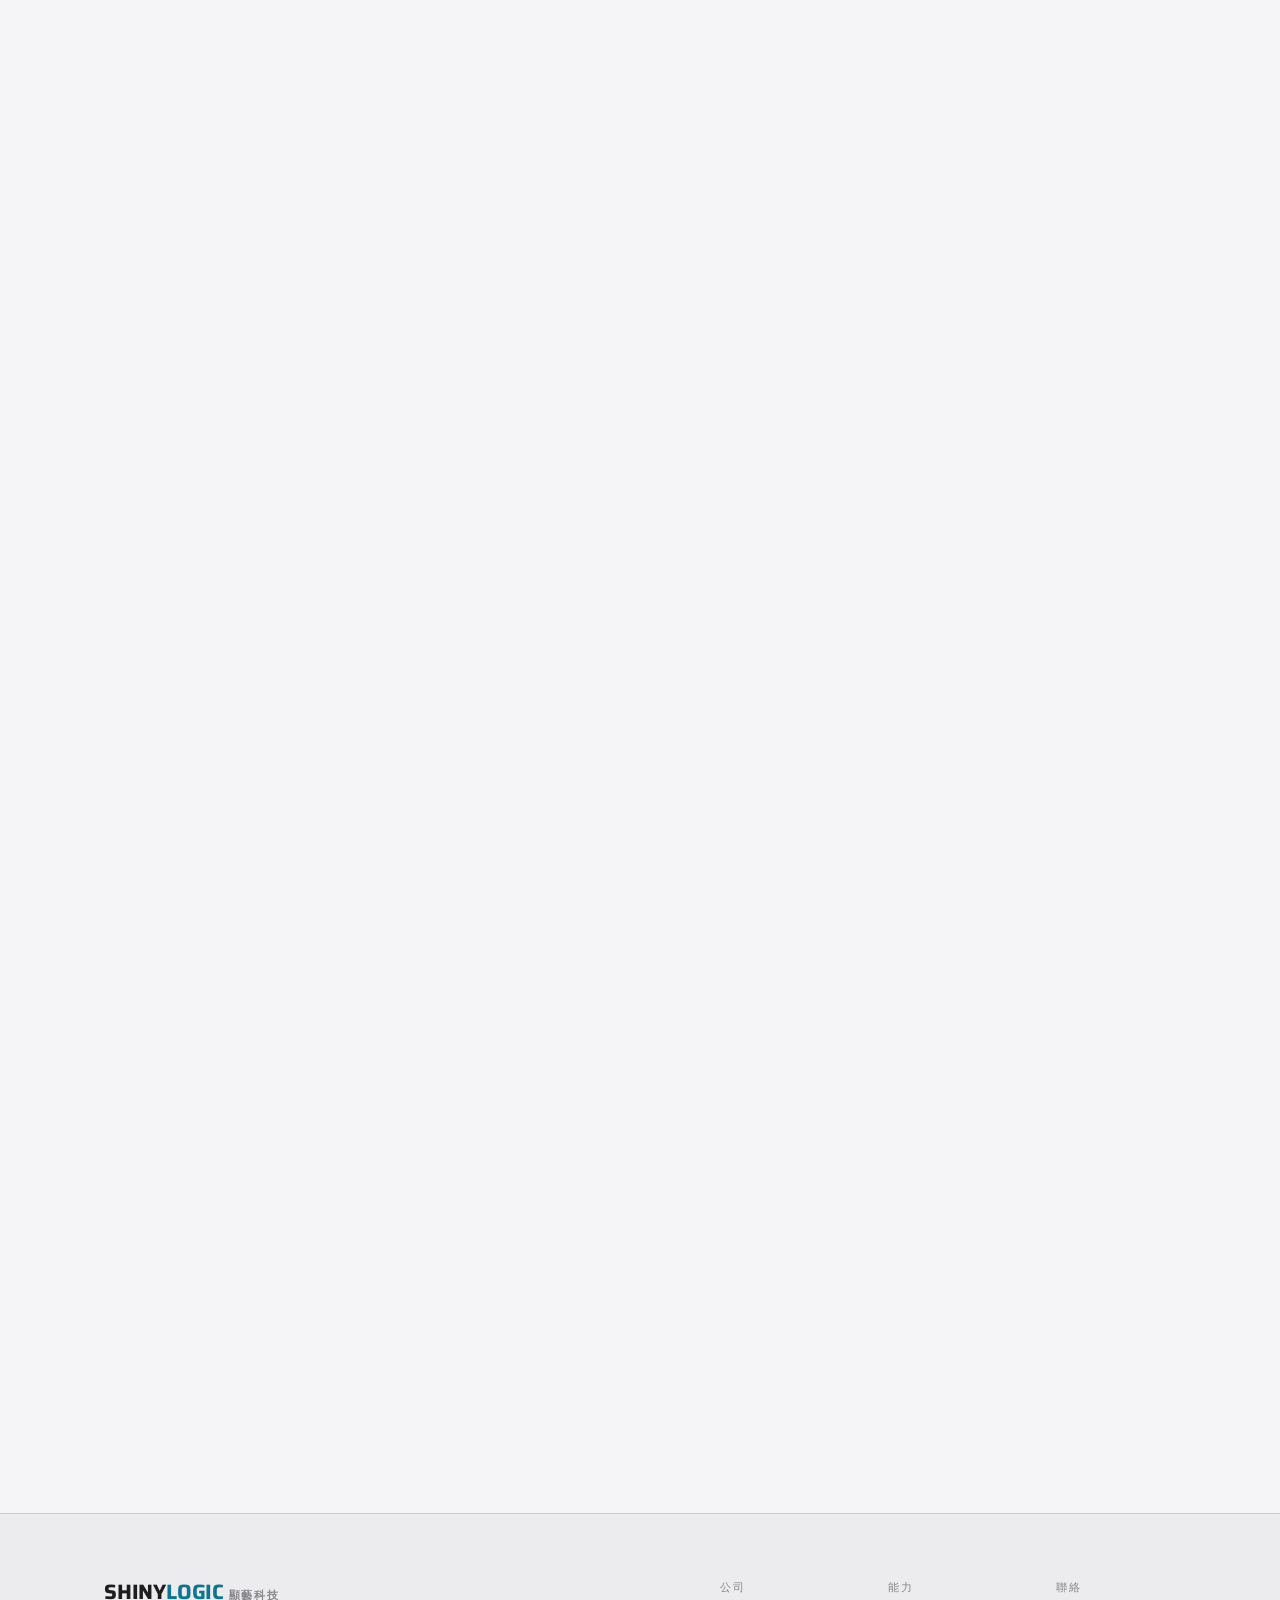
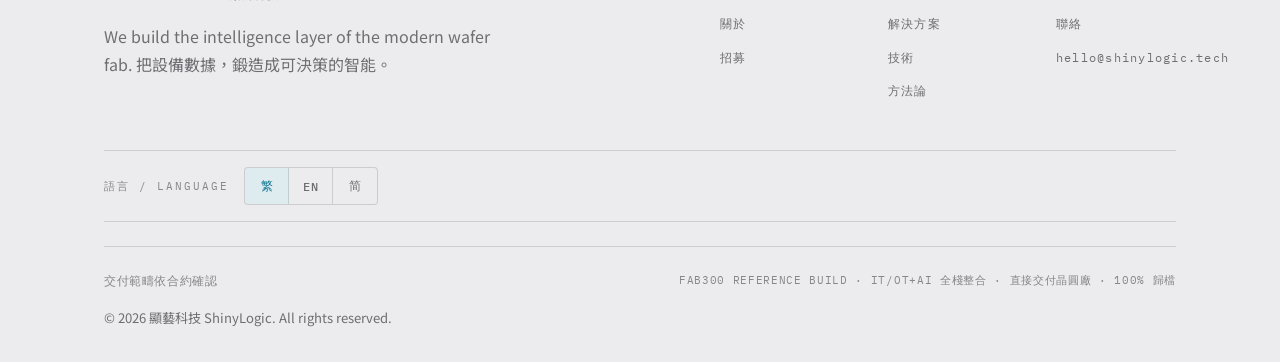
<file: technology.html>
﻿<!DOCTYPE html>
<html lang="zh-Hant">
<head>
  <meta charset="utf-8">
  <meta name="viewport" content="width=device-width, initial-scale=1">
  <title>技術 · 顯藝科技 ShinyLogic</title>
  <meta name="description" content="顯藝科技技術深探：GB300 NVL72 AI 算力底座、Quantum-X800 高速網絡、高量產 MES 平台（FAB300）、Historian 時序歸檔、OT/IT 安全架構與異地備援 DR。">

  <!-- theme + canonical -->
  <meta name="theme-color" content="#07090C">
  <link rel="canonical" href="https://robertoshiu.github.io/shiny-logic/technology.html">

  <!-- favicon -->
  <link rel="icon" href="favicon.svg" type="image/svg+xml">
  <link rel="mask-icon" href="favicon.svg" color="#67E8F9">

  <!-- Open Graph -->
  <meta property="og:type" content="website">
  <meta property="og:site_name" content="顯藝科技 ShinyLogic">
  <meta property="og:title" content="技術深探 · 顯藝科技 ShinyLogic">
  <meta property="og:description" content="從 NVIDIA Blackwell Ultra 算力底座、FAB300 MES 七模組，到 OT 入侵偵測與資產可視化安全與 RTO ≤ 4hr 備援架構，顯藝科技智能晶圓廠技術全覽。">
  <meta property="og:url" content="https://robertoshiu.github.io/shiny-logic/technology.html">
  <meta property="og:image" content="https://robertoshiu.github.io/shiny-logic/og-image.png">
  <meta property="og:image:width" content="1200">
  <meta property="og:image:height" content="630">
  <meta property="og:image:alt" content="顯藝科技 ShinyLogic — 智能晶圓廠 IT/OT 全棧建置">
  <meta property="og:locale" content="zh_Hant">
  <meta property="og:locale:alternate" content="en_US">
  <meta property="og:locale:alternate" content="zh_Hans">

  <!-- Twitter -->
  <meta name="twitter:card" content="summary_large_image">
  <meta name="twitter:title" content="技術深探 · 顯藝科技 ShinyLogic">
  <meta name="twitter:description" content="從 NVIDIA Blackwell Ultra 算力底座、FAB300 MES 七模組，到 OT 入侵偵測與資產可視化安全與 RTO ≤ 4hr 備援架構，顯藝科技智能晶圓廠技術全覽。">
  <meta name="twitter:image" content="https://robertoshiu.github.io/shiny-logic/og-image.png">
  <meta name="twitter:image:alt" content="顯藝科技 ShinyLogic — 智能晶圓廠 IT/OT 全棧建置">

  <!-- fonts -->
  <link rel="preconnect" href="https://fonts.googleapis.com">
  <link rel="preconnect" href="https://fonts.gstatic.com" crossorigin>
  <link href="https://fonts.googleapis.com/css2?family=IBM+Plex+Mono:wght@400;500;600&family=Noto+Sans+TC:wght@300;400;500;700&family=Saira:wght@300;400;500;600;700;800&family=Saira+Condensed:wght@500;600;700&display=swap" rel="stylesheet">

  <!-- no-FOUC theme script: runs synchronously before paint -->
  <script>
    (function() {
      try {
        var saved = localStorage.getItem('sl-theme');
        var prefersLight = window.matchMedia('(prefers-color-scheme: light)').matches;
        var theme = saved || (prefersLight ? 'light' : 'dark');
        document.documentElement.setAttribute('data-theme', theme);
      } catch (e) {
        document.documentElement.setAttribute('data-theme', 'dark');
      }
    })();
  </script>

  <!-- styles -->
  <link rel="stylesheet" href="styles.css?v=20260620c">

  <!-- progressive enhancement -->
  <noscript><style>.reveal{opacity:1!important;transform:none!important}</style></noscript>

  <!-- deferred scripts — dictionary BEFORE runtime BEFORE core (§14.4) -->
  <script defer src="i18n-dict.js?v=20260620c"></script>
  <script defer src="i18n.js?v=20260620c"></script>
  <script defer src="script.js?v=20260620c"></script>
</head>
<body class="p-tech">

  <!-- grain / noise overlay -->
  <div class="grain" aria-hidden="true"></div>

  <!-- top status strip -->
  <div class="statusbar mono" role="presentation">
    <span class="statusbar__item" data-i18n="common.brandFull">顯藝科技 SHINYLOGIC</span>
    <span class="statusbar__item" data-i18n="common.tagStrip">INTELLIGENT WAFER FAB SYSTEMS</span>
    <span class="statusbar__item" data-i18n="common.fxLabel">IT/OT+AI 全棧交付</span>
    <span class="statusbar__item" data-i18n="common.unitLabel">IT/OT+AI Full-Stack Delivery</span>
  </div>

  <!-- nav -->
  <header>
    <nav class="nav" aria-label="主導覽" data-i18n-attr="aria-label:nav.ariaPrimary">
      <div class="nav__inner">
        <a class="brand" href="index.html" aria-label="顯藝科技 ShinyLogic 首頁" data-i18n-attr="aria-label:nav.ariaHome">
          <picture class="brand__logo" aria-hidden="true"><source srcset="logo.webp" type="image/webp"><img src="logo.png" alt="" width="34" height="34" decoding="async"></picture>
          <span class="brand__col">
            <span class="brand__mark">SHINY<span class="accent">LOGIC</span></span>
            <span class="brand__sub">顯藝科技</span>
          </span>
          <span class="brand__tag"><span class="dot" aria-hidden="true"></span>FAB300</span>
        </a>

        <ul class="nav__links">
          <!-- ACTIVE? about -->
          <li><a class="nav__link" href="about.html" data-i18n="nav.about">關於</a></li>
          <!-- ACTIVE? solutions -->
          <li><a class="nav__link" href="solutions.html" data-i18n="nav.solutions">解決方案</a></li>
          <!-- ACTIVE? technology -->
          <li><a class="nav__link is-active" href="technology.html" aria-current="page" data-i18n="nav.technology">技術</a></li>
          <!-- ACTIVE? case-studies (RETITLED 案例 → 方法論; href unchanged) -->
          <li><a class="nav__link" href="case-studies.html" data-i18n="nav.cases">方法論</a></li>
          <!-- ACTIVE? careers -->
          <li><a class="nav__link" href="careers.html" data-i18n="nav.careers">招募</a></li>

          <li class="nav__lang">
            <div class="langswitch" role="group" aria-label="語言切換" data-i18n-attr="aria-label:lang.aria">
              <button type="button" class="langswitch__btn" data-lang="zh-Hant" aria-pressed="true" lang="zh-Hant">繁</button>
              <button type="button" class="langswitch__btn" data-lang="en" aria-pressed="false" lang="en">EN</button>
              <button type="button" class="langswitch__btn" data-lang="zh-Hans" aria-pressed="false" lang="zh-Hans">简</button>
            </div>
          </li>

          <li class="nav__theme">
            <button type="button" class="theme-toggle" id="themeToggle" aria-pressed="false" data-i18n-attr="aria-label:theme.toggleAria" aria-controls="">
              <svg class="theme-toggle__icon theme-toggle__icon--moon" viewBox="0 0 24 24" fill="none" stroke="currentColor" stroke-width="1.6" stroke-linecap="round" stroke-linejoin="round" aria-hidden="true">
                <path d="M21 12.79A9 9 0 1 1 11.21 3 7 7 0 0 0 21 12.79z"/>
              </svg>
              <svg class="theme-toggle__icon theme-toggle__icon--sun" viewBox="0 0 24 24" fill="none" stroke="currentColor" stroke-width="1.6" stroke-linecap="round" stroke-linejoin="round" aria-hidden="true">
                <circle cx="12" cy="12" r="4"/>
                <path d="M12 2v2M12 20v2M4.93 4.93l1.41 1.41M17.66 17.66l1.41 1.41M2 12h2M20 12h2M4.93 19.07l1.41-1.41M17.66 6.34l1.41-1.41"/>
              </svg>
            </button>
          </li>

          <li><a class="btn btn--primary nav__cta" href="contact.html" data-i18n="cta.plan">預約諮詢 <span class="btn__arrow" aria-hidden="true">→</span></a></li>
        </ul>

        <button class="nav__toggle" id="navToggle" aria-label="開啟選單" aria-expanded="false" aria-controls="navMobile" data-i18n-attr="aria-label:nav.menuOpen">
          <span aria-hidden="true"></span>
        </button>
      </div>
    </nav>

    <!-- mobile menu -->
    <div class="nav__mobile" id="navMobile">
      <!-- ACTIVE? about -->
      <a href="about.html" data-i18n="nav.about">關於</a>
      <!-- ACTIVE? solutions -->
      <a href="solutions.html" data-i18n="nav.solutions">解決方案</a>
      <!-- ACTIVE? technology -->
      <a href="technology.html" class="is-active" aria-current="page" data-i18n="nav.technology">技術</a>
      <!-- ACTIVE? case-studies (RETITLED 案例 → 方法論; href unchanged) -->
      <a href="case-studies.html" data-i18n="nav.cases">方法論</a>
      <!-- ACTIVE? careers -->
      <a href="careers.html" data-i18n="nav.careers">招募</a>

      <div class="nav__mobile-theme">
        <button type="button" class="theme-toggle theme-toggle--mobile" id="themeToggleMobile" aria-pressed="false" data-i18n-attr="aria-label:theme.toggleAria">
          <svg class="theme-toggle__icon theme-toggle__icon--moon" viewBox="0 0 24 24" fill="none" stroke="currentColor" stroke-width="1.6" stroke-linecap="round" stroke-linejoin="round" aria-hidden="true">
            <path d="M21 12.79A9 9 0 1 1 11.21 3 7 7 0 0 0 21 12.79z"/>
          </svg>
          <svg class="theme-toggle__icon theme-toggle__icon--sun" viewBox="0 0 24 24" fill="none" stroke="currentColor" stroke-width="1.6" stroke-linecap="round" stroke-linejoin="round" aria-hidden="true">
            <circle cx="12" cy="12" r="4"/>
            <path d="M12 2v2M12 20v2M4.93 4.93l1.41 1.41M17.66 17.66l1.41 1.41M2 12h2M20 12h2M4.93 19.07l1.41-1.41M17.66 6.34l1.41-1.41"/>
          </svg>
        </button>
      </div>

      <div class="langswitch langswitch--mobile" role="group" aria-label="語言切換" data-i18n-attr="aria-label:lang.aria">
        <button type="button" class="langswitch__btn" data-lang="zh-Hant" aria-pressed="true" lang="zh-Hant">繁</button>
        <button type="button" class="langswitch__btn" data-lang="en" aria-pressed="false" lang="en">EN</button>
        <button type="button" class="langswitch__btn" data-lang="zh-Hans" aria-pressed="false" lang="zh-Hans">简</button>
      </div>

      <a class="btn btn--primary" href="contact.html" data-i18n="cta.plan">預約諮詢 <span class="btn__arrow" aria-hidden="true">→</span></a>
    </div>
  </header>

  <main>

    <!-- =====================================================================
         PAGE HERO
         ===================================================================== -->
    <section class="tech-hero" aria-labelledby="tech-hero-title">
      <div class="tech-hero__glow" aria-hidden="true"></div>
      <div class="tech-hero__grid" aria-hidden="true"></div>

      <div class="wrap tech-hero__inner">

        <!-- LEFT: copy -->
        <div class="tech-hero__copy">
          <p class="kicker tech-hero__kicker" data-rise style="animation-delay:.05s" data-i18n="tech.heroKicker">工程技術深探 // ENGINEERING DEEP-DIVE</p>

          <h1 class="tech-hero__title" id="tech-hero-title">
            <span class="line" data-rise style="animation-delay:.14s" data-i18n="tech.heroTitle1">智能晶圓廠的</span>
            <span class="line" data-rise style="animation-delay:.22s"><span class="accent" data-i18n="tech.heroTitle2">技術底座</span></span>
          </h1>

          <p class="tech-hero__lede" data-rise style="animation-delay:.32s" data-i18n="tech.heroLede">
            從 NVIDIA Blackwell Ultra 算力底座、高量產 MES 平台（FAB300）七模組，到 OT/IT 雙域安全架構與 RTO ≤ 4hr 異地備援 — 每一層技術均有規格、合規與合約為後盾。
          </p>

          <div class="tech-hero__metrics" data-rise style="animation-delay:.42s">
            <div class="tech-hero__metric">
              <span class="n">AI<span class="u" data-i18n="tech.heroM1Label"> GPU</span></span>
              <span class="l" data-i18n="tech.heroM1Sub">COMPUTE</span>
            </div>
            <div class="tech-hero__metric">
              <span class="n">4<span class="u">PB</span></span>
              <span class="l" data-i18n="tech.heroM2Sub">STORAGE</span>
            </div>
            <div class="tech-hero__metric">
              <span class="n">≤ 4<span class="u">hr</span></span>
              <span class="l" data-i18n="tech.heroM3Sub">RESILIENCE</span>
            </div>
            <div class="tech-hero__metric">
              <span class="n">7<span class="u"></span></span>
              <span class="l" data-i18n="tech.heroM4Sub">FAB300 MODULES</span>
            </div>
          </div>
        </div>

        <!-- RIGHT: six-layer stack schematic -->
        <div class="tech-hero__schema" data-rise style="animation-delay:.34s" aria-hidden="true">
          <div class="tech-hero__schema-panel panel reticle">
            <span class="tick tick--tl"></span>
            <span class="tick tick--tr"></span>
            <span class="tick tick--bl"></span>
            <span class="tick tick--br"></span>

            <div class="tech-hero__stack-vis">
              <div class="tech-hero__stack-row">
                <span class="tech-hero__stack-idx">L1</span>
                <span class="tech-hero__stack-label">輸入層 · INPUT</span>
                <span class="tech-hero__stack-tag">SECS-GEM</span>
              </div>
              <div class="tech-hero__stack-row">
                <span class="tech-hero__stack-idx">L2</span>
                <span class="tech-hero__stack-label">數據層 · DATA</span>
                <span class="tech-hero__stack-tag">Historian</span>
              </div>
              <div class="tech-hero__stack-row">
                <span class="tech-hero__stack-idx">L3</span>
                <span class="tech-hero__stack-label">算力層 · COMPUTE</span>
                <span class="tech-hero__stack-tag">AI Fabric</span>
              </div>
              <div class="tech-hero__stack-row">
                <span class="tech-hero__stack-idx">L4</span>
                <span class="tech-hero__stack-label">應用層 · APPLICATION</span>
                <span class="tech-hero__stack-tag">FAB300</span>
              </div>
              <div class="tech-hero__stack-row">
                <span class="tech-hero__stack-idx">L5</span>
                <span class="tech-hero__stack-label">治理層 · GOVERNANCE</span>
                <span class="tech-hero__stack-tag">SOC 24×7</span>
              </div>
              <div class="tech-hero__stack-row">
                <span class="tech-hero__stack-idx">L6</span>
                <span class="tech-hero__stack-label">備援層 · RESILIENCE</span>
                <span class="tech-hero__stack-tag">RTO ≤4hr</span>
              </div>
            </div>
          </div>
        </div>

      </div><!-- /.wrap -->
    </section>

    <!-- =====================================================================
         01 · AI COMPUTE — GB300 NVL72 / Blackwell Ultra / HGX B300
         ===================================================================== -->
    <section id="tech-compute" class="section reveal s-tech-compute" aria-labelledby="tech-compute-title">
      <div class="s-tech-compute__glow" aria-hidden="true"></div>

      <div class="wrap">
        <!-- section head -->
        <header class="section-head">
          <div>
            <span class="kicker" data-i18n="tech.computeKicker">// 01 · AI COMPUTE</span>
            <h2 class="section-title" id="tech-compute-title" data-i18n="tech.computeTitle">Blackwell Ultra 算力底座</h2>
            <p class="section-lede" data-i18n="tech.computeLede">
              3 × GB300 NVL72 構成 AI Fabric，HGX B300 承擔邊緣推理，Quantum-X800 全互聯 — 為 Digital Twin 與 Agentic RAG 提供持續決策算力。
            </p>
          </div>
          <span class="section-index" aria-hidden="true">01</span>
        </header>

        <!-- two-column body -->
        <div class="s-tech-compute__body">

          <!-- LEFT: big stat + spec panel + cooling note -->
          <div class="s-tech-compute__left">

            <div class="s-tech-compute__hero-stat">
              <span class="s-tech-compute__hero-num" aria-label="AI GPU 算力底座">AI</span>
              <div class="s-tech-compute__hero-meta">
                <span class="s-tech-compute__hero-unit" data-i18n="tech.computeHeroLabel">AI GPU</span>
                <span class="s-tech-compute__hero-sub" data-i18n="tech.computeHeroSub">FAB300 總配置</span>
              </div>
            </div>

            <div class="panel s-tech-compute__spec-panel reticle">
              <span class="tick tick--tl" aria-hidden="true"></span>
              <span class="tick tick--tr" aria-hidden="true"></span>
              <span class="tick tick--bl" aria-hidden="true"></span>
              <span class="tick tick--br" aria-hidden="true"></span>

              <div class="s-tech-compute__spec-head mono steel" data-i18n="tech.computeConfigHead">// HARDWARE CONFIGURATION</div>
              <hr class="hairline" style="margin-bottom:var(--s-4)">

              <dl class="s-tech-compute__specs">
                <div class="s-tech-compute__spec-row">
                  <dt class="s-tech-compute__spec-key" data-i18n="tech.computeKey1">GB300 NVL72 × 3</dt>
                  <dd class="s-tech-compute__spec-val">
                    <span class="mist" data-i18n="tech.computeVal1">GB300 NVL72 算力</span>
                    <span class="tag" data-i18n="tech.computeTag1a">液冷 / 柜</span>
                    <span class="tag" data-i18n="tech.computeTag1b">液冷</span>
                  </dd>
                </div>
                <hr class="hairline">
                <div class="s-tech-compute__spec-row">
                  <dt class="s-tech-compute__spec-key" data-i18n="tech.computeKey2">HGX B300 × 4</dt>
                  <dd class="s-tech-compute__spec-val">
                    <span class="mist" data-i18n="tech.computeVal2">HGX B300 推理</span>
                  </dd>
                </div>
                <hr class="hairline">
                <div class="s-tech-compute__spec-row">
                  <dt class="s-tech-compute__spec-key" data-i18n="tech.computeKey3">Quantum-X800</dt>
                  <dd class="s-tech-compute__spec-val">
                    <span class="mist" data-i18n="tech.computeVal3">InfiniBand 800Gb/s XDR</span>
                  </dd>
                </div>
                <hr class="hairline">
                <div class="s-tech-compute__spec-row">
                  <dt class="s-tech-compute__spec-key" data-i18n="tech.computeKey4">Spectrum-X</dt>
                  <dd class="s-tech-compute__spec-val">
                    <span class="mist" data-i18n="tech.computeVal4">SN5600 800Gb/s</span>
                  </dd>
                </div>
                <hr class="hairline">
                <div class="s-tech-compute__spec-row">
                  <dt class="s-tech-compute__spec-key" data-i18n="tech.computeKey5">ConnectX-8</dt>
                  <dd class="s-tech-compute__spec-val">
                    <span class="mist" data-i18n="tech.computeVal5">SuperNIC + LinkX</span>
                  </dd>
                </div>
                <hr class="hairline">
                <div class="s-tech-compute__spec-row">
                  <dt class="s-tech-compute__spec-key" data-i18n="tech.computeKey6">儲存</dt>
                  <dd class="s-tech-compute__spec-val">
                    <span class="mist" data-i18n="tech.computeVal6">NVMe 數據湖</span>
                  </dd>
                </div>
              </dl>
            </div>

            <p class="s-tech-compute__cool-note">
              <svg width="14" height="14" viewBox="0 0 14 14" fill="none" aria-hidden="true" style="display:inline;vertical-align:-.15em;margin-right:6px">
                <path d="M7 1.5 L7 12.5 M1.5 7 L12.5 7 M3 3 L11 11 M11 3 L3 11" stroke="#67E8F9" stroke-width="1.4" stroke-linecap="round"/>
              </svg>
              <span data-i18n="tech.computeCoolNote">GB300 NVL72 必須液冷，機房供電依液冷規格規劃。</span>
            </p>

          </div><!-- /.s-tech-compute__left -->

          <!-- RIGHT: GPU dot grid -->
          <div class="s-tech-compute__right">

            <div class="s-tech-compute__telem mono steel" aria-hidden="true">
              <span>// FIG.01</span>
              <span>X:0520  Y:AI01</span>
            </div>

            <div class="s-tech-compute__grid-wrap panel reticle"
                 id="tech-compute-dot-grid"
                 role="img"
                 data-i18n-attr="aria-label:tech.computeAriaGrid"
                 aria-label="GPU 配置示意圖：GB300 NVL72 算力 GPU 與 HGX B300 推理 GPU，AI Fabric 全配置">
              <span class="tick tick--tl" aria-hidden="true"></span>
              <span class="tick tick--tr" aria-hidden="true"></span>
              <span class="tick tick--bl" aria-hidden="true"></span>
              <span class="tick tick--br" aria-hidden="true"></span>

              <!-- GPU dot grid: GB300 NVL72 cyan dots (AI Fabric) + HGX B300 gold dots (inference)
                   Layout: 16 columns × 16 rows grid -->
              <div class="s-tech-compute__dots" id="tech-compute-dots" aria-hidden="true">
                <!-- GPU dots (GB300 NVL72 cyan + HGX B300 gold) are rendered
                     here by script.js (shared compute-dot-grid initializer, which
                     targets both #compute-dots and #tech-compute-dots). With JS
                     disabled this box is empty; the configuration is conveyed to all users
                     via the role="img" aria-label on the parent grid-wrap. -->
              </div>
            </div>

            <div class="s-tech-compute__legend" role="list" aria-label="GPU 配置圖例">
              <div class="s-tech-compute__legend-item" role="listitem">
                <span class="s-tech-compute__legend-dot s-tech-compute__legend-dot--cyan" aria-hidden="true"></span>
                <span class="mono">
                  <span class="fog" data-i18n="tech.computeLegendA">GB300 NVL72 算力 GPU</span>
                </span>
              </div>
              <div class="s-tech-compute__legend-item" role="listitem">
                <span class="s-tech-compute__legend-dot s-tech-compute__legend-dot--gold" aria-hidden="true"></span>
                <span class="mono">
                  <span class="fog" data-i18n="tech.computeLegendB">HGX B300 推理 GPU</span>
                </span>
              </div>
            </div>

          </div><!-- /.s-tech-compute__right -->
        </div><!-- /.s-tech-compute__body -->
      </div><!-- /.wrap -->
    </section>

    <!-- =====================================================================
         02 · NETWORK FABRIC — Quantum-X800 / Spectrum-X SN5600 / ConnectX-8
         ===================================================================== -->
    <section id="tech-network" class="section section--alt reveal" aria-labelledby="tech-network-title">
      <div class="wrap">
        <header class="section-head">
          <div>
            <span class="kicker" data-i18n="tech.networkKicker">// 02 · NETWORK FABRIC</span>
            <h2 class="section-title" id="tech-network-title" data-i18n="tech.networkTitle">高速網絡 Fabric</h2>
            <p class="section-lede" data-i18n="tech.networkLede">
              Quantum-X800 InfiniBand 覆蓋東西向 AI 計算網，Spectrum-X 承擔南北向生產網，ConnectX-8 SuperNIC 深入每台 GPU 節點 — 800Gb/s XDR 全互聯。
            </p>
          </div>
          <span class="section-index" aria-hidden="true">02</span>
        </header>

        <!-- three network component cards -->
        <div class="s-tech-network__cards">

          <!-- Quantum-X800 -->
          <div class="card card--reticle s-tech-network__card reveal" style="--i:0">
            <span class="tick tick--tl" aria-hidden="true"></span>
            <span class="tick tick--tr" aria-hidden="true"></span>
            <span class="tick tick--bl" aria-hidden="true"></span>
            <span class="tick tick--br" aria-hidden="true"></span>

            <div class="s-tech-network__card-icon" aria-hidden="true">
              <!-- InfiniBand: hub + 4 radiating hi-speed links -->
              <svg width="28" height="28" viewBox="0 0 28 28" fill="none" aria-hidden="true">
                <circle cx="14" cy="14" r="3" stroke="#67E8F9" stroke-width="1.5"/>
                <line x1="14" y1="11" x2="14" y2="2" stroke="#67E8F9" stroke-width="2"/>
                <line x1="17.1" y1="11" x2="22" y2="6.1" stroke="#67E8F9" stroke-width="2"/>
                <line x1="17" y1="14" x2="26" y2="14" stroke="#67E8F9" stroke-width="2"/>
                <line x1="17.1" y1="17" x2="22" y2="21.9" stroke="#67E8F9" stroke-width="2"/>
                <line x1="14" y1="17" x2="14" y2="26" stroke="#67E8F9" stroke-width="2"/>
                <line x1="10.9" y1="11" x2="6" y2="6.1" stroke="#67E8F9" stroke-width="1.5" stroke-dasharray="2 1.5"/>
                <line x1="11" y1="14" x2="2" y2="14" stroke="#67E8F9" stroke-width="1.5" stroke-dasharray="2 1.5"/>
                <line x1="10.9" y1="17" x2="6" y2="21.9" stroke="#67E8F9" stroke-width="1.5" stroke-dasharray="2 1.5"/>
              </svg>
            </div>

            <div>
              <h3 class="s-tech-network__card-name" data-i18n="tech.net1Name">Quantum-X800 InfiniBand</h3>
              <span class="s-tech-network__card-spec" data-i18n="tech.net1Spec">144-port · 800Gb/s XDR</span>
            </div>
            <p class="s-tech-network__card-desc" data-i18n="tech.net1Desc">
              東西向 AI 計算互聯。GB300 NVL72 節點全互聯，支撐高頻張量並行訓練與 Digital Twin 即時數據流。
            </p>
            <div class="s-tech-network__card-chips">
              <span class="tag" data-i18n="tech.net1Tag1">144-port Switch</span>
              <span class="tag" data-i18n="tech.net1Tag2">800Gb/s XDR</span>
              <span class="tag" data-i18n="tech.net1Tag3">東西向 AI 網</span>
            </div>
          </div>

          <!-- Spectrum-X SN5600 -->
          <div class="card card--reticle s-tech-network__card reveal" style="--i:1">
            <span class="tick tick--tl" aria-hidden="true"></span>
            <span class="tick tick--tr" aria-hidden="true"></span>
            <span class="tick tick--bl" aria-hidden="true"></span>
            <span class="tick tick--br" aria-hidden="true"></span>

            <div class="s-tech-network__card-icon" aria-hidden="true">
              <!-- Switch: rack unit with multiple port lines -->
              <svg width="28" height="28" viewBox="0 0 28 28" fill="none" aria-hidden="true">
                <rect x="2" y="9" width="24" height="10" rx="1.5" stroke="#67E8F9" stroke-width="1.5"/>
                <line x1="6" y1="9" x2="6" y2="19" stroke="#67E8F9" stroke-width="1"/>
                <line x1="10" y1="9" x2="10" y2="19" stroke="#67E8F9" stroke-width="1"/>
                <line x1="14" y1="9" x2="14" y2="19" stroke="#67E8F9" stroke-width="1"/>
                <line x1="18" y1="9" x2="18" y2="19" stroke="#67E8F9" stroke-width="1"/>
                <line x1="22" y1="9" x2="22" y2="19" stroke="#67E8F9" stroke-width="1"/>
                <!-- uplink ports top -->
                <line x1="8" y1="5" x2="8" y2="9" stroke="#67E8F9" stroke-width="1.5"/>
                <line x1="14" y1="4" x2="14" y2="9" stroke="#67E8F9" stroke-width="1.5"/>
                <line x1="20" y1="5" x2="20" y2="9" stroke="#67E8F9" stroke-width="1.5"/>
                <!-- downlink ports bottom -->
                <line x1="8" y1="19" x2="8" y2="24" stroke="#67E8F9" stroke-width="1.5"/>
                <line x1="14" y1="19" x2="14" y2="24" stroke="#67E8F9" stroke-width="1.5"/>
                <line x1="20" y1="19" x2="20" y2="24" stroke="#67E8F9" stroke-width="1.5"/>
              </svg>
            </div>

            <div>
              <h3 class="s-tech-network__card-name" data-i18n="tech.net2Name">Spectrum-X SN5600</h3>
              <span class="s-tech-network__card-spec" data-i18n="tech.net2Spec">800Gb/s · 乙太網路</span>
            </div>
            <p class="s-tech-network__card-desc" data-i18n="tech.net2Desc">
              南北向生產網與 AI 服務網。橋接 OT 生產段與 AI 應用層，對齊 ISA-95 L3/L4 分段。
            </p>
            <div class="s-tech-network__card-chips">
              <span class="tag" data-i18n="tech.net2Tag1">SN5600</span>
              <span class="tag" data-i18n="tech.net2Tag2">800Gb/s</span>
              <span class="tag" data-i18n="tech.net2Tag3">南北向生產網</span>
            </div>
          </div>

          <!-- ConnectX-8 -->
          <div class="card card--reticle s-tech-network__card reveal" style="--i:2">
            <span class="tick tick--tl" aria-hidden="true"></span>
            <span class="tick tick--tr" aria-hidden="true"></span>
            <span class="tick tick--bl" aria-hidden="true"></span>
            <span class="tick tick--br" aria-hidden="true"></span>

            <div class="s-tech-network__card-icon" aria-hidden="true">
              <!-- NIC: PCIe card form factor + connector edge -->
              <svg width="28" height="28" viewBox="0 0 28 28" fill="none" aria-hidden="true">
                <rect x="2" y="5" width="18" height="18" rx="1.5" stroke="#67E8F9" stroke-width="1.5"/>
                <!-- PCIe connector edge at bottom -->
                <rect x="4" y="21" width="14" height="4" rx=".5" stroke="#67E8F9" stroke-width="1"/>
                <!-- chip on card -->
                <rect x="6" y="9" width="10" height="8" rx="1" stroke="#67E8F9" stroke-width="1.2"/>
                <rect x="8.5" y="11" width="2" height="2" rx=".3" fill="#67E8F9" opacity=".5"/>
                <rect x="12" y="11" width="2" height="2" rx=".3" fill="#67E8F9" opacity=".5"/>
                <!-- port connectors right -->
                <line x1="20" y1="9" x2="26" y2="9" stroke="#67E8F9" stroke-width="1.5"/>
                <line x1="20" y1="13" x2="26" y2="13" stroke="#67E8F9" stroke-width="1.5"/>
                <line x1="20" y1="17" x2="26" y2="17" stroke="#67E8F9" stroke-width="1.5"/>
              </svg>
            </div>

            <div>
              <h3 class="s-tech-network__card-name" data-i18n="tech.net3Name">ConnectX-8 SuperNIC</h3>
              <span class="s-tech-network__card-spec" data-i18n="tech.net3Spec">SuperNIC + LinkX</span>
            </div>
            <p class="s-tech-network__card-desc" data-i18n="tech.net3Desc">
              每台 GPU 節點的網路介面卡，RDMA 卸載降低 CPU 負擔，LinkX 光纖模組提供低損耗傳輸。
            </p>
            <div class="s-tech-network__card-chips">
              <span class="tag" data-i18n="tech.net3Tag1">ConnectX-8</span>
              <span class="tag" data-i18n="tech.net3Tag2">RDMA 卸載</span>
              <span class="tag" data-i18n="tech.net3Tag3">LinkX 光纖</span>
            </div>
          </div>

        </div><!-- /.s-tech-network__cards -->

        <!-- bandwidth metrics bar -->
        <div class="s-tech-network__metrics reveal">
          <div class="s-tech-network__metric-cell">
            <div class="s-tech-network__metric-num">800<span class="s-tech-network__metric-unit">Gb/s</span></div>
            <div class="s-tech-network__metric-label" data-i18n="tech.networkBandwidth">東西向頻寬</div>
          </div>
          <div class="s-tech-network__metric-cell">
            <div class="s-tech-network__metric-num">144<span class="s-tech-network__metric-unit">-port</span></div>
            <div class="s-tech-network__metric-label" data-i18n="tech.networkPorts">交換埠位</div>
          </div>
          <div class="s-tech-network__metric-cell">
            <div class="s-tech-network__metric-num" style="font-size:clamp(1.4rem,2.8vw,2.2rem)">ConnectX-8</div>
            <div class="s-tech-network__metric-label" data-i18n="tech.networkNicDesc">每 GPU 節點</div>
          </div>
        </div>

      </div><!-- /.wrap -->
    </section>

    <!-- =====================================================================
         03 · MES FAB300 — 7 modules / EAP · SECS-GEM GEM300
         ===================================================================== -->
    <section id="tech-mes" class="section reveal" aria-labelledby="tech-mes-title">
      <div class="wrap">
        <header class="section-head">
          <div>
            <span class="kicker" data-i18n="tech.mesKicker">// 03 · MES · FAB300</span>
            <h2 class="section-title" id="tech-mes-title" data-i18n="tech.mesTitle">高量產 MES 平台（<span class="accent">FAB300</span>）</h2>
            <p class="section-lede" data-i18n="tech.mesLede">
              高量產（HVM）晶圓廠 MES 旗艦，與設備自動化最深整合，適合先進製程量產爬坡。實證 HVM 量產，授權＋實施依合約議定。
            </p>
          </div>
          <span class="section-index" aria-hidden="true">03</span>
        </header>

        <div class="s-tech-mes__body">

          <!-- LEFT: module chip grid -->
          <div class="s-tech-mes__modules panel">
            <span class="tick tick--tl" aria-hidden="true"></span>
            <span class="tick tick--tr" aria-hidden="true"></span>
            <span class="tick tick--bl" aria-hidden="true"></span>
            <span class="tick tick--br" aria-hidden="true"></span>

            <div class="s-tech-mes__panel-head">
              <span class="s-tech-mes__sub-kicker" data-i18n="tech.mesModuleHead">// MODULE MAP</span>
              <span class="s-tech-mes__sub-label" data-i18n="tech.mesModuleSub">FAB300 · 7 MODULES</span>
            </div>

            <div class="s-tech-mes__chips" role="list" aria-label="FAB300 模組清單">
              <span class="tag s-tech-mes__chip" role="listitem">
                <span class="s-tech-mes__chip-dot" aria-hidden="true"></span>
                <span data-i18n="tech.mesChip1">Dispatching / WIP 調度</span>
              </span>
              <span class="tag s-tech-mes__chip" role="listitem">
                <span class="s-tech-mes__chip-dot" aria-hidden="true"></span>
                <span data-i18n="tech.mesChip2">Genealogy 譜系追溯</span>
              </span>
              <span class="tag s-tech-mes__chip" role="listitem">
                <span class="s-tech-mes__chip-dot" aria-hidden="true"></span>
                <span data-i18n="tech.mesChip3">APC · R2R + FDC</span>
              </span>
              <span class="tag s-tech-mes__chip" role="listitem">
                <span class="s-tech-mes__chip-dot" aria-hidden="true"></span>
                <span data-i18n="tech.mesChip4">Recipe / RMS 配方管理</span>
              </span>
              <span class="tag s-tech-mes__chip" role="listitem">
                <span class="s-tech-mes__chip-dot" aria-hidden="true"></span>
                <span data-i18n="tech.mesChip5">Scheduling / APS 排程</span>
              </span>
              <span class="tag s-tech-mes__chip" role="listitem">
                <span class="s-tech-mes__chip-dot" aria-hidden="true"></span>
                <span data-i18n="tech.mesChip6">SPC / YMS 良率</span>
              </span>
              <span class="tag s-tech-mes__chip" role="listitem" style="border-color:rgba(231,181,103,.3);color:var(--gold)">
                <span class="s-tech-mes__chip-dot s-tech-mes__chip-dot--gold" aria-hidden="true"></span>
                <span data-i18n="tech.mesChip7">設備整合 EAP / SECS-GEM（GEM300）</span>
              </span>
            </div>

            <div class="rule" aria-hidden="true"></div>
            <p class="s-tech-mes__coord" aria-hidden="true" data-i18n="tech.mesCoord">X:0610  Y:MES</p>
          </div>

          <!-- RIGHT: key facts -->
          <aside class="s-tech-mes__facts panel" aria-label="FAB300 關鍵參數">
            <span class="tick tick--tl" aria-hidden="true"></span>
            <span class="tick tick--tr" aria-hidden="true"></span>
            <span class="tick tick--bl" aria-hidden="true"></span>
            <span class="tick tick--br" aria-hidden="true"></span>

            <div class="s-tech-mes__facts-head" data-i18n="tech.mesFactHead">// KEY FACTS</div>

            <dl class="s-tech-mes__fact-list">
              <div class="s-tech-mes__fact-row">
                <dt class="s-tech-mes__fact-label" data-i18n="tech.mesFact1Label">定位</dt>
                <dd class="s-tech-mes__fact-val" data-i18n="tech.mesFact1Val">HVM 旗艦 MES 龍頭</dd>
              </div>
              <div class="s-tech-mes__fact-row">
                <dt class="s-tech-mes__fact-label" data-i18n="tech.mesFact2Label">授權＋實施</dt>
                <dd class="s-tech-mes__fact-val" data-i18n="tech.mesFact2Val">依合約議定授權規模</dd>
              </div>
              <div class="s-tech-mes__fact-row">
                <dt class="s-tech-mes__fact-label" data-i18n="tech.mesFact3Label">年維護</dt>
                <dd class="s-tech-mes__fact-val" data-i18n="tech.mesFact3Val">依合約 SLA</dd>
              </div>
              <div class="s-tech-mes__fact-row">
                <dt class="s-tech-mes__fact-label" data-i18n="tech.mesFact4Label">EAP 聯調</dt>
                <dd class="s-tech-mes__fact-val" data-i18n="tech.mesFact4Val">8 工藝機台 SECS-GEM / GEM300</dd>
              </div>
            </dl>

            <!-- Anti-hollowing: capability/methodology label replaces deleted numeric stat -->
            <div style="margin-top:var(--s-6);padding-top:var(--s-5);border-top:1px solid var(--line)">
              <div class="metric">
                <div class="metric__num">
                  <span style="font-size:clamp(1.4rem,2.8vw,2.2rem);font-family:var(--font-cond);font-weight:600;color:var(--text)">HVM</span>
                  <span class="metric__unit">實證旗艦</span>
                </div>
                <span class="metric__label accent">高量產晶圓廠 MES 龍頭</span>
              </div>
            </div>
          </aside>

        </div><!-- /.s-tech-mes__body -->
      </div><!-- /.wrap -->
    </section>

    <!-- =====================================================================
         04 · DATA & AI — Historian 時序歸檔 / Lakehouse / NVMe / Omniverse / Agentic RAG
         ===================================================================== -->
    <section id="tech-data" class="section section--alt reveal" aria-labelledby="tech-data-title">
      <div class="wrap">
        <header class="section-head">
          <div>
            <span class="kicker" data-i18n="tech.dataKicker">// 04 · DATA & AI</span>
            <h2 class="section-title" id="tech-data-title" data-i18n="tech.dataTitle">數據與 AI 平台</h2>
            <p class="section-lede" data-i18n="tech.dataLede">
              Historian 時序歸檔承擔時序數據歸檔，Lakehouse 架構支援 EDA 高頻採集；NVMe 數據湖低延遲存取；Omniverse Digital Twin 提供即時 3D 產線映像；Agentic RAG 閉環決策。
            </p>
          </div>
          <span class="section-index" aria-hidden="true">04</span>
        </header>

        <div class="s-tech-data__grid">

          <!-- Historian 時序歸檔 -->
          <div class="card card--reticle s-tech-data__card reveal" style="--i:0">
            <span class="tick tick--tl" aria-hidden="true"></span>
            <span class="tick tick--tr" aria-hidden="true"></span>
            <span class="tick tick--bl" aria-hidden="true"></span>
            <span class="tick tick--br" aria-hidden="true"></span>

            <div class="s-tech-data__card-icon" aria-hidden="true">
              <!-- Time-series: waveform line + axis -->
              <svg width="28" height="28" viewBox="0 0 28 28" fill="none" aria-hidden="true">
                <line x1="3" y1="24" x2="3" y2="4" stroke="#67E8F9" stroke-width="1.5"/>
                <line x1="3" y1="24" x2="26" y2="24" stroke="#67E8F9" stroke-width="1.5"/>
                <!-- waveform -->
                <polyline points="5,20 8,12 11,16 14,8 17,14 20,10 23,16" stroke="#67E8F9" stroke-width="1.5" stroke-linejoin="round" stroke-linecap="round" fill="none"/>
              </svg>
            </div>

            <div>
              <h3 class="s-tech-data__card-name" data-i18n="tech.dataCard1Name">Historian 時序歸檔</h3>
              <span class="s-tech-data__card-sub" data-i18n="tech.dataCard1Sub">TIME-SERIES HISTORIAN</span>
            </div>
            <p class="s-tech-data__card-desc" data-i18n="tech.dataCard1Desc">
              工廠時序數據歸檔標準，覆蓋製程參數、設備狀態與廠務數據，支援 SOC 2 合規數據留存。
            </p>
            <span class="pill" data-i18n="tech.dataCard1Spec">時序歸檔</span>
          </div>

          <!-- Lakehouse EDA -->
          <div class="card card--reticle s-tech-data__card reveal" style="--i:1">
            <span class="tick tick--tl" aria-hidden="true"></span>
            <span class="tick tick--tr" aria-hidden="true"></span>
            <span class="tick tick--bl" aria-hidden="true"></span>
            <span class="tick tick--br" aria-hidden="true"></span>

            <div class="s-tech-data__card-icon" aria-hidden="true">
              <!-- Data lake: cylinder with layers -->
              <svg width="28" height="28" viewBox="0 0 28 28" fill="none" aria-hidden="true">
                <ellipse cx="14" cy="7" rx="10" ry="3" stroke="#67E8F9" stroke-width="1.5"/>
                <line x1="4" y1="7" x2="4" y2="21" stroke="#67E8F9" stroke-width="1.5"/>
                <line x1="24" y1="7" x2="24" y2="21" stroke="#67E8F9" stroke-width="1.5"/>
                <ellipse cx="14" cy="21" rx="10" ry="3" stroke="#67E8F9" stroke-width="1.5"/>
                <!-- internal layers -->
                <ellipse cx="14" cy="12" rx="10" ry="3" stroke="#67E8F9" stroke-width=".8" opacity=".5"/>
                <ellipse cx="14" cy="16.5" rx="10" ry="3" stroke="#67E8F9" stroke-width=".8" opacity=".35"/>
              </svg>
            </div>

            <div>
              <h3 class="s-tech-data__card-name" data-i18n="tech.dataCard2Name">Lakehouse EDA</h3>
              <span class="s-tech-data__card-sub" data-i18n="tech.dataCard2Sub">HIGH-FREQ DATA LAKE</span>
            </div>
            <p class="s-tech-data__card-desc" data-i18n="tech.dataCard2Desc">
              EDA 高頻波形採集，Delta Lake 架構統一批次與串流，為 AI 特徵工程提供結構化數據。
            </p>
            <span class="pill" data-i18n="tech.dataCard2Spec">NVMe 數據湖</span>
          </div>

          <!-- Omniverse Digital Twin -->
          <div class="card card--reticle s-tech-data__card reveal" style="--i:2">
            <span class="tick tick--tl" aria-hidden="true"></span>
            <span class="tick tick--tr" aria-hidden="true"></span>
            <span class="tick tick--bl" aria-hidden="true"></span>
            <span class="tick tick--br" aria-hidden="true"></span>

            <div class="s-tech-data__card-icon" aria-hidden="true">
              <!-- Digital twin: two overlapping squares with sync arrows -->
              <svg width="28" height="28" viewBox="0 0 28 28" fill="none" aria-hidden="true">
                <rect x="2" y="5" width="12" height="12" rx="1" stroke="#67E8F9" stroke-width="1.5"/>
                <rect x="14" y="11" width="12" height="12" rx="1" stroke="#67E8F9" stroke-width="1.5"/>
                <!-- sync arrow between -->
                <path d="M14 11 C14 8, 17 8, 17 11" stroke="#67E8F9" stroke-width="1.2" stroke-dasharray="2 1.5"/>
                <polyline points="15.5,9.5 17,11 18.5,9.5" stroke="#67E8F9" stroke-width="1.2" stroke-linejoin="round"/>
              </svg>
            </div>

            <div>
              <h3 class="s-tech-data__card-name" data-i18n="tech.dataCard3Name">Digital Twin</h3>
              <span class="s-tech-data__card-sub" data-i18n="tech.dataCard3Sub">NVIDIA OMNIVERSE</span>
            </div>
            <p class="s-tech-data__card-desc" data-i18n="tech.dataCard3Desc">
              即時 3D 產線數位映像，機台狀態、WIP 流與製程配方即時同步，支援虛擬除錯與排程模擬。
            </p>
            <span class="pill" data-i18n="tech.dataCard3Spec">Omniverse</span>
          </div>

          <!-- Agentic RAG -->
          <div class="card card--reticle s-tech-data__card reveal" style="--i:3">
            <span class="tick tick--tl" aria-hidden="true"></span>
            <span class="tick tick--tr" aria-hidden="true"></span>
            <span class="tick tick--bl" aria-hidden="true"></span>
            <span class="tick tick--br" aria-hidden="true"></span>

            <div class="s-tech-data__card-icon" aria-hidden="true">
              <!-- Agentic loop: circular arrow + center node -->
              <svg width="28" height="28" viewBox="0 0 28 28" fill="none" aria-hidden="true">
                <!-- loop arrow -->
                <path d="M14 4 A10 10 0 0 1 24 14 A10 10 0 0 1 14 24 A10 10 0 0 1 5 17" stroke="#67E8F9" stroke-width="1.5" stroke-linecap="round" fill="none"/>
                <polyline points="4,13 5,17 9,16" stroke="#67E8F9" stroke-width="1.5" stroke-linejoin="round" stroke-linecap="round"/>
                <!-- center node -->
                <circle cx="14" cy="14" r="3" stroke="#67E8F9" stroke-width="1.5"/>
                <circle cx="14" cy="14" r="1" fill="#67E8F9"/>
              </svg>
            </div>

            <div>
              <h3 class="s-tech-data__card-name" data-i18n="tech.dataCard4Name">Agentic RAG</h3>
              <span class="s-tech-data__card-sub" data-i18n="tech.dataCard4Sub">LLM · DECISION LOOP</span>
            </div>
            <p class="s-tech-data__card-desc" data-i18n="tech.dataCard4Desc">
              以 LLM 為推理核心，接收製程異常訊號後自主查閱知識庫、推理根因並閉環回饋配方。
            </p>
            <span class="pill" data-i18n="tech.dataCard4Spec">決策閉環</span>
          </div>

        </div><!-- /.s-tech-data__grid -->

        <div class="s-tech-data__foot" aria-hidden="true">
          <span data-i18n="tech.dataFig">// FIG.04 · DATA & AI PLATFORM</span>
          <span data-i18n="tech.dataNote">NVMe 數據湖 · Omniverse Digital Twin · Agentic RAG 閉環</span>
        </div>

      </div><!-- /.wrap -->
    </section>

    <!-- =====================================================================
         05 · SECURITY — OT/IT · OT IDS/可視化 · NGFW · SIEM/SOAR · IEC 62443
         ===================================================================== -->
    <section id="tech-security" class="section reveal" aria-labelledby="tech-sec-title">
      <div class="wrap">
        <header class="section-head">
          <div>
            <span class="kicker" data-i18n="tech.secKicker">// 05 · SECURITY</span>
            <h2 class="section-title" id="tech-sec-title" data-i18n="tech.secTitle">資訊安全 OT/IT</h2>
            <p class="section-lede" data-i18n="tech.secLede">
              OT 域與 IT 域雙層縱深防禦：OT 入侵偵測與資產可視化提供 OT 可視化與入侵偵測，NGFW 分隔生產段，SIEM/SOAR 驅動 SOC 24×7 — 對齊 IEC 62443、SEMI E187 與 ISA-95。
            </p>
          </div>
          <span class="section-index" aria-hidden="true">05</span>
        </header>

        <!-- Three-domain architecture -->
        <div class="s-tech-sec__domains">

          <!-- OT Domain -->
          <div class="panel card s-tech-sec__domain reveal" style="--i:0">
            <div class="s-tech-sec__domain-icon" aria-hidden="true">
              <!-- OT: industrial gear + shield overlay -->
              <svg width="26" height="26" viewBox="0 0 26 26" fill="none" aria-hidden="true">
                <circle cx="13" cy="13" r="5" stroke="#67E8F9" stroke-width="1.5"/>
                <circle cx="13" cy="13" r="2" stroke="#67E8F9" stroke-width="1.2"/>
                <line x1="13" y1="3" x2="13" y2="7" stroke="#67E8F9" stroke-width="2"/>
                <line x1="13" y1="19" x2="13" y2="23" stroke="#67E8F9" stroke-width="2"/>
                <line x1="3" y1="13" x2="7" y2="13" stroke="#67E8F9" stroke-width="2"/>
                <line x1="19" y1="13" x2="23" y2="13" stroke="#67E8F9" stroke-width="2"/>
              </svg>
            </div>
            <div>
              <h3 class="s-tech-sec__domain-name" data-i18n="tech.secDomain1">OT 域</h3>
              <span class="s-tech-sec__domain-sub" data-i18n="tech.secDomain1Sub">OPERATIONAL TECHNOLOGY</span>
            </div>
            <div class="s-tech-sec__chips">
              <span class="tag" data-i18n="tech.secOtChip1">OT 入侵偵測與資產可視化</span>
              <span class="tag" data-i18n="tech.secOtChip2">OT 入侵偵測 (IDS)</span>
              <span class="tag" data-i18n="tech.secOtChip3">SECS-GEM / OPC UA 監控</span>
              <span class="tag" data-i18n="tech.secOtChip4">設備固件完整性驗證</span>
            </div>
          </div>

          <!-- IT/OT Boundary -->
          <div class="panel card s-tech-sec__domain s-tech-sec__domain--boundary reveal" style="--i:1">
            <div class="s-tech-sec__domain-icon" aria-hidden="true">
              <!-- Boundary: firewall/barrier lines -->
              <svg width="26" height="26" viewBox="0 0 26 26" fill="none" aria-hidden="true">
                <rect x="11" y="2" width="4" height="22" rx="1" stroke="#E7B567" stroke-width="1.5"/>
                <!-- left side arrows -->
                <polyline points="7,10 11,13 7,16" stroke="#E7B567" stroke-width="1.5" stroke-linejoin="round"/>
                <!-- right side arrows -->
                <polyline points="19,10 15,13 19,16" stroke="#E7B567" stroke-width="1.5" stroke-linejoin="round"/>
              </svg>
            </div>
            <div>
              <h3 class="s-tech-sec__domain-name" style="color:var(--gold)" data-i18n="tech.secDomain2">IT/OT 邊界</h3>
              <span class="s-tech-sec__domain-sub" data-i18n="tech.secDomain2Sub">ZONE BOUNDARY</span>
            </div>
            <div class="s-tech-sec__chips">
              <span class="tag" data-i18n="tech.secBoundChip1">NGFW 下一代防火牆</span>
              <span class="tag" data-i18n="tech.secBoundChip2">ISA-95 L3/L4 分段</span>
              <span class="tag" data-i18n="tech.secBoundChip3">VLAN 隔離</span>
              <span class="tag" data-i18n="tech.secBoundChip4">加密傳輸 TLS 1.3</span>
            </div>
          </div>

          <!-- IT Domain -->
          <div class="panel card s-tech-sec__domain reveal" style="--i:2">
            <div class="s-tech-sec__domain-icon" aria-hidden="true">
              <!-- IT: server rack icon -->
              <svg width="26" height="26" viewBox="0 0 26 26" fill="none" aria-hidden="true">
                <rect x="3" y="4" width="20" height="5" rx="1" stroke="#67E8F9" stroke-width="1.5"/>
                <rect x="3" y="11" width="20" height="5" rx="1" stroke="#67E8F9" stroke-width="1.5"/>
                <rect x="3" y="18" width="20" height="5" rx="1" stroke="#67E8F9" stroke-width="1.5"/>
                <circle cx="20" cy="6.5" r="1" fill="#67E8F9"/>
                <circle cx="20" cy="13.5" r="1" fill="#67E8F9"/>
                <circle cx="20" cy="20.5" r="1" fill="#5EE6A8"/>
              </svg>
            </div>
            <div>
              <h3 class="s-tech-sec__domain-name" data-i18n="tech.secDomain3">IT 域</h3>
              <span class="s-tech-sec__domain-sub" data-i18n="tech.secDomain3Sub">INFORMATION TECHNOLOGY</span>
            </div>
            <div class="s-tech-sec__chips">
              <span class="tag" data-i18n="tech.secItChip1">SIEM / SOAR</span>
              <span class="tag" data-i18n="tech.secItChip2">SOC 24×7</span>
              <span class="tag" data-i18n="tech.secItChip3">EDR / IAM / PAM</span>
              <span class="tag" data-i18n="tech.secItChip4">威脅情報訂閱</span>
            </div>
          </div>

        </div><!-- /.s-tech-sec__domains -->

        <!-- Compliance alignment strip -->
        <div class="panel s-tech-sec__compliance reveal">
          <span class="s-tech-sec__comp-head" data-i18n="tech.secComplianceHead">// COMPLIANCE ALIGNMENT</span>
          <div class="s-tech-sec__badges">
            <span class="pill" data-i18n="tech.secBadge1">IEC 62443</span>
            <span class="pill" data-i18n="tech.secBadge2">SEMI E187</span>
            <span class="pill" data-i18n="tech.secBadge3">ISA-95</span>
            <span class="pill" data-i18n="tech.secBadge4">等保 2.0 三級</span>
            <span class="pill" data-i18n="tech.secBadge5">密評</span>
          </div>
        </div>

        <p class="s-tech-sec__foot mono" aria-hidden="true" data-i18n="tech.secFig">// FIG.05 · OT/IT SECURITY ARCHITECTURE</p>

      </div><!-- /.wrap -->
    </section>

    <!-- =====================================================================
         06 · RESILIENCE / DR — warm standby · async replication · SD-WAN · RTO/RPO
         ===================================================================== -->
    <section id="tech-dr" class="section section--alt reveal" aria-labelledby="tech-dr-title">
      <div class="wrap">
        <header class="section-head">
          <div>
            <span class="kicker" data-i18n="tech.drKicker">// 06 · RESILIENCE · DR</span>
            <h2 class="section-title" id="tech-dr-title" data-i18n="tech.drTitle">韌性與異地備援</h2>
            <p class="section-lede" data-i18n="tech.drLede">
              溫備援跨區域架構、異步複製、SD-WAN 雙 ISP 保障廣域鏈路冗餘；關鍵系統 RTO ≤ 4hr、RPO ≤ 15min，DR 演練納入季度 Review 閉環。
            </p>
          </div>
          <span class="section-index" aria-hidden="true">06</span>
        </header>

        <div class="s-tech-dr__body">

          <!-- LEFT: RTO/RPO metrics -->
          <div class="s-tech-dr__metrics">
            <div class="panel s-tech-dr__metric-card s-tech-dr__metric-card--primary reveal" style="--i:0">
              <div class="s-tech-dr__metric-num">
                ≤ 4<span class="s-tech-dr__metric-unit">hr</span>
              </div>
              <div class="s-tech-dr__metric-label" data-i18n="tech.drRtoLabel">DR RTO</div>
              <p class="s-tech-dr__metric-sub" data-i18n="tech.drRtoSub">關鍵系統復原時間目標</p>
            </div>
            <div class="panel s-tech-dr__metric-card reveal" style="--i:1">
              <div class="s-tech-dr__metric-num">
                ≤ 15<span class="s-tech-dr__metric-unit">min</span>
              </div>
              <div class="s-tech-dr__metric-label" data-i18n="tech.drRpoLabel">DR RPO</div>
              <p class="s-tech-dr__metric-sub" data-i18n="tech.drRpoSub">數據復原點目標</p>
            </div>
          </div>

          <!-- RIGHT: architecture spec panel -->
          <div class="panel s-tech-dr__spec-panel reveal reticle" style="--i:2">
            <span class="tick tick--tl" aria-hidden="true"></span>
            <span class="tick tick--tr" aria-hidden="true"></span>
            <span class="tick tick--bl" aria-hidden="true"></span>
            <span class="tick tick--br" aria-hidden="true"></span>

            <div class="s-tech-dr__spec-head mono steel" data-i18n="tech.drSpecHead">// DR ARCHITECTURE</div>

            <dl class="s-tech-dr__spec-list">
              <div class="s-tech-dr__spec-row">
                <dt class="s-tech-dr__spec-key" data-i18n="tech.drSpec1Key">拓撲</dt>
                <dd class="s-tech-dr__spec-val" data-i18n="tech.drSpec1Val">溫備援（Warm Standby）跨區域</dd>
              </div>
              <div class="s-tech-dr__spec-row">
                <dt class="s-tech-dr__spec-key" data-i18n="tech.drSpec2Key">複製</dt>
                <dd class="s-tech-dr__spec-val" data-i18n="tech.drSpec2Val">異步複製 · 關鍵 DB 延遲 ≤ 15min</dd>
              </div>
              <div class="s-tech-dr__spec-row">
                <dt class="s-tech-dr__spec-key" data-i18n="tech.drSpec3Key">廣域鏈路</dt>
                <dd class="s-tech-dr__spec-val" data-i18n="tech.drSpec3Val">SD-WAN 雙 ISP · 自動切換</dd>
              </div>
              <div class="s-tech-dr__spec-row">
                <dt class="s-tech-dr__spec-key" data-i18n="tech.drSpec4Key">DR 算力</dt>
                <dd class="s-tech-dr__spec-val" data-i18n="tech.drSpec4Val">2 × HGX B300 關鍵推理保留</dd>
              </div>
              <div class="s-tech-dr__spec-row">
                <dt class="s-tech-dr__spec-key" data-i18n="tech.drSpec5Key">DR 維運</dt>
                <dd class="s-tech-dr__spec-val" data-i18n="tech.drSpec5Val">依合約 DR SLA</dd>
              </div>
              <div class="s-tech-dr__spec-row">
                <dt class="s-tech-dr__spec-key" data-i18n="tech.drSpec6Key">演練</dt>
                <dd class="s-tech-dr__spec-val" data-i18n="tech.drSpec6Val">DR 演練納入季度 Review</dd>
              </div>
            </dl>

            <p class="s-tech-dr__fig mono" aria-hidden="true" data-i18n="tech.drFig">// FIG.06 · RESILIENCE ARCHITECTURE</p>
          </div>

        </div><!-- /.s-tech-dr__body -->
      </div><!-- /.wrap -->
    </section>

    <!-- =====================================================================
         07 · COMPLIANCE BADGES
         ===================================================================== -->
    <section id="tech-compliance" class="section reveal" aria-labelledby="tech-comp-title">
      <div class="wrap">
        <header class="section-head">
          <div>
            <span class="kicker" data-i18n="tech.complianceKicker">// 07 · COMPLIANCE</span>
            <h2 class="section-title" id="tech-comp-title" data-i18n="tech.complianceTitle">合規基準</h2>
            <p class="section-lede" data-i18n="tech.complianceLede">
              FAB300 建置以 IEC 62443、SEMI E187、ISA-95 與等保 2.0 三級為合規底座，所有架構決策均對齊相關標準。
            </p>
          </div>
          <span class="section-index" aria-hidden="true">07</span>
        </header>

        <div class="s-tech-comp__grid">

          <!-- IEC 62443 -->
          <div class="card card--reticle s-tech-comp__card reveal" style="--i:0">
            <span class="tick tick--tl" aria-hidden="true"></span>
            <span class="tick tick--tr" aria-hidden="true"></span>
            <span class="tick tick--bl" aria-hidden="true"></span>
            <span class="tick tick--br" aria-hidden="true"></span>
            <h3 class="s-tech-comp__card-name" data-i18n="tech.comp1Name">IEC 62443</h3>
            <p class="s-tech-comp__card-sub" data-i18n="tech.comp1Sub">工業自動化與控制系統安全</p>
            <p class="s-tech-comp__card-desc" data-i18n="tech.comp1Desc">
              OT 域安全架構主要參考標準，定義分區（Zone）、管道（Conduit）與安全等級（SL）。
            </p>
          </div>

          <!-- SEMI E187 -->
          <div class="card card--reticle s-tech-comp__card reveal" style="--i:1">
            <span class="tick tick--tl" aria-hidden="true"></span>
            <span class="tick tick--tr" aria-hidden="true"></span>
            <span class="tick tick--bl" aria-hidden="true"></span>
            <span class="tick tick--br" aria-hidden="true"></span>
            <h3 class="s-tech-comp__card-name" data-i18n="tech.comp2Name">SEMI E187</h3>
            <p class="s-tech-comp__card-sub" data-i18n="tech.comp2Sub">半導體工廠網路安全規範</p>
            <p class="s-tech-comp__card-desc" data-i18n="tech.comp2Desc">
              SEMI 針對晶圓廠設備與網路的專項安全規範，覆蓋 SECS-GEM 通訊安全要求。
            </p>
          </div>

          <!-- ISA-95 -->
          <div class="card card--reticle s-tech-comp__card reveal" style="--i:2">
            <span class="tick tick--tl" aria-hidden="true"></span>
            <span class="tick tick--tr" aria-hidden="true"></span>
            <span class="tick tick--bl" aria-hidden="true"></span>
            <span class="tick tick--br" aria-hidden="true"></span>
            <h3 class="s-tech-comp__card-name" data-i18n="tech.comp3Name">ISA-95</h3>
            <p class="s-tech-comp__card-sub" data-i18n="tech.comp3Sub">企業控制系統整合標準</p>
            <p class="s-tech-comp__card-desc" data-i18n="tech.comp3Desc">
              L3↔L4 整合架構依據，確保 MES 與 ERP/PLM 的資訊交換模型一致。
            </p>
          </div>

          <!-- 等保 2.0 三級 -->
          <div class="card card--reticle s-tech-comp__card reveal" style="--i:3">
            <span class="tick tick--tl" aria-hidden="true"></span>
            <span class="tick tick--tr" aria-hidden="true"></span>
            <span class="tick tick--bl" aria-hidden="true"></span>
            <span class="tick tick--br" aria-hidden="true"></span>
            <h3 class="s-tech-comp__card-name" data-i18n="tech.comp4Name">等保 2.0 三級</h3>
            <p class="s-tech-comp__card-sub" data-i18n="tech.comp4Sub">等保 2.0 三級</p>
            <p class="s-tech-comp__card-desc" data-i18n="tech.comp4Desc">
              中國網路安全等級保護 2.0 三級認證，適用於關鍵資訊基礎設施的安全要求。
            </p>
          </div>

          <!-- 密評 -->
          <div class="card card--reticle s-tech-comp__card reveal" style="--i:4">
            <span class="tick tick--tl" aria-hidden="true"></span>
            <span class="tick tick--tr" aria-hidden="true"></span>
            <span class="tick tick--bl" aria-hidden="true"></span>
            <span class="tick tick--br" aria-hidden="true"></span>
            <h3 class="s-tech-comp__card-name" data-i18n="tech.comp5Name">密評</h3>
            <p class="s-tech-comp__card-sub" data-i18n="tech.comp5Sub">商用密碼應用評估</p>
            <p class="s-tech-comp__card-desc" data-i18n="tech.comp5Desc">
              商用密碼算法（SM2/SM3/SM4）應用安全評估，適用於具有密碼合規要求的場景。
            </p>
          </div>

          <!-- Summary compliance cell -->
          <div class="card s-tech-comp__card reveal" style="--i:5;background:rgba(103,232,249,.04);border-color:rgba(103,232,249,.2)">
            <p class="kicker" style="margin-bottom:var(--s-5)">COMPLIANCE SUMMARY</p>
            <div style="display:flex;flex-wrap:wrap;gap:var(--s-3)">
              <span class="pill">IEC 62443</span>
              <span class="pill">SEMI E187</span>
              <span class="pill">ISA-95</span>
              <span class="pill">等保 2.0 三級</span>
              <span class="pill">密評</span>
            </div>
            <p style="margin-top:var(--s-5);font-size:.84rem;color:var(--fog);line-height:1.7">
              所有架構層均對齊以上五項標準；合規文件於 8 道 Gate 逐階驗證。
            </p>
          </div>

        </div><!-- /.s-tech-comp__grid -->

        <p class="s-tech-comp__foot mono" aria-hidden="true" data-i18n="tech.compFig">// FIG.07 · COMPLIANCE MATRIX</p>

      </div><!-- /.wrap -->
    </section>

    <!-- =====================================================================
         CLOSING CTA BAND
         ===================================================================== -->
    <section class="section s-tech-cta reveal" aria-labelledby="tech-cta-title">
      <div class="s-tech-cta__glow" aria-hidden="true"></div>
      <div class="wrap">
        <div class="s-tech-cta__panel panel reticle">
          <span class="tick tick--tl" aria-hidden="true"></span>
          <span class="tick tick--tr" aria-hidden="true"></span>
          <span class="tick tick--bl" aria-hidden="true"></span>
          <span class="tick tick--br" aria-hidden="true"></span>

          <p class="s-tech-cta__kicker" data-i18n="tech.ctaKicker">ENGINEERING DEPTH · DELIVERY ACCOUNTABILITY</p>

          <h2 class="s-tech-cta__title" id="tech-cta-title" data-i18n="tech.ctaTitle">技術底座已就位</h2>

          <p class="s-tech-cta__body" data-i18n="tech.ctaBody">
            顯藝科技直接為晶圓廠交付並承擔 IT/OT+AI 全棧的建置、整合與維運責任 — 完整六層技術架構每個決策均有規格文件與合規紀錄為後盾。
          </p>

          <div class="s-tech-cta__actions">
            <a class="btn btn--primary" href="contact.html" data-i18n="cta.plan">
              預約諮詢 <span class="btn__arrow" aria-hidden="true">→</span>
            </a>
            <a class="btn btn--ghost" href="case-studies.html" data-i18n="tech.ctaGhost">
              查看方法論深探 <span class="btn__arrow" aria-hidden="true">→</span>
            </a>
          </div>

          <p class="s-tech-cta__coord mono" aria-hidden="true">X:1200  Y:0700 · FAB300 REF</p>
        </div>
      </div>
    </section>

  </main>

  <!-- footer -->
  <footer class="footer">
    <div class="wrap">
      <div class="footer__top">
        <div class="footer__brand">
          <span class="brand__mark">SHINY<span class="accent">LOGIC</span> <span class="brand__sub" style="display:inline;margin:0">顯藝科技</span></span>
          <p class="footer__desc" data-i18n="foot.desc">We build the intelligence layer of the modern wafer fab. 把設備數據，鍛造成可決策的智能。</p>
        </div>

        <!-- sitemap — grouped links to all inner pages -->
        <nav class="footer__sitemap" aria-label="網站地圖" data-i18n-attr="aria-label:foot.ariaSitemap">
          <div class="footer__group">
            <span class="footer__group-title mono steel" data-i18n="foot.grpCompany">公司</span>
            <a href="about.html" data-i18n="nav.about">關於</a>
            <a href="careers.html" data-i18n="nav.careers">招募</a>
          </div>
          <div class="footer__group">
            <span class="footer__group-title mono steel" data-i18n="foot.grpCapability">能力</span>
            <a href="solutions.html" data-i18n="nav.solutions">解決方案</a>
            <a href="technology.html" data-i18n="nav.technology">技術</a>
            <a href="case-studies.html" data-i18n="nav.cases">方法論</a>
          </div>
          <div class="footer__group">
            <span class="footer__group-title mono steel" data-i18n="foot.grpContact">聯絡</span>
            <a href="contact.html" data-i18n="nav.contact">聯絡</a>
            <a href="mailto:hello@shinylogic.tech">hello@shinylogic.tech</a>
          </div>
        </nav>
      </div>

      <!-- language switcher mirror -->
      <div class="footer__lang">
        <span class="footer__lang-label mono steel" data-i18n="lang.label">語言 / LANGUAGE</span>
        <div class="langswitch" role="group" aria-label="語言切換" data-i18n-attr="aria-label:lang.aria">
          <button type="button" class="langswitch__btn" data-lang="zh-Hant" aria-pressed="true" lang="zh-Hant">繁</button>
          <button type="button" class="langswitch__btn" data-lang="en" aria-pressed="false" lang="en">EN</button>
          <button type="button" class="langswitch__btn" data-lang="zh-Hans" aria-pressed="false" lang="zh-Hans">简</button>
        </div>
      </div>

      <div class="footer__bottom">
        <div>
          <p class="footer__tech mono" data-i18n="foot.tech">交付範疇依合約確認</p>
          <p class="footer__copy" data-i18n="foot.copy">© 2026 顯藝科技 ShinyLogic. All rights reserved.</p>
        </div>
        <p class="footer__fine mono" data-i18n="foot.fine">FAB300 REFERENCE BUILD · IT/OT+AI 全棧整合 · 直接交付晶圓廠 · 100% 歸檔</p>
      </div>
    </div>
  </footer>

</body>
</html>
</file>
<file: styles.css>
/* =========================================================================
   顯藝科技 ShinyLogic — Lithographic Precision design system
   Foundation / base layer. Section builders REUSE these shared classes and
   only add scoped CSS prefixed by their section scope (e.g. .s-arch ...).
   ========================================================================= */

/* ----- 4. COLOR TOKENS + 5. FONT VARS + SPACING SCALE -------------------- */
:root{
  /* color */
  --ink-900:#07090C;
  --ink-850:#0A0D11;
  --ink-800:#0D1217;
  --ink-700:#121922;
  --ink-600:#18222D;

  --text:#EAF1F6;
  --mist:#C4D0D9;
  --fog:#8C9DAB;
  --steel:#5C6B78;

  --cyan:#67E8F9;
  --cyan-bright:#A5F3FC;
  --cyan-deep:#22D3EE;
  --gold:#E7B567;
  --good:#5EE6A8;

  --line:rgba(147,164,179,.12);
  --line-bright:rgba(103,232,249,.30);
  --grid:rgba(147,164,179,.045);
  --glow-cyan:rgba(103,232,249,.16);

  /* fonts */
  --font-display:"Saira","Noto Sans TC",system-ui,sans-serif;
  --font-cond:"Saira Condensed","Saira","Noto Sans TC",sans-serif;
  --font-mono:"IBM Plex Mono",ui-monospace,"Cascadia Code",monospace;
  --font-body:"Noto Sans TC","Saira",system-ui,sans-serif;

  /* spacing — 8px base scale */
  --s-1:4px; --s-2:8px; --s-3:12px; --s-4:16px; --s-5:24px;
  --s-6:32px; --s-7:48px; --s-8:64px; --s-9:96px; --s-10:128px;

  /* layout */
  --wrap:1200px;
  --pad:clamp(20px,5vw,64px);
  --sec-pad:clamp(80px,11vw,168px);
  --radius:4px;

  /* motion */
  --ease:cubic-bezier(.2,.7,.2,1);
  --strip-h:30px;
  --nav-h:68px;
}

/* ----- BASE RESET -------------------------------------------------------- */
*,*::before,*::after{box-sizing:border-box;}
*{margin:0;padding:0;}
html{
  -webkit-text-size-adjust:100%;
  scroll-behavior:smooth;
  scroll-padding-top:calc(var(--nav-h) + var(--strip-h) + 16px);
}
body{
  font-family:var(--font-body);
  font-weight:400;
  font-size:1rem;
  line-height:1.75;
  color:var(--fog);
  background-color:var(--ink-900);
  /* blueprint micro-grid — fixed faint 40px cell */
  background-image:
    repeating-linear-gradient(to right, var(--grid) 0 1px, transparent 1px 40px),
    repeating-linear-gradient(to bottom, var(--grid) 0 1px, transparent 1px 40px);
  background-attachment:fixed;
  -webkit-font-smoothing:antialiased;
  -moz-osx-font-smoothing:grayscale;
  text-rendering:optimizeLegibility;
  overflow-x:hidden;
  position:relative;
  min-height:100vh;
}

img,svg{display:block;max-width:100%;}
a{color:var(--cyan);text-decoration:none;transition:color .25s var(--ease);}
a:hover{color:var(--cyan-bright);}
button{font-family:inherit;color:inherit;background:none;border:none;cursor:pointer;}
ul{list-style:none;}
h1,h2,h3,h4{font-weight:inherit;line-height:1.1;}

::selection{background:var(--cyan);color:var(--ink-900);}
::-moz-selection{background:var(--cyan);color:var(--ink-900);}

:focus-visible{
  outline:2px solid var(--cyan);
  outline-offset:3px;
  border-radius:2px;
}

/* ----- GRAIN / NOISE OVERLAY -------------------------------------------- */
.grain{
  position:fixed;
  inset:0;
  z-index:9000;
  pointer-events:none;
  opacity:.04;
  mix-blend-mode:overlay;
  background-image:url("data:image/svg+xml,%3Csvg xmlns='http://www.w3.org/2000/svg' width='200' height='200'%3E%3Cfilter id='n'%3E%3CfeTurbulence type='fractalNoise' baseFrequency='0.9' numOctaves='3' stitchTiles='stitch'/%3E%3C/filter%3E%3Crect width='100%25' height='100%25' filter='url(%23n)'/%3E%3C/svg%3E");
}

/* =========================================================================
   5. TYPOGRAPHY CLASSES
   ========================================================================= */
.kicker{
  font-family:var(--font-mono);
  font-size:clamp(.72rem,.9vw,.8rem);
  font-weight:500;
  letter-spacing:.22em;
  text-transform:uppercase;
  color:var(--cyan);
}
.section-title{
  font-family:var(--font-display);
  font-size:clamp(1.9rem,3.4vw,3rem);
  font-weight:600;
  line-height:1.08;
  letter-spacing:-.01em;
  color:var(--text);
}
.section-index{
  font-family:var(--font-cond);
  font-size:clamp(3rem,7vw,6rem);
  font-weight:600;
  line-height:1;
  color:var(--steel);
  opacity:.14;
  letter-spacing:.02em;
  user-select:none;
}
.section-lede{
  font-size:clamp(1.05rem,1.4vw,1.2rem);
  line-height:1.7;
  color:var(--mist);
  max-width:62ch;
}
.mono{font-family:var(--font-mono);font-feature-settings:"liga" 0;letter-spacing:.02em;}
.fog{color:var(--fog);}
.mist{color:var(--mist);}
.accent{color:var(--cyan);}
.gold{color:var(--gold);}
.steel{color:var(--steel);}
strong,b{font-weight:700;color:var(--mist);}

/* =========================================================================
   6. LAYOUT
   ========================================================================= */
.wrap{
  width:100%;
  max-width:var(--wrap);
  margin-inline:auto;
  padding-inline:var(--pad);
}
.section{
  position:relative;
  padding-block:var(--sec-pad);
}
.section--alt{
  background:var(--ink-850);
  border-block:1px solid var(--line);
}

/* section header block — asymmetric: title left, big faint index offset right */
.section-head{
  position:relative;
  display:grid;
  grid-template-columns:1fr auto;
  align-items:start;
  gap:var(--s-5);
  margin-bottom:var(--s-8);
}
.section-head .kicker{display:block;margin-bottom:var(--s-4);}
.section-head .section-lede{margin-top:var(--s-5);grid-column:1 / -1;}
.section-head .section-index{
  justify-self:end;
  align-self:start;
  margin-top:-.18em;
}

/* =========================================================================
   8. COMPONENTS
   ========================================================================= */

/* ----- panel ------------------------------------------------------------- */
.panel{
  position:relative;
  background:var(--ink-800);
  border:1px solid var(--line);
  border-radius:var(--radius);
}

/* ----- card -------------------------------------------------------------- */
.card{
  position:relative;
  background:var(--ink-700);
  border:1px solid var(--line);
  border-radius:var(--radius);
  padding:var(--s-6);
  transition:transform .35s var(--ease),
             border-color .35s var(--ease),
             background-color .35s var(--ease);
}
.card:hover{
  transform:translateY(-4px);
  border-color:var(--line-bright);
  background:var(--ink-600);
}

/* ----- reticle / registration corner marks ------------------------------ */
/* .reticle is the wrapper utility; .card--reticle bakes it into a card.
   Four L-shaped cyan ticks at the corners; brighten on hover.              */
.reticle{position:relative;}
.reticle > .tick,
.card--reticle > .tick{
  position:absolute;
  width:12px;height:12px;
  pointer-events:none;
  border-color:var(--line-bright);
  border-style:solid;
  border-width:0;
  opacity:.55;
  transition:opacity .35s var(--ease),border-color .35s var(--ease);
}
.reticle > .tick--tl,.card--reticle > .tick--tl{top:7px;left:7px;border-top-width:1px;border-left-width:1px;}
.reticle > .tick--tr,.card--reticle > .tick--tr{top:7px;right:7px;border-top-width:1px;border-right-width:1px;}
.reticle > .tick--bl,.card--reticle > .tick--bl{bottom:7px;left:7px;border-bottom-width:1px;border-left-width:1px;}
.reticle > .tick--br,.card--reticle > .tick--br{bottom:7px;right:7px;border-bottom-width:1px;border-right-width:1px;}
.reticle:hover > .tick,
.card--reticle:hover > .tick{opacity:1;border-color:var(--cyan);}

.card--reticle{}

/* ----- hairline / ruler -------------------------------------------------- */
.hairline{
  border:0;
  height:1px;
  background:var(--line);
  width:100%;
}
.rule{
  position:relative;
  height:8px;
  border-top:1px solid var(--line);
  background-image:repeating-linear-gradient(to right,var(--line) 0 1px,transparent 1px 16px);
  background-position:top left;
  background-repeat:repeat-x;
  background-size:16px 6px;
}

/* ----- metric ------------------------------------------------------------ */
.metric{display:flex;flex-direction:column;gap:var(--s-2);}
.metric__num{
  font-family:var(--font-cond);
  font-size:clamp(2.6rem,5vw,4.5rem);
  font-weight:600;
  line-height:.92;
  color:var(--text);
  letter-spacing:.01em;
  display:inline-flex;
  align-items:baseline;
  gap:.12em;
}
.metric__unit{
  font-family:var(--font-cond);
  font-size:.42em;
  font-weight:500;
  color:var(--cyan);
  letter-spacing:.02em;
}
.metric__label{
  font-family:var(--font-mono);
  font-size:.78rem;
  letter-spacing:.04em;
  color:var(--fog);
  line-height:1.5;
}

/* ----- buttons ----------------------------------------------------------- */
.btn{
  display:inline-flex;
  align-items:center;
  gap:var(--s-3);
  padding:14px 24px;
  font-family:var(--font-mono);
  font-size:.82rem;
  font-weight:500;
  letter-spacing:.12em;
  text-transform:uppercase;
  border:1px solid var(--line);
  border-radius:var(--radius);
  color:var(--mist);
  background:transparent;
  transition:color .3s var(--ease),border-color .3s var(--ease),
             background-color .3s var(--ease),box-shadow .3s var(--ease),
             transform .3s var(--ease);
  white-space:nowrap;
}
.btn:hover{transform:translateY(-2px);}
.btn--primary{
  border-color:var(--line-bright);
  color:var(--cyan);
  background:rgba(103,232,249,.05);
}
.btn--primary:hover{
  border-color:var(--gold);
  color:var(--gold);
  background:rgba(231,181,103,.07);
  box-shadow:0 0 0 1px rgba(231,181,103,.2),0 10px 30px -12px rgba(231,181,103,.35);
}
.btn--ghost{color:var(--fog);}
.btn--ghost:hover{color:var(--cyan);border-color:var(--line-bright);}
.btn__arrow{font-size:1em;transition:transform .3s var(--ease);}
.btn:hover .btn__arrow{transform:translateX(3px);}

/* ----- pill / tag -------------------------------------------------------- */
.pill,.tag{
  display:inline-flex;
  align-items:center;
  gap:var(--s-2);
  font-family:var(--font-mono);
  font-size:.74rem;
  letter-spacing:.06em;
  color:var(--mist);
  border:1px solid var(--line);
  border-radius:999px;
  padding:5px 12px;
  background:rgba(255,255,255,.012);
  line-height:1.4;
}
.tag{
  border-radius:var(--radius);
  color:var(--fog);
}
.pill::before{
  content:"";
  width:5px;height:5px;border-radius:50%;
  background:var(--cyan);
  box-shadow:0 0 6px var(--cyan);
  flex:none;
}

/* =========================================================================
   9. MOTION — reveal + counters
   ========================================================================= */
.reveal{
  opacity:0;
  transform:translateY(14px);
  transition:opacity .7s var(--ease),transform .7s var(--ease);
  transition-delay:calc(var(--i,0) * 70ms);
  will-change:opacity,transform;
}
.reveal.is-in{
  opacity:1;
  transform:none;
}

/* =========================================================================
   TOP STATUS STRIP
   ========================================================================= */
.statusbar{
  position:fixed;
  top:0;left:0;right:0;
  z-index:1001;
  height:var(--strip-h);
  display:flex;
  align-items:center;
  gap:0;
  padding-inline:var(--pad);
  background:var(--ink-900);
  border-bottom:1px solid var(--line);
  font-family:var(--font-mono);
  font-size:.68rem;
  letter-spacing:.08em;
  color:var(--steel);
  overflow:hidden;
  white-space:nowrap;
}
.statusbar__item{padding-inline:14px;border-right:1px solid var(--line);}
.statusbar__item:first-child{padding-left:0;color:var(--mist);}
.statusbar__item:last-child{border-right:0;}
.statusbar__item .accent{color:var(--cyan);}

/* =========================================================================
   NAV
   ========================================================================= */
.nav{
  position:fixed;
  top:var(--strip-h);left:0;right:0;
  z-index:1000;
  height:var(--nav-h);
  display:flex;
  align-items:center;
  transition:background-color .35s var(--ease),
             border-color .35s var(--ease),
             backdrop-filter .35s var(--ease);
  border-bottom:1px solid transparent;
}
.nav.is-scrolled{
  background:var(--nav-bg-scrolled);
  backdrop-filter:blur(14px) saturate(140%);
  -webkit-backdrop-filter:blur(14px) saturate(140%);
  border-bottom-color:var(--line);
}
.nav__inner{
  width:100%;
  max-width:var(--wrap);
  margin-inline:auto;
  padding-inline:var(--pad);
  display:flex;
  align-items:center;
  justify-content:space-between;
  gap:var(--s-5);
}
.brand{display:flex;align-items:center;gap:var(--s-3);}
.brand__mark{
  font-family:var(--font-display);
  font-weight:700;
  font-size:1.18rem;
  letter-spacing:-.01em;
  color:var(--text);
  line-height:1;
}
.brand__mark .accent{color:var(--cyan);}
.brand__sub{
  font-family:var(--font-mono);
  font-size:.66rem;
  letter-spacing:.16em;
  color:var(--steel);
  line-height:1;
  margin-top:3px;
}
.brand__col{display:flex;flex-direction:column;}
.brand__tag{
  display:inline-flex;align-items:center;gap:6px;
  font-family:var(--font-mono);
  font-size:.64rem;
  letter-spacing:.12em;
  color:var(--fog);
  border:1px solid var(--line);
  border-radius:3px;
  padding:3px 8px;
}
.brand__tag .dot{
  width:6px;height:6px;border-radius:50%;
  background:var(--good);
  box-shadow:0 0 7px var(--good);
  animation:pulse 2.4s var(--ease) infinite;
}
@keyframes pulse{0%,100%{opacity:1;}50%{opacity:.4;}}

.nav__links{display:flex;align-items:center;gap:var(--s-5);}
.nav__link{
  font-family:var(--font-mono);
  font-size:.8rem;
  letter-spacing:.1em;
  color:var(--fog);
  position:relative;
  padding:6px 0;
}
.nav__link::after{
  content:"";position:absolute;left:0;right:100%;bottom:0;height:1px;
  background:var(--cyan);transition:right .3s var(--ease);
}
.nav__link:hover{color:var(--text);}
.nav__link:hover::after{right:0;}
.nav__cta{margin-left:var(--s-3);}

.nav__toggle{
  display:none;
  width:42px;height:42px;
  border:1px solid var(--line);
  border-radius:var(--radius);
  position:relative;
}
.nav__toggle span,
.nav__toggle span::before,
.nav__toggle span::after{
  content:"";position:absolute;left:50%;top:50%;
  width:18px;height:1.5px;background:var(--mist);
  transform:translate(-50%,-50%);
  transition:transform .3s var(--ease),opacity .3s var(--ease);
}
.nav__toggle span::before{transform:translate(-50%,-50%) translateY(-6px);}
.nav__toggle span::after{transform:translate(-50%,-50%) translateY(6px);}
.nav__toggle[aria-expanded="true"] span{background:transparent;}
.nav__toggle[aria-expanded="true"] span::before{transform:translate(-50%,-50%) rotate(45deg);}
.nav__toggle[aria-expanded="true"] span::after{transform:translate(-50%,-50%) rotate(-45deg);}

/* =========================================================================
   HERO
   ========================================================================= */
.hero{
  position:relative;
  padding-top:calc(var(--strip-h) + var(--nav-h) + clamp(56px,9vw,128px));
  padding-bottom:clamp(72px,10vw,140px);
  overflow:hidden;
}
.hero__glow{
  position:absolute;
  inset:0;
  pointer-events:none;
  z-index:0;
  background:
    radial-gradient(60% 55% at 78% 32%, var(--glow-cyan), transparent 70%),
    radial-gradient(40% 40% at 12% 88%, rgba(231,181,103,.05), transparent 70%);
}
.hero__grid-overlay{
  position:absolute;inset:0;z-index:0;pointer-events:none;
  background:
    repeating-linear-gradient(to right, var(--grid) 0 1px, transparent 1px 80px),
    repeating-linear-gradient(to bottom, var(--grid) 0 1px, transparent 1px 80px);
  -webkit-mask-image:radial-gradient(70% 70% at 70% 40%,#000,transparent 80%);
  mask-image:radial-gradient(70% 70% at 70% 40%,#000,transparent 80%);
}
.hero__inner{
  position:relative;z-index:2;
  display:grid;
  grid-template-columns:minmax(0,1.05fr) minmax(0,.95fr);
  align-items:center;
  gap:clamp(32px,5vw,72px);
}
.hero__kicker{margin-bottom:var(--s-5);}
.hero__title{
  font-family:var(--font-body);
  font-weight:700;
  font-size:clamp(2.6rem,6vw,5.25rem);
  line-height:1.04;
  letter-spacing:-.01em;
  color:var(--text);
  margin-bottom:var(--s-5);
}
.hero__title .line{display:block;}
.hero__title .accent{color:var(--cyan);}
.hero__lede{
  font-size:clamp(1.05rem,1.4vw,1.2rem);
  line-height:1.85;
  color:var(--mist);
  max-width:54ch;
  margin-bottom:var(--s-6);
}
.hero__metrics{
  display:flex;
  flex-wrap:wrap;
  gap:var(--s-3) var(--s-6);
  margin-bottom:var(--s-7);
  padding-top:var(--s-5);
  border-top:1px solid var(--line);
}
.hero__metric{display:flex;flex-direction:column;gap:2px;}
.hero__metric .n{
  font-family:var(--font-cond);
  font-weight:600;
  font-size:clamp(1.5rem,2.4vw,2.1rem);
  color:var(--text);
  line-height:1;
}
.hero__metric .n .u{color:var(--cyan);font-size:.6em;margin-left:.1em;}
.hero__metric .l{
  font-family:var(--font-mono);
  font-size:.7rem;
  letter-spacing:.1em;
  color:var(--steel);
  text-transform:uppercase;
}
.hero__cta{display:flex;flex-wrap:wrap;gap:var(--s-4);}

/* wafer motif column */
.hero__wafer{
  position:relative;
  display:flex;
  align-items:center;
  justify-content:center;
  aspect-ratio:1/1;
}
.hero__wafer svg{width:100%;height:auto;max-width:520px;overflow:visible;}
.wafer-scan{transform-origin:center;animation:waferspin 26s linear infinite;}
@keyframes waferspin{to{transform:rotate(360deg);}}
.wafer-coord{
  font-family:var(--font-mono);
  font-size:9px;
  letter-spacing:.1em;
  fill:var(--steel);
}

/* hero stagger via animation when revealed (set inline animation-delay) */
.hero [data-rise]{
  opacity:0;
  transform:translateY(14px);
  animation:rise .7s var(--ease) forwards;
}
@keyframes rise{to{opacity:1;transform:none;}}

/* =========================================================================
   MARQUEE
   ========================================================================= */
.marquee{
  border-block:1px solid var(--line);
  background:var(--ink-850);
  overflow:hidden;
  position:relative;
}
.marquee__track{
  display:flex;
  width:max-content;
  animation:marquee 40s linear infinite;
}
.marquee:hover .marquee__track{animation-play-state:paused;}
.marquee__group{display:flex;flex:none;}
.marquee__item{
  display:inline-flex;
  align-items:center;
  gap:var(--s-3);
  padding:16px clamp(20px,3vw,40px);
  font-family:var(--font-mono);
  font-size:.8rem;
  letter-spacing:.1em;
  color:var(--fog);
  white-space:nowrap;
}
.marquee__item::before{
  content:"";width:4px;height:4px;border-radius:50%;
  background:var(--cyan-deep);opacity:.7;
}
@keyframes marquee{to{transform:translateX(-50%);}}

/* =========================================================================
   FOOTER
   ========================================================================= */
.footer{
  border-top:1px solid var(--line);
  background:var(--ink-850);
  padding-block:var(--s-8) var(--s-6);
}
.footer__top{
  display:grid;
  grid-template-columns:1.4fr 1fr;
  gap:var(--s-7);
  align-items:start;
  margin-bottom:var(--s-7);
}
.footer__brand .brand__mark{font-size:1.3rem;}
.footer__desc{margin-top:var(--s-4);max-width:46ch;color:var(--fog);}
.footer__nav{display:flex;flex-wrap:wrap;gap:var(--s-3) var(--s-5);justify-content:flex-end;}
.footer__nav a{
  font-family:var(--font-mono);font-size:.78rem;letter-spacing:.1em;color:var(--fog);
}
.footer__nav a:hover{color:var(--cyan);}
.footer__tech{
  font-family:var(--font-mono);font-size:.74rem;letter-spacing:.05em;
  color:var(--steel);margin-bottom:var(--s-4);line-height:1.7;
}
.footer__bottom{
  display:flex;flex-wrap:wrap;justify-content:space-between;gap:var(--s-3);
  padding-top:var(--s-5);border-top:1px solid var(--line);
}
.footer__copy{font-size:.82rem;color:var(--fog);}
.footer__fine{
  font-family:var(--font-mono);font-size:.7rem;letter-spacing:.06em;color:var(--steel);
}

/* =========================================================================
   MOBILE NAV PANEL
   ========================================================================= */
.nav__mobile{
  position:fixed;
  top:calc(var(--strip-h) + var(--nav-h));
  left:0;right:0;
  z-index:999;
  background:var(--mobile-panel-bg);
  backdrop-filter:blur(16px);
  -webkit-backdrop-filter:blur(16px);
  border-bottom:1px solid var(--line);
  padding:var(--s-5) var(--pad) var(--s-6);
  display:flex;flex-direction:column;gap:var(--s-2);
  transform:translateY(-12px);
  opacity:0;visibility:hidden;
  transition:opacity .3s var(--ease),transform .3s var(--ease),visibility .3s;
}
.nav__mobile.is-open{opacity:1;visibility:visible;transform:none;}
.nav__mobile a{
  font-family:var(--font-mono);font-size:.92rem;letter-spacing:.08em;
  color:var(--mist);padding:12px 0;border-bottom:1px solid var(--line);
}
.nav__mobile .btn{margin-top:var(--s-4);justify-content:center;}

/* =========================================================================
   7. RESPONSIVE — 1024 / 768 / 560
   ========================================================================= */
@media (max-width:1024px){
  .hero__inner{grid-template-columns:1fr;}
  .hero__wafer{order:-1;max-width:380px;margin-inline:auto;}
  .footer__top{grid-template-columns:1fr;}
  .footer__nav{justify-content:flex-start;}
}
@media (max-width:768px){
  :root{--nav-h:60px;}
  .nav__links{display:none;}
  .nav__toggle{display:block;}
  .statusbar__item:nth-child(n+3){display:none;}
  .section-head{grid-template-columns:1fr;}
  .section-head .section-index{
    justify-self:start;
    order:-1;margin-bottom:var(--s-2);margin-top:0;
  }
  .section-head .section-lede{grid-column:1;}
}
@media (max-width:560px){
  .hero__metrics{gap:var(--s-4) var(--s-5);}
  .hero__cta{flex-direction:column;align-items:stretch;}
  .hero__cta .btn{justify-content:center;}
  .statusbar{font-size:.62rem;}
}

/* =========================================================================
   PREFERS-REDUCED-MOTION
   ========================================================================= */
@media (prefers-reduced-motion:reduce){
  html{scroll-behavior:auto;}
  *,*::before,*::after{
    animation-duration:.001ms !important;
    animation-iteration-count:1 !important;
    transition-duration:.001ms !important;
  }
  .reveal{opacity:1;transform:none;}
  .wafer-scan{animation:none;}
  .marquee__track{animation:none;}
  .brand__tag .dot{animation:none;}
  .hero [data-rise]{opacity:1;transform:none;animation:none;}
}

/* === stats === */
/* ==========================================================================
   #stats — 02 / BY THE NUMBERS
   Scope: .s-stats  (every selector prefixed)
   Reuses shared tokens and components from styles.css; only section-specific
   rules live here.
   ========================================================================== */

/* --------------------------------------------------------------------------
   Section head layout tweak — left column takes full grid span on desktop
   -------------------------------------------------------------------------- */
.s-stats .section-head {
  align-items: end;
}

.s-stats__head-left {
  display: flex;
  flex-direction: column;
  gap: 0;
}

/* --------------------------------------------------------------------------
   Panel wrapper — inherits .panel + .reticle; clips the grid inside it
   -------------------------------------------------------------------------- */
.s-stats__panel {
  /* .panel and .reticle are shared; overflow:hidden clips cell borders cleanly */
  overflow: hidden;
  padding: 0; /* remove any inherited padding so grid fills the panel flush */
}

/* --------------------------------------------------------------------------
   Metrics Grid — 3 × 2 bordered cells
   The grid is a direct child of .s-stats__panel so nth-child counts are clean
   -------------------------------------------------------------------------- */
.s-stats__grid {
  display: grid;
  grid-template-columns: repeat(3, 1fr);
  /* No gap — hairline borders do the separation */
  gap: 0;
}

/* Each cell */
.s-stats__cell {
  position: relative;
  padding: clamp(28px, 4vw, 48px) clamp(24px, 3.5vw, 40px);
  border-right: 1px solid var(--line);
  border-bottom: 1px solid var(--line);
  background: var(--ink-800);
  transition:
    background-color 0.35s var(--ease),
    border-color 0.35s var(--ease);
  /* Reserve layout space while reveal is pending */
  will-change: opacity, transform;
}

/* Remove right border on last column (grid handles it via outer panel border) */
.s-stats__cell:nth-child(3n + 3) {
  border-right: 0;
}

/* Remove bottom border on last row */
.s-stats__cell:nth-last-child(-n + 3) {
  border-bottom: 0;
}

/* Hover state — lift with accent hairline tint */
.s-stats__cell:hover {
  background: var(--ink-700);
  border-color: rgba(103, 232, 249, 0.18);
}

/* Subtle left accent bar on hover — phosphor signal */
.s-stats__cell::before {
  content: "";
  position: absolute;
  left: 0;
  top: 20%;
  bottom: 20%;
  width: 2px;
  background: var(--cyan);
  opacity: 0;
  transform: scaleY(0.4);
  transition:
    opacity 0.35s var(--ease),
    transform 0.35s var(--ease);
  pointer-events: none;
}
.s-stats__cell:hover::before {
  opacity: 0.65;
  transform: scaleY(1);
}

/* Inner content wrapper */
.s-stats__cell-inner {
  position: relative;
  z-index: 1;
}

/* --------------------------------------------------------------------------
   Annotation — // FIG.0X monospace telemetry
   -------------------------------------------------------------------------- */
.s-stats__annotation {
  font-size: 0.66rem;
  letter-spacing: 0.14em;
  margin-bottom: var(--s-4);
  display: block;
  opacity: 0.55;
}

/* --------------------------------------------------------------------------
   Metric number — override to add prefix styling
   -------------------------------------------------------------------------- */
.s-stats__prefix {
  font-family: var(--font-mono);
  font-size: clamp(0.9rem, 1.6vw, 1.1rem);
  font-weight: 400;
  letter-spacing: 0.04em;
  align-self: flex-end;
  padding-bottom: 0.15em;
  color: var(--fog);
}

/* Counter span — inherits .metric__num sizing from parent flex */
.s-stats__counter {
  /* Number text — inherits font from .metric__num */
  color: var(--text);
  transition: color 0.25s var(--ease);
}
.s-stats__cell:hover .s-stats__counter {
  color: var(--cyan-bright);
}

/* Static (non-counter) large numbers: ≤ 4 hr, ≥ 95% */
.s-stats__static-num {
  color: var(--text);
  transition: color 0.25s var(--ease);
  letter-spacing: -0.01em;
}
.s-stats__cell:hover .s-stats__static-num {
  color: var(--cyan-bright);
}

/* Monetary counters brighten to cyan on hover, matching the other cells.
   Gold is reserved for the single closing CapEx figure + primary-button hover. */
.s-stats__cell:nth-child(1):hover .s-stats__counter,
.s-stats__cell:nth-child(2):hover .s-stats__counter {
  color: var(--cyan-bright);
}

/* --------------------------------------------------------------------------
   Meta dl (label + sub-note)
   -------------------------------------------------------------------------- */
.s-stats__meta {
  margin-top: var(--s-3);
  display: flex;
  flex-direction: column;
  gap: var(--s-1);
}

.s-stats__meta .metric__label {
  /* .metric__label is mono fog from shared; override to cyan for kicker effect */
  color: var(--cyan);
  font-size: 0.76rem;
  letter-spacing: 0.1em;
  text-transform: uppercase;
}

.s-stats__sub {
  font-size: 0.7rem;
  letter-spacing: 0.03em;
  color: var(--steel);
  line-height: 1.5;
}

/* --------------------------------------------------------------------------
   Decorative hairline line inside each cell (bottom-right ornament)
   -------------------------------------------------------------------------- */
.s-stats__cell-line {
  display: none; /* reserved for possible future tick ruler; omit for now */
}

/* --------------------------------------------------------------------------
   Footer telemetry strip
   -------------------------------------------------------------------------- */
.s-stats__foot {
  margin-top: var(--s-7);
}

.s-stats__foot-inner {
  display: flex;
  align-items: center;
  justify-content: space-between;
  gap: var(--s-5);
  padding-top: var(--s-4);
  flex-wrap: wrap;
}

.s-stats__coord {
  font-size: 0.68rem;
  letter-spacing: 0.12em;
  opacity: 0.45;
  flex: none;
}

.s-stats__ref {
  font-size: 0.68rem;
  letter-spacing: 0.06em;
  color: var(--steel);
  opacity: 0.7;
  text-align: center;
  flex: 1;
}

/* --------------------------------------------------------------------------
   Staggered reveal — cells use --i CSS custom property
   Each child's --i is already set inline (1–6)
   -------------------------------------------------------------------------- */
.s-stats__cell.reveal {
  /* transition-delay already handled by shared .reveal via --i */
}

/* --------------------------------------------------------------------------
   Responsive — 1024 / 768 / 560
   -------------------------------------------------------------------------- */
@media (max-width: 768px) {
  .s-stats__grid {
    grid-template-columns: repeat(2, 1fr);
  }

  /* Restore right border on col 2 → now last of 2-col row needs reset */
  .s-stats__cell:nth-child(3n + 3) {
    border-right: 1px solid var(--line);
  }

  /* Remove right border on every second cell (2-col layout) */
  .s-stats__cell:nth-child(2n) {
    border-right: 0;
  }

  /* Reset 3-col last-row rule then apply 2-col */
  .s-stats__cell:nth-last-child(-n + 3) {
    border-bottom: 1px solid var(--line);
  }
  .s-stats__cell:nth-last-child(-n + 2) {
    border-bottom: 0;
  }

  .s-stats__foot-inner {
    flex-direction: column;
    align-items: flex-start;
    gap: var(--s-2);
  }

  .s-stats__ref {
    text-align: left;
  }
}

@media (max-width: 560px) {
  .s-stats__grid {
    grid-template-columns: 1fr;
  }

  /* Single column: all cells get right border restored, bottom border on all but last */
  .s-stats__cell {
    border-right: 0;
    border-bottom: 1px solid var(--line);
  }

  .s-stats__cell:last-child {
    border-bottom: 0;
  }

  /* Disable left accent bar on mobile (touch has no hover) */
  .s-stats__cell::before {
    display: none;
  }

  .s-stats__coord {
    display: none;
  }
}

/* --------------------------------------------------------------------------
   Reduced-motion: counters already handled globally; no extra needed here
   -------------------------------------------------------------------------- */

/* === architecture === */
/* =========================================================================
   #architecture — 03 / ARCHITECTURE
   Scope: .s-arch  (all selectors prefixed to prevent collisions)
   Reuses shared classes: .wrap, .section, .section-head, .kicker,
   .section-title, .section-lede, .section-index, .tag, .panel, .mono,
   .fog, .mist, .accent, .steel
   ========================================================================= */

/* ── Layout: stack wrapper with rail ─────────────────────────────────────── */
.s-arch__stack {
  position: relative;
  display: flex;
  flex-direction: column;
  /* left padding reserves space for the signal rail */
  padding-left: 56px;
}

/* ── Vertical signal rail ─────────────────────────────────────────────────── */
.s-arch__rail {
  position: absolute;
  top: 0;
  bottom: 0;
  left: 20px;
  width: 1px;
  background: var(--line);
  overflow: hidden;
  border-radius: 1px;
}

/* the animated pulse blob traveling down the rail */
.s-arch__pulse {
  position: absolute;
  top: -25%;
  left: 0;
  width: 100%;
  height: 25%;
  background: linear-gradient(
    to bottom,
    transparent 0%,
    var(--cyan-deep) 30%,
    var(--cyan) 50%,
    var(--cyan-deep) 70%,
    transparent 100%
  );
  filter: blur(1px);
  animation: arch-pulse 3.6s cubic-bezier(.4,0,.2,1) infinite;
  box-shadow: 0 0 8px var(--cyan);
}

@keyframes arch-pulse {
  0%   { top: -25%; opacity: 0; }
  8%   { opacity: 1; }
  88%  { opacity: 1; }
  100% { top: 100%; opacity: 0; }
}

/* rail dot at each layer junction */
.s-arch__layer::before {
  content: "";
  position: absolute;
  left: -44px; /* 56px stack padding − 12px (dot center offset) */
  top: 28px;   /* vertically centers with header height */
  width: 7px;
  height: 7px;
  border-radius: 50%;
  background: var(--ink-800);
  border: 1px solid var(--line);
  z-index: 2;
  transition: background .3s var(--ease), border-color .3s var(--ease),
              box-shadow .3s var(--ease);
}

.s-arch__layer[data-active="true"]::before {
  background: var(--cyan);
  border-color: var(--cyan);
  box-shadow: 0 0 8px var(--cyan), 0 0 20px rgba(103,232,249,.3);
}

/* ── Layer card ───────────────────────────────────────────────────────────── */
.s-arch__layer {
  position: relative;
  border: 1px solid var(--line);
  border-radius: var(--radius);
  background: var(--ink-800);
  margin-bottom: 2px; /* tight hairline gap — stack feel */
  overflow: hidden;
  transition: border-color .3s var(--ease);
}

.s-arch__layer:first-child { border-radius: var(--radius) var(--radius) 0 0; }
.s-arch__layer:last-child  { border-radius: 0 0 var(--radius) var(--radius); margin-bottom: 0; }

.s-arch__layer[data-active="true"] {
  border-color: rgba(103,232,249,.28);
  background: var(--ink-700);
}

/* left accent bar — glows when active */
.s-arch__layer::after {
  content: "";
  position: absolute;
  left: 0;
  top: 0;
  bottom: 0;
  width: 2px;
  background: var(--line-bright);
  opacity: 0;
  transition: opacity .3s var(--ease), background .3s var(--ease);
}

.s-arch__layer[data-active="true"]::after {
  opacity: 1;
  background: var(--cyan);
  box-shadow: 2px 0 12px rgba(103,232,249,.35);
}

/* ── Header button ────────────────────────────────────────────────────────── */
.s-arch__header {
  width: 100%;
  display: flex;
  align-items: center;
  gap: var(--s-5);
  padding: 18px 24px 18px 20px;
  background: none;
  border: none;
  cursor: pointer;
  text-align: left;
  font-family: var(--font-body);
  color: var(--mist);
  transition: color .25s var(--ease);
  position: relative;
  z-index: 1;
}

.s-arch__header:hover {
  color: var(--text);
}

.s-arch__header:hover .s-arch__index {
  color: var(--cyan-bright);
}

/* focus ring */
.s-arch__header:focus-visible {
  outline: 2px solid var(--cyan);
  outline-offset: -2px;
  border-radius: var(--radius);
}

/* layer index (L1–L6) */
.s-arch__index {
  font-family: var(--font-mono);
  font-size: .78rem;
  font-weight: 600;
  letter-spacing: .14em;
  color: var(--cyan);
  flex: none;
  min-width: 2.4em;
  transition: color .25s var(--ease);
}

/* TC name + EN tag group */
.s-arch__names {
  display: flex;
  flex: 1;
  align-items: baseline;
  gap: var(--s-4);
  flex-wrap: wrap;
}

.s-arch__name-tc {
  font-family: var(--font-display);
  font-size: 1.05rem;
  font-weight: 500;
  color: inherit;
  letter-spacing: -.005em;
  line-height: 1.2;
}

.s-arch__name-en {
  font-family: var(--font-mono);
  font-size: .72rem;
  letter-spacing: .18em;
  color: var(--fog);
  text-transform: uppercase;
  line-height: 1;
}

/* expand/collapse chevron */
.s-arch__arrow {
  flex: none;
  width: 18px;
  height: 18px;
  border: 1px solid var(--line);
  border-radius: 2px;
  display: flex;
  align-items: center;
  justify-content: center;
  transition: border-color .25s var(--ease), transform .35s var(--ease);
  position: relative;
  margin-left: auto;
}

.s-arch__arrow::before,
.s-arch__arrow::after {
  content: "";
  position: absolute;
  background: var(--steel);
  transition: background .25s var(--ease), transform .35s var(--ease);
}

/* horizontal bar */
.s-arch__arrow::before {
  width: 8px;
  height: 1.5px;
}

/* vertical bar — hidden when expanded */
.s-arch__arrow::after {
  width: 1.5px;
  height: 8px;
}

.s-arch__header[aria-expanded="true"] .s-arch__arrow {
  border-color: var(--line-bright);
  transform: none;
}

.s-arch__header[aria-expanded="true"] .s-arch__arrow::after {
  transform: scaleY(0);
}

.s-arch__header[aria-expanded="true"] .s-arch__arrow::before,
.s-arch__header[aria-expanded="true"] .s-arch__arrow::after {
  background: var(--cyan);
}

.s-arch__header:hover .s-arch__arrow {
  border-color: var(--line-bright);
}

/* ── Expandable body ──────────────────────────────────────────────────────── */
.s-arch__body {
  overflow: hidden;
  max-height: 0;
  opacity: 0;
  transition:
    max-height .45s cubic-bezier(.2,.7,.2,1),
    opacity    .35s var(--ease),
    padding    .35s var(--ease);
  padding: 0 24px 0 20px;
}

/* JS removes [hidden] and sets .is-open.
   Cap is viewport-aware so taller layers (L3/L5) never clip on narrow widths. */
.s-arch__body.is-open {
  max-height: min(80vh, 600px);
  opacity: 1;
  padding: 0 24px 22px 20px;
}

/* ── Tech chips ───────────────────────────────────────────────────────────── */
.s-arch__chips {
  display: flex;
  flex-wrap: wrap;
  gap: var(--s-2) var(--s-3);
  margin-bottom: var(--s-4);
}

/* accent variant tags (RTO/RPO) */
.s-arch .tag.accent-tag {
  border-color: rgba(103,232,249,.3);
  color: var(--cyan);
  background: rgba(103,232,249,.06);
}

/* ── Description text ─────────────────────────────────────────────────────── */
.s-arch__desc {
  font-size: .9rem;
  line-height: 1.75;
  color: var(--fog);
  max-width: 68ch;
  margin-bottom: var(--s-3);
}

/* ── Telemetry meta row ───────────────────────────────────────────────────── */
.s-arch__meta {
  font-family: var(--font-mono);
  font-size: .7rem;
  letter-spacing: .08em;
  color: var(--steel);
  text-transform: uppercase;
  padding-top: var(--s-3);
  border-top: 1px solid var(--line);
  display: flex;
  align-items: center;
  gap: var(--s-4);
}

/* ── Bottom telemetry annotation ─────────────────────────────────────────── */
.s-arch__telemetry {
  margin-top: var(--s-5);
  padding: 12px var(--s-5);
  border: 1px solid var(--line);
  border-radius: var(--radius);
  background: var(--ink-850);
  display: flex;
  align-items: center;
  justify-content: space-between;
  gap: var(--s-4);
  flex-wrap: wrap;
  font-family: var(--font-mono);
  font-size: .7rem;
  letter-spacing: .1em;
  color: var(--steel);
  text-transform: uppercase;
}

.s-arch__coord {
  opacity: .6;
}

/* ── Section-head left column ─────────────────────────────────────────────── */
/* section-head uses grid 1fr auto; we need the text column to stack normally */
.s-arch .section-head__text {
  display: flex;
  flex-direction: column;
  gap: 0;
}

.s-arch .section-head__text .section-title {
  margin-top: var(--s-4);
}

/* ── Reduced motion ───────────────────────────────────────────────────────── */
@media (prefers-reduced-motion: reduce) {
  .s-arch__pulse {
    animation: none;
    opacity: 0;
  }

  .s-arch__body {
    transition: none;
  }
}

/* ── Responsive: tablet 1024px ───────────────────────────────────────────── */
@media (max-width: 1024px) {
  .s-arch__stack {
    padding-left: 44px;
  }
  .s-arch__layer::before {
    left: -34px;
  }
}

/* ── Responsive: mobile 768px ────────────────────────────────────────────── */
@media (max-width: 768px) {
  .s-arch__stack {
    padding-left: 0;
  }

  /* hide rail on small screens */
  .s-arch__rail {
    display: none;
  }

  .s-arch__layer::before {
    display: none;
  }

  .s-arch__header {
    gap: var(--s-4);
    padding: 16px;
  }

  .s-arch__body.is-open {
    padding: 0 16px 18px 16px;
  }

  .s-arch__names {
    flex-direction: column;
    gap: 2px;
  }

  .s-arch__name-en {
    font-size: .68rem;
  }

  .s-arch__telemetry {
    flex-direction: column;
    align-items: flex-start;
    gap: var(--s-2);
  }
}

/* ── Responsive: mobile 560px ────────────────────────────────────────────── */
@media (max-width: 560px) {
  .s-arch__chips {
    gap: var(--s-2);
  }

  .s-arch__desc {
    font-size: .875rem;
  }

  /* chips wrap to more rows on mobile — give panels extra vertical room */
  .s-arch__body.is-open {
    max-height: 90vh;
  }
}

/* === capabilities === */
/* ==========================================================================
   #capabilities — 04 / CAPABILITIES
   Scope class: .s-cap
   All selectors MUST be prefixed .s-cap to avoid collisions with shared CSS.
   Shared classes (.card, .card--reticle, .pill, .kicker, .section-head, etc.)
   are already defined in styles.css and must NOT be redeclared here.
   ========================================================================== */

/* --------------------------------------------------------------------------
   SECTION HEAD — minor layout adjustment for asymmetric head block
   -------------------------------------------------------------------------- */
.s-cap .section-head {
  /* Allow the left column to breathe fully */
  margin-bottom: var(--s-9);
}

.s-cap__head-left {
  display: flex;
  flex-direction: column;
  gap: 0;
}

/* --------------------------------------------------------------------------
   CARD GRID — 3 columns desktop, 2 tablet, 1 mobile
   -------------------------------------------------------------------------- */
.s-cap__grid {
  display: grid;
  grid-template-columns: repeat(3, 1fr);
  gap: var(--s-5);
  list-style: none;
  counter-reset: cap-card;
}

/* --------------------------------------------------------------------------
   INDIVIDUAL CAPABILITY CARD
   -------------------------------------------------------------------------- */
.s-cap__card {
  display: flex;
  flex-direction: column;
  gap: var(--s-4);
  padding: var(--s-6) var(--s-6) var(--s-7);
  position: relative;
  /* stagger reveal handled by shared .reveal rule consuming inline --i */
}

/* Card counter annotation — top-right corner (behind the reticle tick) */
.s-cap__card::before {
  counter-increment: cap-card;
  content: "0" counter(cap-card);
  position: absolute;
  top: var(--s-4);
  right: var(--s-6);
  font-family: var(--font-mono);
  font-size: .64rem;
  letter-spacing: .14em;
  color: var(--steel);
  opacity: .5;
  pointer-events: none;
  /* Sit behind the top-right tick */
  z-index: 0;
}

/* --------------------------------------------------------------------------
   ICON CONTAINER
   -------------------------------------------------------------------------- */
.s-cap__card-icon {
  display: flex;
  align-items: center;
  justify-content: flex-start;
  width: 44px;
  height: 44px;
  border: 1px solid var(--line);
  border-radius: var(--radius);
  padding: 8px;
  background: rgba(103, 232, 249, .04);
  flex-shrink: 0;
  transition: border-color .35s var(--ease), background-color .35s var(--ease);
}

.s-cap__card:hover .s-cap__card-icon {
  border-color: var(--line-bright);
  background: rgba(103, 232, 249, .08);
}

/* SVG inherits stroke from CSS for cleaner theming */
.s-cap__card-icon svg {
  overflow: visible;
  flex-shrink: 0;
}

/* --------------------------------------------------------------------------
   CARD BODY CONTENT
   -------------------------------------------------------------------------- */
.s-cap__card-body {
  display: flex;
  flex-direction: column;
  gap: var(--s-2);
  flex: 1;
}

/* TC card name — primary heading */
.s-cap__card-name {
  font-family: var(--font-body);
  font-weight: 700;
  font-size: 1.05rem;
  line-height: 1.25;
  color: var(--mist);
  transition: color .35s var(--ease);
}

.s-cap__card:hover .s-cap__card-name {
  color: var(--text);
}

/* EN sub — mono kicker beneath TC name */
.s-cap__card-en {
  font-size: .68rem;
  letter-spacing: .18em;
  display: block;
  margin-bottom: var(--s-3);
}

/* One-line blurb */
.s-cap__card-blurb {
  font-size: .88rem;
  line-height: 1.7;
  color: var(--fog);
  flex: 1;
}

/* Spec pill — already uses shared .pill; add a small top margin to push to bottom */
.s-cap__card-spec {
  align-self: flex-start;
  margin-top: var(--s-4);
  font-size: .7rem;
  letter-spacing: .1em;
}

/* --------------------------------------------------------------------------
   FAINT SHARE PERCENTAGE — corner label
   -------------------------------------------------------------------------- */
.s-cap__card-share {
  position: absolute;
  bottom: var(--s-5);
  right: var(--s-6);
  font-size: .72rem;
  letter-spacing: .1em;
  color: var(--steel);
  opacity: .35;
  transition: opacity .35s var(--ease), color .35s var(--ease);
  pointer-events: none;
  line-height: 1;
}

.s-cap__card:hover .s-cap__card-share {
  opacity: .65;
  color: var(--cyan);
}

/* --------------------------------------------------------------------------
   FIRST CARD ACCENT — AI Compute is the hero capability, add faint glow
   -------------------------------------------------------------------------- */
.s-cap__card:first-child {
  border-color: rgba(103, 232, 249, .18);
  background: linear-gradient(
    140deg,
    rgba(103, 232, 249, .04) 0%,
    var(--ink-700) 55%
  );
}

.s-cap__card:first-child .s-cap__card-name {
  color: var(--text);
}

/* Subtle top-edge accent line on the hero card */
.s-cap__card:first-child::after {
  content: "";
  position: absolute;
  inset-inline: 20%;
  top: -1px;
  height: 1px;
  background: linear-gradient(
    to right,
    transparent,
    var(--cyan-deep) 30%,
    var(--cyan-deep) 70%,
    transparent
  );
  opacity: .5;
  pointer-events: none;
}

/* --------------------------------------------------------------------------
   SECTION FOOTER ANNOTATION
   -------------------------------------------------------------------------- */
.s-cap__footer {
  display: flex;
  align-items: center;
  justify-content: space-between;
  flex-wrap: wrap;
  gap: var(--s-3);
  margin-top: var(--s-7);
  padding-top: var(--s-4);
  border-top: 1px solid var(--line);
}

.s-cap__fig {
  font-size: .68rem;
  letter-spacing: .14em;
}

.s-cap__note {
  font-size: .66rem;
  letter-spacing: .06em;
}

/* --------------------------------------------------------------------------
   RESPONSIVE — 2 columns @ 1024px, 1 column @ 620px
   -------------------------------------------------------------------------- */
@media (max-width: 1024px) {
  .s-cap__grid {
    grid-template-columns: repeat(2, 1fr);
  }
}

@media (max-width: 620px) {
  .s-cap__grid {
    grid-template-columns: 1fr;
    gap: var(--s-4);
  }

  .s-cap__card-share {
    /* On mobile, nudge share above the reticle tick */
    bottom: var(--s-6);
    right: var(--s-7);
  }

  .s-cap__footer {
    flex-direction: column;
    align-items: flex-start;
  }
}

/* --------------------------------------------------------------------------
   PREFERS-REDUCED-MOTION — no extra work needed; shared rules handle it.
   Card hover lift is a transition (not animation) — it respects the shared
   .001ms transition-duration override in the global reduced-motion block.
   -------------------------------------------------------------------------- */

/* === compute === */
/* ==========================================================================
   #compute — 05 / AI COMPUTE
   Scope class: .s-compute
   All selectors MUST be prefixed with .s-compute to avoid collisions.
   Reuses shared tokens from styles.css; adds only section-specific rules.
   ========================================================================== */

/* ── Radial glow (one, restrained — design system §7 rule 7) ─────────────── */
.s-compute__glow {
  position: absolute;
  inset: 0;
  pointer-events: none;
  z-index: 0;
  background: radial-gradient(
    55% 60% at 72% 44%,
    var(--glow-cyan),
    transparent 68%
  );
}

/* Ensure children sit above the glow */
.s-compute .wrap {
  position: relative;
  z-index: 1;
}

/* ── Section head tweak: keep left-right split clean ─────────────────────── */
.s-compute__head-left {
  display: flex;
  flex-direction: column;
  gap: 0;
}

/* ── Two-column body grid ────────────────────────────────────────────────── */
.s-compute__body {
  display: grid;
  grid-template-columns: minmax(0, 1fr) minmax(0, 1.1fr);
  gap: clamp(32px, 5vw, 72px);
  align-items: start;
}

/* ── Left column ─────────────────────────────────────────────────────────── */
.s-compute__left {
  display: flex;
  flex-direction: column;
  gap: var(--s-6);
}

/* ── Hero stat — big condensed "248" ─────────────────────────────────────── */
.s-compute__hero-stat {
  display: flex;
  align-items: flex-end;
  gap: var(--s-4);
  padding-bottom: var(--s-5);
  border-bottom: 1px solid var(--line);
}

.s-compute__hero-num {
  font-family: var(--font-cond);
  font-size: clamp(5rem, 10vw, 8.5rem);
  font-weight: 700;
  line-height: 0.88;
  letter-spacing: -0.02em;
  color: var(--text);
  /* subtle cyan text-shadow for phosphor depth */
  text-shadow:
    0 0 40px rgba(103, 232, 249, 0.25),
    0 0 80px rgba(103, 232, 249, 0.10);
  user-select: none;
}

.s-compute__hero-meta {
  display: flex;
  flex-direction: column;
  gap: var(--s-1);
  padding-bottom: 0.12em; /* align baseline with numeral */
}

.s-compute__hero-unit {
  font-size: 0.9rem;
  letter-spacing: 0.2em;
  font-weight: 600;
}

.s-compute__hero-sub {
  font-size: 0.7rem;
  letter-spacing: 0.12em;
}

/* ── Spec panel ─────────────────────────────────────────────────────────── */
.s-compute__spec-panel {
  padding: var(--s-5);
}

.s-compute__spec-head {
  font-size: 0.7rem;
  letter-spacing: 0.18em;
  margin-bottom: var(--s-4);
}

.s-compute__spec-rule {
  margin-bottom: var(--s-4);
}

.s-compute__specs {
  display: flex;
  flex-direction: column;
  gap: 0;
}

.s-compute__spec-row {
  display: grid;
  grid-template-columns: 1fr 1.2fr;
  gap: var(--s-3) var(--s-5);
  align-items: center;
  padding-block: var(--s-4);
}

/* subsequent hairlines inside the spec list */
.s-compute__spec-row + hr {
  margin: 0;
}

.s-compute__spec-key {
  font-size: 0.78rem;
  letter-spacing: 0.06em;
  white-space: nowrap;
}

.s-compute__spec-val {
  display: flex;
  flex-wrap: wrap;
  align-items: center;
  gap: var(--s-2);
  font-size: 0.9rem;
  line-height: 1.5;
}

.s-compute__spec-badge {
  font-size: 0.68rem;
  letter-spacing: 0.05em;
  padding: 3px 8px;
  color: var(--fog);
}

/* ── Cooling note ─────────────────────────────────────────────────────────── */
.s-compute__cooling-note {
  font-size: 0.75rem;
  letter-spacing: 0.06em;
  color: var(--fog);
  line-height: 1.6;
  display: flex;
  align-items: flex-start;
  gap: var(--s-3);
  padding: var(--s-4) var(--s-5);
  border: 1px solid rgba(103, 232, 249, 0.18);
  border-radius: var(--radius);
  background: rgba(103, 232, 249, 0.03);
}

.s-compute__cooling-icon {
  color: var(--cyan);
  flex: none;
  font-style: normal;
}

/* ── Right column ─────────────────────────────────────────────────────────── */
.s-compute__right {
  display: flex;
  flex-direction: column;
  gap: var(--s-4);
}

/* ── Telemetry annotation above the grid ─────────────────────────────────── */
.s-compute__telem {
  display: flex;
  justify-content: space-between;
  font-size: 0.68rem;
  letter-spacing: 0.12em;
  opacity: 0.5;
}

.s-compute__telem-coord {
  letter-spacing: 0.08em;
}

/* ── Dot grid wrapper panel ───────────────────────────────────────────────── */
.s-compute__grid-wrap {
  position: relative;
  padding: var(--s-6);
  aspect-ratio: 1 / 1;
  max-width: 520px;
  display: flex;
  align-items: center;
  justify-content: center;
  /* subtle inner-shadow for depth */
  box-shadow: inset 0 0 40px rgba(0, 0, 0, 0.3);
}

/* ── Dot grid (the actual cells, laid out by JS flex-wrap) ───────────────── */
.s-compute__dots {
  display: flex;
  flex-wrap: wrap;
  gap: 5px;
  align-content: flex-start;
  width: 100%;
}

/* Individual GPU cell — defaults (overridden by .is-cyan / .is-gold in JS) */
.s-compute__dot {
  width: 12px;
  height: 12px;
  border-radius: 2px; /* square-ish, slight radius — "precision chip" */
  flex: none;
  opacity: 0;          /* start hidden; JS fades in via stagger */
  transition:
    opacity 0.6s var(--ease),
    transform 0.4s var(--ease),
    box-shadow 0.3s var(--ease);
  cursor: default;
  transform: scale(0.7) rotate(5deg); /* starts slightly rotated/small */
}

/* Revealed state (added by JS after stagger) */
.s-compute__dot.is-visible {
  opacity: 1;
  transform: none;
}

/* Hover micro-pulse on individual dots */
.s-compute__dot:hover {
  transform: scale(1.35);
  z-index: 2;
}

/* Cyan variant — GB300 NVL72 */
.s-compute__dot.is-cyan {
  background: var(--cyan-deep);
  box-shadow: 0 0 5px rgba(103, 232, 249, 0.35);
}
.s-compute__dot.is-cyan.is-visible:hover {
  box-shadow: 0 0 10px rgba(103, 232, 249, 0.7), 0 0 20px rgba(103, 232, 249, 0.25);
}

/* Inference variant — HGX B300. Desaturated steel fill + cyan hairline ring
   so the tier reads as distinct from GB300 without spending gold (DESIGN.md §4). */
.s-compute__dot.is-gold {
  background: var(--steel);
  box-shadow: inset 0 0 0 1px rgba(103, 232, 249, 0.55);
}
.s-compute__dot.is-gold.is-visible:hover {
  box-shadow: inset 0 0 0 1px rgba(103, 232, 249, 0.85),
    0 0 10px rgba(103, 232, 249, 0.4);
}

/* ── Legend ──────────────────────────────────────────────────────────────── */
.s-compute__legend {
  display: flex;
  gap: var(--s-6);
  align-items: center;
  padding: var(--s-3) var(--s-4);
  border: 1px solid var(--line);
  border-radius: var(--radius);
  background: rgba(255, 255, 255, 0.012);
  width: fit-content;
}

.s-compute__legend-item {
  display: flex;
  align-items: center;
  gap: var(--s-3);
  font-size: 0.78rem;
  letter-spacing: 0.05em;
}

.s-compute__legend-dot {
  width: 10px;
  height: 10px;
  border-radius: 2px;
  flex: none;
}

.s-compute__legend-dot--cyan {
  background: var(--cyan-deep);
  box-shadow: 0 0 6px rgba(103, 232, 249, 0.5);
}

.s-compute__legend-dot--gold {
  background: var(--steel);
  box-shadow: inset 0 0 0 1px rgba(103, 232, 249, 0.55);
}

/* ── Responsive ──────────────────────────────────────────────────────────── */
@media (max-width: 1024px) {
  .s-compute__body {
    grid-template-columns: 1fr;
    gap: var(--s-7);
  }

  .s-compute__right {
    align-items: center;
  }

  .s-compute__grid-wrap {
    width: 100%;
    max-width: 420px;
  }
}

@media (max-width: 768px) {
  .s-compute__hero-num {
    font-size: clamp(4rem, 18vw, 6rem);
  }

  .s-compute__spec-row {
    grid-template-columns: 1fr;
    gap: var(--s-2);
    padding-block: var(--s-3);
  }

  .s-compute__grid-wrap {
    aspect-ratio: auto;
    padding: var(--s-5);
  }

  .s-compute__dots {
    gap: 4px;
  }

  .s-compute__dot {
    width: 10px;
    height: 10px;
  }

  .s-compute__legend {
    flex-wrap: wrap;
    gap: var(--s-4);
  }
}

@media (max-width: 560px) {
  .s-compute__hero-stat {
    flex-direction: column;
    align-items: flex-start;
    gap: var(--s-2);
  }

  .s-compute__telem {
    flex-direction: column;
    gap: var(--s-1);
  }
}

/* ── Reduced motion ──────────────────────────────────────────────────────── */
@media (prefers-reduced-motion: reduce) {
  .s-compute__dot {
    transition: none;
    opacity: 0; /* still controlled by JS but no transition */
  }

  .s-compute__dot.is-visible {
    opacity: 1;
    transform: none;
  }

  .s-compute__hero-num {
    text-shadow: none;
  }
}

/* === mes === */
/* =========================================================================
   #mes — 06 / MES · FAB300
   Scope class: .s-mes — ALL selectors must be prefixed.
   Reuses: .section, .section--alt, .section-head, .kicker, .section-title,
           .section-lede, .section-index, .panel, .tag, .pill, .hairline,
           .rule, .mono, .fog, .mist, .accent, .gold, .steel, .tick (reticle)
   ========================================================================= */

/* ── COMPACT OVERRIDE: reduce section vertical padding for a tight band ─── */
.s-mes {
  padding-block: clamp(48px, 6vw, 96px);
}

/* ── section-head: tighten bottom margin for compact band ─────────────────── */
.s-mes .section-head {
  margin-bottom: clamp(24px, 3.5vw, 40px);
}

/* line break visible on wide, hidden on narrow */
.s-mes__br {
  display: inline;
}

/* ── TWO-COLUMN BODY LAYOUT ────────────────────────────────────────────────── */
.s-mes__body {
  display: grid;
  grid-template-columns: 1fr 280px;
  gap: var(--s-5);
  align-items: start;
}

/* ── MODULES PANEL (left) ───────────────────────────────────────────────────── */
.s-mes__modules {
  padding: var(--s-5) var(--s-5) var(--s-4);
  position: relative;           /* already set by .panel, reinforce */
}

/* panel sub-head row */
.s-mes__panel-head {
  display: flex;
  align-items: center;
  justify-content: space-between;
  gap: var(--s-4);
  margin-bottom: var(--s-4);
}

.s-mes__sub-kicker {
  font-size: .72rem;
  letter-spacing: .2em;
  text-transform: uppercase;
  line-height: 1;
}

.s-mes__sub-label {
  font-size: .68rem;
  letter-spacing: .1em;
  text-transform: uppercase;
  line-height: 1;
}

/* module chip grid: wrap tightly */
.s-mes__chips {
  display: flex;
  flex-wrap: wrap;
  gap: var(--s-2) var(--s-3);
  padding-bottom: var(--s-4);
}

/* individual chips — build on .tag base */
.s-mes__chip {
  display: inline-flex;
  align-items: center;
  gap: 7px;
  padding: 6px 14px;
  font-size: .78rem;
  letter-spacing: .04em;
  background: rgba(103, 232, 249, .03);
  border-color: rgba(147, 164, 179, .18);
  transition: background-color .28s var(--ease),
              border-color .28s var(--ease),
              color .28s var(--ease);
  cursor: default;
}

.s-mes__chip:hover {
  background: rgba(103, 232, 249, .08);
  border-color: var(--line-bright);
  color: var(--mist);
}

/* EAP/SECS-GEM chip gets a brighter cyan accent (deepest-integration module).
   Gold is reserved per DESIGN.md §4. */
.s-mes__chip--gem {
  border-color: rgba(103, 232, 249, .28);
  background: rgba(103, 232, 249, .04);
  color: var(--mist);
}

.s-mes__chip--gem:hover {
  background: rgba(103, 232, 249, .08);
  border-color: var(--line-bright);
  color: var(--cyan-bright);
}

/* dot glyph inside each chip */
.s-mes__chip-dot {
  display: inline-block;
  width: 5px;
  height: 5px;
  border-radius: 50%;
  background: var(--cyan-deep);
  opacity: .7;
  flex: none;
}

.s-mes__chip-dot--gold {
  background: var(--cyan-bright);
  box-shadow: 0 0 5px rgba(103, 232, 249, .6);
}

/* bottom rule + coordinate annotation */
.s-mes__rule {
  margin-top: var(--s-3);
}

.s-mes__coord {
  font-size: .64rem;
  letter-spacing: .14em;
  margin-top: var(--s-2);
  opacity: .45;
}

/* reticle tick marks — shared .tick classes from styles.css */
.s-mes__modules .tick,
.s-mes__facts .tick {
  position: absolute;
  width: 10px;
  height: 10px;
  pointer-events: none;
  border-color: var(--line-bright);
  border-style: solid;
  border-width: 0;
  opacity: .45;
  transition: opacity .35s var(--ease), border-color .35s var(--ease);
}
.s-mes__modules .tick--tl,
.s-mes__facts .tick--tl { top: 6px; left: 6px; border-top-width: 1px; border-left-width: 1px; }
.s-mes__modules .tick--tr,
.s-mes__facts .tick--tr { top: 6px; right: 6px; border-top-width: 1px; border-right-width: 1px; }
.s-mes__modules .tick--bl,
.s-mes__facts .tick--bl { bottom: 6px; left: 6px; border-bottom-width: 1px; border-left-width: 1px; }
.s-mes__modules .tick--br,
.s-mes__facts .tick--br { bottom: 6px; right: 6px; border-bottom-width: 1px; border-right-width: 1px; }

.s-mes__modules:hover .tick,
.s-mes__facts:hover .tick {
  opacity: 1;
  border-color: var(--cyan);
}

/* ── FACTS PANEL (right column) ─────────────────────────────────────────────── */
.s-mes__facts {
  padding: var(--s-5);
  position: relative;
}

.s-mes__fact-list {
  margin-top: var(--s-4);
  display: flex;
  flex-direction: column;
  gap: 0;
}

.s-mes__fact-divider {
  margin-block: var(--s-3);
}

.s-mes__fact-row {
  display: grid;
  grid-template-columns: 1fr;
  gap: var(--s-2);
}

.s-mes__fact-label {
  font-size: .68rem;
  letter-spacing: .16em;
  text-transform: uppercase;
  color: var(--steel);
  line-height: 1;
}

.s-mes__fact-val {
  line-height: 1.35;
}

/* big fact number */
.s-mes__fact-num {
  font-family: var(--font-cond);
  font-size: clamp(1.35rem, 2.2vw, 1.75rem);
  font-weight: 600;
  color: var(--text);
  letter-spacing: .01em;
  line-height: 1;
}

/* unit label beside number */
.s-mes__fact-unit {
  font-size: .75rem;
  letter-spacing: .06em;
  margin-left: .25em;
  vertical-align: text-bottom;
}

/* accent badge "實證" */
.s-mes__fact-badge {
  font-family: var(--font-mono);
  font-size: .64rem;
  letter-spacing: .12em;
  text-transform: uppercase;
  color: var(--cyan);
  border: 1px solid rgba(103, 232, 249, .28);
  border-radius: 2px;
  padding: 2px 6px;
  margin-right: 6px;
  vertical-align: middle;
}

.s-mes__fact-tag {
  font-size: .72rem;
  letter-spacing: .06em;
}

/* pill badges row */
.s-mes__badge-row {
  display: flex;
  flex-wrap: wrap;
  gap: var(--s-2);
  margin-top: var(--s-4);
  padding-top: var(--s-3);
  border-top: 1px solid var(--line);
}

/* ── BOTTOM ANNOTATION STRIP ─────────────────────────────────────────────── */
.s-mes__annotation {
  display: flex;
  align-items: center;
  justify-content: space-between;
  margin-top: var(--s-4);
  padding-top: var(--s-3);
  border-top: 1px solid var(--line);
  font-size: .66rem;
  letter-spacing: .14em;
  opacity: .5;
}

.s-mes__anno-right {
  text-align: right;
}

/* ── RESPONSIVE ──────────────────────────────────────────────────────────── */
@media (max-width: 1024px) {
  .s-mes__body {
    grid-template-columns: 1fr 260px;
    gap: var(--s-4);
  }
}

@media (max-width: 768px) {
  .s-mes__body {
    grid-template-columns: 1fr;
  }

  .s-mes__facts {
    /* facts panel becomes a compact strip below modules on mobile */
    display: grid;
    grid-template-columns: 1fr 1fr;
    gap: var(--s-3) var(--s-5);
  }

  .s-mes__facts .s-mes__sub-kicker {
    grid-column: 1 / -1;
  }

  .s-mes__fact-list {
    grid-column: 1 / -1;
    display: grid;
    grid-template-columns: 1fr 1fr;
    gap: var(--s-3) var(--s-5);
    margin-top: 0;
  }

  .s-mes__fact-divider {
    display: none;
  }

  .s-mes__badge-row {
    grid-column: 1 / -1;
  }

  .s-mes__br {
    display: none;
  }

  .s-mes__annotation {
    flex-direction: column;
    align-items: flex-start;
    gap: var(--s-1);
  }

  .s-mes__anno-right {
    text-align: left;
  }
}

@media (max-width: 560px) {
  .s-mes__panel-head {
    flex-direction: column;
    align-items: flex-start;
  }

  .s-mes__facts {
    grid-template-columns: 1fr;
  }

  .s-mes__fact-list {
    grid-template-columns: 1fr;
  }
}

/* ── PREFERS-REDUCED-MOTION ──────────────────────────────────────────────── */
@media (prefers-reduced-motion: reduce) {
  .s-mes__chip,
  .s-mes__chip--gem,
  .s-mes__modules .tick,
  .s-mes__facts .tick {
    transition: none;
  }
}

/* === delivery === */
/* ==========================================================================
   #delivery — 07 / DELIVERY
   Scope: .s-delivery — ALL selectors prefixed here.
   Reuses shared tokens + classes from styles.css; only adds truly
   section-specific layout / bar animation / flourishes.
   ========================================================================== */

/* ── Section reticle corner marks ────────────────────────────────────────── */
.s-delivery {
  overflow: hidden;  /* contain absolute ticks */
}
.s-delivery > .tick {
  position: absolute;
  width: 14px;
  height: 14px;
  pointer-events: none;
  border-color: var(--line-bright);
  border-style: solid;
  border-width: 0;
  opacity: .35;
  transition: opacity .6s var(--ease);
}
.s-delivery.is-in > .tick { opacity: .65; }
.s-delivery > .tick--tl { top: 20px; left: 20px; border-top-width: 1px; border-left-width: 1px; }
.s-delivery > .tick--tr { top: 20px; right: 20px; border-top-width: 1px; border-right-width: 1px; }
.s-delivery > .tick--bl { bottom: 20px; left: 20px; border-bottom-width: 1px; border-left-width: 1px; }
.s-delivery > .tick--br { bottom: 20px; right: 20px; border-bottom-width: 1px; border-right-width: 1px; }

/* ── Section head sub-layout ─────────────────────────────────────────────── */
.s-delivery .section-head__body {
  /* title + lede in one flex column, index sits in the grid's auto column */
}

/* ── Month ruler ─────────────────────────────────────────────────────────── */
.s-delivery__ruler {
  position: relative;
  height: 20px;
  margin-bottom: var(--s-4);
  border-bottom: 1px solid var(--line);
}
.s-delivery__ruler-track {
  position: relative;
  width: 100%;
  height: 100%;
}
.s-delivery__month {
  position: absolute;
  bottom: 4px;
  left: var(--pos);
  transform: translateX(-50%);
  font-family: var(--font-mono);
  font-size: .65rem;
  letter-spacing: .1em;
  color: var(--steel);
  white-space: nowrap;
}
/* tick mark above each month label */
.s-delivery__month::before {
  content: "";
  position: absolute;
  bottom: -6px;
  left: 50%;
  transform: translateX(-50%);
  width: 1px;
  height: 4px;
  background: var(--line-bright);
  opacity: .6;
}

/* ── Timeline flex container ─────────────────────────────────────────────── */
.s-delivery__timeline {
  display: flex;
  gap: clamp(8px, 1.2vw, 16px);
  align-items: stretch;
  margin-bottom: var(--s-6);
}

/* ── Phase column (panel card) ───────────────────────────────────────────── */
.s-delivery__phase {
  /* flex-grow driven by --phase-pct inline var; min so small columns stay readable */
  flex-grow: var(--phase-pct, 1);
  flex-shrink: 1;
  flex-basis: 0;
  min-width: clamp(80px, 10vw, 120px);
  padding: var(--s-5) var(--s-4) var(--s-4);
  display: flex;
  flex-direction: column;
  gap: var(--s-3);
  position: relative;
  background: var(--ink-800);
  border: 1px solid var(--line);
  transition: border-color .35s var(--ease), background .35s var(--ease);
}
.s-delivery__phase:hover {
  border-color: var(--line-bright);
  background: var(--ink-700);
}
/* primary phase (装机期) gets a subtle cyan left accent */
.s-delivery__phase--primary {
  border-left-color: rgba(103,232,249,.35);
  background: linear-gradient(135deg, rgba(103,232,249,.03) 0%, transparent 60%), var(--ink-800);
}
.s-delivery__phase--primary:hover {
  border-left-color: var(--cyan-deep);
}

/* ── Phase head: index + gate label ─────────────────────────────────────── */
.s-delivery__phase-head {
  display: flex;
  align-items: center;
  justify-content: space-between;
  gap: var(--s-2);
}
.s-delivery__phase-index {
  font-size: .72rem;
  letter-spacing: .18em;
  color: var(--cyan);
}
.s-delivery__phase-gate {
  font-size: .65rem;
  letter-spacing: .1em;
  color: var(--fog);
  white-space: nowrap;
}

/* ── Phase name & month range ────────────────────────────────────────────── */
.s-delivery__phase-name {
  font-family: var(--font-display);
  font-weight: 600;
  font-size: clamp(1rem, 1.4vw, 1.25rem);
  color: var(--text);
  line-height: 1.1;
  letter-spacing: -.01em;
}
.s-delivery__phase-sub {
  font-size: .7rem;
  letter-spacing: .12em;
  color: var(--steel);
  line-height: 1;
}

/* ── Proportional bar ────────────────────────────────────────────────────── */
.s-delivery__bar-wrap {
  display: flex;
  align-items: center;
  gap: var(--s-3);
  margin-block: var(--s-2);
}
/* the track */
.s-delivery__bar {
  flex: 1;
  height: 5px;
  background: rgba(147,164,179,.09);
  border-radius: 2px;
  overflow: hidden;
  position: relative;
}
/* animated fill — width:0 → --pct on .is-in */
.s-delivery__bar-fill {
  display: block;
  height: 100%;
  width: 0;                        /* default: collapsed */
  background: linear-gradient(to right, var(--cyan-deep), var(--cyan));
  border-radius: 2px;
  transition: width .9s cubic-bezier(.2,.7,.2,1);
  transition-delay: calc(var(--i, 0) * 80ms + 200ms);
}
/* when section enters view, expand fill to --pct */
.s-delivery.is-in .s-delivery__bar-fill {
  width: var(--pct);
}
/* primary phase fill is slightly brighter */
.s-delivery__phase--primary .s-delivery__bar-fill {
  background: linear-gradient(to right, var(--cyan-deep), var(--cyan-bright));
  box-shadow: 0 0 8px rgba(103,232,249,.35);
}
.s-delivery__bar-pct {
  font-size: .68rem;
  letter-spacing: .08em;
  color: var(--cyan);
  white-space: nowrap;
  min-width: 3.4ch;
  text-align: right;
}

/* ── Amount block ────────────────────────────────────────────────────────── */
.s-delivery__amount {
  display: flex;
  align-items: baseline;
  gap: 5px;
  padding-bottom: var(--s-3);
  border-bottom: 1px solid var(--line);
}
.s-delivery__amount-prefix {
  font-size: .66rem;
  letter-spacing: .08em;
  color: var(--steel);
}
.s-delivery__amount-num {
  font-family: var(--font-cond);
  font-weight: 600;
  font-size: clamp(1.4rem, 2vw, 1.9rem);
  color: var(--text);
  line-height: 1;
  letter-spacing: .02em;
}
/* primary phase: emphasized in cyan (gold reserved for the closing CapEx sum) */
.s-delivery__phase--primary .s-delivery__amount-num {
  color: var(--cyan-bright);
}
.s-delivery__amount-unit {
  font-size: .72rem;
  letter-spacing: .12em;
  color: var(--cyan);
}

/* ── Milestone list ──────────────────────────────────────────────────────── */
.s-delivery__milestones {
  flex: 1;
  display: flex;
  flex-direction: column;
  gap: 6px;
  font-size: .68rem;
  letter-spacing: .04em;
  color: var(--fog);
  line-height: 1.4;
}
.s-delivery__milestones li {
  padding-left: 12px;
  position: relative;
}
.s-delivery__milestones li::before {
  content: "";
  position: absolute;
  left: 0;
  top: .45em;
  width: 4px;
  height: 4px;
  border: 1px solid var(--cyan-deep);
  border-radius: 1px;
  transform: rotate(45deg);
  opacity: .6;
}

/* ── Badge (OpEx / DR pill) ─────────────────────────────────────────────── */
.s-delivery__badge {
  margin-top: auto;
  padding-top: var(--s-2);
}
.s-delivery__badge .pill {
  font-size: .64rem;
  letter-spacing: .08em;
  padding: 4px 10px;
  border-color: rgba(103,232,249,.22);
  color: var(--cyan-bright);
}

/* ── Total bar (scale reference) ─────────────────────────────────────────── */
.s-delivery__total-row {
  display: flex;
  align-items: center;
  gap: var(--s-4);
  padding: var(--s-4) 0;
  border-top: 1px solid var(--line);
  margin-bottom: var(--s-6);
}
.s-delivery__total-label {
  font-size: .7rem;
  letter-spacing: .1em;
  color: var(--steel);
  white-space: nowrap;
  min-width: 9ch;
}
.s-delivery__total-bar {
  flex: 1;
  height: 3px;
  display: flex;
  gap: 2px;
  border-radius: 2px;
  overflow: hidden;
}
.s-delivery__total-seg {
  height: 100%;
  width: 0;                            /* start collapsed */
  background: rgba(92,107,120,.4);
  border-radius: 1px;
  transition: width .9s cubic-bezier(.2,.7,.2,1);
  transition-delay: var(--seg-delay, 0ms);
}
.s-delivery__total-seg--primary { background: var(--cyan-deep); }
.s-delivery__total-seg--mid     { background: rgba(103,232,249,.5); }
.s-delivery__total-seg--dim     { background: rgba(103,232,249,.2); }

.s-delivery.is-in .s-delivery__total-seg {
  width: var(--seg-w);
}
.s-delivery__total-sum {
  font-family: var(--font-mono);
  font-size: .78rem;
  letter-spacing: .08em;
  color: var(--gold);
  white-space: nowrap;
}

/* ── Footnote ────────────────────────────────────────────────────────────── */
.s-delivery__fn-rule {
  margin-bottom: var(--s-4);
}
.s-delivery__footnote {
  position: relative;
}
.s-delivery__fn-text {
  font-size: .74rem;
  letter-spacing: .04em;
  color: var(--steel);
  line-height: 1.8;
}
.s-delivery__fn-sep {
  display: inline-block;
  margin-inline: .6em;
  color: var(--line-bright);
  opacity: .7;
}
.s-delivery__fn-coord {
  position: absolute;
  bottom: 0;
  right: 0;
  font-size: .65rem;
  letter-spacing: .12em;
  color: var(--steel);
  opacity: .45;
}

/* ── Responsive ──────────────────────────────────────────────────────────── */
@media (max-width: 1024px) {
  .s-delivery__timeline {
    flex-wrap: wrap;
    gap: var(--s-3);
  }
  .s-delivery__phase {
    /* on tablet: pair into 2 per row */
    min-width: calc(48% - var(--s-3));
    flex-basis: calc(48% - var(--s-3));
    flex-grow: 0;
  }
  .s-delivery__total-row {
    flex-wrap: wrap;
    gap: var(--s-3);
  }
  .s-delivery__total-bar {
    width: 100%;
    flex-basis: 100%;
  }
}

@media (max-width: 768px) {
  .s-delivery__ruler { display: none; }
  .s-delivery__timeline {
    flex-direction: column;
    gap: var(--s-3);
  }
  .s-delivery__phase {
    min-width: 0;
    flex-basis: auto;
    flex-grow: 1;
  }
  .s-delivery__phase--primary {
    order: -1; /* most important phase first on mobile */
  }
  .s-delivery__fn-coord {
    display: none;
  }
}

@media (max-width: 560px) {
  .s-delivery__amount-num {
    font-size: 1.5rem;
  }
  .s-delivery__phase-name {
    font-size: 1rem;
  }
  .s-delivery__total-row {
    display: none; /* too cramped on very small screens */
  }
}

/* ── prefers-reduced-motion ─────────────────────────────────────────────── */
@media (prefers-reduced-motion: reduce) {
  .s-delivery__bar-fill,
  .s-delivery__total-seg {
    transition-duration: .001ms !important;
  }
  /* show final values immediately */
  .s-delivery__bar-fill {
    width: var(--pct);
  }
  .s-delivery__total-seg {
    width: var(--seg-w);
  }
}

/* === assurance === */
/* ==========================================================================
   #assurance — 08 / ASSURANCE & GOVERNANCE
   Scope class: .s-assurance
   All selectors prefixed. Shared classes (.panel, .metric, .pill, etc.)
   used as-is from styles.css; only section-specific layout here.
   ========================================================================== */

/* ── Section head override: keep index overlapping right ─────────────────── */
.s-assurance .section-head {
  margin-bottom: var(--s-8);
}

.s-assurance__head-main {
  /* holds kicker + title + lede; index sits in the auto column */
}

/* ── SLA metrics band ────────────────────────────────────────────────────── */
.s-assurance__sla-band {
  padding: 0;
  margin-bottom: var(--s-7);
  overflow: hidden;
}

/* reticle ticks inside the sla-band (reticle wrapper) */
.s-assurance__sla-band > .tick--tl { top: 10px; left: 10px; }
.s-assurance__sla-band > .tick--tr { top: 10px; right: 10px; }
.s-assurance__sla-band > .tick--bl { bottom: 10px; left: 10px; }
.s-assurance__sla-band > .tick--br { bottom: 10px; right: 10px; }

.s-assurance__sla-rule {
  padding: var(--s-4) var(--s-6) var(--s-3);
  display: flex;
  align-items: center;
  gap: var(--s-5);
  border-bottom: 1px solid var(--line);
}

.s-assurance__rule-label {
  font-size: .68rem;
  letter-spacing: .18em;
  color: var(--steel);
  white-space: nowrap;
  flex: none;
}

.s-assurance__sla-rule .rule {
  flex: 1;
  min-width: 0;
}

/* grid: 5 equal columns on wide, wrap gracefully */
.s-assurance__sla-grid {
  display: grid;
  grid-template-columns: repeat(5, 1fr);
  /* last cell spans wider on its own row if below 5 fit */
}

.s-assurance__sla-item {
  padding: var(--s-6) var(--s-6) var(--s-5);
  position: relative;
  /* hairline dividers between columns */
  border-right: 1px solid var(--line);
  display: flex;
  flex-direction: column;
  gap: var(--s-3);
  transition: background-color .35s var(--ease);
}

.s-assurance__sla-item:last-child {
  border-right: 0;
}

.s-assurance__sla-item:hover {
  background: rgba(103, 232, 249, .03);
}

/* accent operator glyph ( ≤ / ≥ ) before the numeral */
.s-assurance__operator {
  font-family: var(--font-cond);
  font-size: .52em;
  font-weight: 500;
  color: var(--cyan);
  align-self: flex-end;
  margin-bottom: .1em;
  margin-right: -.05em;
  letter-spacing: 0;
}

/* yield/SLO operators now use the shared .accent (cyan); kept as cyan for
   any residual use — gold is reserved per DESIGN.md §4 */
.s-assurance__op--gold {
  color: var(--cyan);
}

.s-assurance__sla-sub {
  font-size: .66rem;
  letter-spacing: .1em;
  line-height: 1.4;
}

/* "100%" — the 5th cell, accent the numeral in cyan since no operator */
.s-assurance__sla-item--wide .metric__num {
  color: var(--cyan-bright);
}

/* ── Lower section: two-column grid ─────────────────────────────────────── */
.s-assurance__lower {
  display: grid;
  grid-template-columns: 1fr 1fr;
  gap: var(--s-6);
  align-items: start;
}

/* ── Governance panel ───────────────────────────────────────────────────── */
.s-assurance__gov {
  padding: var(--s-6);
  display: flex;
  flex-direction: column;
  gap: var(--s-5);
}

.s-assurance__gov-header {
  display: flex;
  flex-direction: column;
  gap: var(--s-3);
}

.s-assurance__gov-title {
  font-family: var(--font-display);
  font-weight: 600;
  font-size: clamp(1.1rem, 1.6vw, 1.35rem);
  line-height: 1.15;
  color: var(--mist);
}

.s-assurance__gov-divider {
  margin: 0; /* uses .hairline from foundation */
}

.s-assurance__gov-list {
  display: flex;
  flex-direction: column;
  gap: var(--s-5);
}

.s-assurance__gov-item {
  display: grid;
  grid-template-columns: 20px 1fr;
  gap: var(--s-3) var(--s-4);
  align-items: start;
}

.s-assurance__gov-icon {
  font-size: .9rem;
  margin-top: .15em;
  line-height: 1;
}

.s-assurance__gov-label {
  display: block;
  font-family: var(--font-mono);
  font-size: .82rem;
  font-weight: 600;
  letter-spacing: .06em;
  color: var(--mist);
  margin-bottom: var(--s-1);
}

.s-assurance__gov-desc {
  font-size: .9rem;
  line-height: 1.7;
  color: var(--fog);
}

.s-assurance__gov-tel {
  font-size: .64rem;
  letter-spacing: .1em;
  color: var(--steel);
  padding-top: var(--s-4);
  border-top: 1px solid var(--line);
  text-transform: uppercase;
  line-height: 1.5;
}

/* ── Compliance panel ───────────────────────────────────────────────────── */
.s-assurance__compliance {
  display: flex;
  flex-direction: column;
  gap: var(--s-5);
}

.s-assurance__comp-header {
  display: flex;
  flex-direction: column;
  gap: var(--s-3);
}

.s-assurance__comp-title {
  font-family: var(--font-display);
  font-weight: 600;
  font-size: clamp(1.1rem, 1.6vw, 1.35rem);
  line-height: 1.15;
  color: var(--mist);
}

.s-assurance__comp-lede {
  font-size: .92rem;
  line-height: 1.75;
  color: var(--fog);
  max-width: 54ch;
}

/* badge row */
.s-assurance__badge-grid {
  display: flex;
  flex-wrap: wrap;
  gap: var(--s-2) var(--s-3);
}

.s-assurance__badge {
  /* extends .pill from foundation */
  font-size: .72rem;
  letter-spacing: .08em;
  transition: border-color .3s var(--ease), color .3s var(--ease),
              background-color .3s var(--ease), box-shadow .3s var(--ease);
}

.s-assurance__badge:hover {
  border-color: var(--line-bright);
  color: var(--cyan-bright);
  background: rgba(103, 232, 249, .06);
  box-shadow: 0 0 12px -4px rgba(103, 232, 249, .25);
}

/* highlighted variant for 密評 — cyan accent (gold reserved per DESIGN.md §4) */
.s-assurance__badge--gold::before {
  background: var(--cyan-deep);
  box-shadow: 0 0 6px var(--cyan-deep);
}

.s-assurance__badge--gold {
  border-color: rgba(103, 232, 249, .28);
  color: var(--cyan-bright);
}

.s-assurance__badge--gold:hover {
  border-color: var(--cyan);
  color: var(--cyan-bright);
  background: rgba(103, 232, 249, .07);
  box-shadow: 0 0 12px -4px rgba(103, 232, 249, .3);
}

/* standard detail rows */
.s-assurance__std-list {
  display: flex;
  flex-direction: column;
  gap: var(--s-2);
}

.s-assurance__std-row {
  /* extends .panel */
  display: grid;
  grid-template-columns: 9.5rem 1fr;
  gap: var(--s-4);
  align-items: baseline;
  padding: var(--s-4) var(--s-5);
  transition: border-color .3s var(--ease), background-color .3s var(--ease);
}

.s-assurance__std-row:hover {
  border-color: var(--line-bright);
  background: var(--ink-700);
}

.s-assurance__std-name {
  font-size: .78rem;
  letter-spacing: .07em;
  color: var(--cyan);
  white-space: nowrap;
}

.s-assurance__std-desc {
  font-size: .85rem;
  line-height: 1.65;
  color: var(--fog);
}

.s-assurance__coord {
  font-size: .64rem;
  letter-spacing: .14em;
  color: var(--steel);
  padding-top: var(--s-3);
  text-transform: uppercase;
}

/* ── Responsive ─────────────────────────────────────────────────────────── */
@media (max-width: 1024px) {
  .s-assurance__sla-grid {
    grid-template-columns: repeat(3, 1fr);
  }

  /* 4th and 5th metrics wrap to second row */
  .s-assurance__sla-item:nth-child(4) {
    border-top: 1px solid var(--line);
  }

  .s-assurance__sla-item--wide {
    border-top: 1px solid var(--line);
    border-right: 0;
    grid-column: span 2;
  }

  .s-assurance__sla-item:nth-child(3) {
    border-right: 0;
  }

  .s-assurance__lower {
    grid-template-columns: 1fr;
    gap: var(--s-6);
  }
}

@media (max-width: 768px) {
  .s-assurance__sla-grid {
    grid-template-columns: repeat(2, 1fr);
  }

  .s-assurance__sla-item {
    border-bottom: 1px solid var(--line);
  }

  /* reset nth-child overrides, set clean 2-col flow */
  .s-assurance__sla-item:nth-child(odd) {
    border-right: 1px solid var(--line);
  }

  .s-assurance__sla-item:nth-child(even) {
    border-right: 0;
  }

  .s-assurance__sla-item--wide {
    grid-column: 1 / -1;
    border-right: 0;
    border-top: none;
  }

  .s-assurance__sla-item:nth-child(3) {
    border-right: 0;
  }

  .s-assurance__std-row {
    grid-template-columns: 1fr;
    gap: var(--s-2);
  }

  .s-assurance__rule-label {
    display: none;
  }
}

@media (max-width: 560px) {
  .s-assurance__sla-grid {
    grid-template-columns: 1fr 1fr;
  }

  .s-assurance__sla-item {
    padding: var(--s-5) var(--s-4);
  }

  .s-assurance__gov-item {
    grid-template-columns: 1fr;
  }

  .s-assurance__gov-icon {
    display: none;
  }

  .s-assurance__badge-grid {
    gap: var(--s-2);
  }
}

/* === contact === */
/* ==========================================================================
   #contact — 09 / ENGAGE
   Scope class: .s-contact
   All selectors prefixed with .s-contact to avoid collisions.
   Reuses shared tokens and classes from styles.css — only section-specific
   rules are defined here.
   ========================================================================== */

/* --------------------------------------------------------------------------
   RADIAL GLOW — atmospheric background; one restrained pool of cyan
   -------------------------------------------------------------------------- */
.s-contact {
  overflow: hidden;
}

.s-contact__glow {
  position: absolute;
  inset: 0;
  pointer-events: none;
  z-index: 0;
  background:
    radial-gradient(55% 60% at 50% 70%, var(--glow-cyan), transparent 72%),
    radial-gradient(30% 32% at 82% 18%, rgba(231, 181, 103, .045), transparent 68%);
}

/* Keep content above glow */
.s-contact .wrap {
  position: relative;
  z-index: 1;
}

/* --------------------------------------------------------------------------
   MONO TELEMETRY ROW — coordinate annotation above the panel
   -------------------------------------------------------------------------- */
.s-contact__telemetry {
  display: flex;
  align-items: center;
  flex-wrap: wrap;
  gap: var(--s-2) var(--s-4);
  margin-bottom: var(--s-6);
  font-size: .72rem;
  letter-spacing: .14em;
  opacity: .6;
}

.s-contact__tel-div {
  display: inline-block;
  width: 1px;
  height: 10px;
  background: var(--line-bright);
  opacity: .4;
  flex: none;
}

/* --------------------------------------------------------------------------
   MAIN CTA PANEL — heavy border, reticle ticks, inner glow
   -------------------------------------------------------------------------- */
.s-contact__panel {
  /* override panel base for a more dramatic treatment */
  background: var(--ink-800);
  border-color: var(--line-bright);
  border-radius: 2px;
  overflow: hidden;
  transition: border-color .4s var(--ease);
}

.s-contact__panel:hover {
  border-color: rgba(103, 232, 249, .5);
}

/* upsize the reticle ticks for a panel this prominent */
.s-contact__panel > .tick {
  width: 20px;
  height: 20px;
  opacity: .65;
}

.s-contact__panel > .tick--tl { top: 12px; left: 12px; }
.s-contact__panel > .tick--tr { top: 12px; right: 12px; }
.s-contact__panel > .tick--bl { bottom: 12px; left: 12px; }
.s-contact__panel > .tick--br { bottom: 12px; right: 12px; }

.s-contact__panel:hover > .tick {
  opacity: 1;
  border-color: var(--cyan);
}

/* subtle inner radial glow focused at the bottom-centre — draws eye to email */
.s-contact__panel-glow {
  position: absolute;
  inset: 0;
  pointer-events: none;
  z-index: 0;
  background: radial-gradient(50% 55% at 50% 100%, rgba(103, 232, 249, .07), transparent 70%);
}

.s-contact__panel-inner {
  position: relative;
  z-index: 1;
  padding: clamp(48px, 6vw, 88px) clamp(32px, 5vw, 72px) clamp(40px, 5vw, 72px);
}

/* --------------------------------------------------------------------------
   CLOSING STATEMENT — bold mission declaration
   -------------------------------------------------------------------------- */
.s-contact__statement {
  font-family: var(--font-display);
  font-size: clamp(1.55rem, 2.8vw, 2.55rem);
  font-weight: 600;
  line-height: 1.3;
  letter-spacing: -.01em;
  color: var(--text);
  text-align: center;
  max-width: 26ch;
  margin-inline: auto;
  margin-bottom: var(--s-7);
}

/* --------------------------------------------------------------------------
   SPEC STRIP — mono SLA facts row, hairline-separated
   -------------------------------------------------------------------------- */
.s-contact__spec-strip {
  display: flex;
  align-items: center;
  justify-content: center;
  flex-wrap: wrap;
  gap: var(--s-3) var(--s-4);
  margin-bottom: var(--s-7);
  padding: var(--s-4) 0;
  border-block: 1px solid var(--line);
}

.s-contact__spec-item {
  font-size: .72rem;
  letter-spacing: .14em;
  opacity: .75;
}

.s-contact__spec-dot {
  display: inline-block;
  width: 3px;
  height: 3px;
  border-radius: 50%;
  background: var(--cyan-deep);
  opacity: .45;
  flex: none;
}

/* --------------------------------------------------------------------------
   ACTIONS — email + CTA buttons
   -------------------------------------------------------------------------- */
.s-contact__actions {
  display: flex;
  flex-direction: column;
  align-items: center;
  gap: var(--s-6);
  margin-bottom: var(--s-7);
}

/* email label micro-kicker */
.s-contact__email-label {
  display: block;
  text-align: center;
  margin-bottom: var(--s-3);
  font-size: .68rem;
  opacity: .7;
}

/* the email address — prominent, mono, cyan */
.s-contact__email {
  display: block;
  font-family: var(--font-mono);
  font-size: clamp(1.1rem, 2.2vw, 1.65rem);
  font-weight: 500;
  letter-spacing: .06em;
  color: var(--cyan);
  text-align: center;
  text-decoration: none;
  position: relative;
  transition: color .3s var(--ease), text-shadow .3s var(--ease);
}

.s-contact__email::after {
  content: "";
  position: absolute;
  left: 0;
  bottom: -3px;
  right: 100%;
  height: 1px;
  background: var(--cyan);
  transition: right .4s var(--ease);
}

.s-contact__email:hover {
  color: var(--cyan-bright);
  text-shadow: 0 0 24px rgba(103, 232, 249, .35);
}

.s-contact__email:hover::after {
  right: 0;
}

/* buttons row */
.s-contact__btns {
  display: flex;
  flex-wrap: wrap;
  gap: var(--s-4);
  justify-content: center;
}

/* --------------------------------------------------------------------------
   BOTTOM RULE + ANNOTATION
   -------------------------------------------------------------------------- */
.s-contact__hr {
  margin-bottom: var(--s-4);
}

.s-contact__bottom-anno {
  display: flex;
  justify-content: space-between;
  flex-wrap: wrap;
  gap: var(--s-3);
  font-size: .68rem;
  letter-spacing: .1em;
  opacity: .45;
}

/* --------------------------------------------------------------------------
   LARGE COORDINATE FLOURISH — below the panel, full-width mono display
   -------------------------------------------------------------------------- */
.s-contact__coord-block {
  display: flex;
  align-items: baseline;
  justify-content: center;
  flex-wrap: wrap;
  gap: var(--s-3) var(--s-6);
  margin-top: var(--s-7);
  padding-top: var(--s-5);
  border-top: 1px solid var(--line);
  user-select: none;
  pointer-events: none;
}

.s-contact__coord-num {
  font-family: var(--font-cond);
  font-size: clamp(2.2rem, 5.5vw, 5rem);
  font-weight: 600;
  letter-spacing: .04em;
  color: var(--steel);
  opacity: .18;
  line-height: 1;
}

.s-contact__coord-sep {
  display: inline-block;
  width: 1px;
  height: clamp(2rem, 5vw, 4.5rem);
  background: var(--line-bright);
  opacity: .22;
  align-self: center;
  flex: none;
}

.s-contact__coord-note {
  font-size: .72rem;
  letter-spacing: .2em;
  opacity: .35;
  align-self: center;
}

/* --------------------------------------------------------------------------
   RESPONSIVE — 768 / 560
   -------------------------------------------------------------------------- */
@media (max-width: 768px) {
  .s-contact__telemetry {
    gap: var(--s-2);
  }

  .s-contact__tel-div {
    display: none;
  }

  .s-contact__statement {
    font-size: clamp(1.35rem, 4.5vw, 1.9rem);
  }

  .s-contact__spec-strip {
    gap: var(--s-2) var(--s-3);
  }

  .s-contact__email {
    font-size: clamp(1rem, 4.5vw, 1.4rem);
  }

  .s-contact__bottom-anno {
    flex-direction: column;
    gap: var(--s-2);
  }

  .s-contact__coord-num {
    font-size: clamp(1.8rem, 8vw, 3rem);
  }
}

@media (max-width: 560px) {
  .s-contact__panel-inner {
    padding-inline: var(--s-5);
  }

  .s-contact__btns {
    flex-direction: column;
    align-items: stretch;
  }

  .s-contact__btns .btn {
    justify-content: center;
  }

  .s-contact__coord-block {
    gap: var(--s-2) var(--s-4);
  }

  .s-contact__coord-sep {
    display: none;
  }

  .s-contact__coord-note {
    width: 100%;
    text-align: center;
  }
}

/* --------------------------------------------------------------------------
   PREFERS-REDUCED-MOTION — all transitions already covered by global rule;
   nothing additional needed here.
   -------------------------------------------------------------------------- */

/* === v2 chrome === */
/* =========================================================================
   顯藝科技 ShinyLogic — v2 SHARED CHROME
   Multi-page nav tabs + active state, language switcher, footer sitemap,
   page-hero band, and shared form controls. Reuses existing tokens; consistent
   with the existing NAV block above. Page-scoped CSS lives behind .p-<page>.
   ========================================================================= */

/* ----- nav page tabs: active state (cyan underline) ---------------------- */
/* Reuses .nav__link; active page gets .is-active + aria-current="page". */
.nav__link.is-active,
.nav__link[aria-current="page"]{
  color:var(--text);
}
.nav__link.is-active::after,
.nav__link[aria-current="page"]::after{
  right:0; /* permanent underline (vs. hover-only on inactive tabs) */
}

/* ----- language switcher — segmented control ----------------------------- */
.nav__lang{display:flex;align-items:center;}
.langswitch{
  display:inline-flex;
  align-items:stretch;
  border:1px solid var(--line);
  border-radius:var(--radius);
  overflow:hidden;
  background:rgba(255,255,255,.012);
}
.langswitch__btn{
  display:inline-flex;
  align-items:center;
  justify-content:center;
  min-width:44px;
  min-height:36px;
  padding:6px 10px;
  font-family:var(--font-mono);
  font-size:.78rem;
  font-weight:500;
  letter-spacing:.06em;
  color:var(--fog);
  cursor:pointer;
  border-right:1px solid var(--line);
  transition:color .2s var(--ease),background-color .2s var(--ease);
}
.langswitch__btn:last-child{border-right:0;}
.langswitch__btn:hover{color:var(--text);background:rgba(103,232,249,.06);}
.langswitch__btn.is-active,
.langswitch__btn[aria-pressed="true"]{
  color:var(--cyan);
  background:rgba(103,232,249,.10);
}
.langswitch__btn:focus-visible{
  outline:2px solid var(--cyan);
  outline-offset:-2px;
}
/* nav lang sits a touch tighter on desktop */
@media (min-width:769px){
  .nav__lang .langswitch__btn{min-height:34px;}
}

/* ----- footer sitemap + language mirror ---------------------------------- */
.footer__sitemap{
  display:flex;
  flex-wrap:wrap;
  gap:var(--s-5) var(--s-7);
  justify-content:flex-end;
}
.footer__group{display:flex;flex-direction:column;gap:var(--s-2);min-width:120px;}
.footer__group-title{
  font-size:.68rem;letter-spacing:.18em;text-transform:uppercase;
  color:var(--steel);margin-bottom:var(--s-1);
}
.footer__group a{
  font-family:var(--font-mono);font-size:.8rem;letter-spacing:.06em;color:var(--fog);
  transition:color .25s var(--ease);
}
.footer__group a:hover{color:var(--cyan);}
.footer__lang{
  display:flex;align-items:center;gap:var(--s-4);flex-wrap:wrap;
  padding-block:var(--s-5);
  margin-bottom:var(--s-3);
  border-top:1px solid var(--line);
}
.footer__lang-label{font-size:.68rem;letter-spacing:.18em;text-transform:uppercase;}
@media (max-width:1024px){
  .footer__sitemap{justify-content:flex-start;}
}
@media (max-width:560px){
  .footer__sitemap{gap:var(--s-5);width:100%;}
  .footer__group{min-width:46%;}
}

/* ----- reusable page-hero band ------------------------------------------- */
/* Inner-page hero: kicker + index + title + lede, sitting below fixed chrome,
   with a restrained radial glow + blueprint grid mask (mirrors home hero). */
.page-hero{
  position:relative;
  overflow:hidden;
  padding-top:calc(var(--strip-h) + var(--nav-h) + clamp(48px,8vw,104px));
  padding-bottom:clamp(56px,8vw,112px);
  border-bottom:1px solid var(--line);
}
.page-hero__glow{
  position:absolute;inset:0;z-index:0;pointer-events:none;
  background:radial-gradient(55% 60% at 82% 24%, var(--glow-cyan), transparent 70%);
}
.page-hero__grid{
  position:absolute;inset:0;z-index:0;pointer-events:none;
  background:
    repeating-linear-gradient(to right, var(--grid) 0 1px, transparent 1px 80px),
    repeating-linear-gradient(to bottom, var(--grid) 0 1px, transparent 1px 80px);
  -webkit-mask-image:radial-gradient(80% 80% at 75% 30%,#000,transparent 82%);
  mask-image:radial-gradient(80% 80% at 75% 30%,#000,transparent 82%);
}
.page-hero__inner{position:relative;z-index:2;}
.page-hero .kicker{display:block;margin-bottom:var(--s-4);}
.page-hero__title{
  font-family:var(--font-body);
  font-weight:700;
  font-size:clamp(2.2rem,4.6vw,3.8rem);
  line-height:1.1;
  letter-spacing:-.01em;
  color:var(--text);
  max-width:20ch;
}
.page-hero__title .accent{color:var(--cyan);}
.page-hero__lede{
  margin-top:var(--s-5);
  font-size:clamp(1.05rem,1.4vw,1.2rem);
  line-height:1.8;
  color:var(--mist);
  max-width:60ch;
}
.page-hero__index{
  position:absolute;
  right:var(--pad);
  top:calc(var(--strip-h) + var(--nav-h) + clamp(40px,7vw,88px));
  z-index:1;
  font-family:var(--font-cond);
  font-size:clamp(4rem,12vw,10rem);
  font-weight:600;
  line-height:1;
  color:var(--steel);
  opacity:.10;
  user-select:none;
  pointer-events:none;
}

/* ----- form controls ----------------------------------------------------- */
.field{display:flex;flex-direction:column;gap:var(--s-2);margin-bottom:var(--s-5);}
.field__label{
  font-family:var(--font-mono);
  font-size:.78rem;
  letter-spacing:.1em;
  text-transform:uppercase;
  color:var(--mist);
}
.field__label .req{color:var(--cyan);margin-left:.25em;}
.field__help{font-family:var(--font-mono);font-size:.72rem;letter-spacing:.04em;color:var(--steel);line-height:1.5;}
.field__error{
  font-family:var(--font-mono);font-size:.72rem;letter-spacing:.04em;
  color:var(--gold);line-height:1.5;display:none;
}
.field.has-error .field__error{display:block;}

.input,.select,.textarea{
  width:100%;
  font-family:var(--font-body);
  font-size:1rem;
  line-height:1.6;
  color:var(--text);
  background:var(--ink-800);
  border:1px solid var(--line);
  border-radius:var(--radius);
  padding:13px 16px;
  min-height:48px;
  transition:border-color .25s var(--ease),box-shadow .25s var(--ease),background-color .25s var(--ease);
}
.input::placeholder,.textarea::placeholder{color:var(--steel);}
.textarea{min-height:140px;resize:vertical;line-height:1.7;}
.select{
  appearance:none;-webkit-appearance:none;-moz-appearance:none;
  cursor:pointer;
  padding-right:44px;
  background-image:url("data:image/svg+xml,%3Csvg xmlns='http://www.w3.org/2000/svg' width='12' height='8' viewBox='0 0 12 8'%3E%3Cpath d='M1 1l5 5 5-5' fill='none' stroke='%2367E8F9' stroke-width='1.4'/%3E%3C/svg%3E");
  background-repeat:no-repeat;
  background-position:right 16px center;
}
.input:hover,.select:hover,.textarea:hover{border-color:var(--line-bright);}
.input:focus,.select:focus,.textarea:focus{
  outline:none;
  border-color:var(--cyan);
  background:var(--ink-800);
  box-shadow:0 0 0 1px var(--cyan),0 0 0 4px rgba(103,232,249,.10);
}
.input:focus-visible,.select:focus-visible,.textarea:focus-visible{
  outline:2px solid var(--cyan);
  outline-offset:2px;
}
.field.has-error .input,
.field.has-error .select,
.field.has-error .textarea{border-color:var(--gold);}
.field.has-error .input:focus,
.field.has-error .select:focus,
.field.has-error .textarea:focus{box-shadow:0 0 0 1px var(--gold),0 0 0 4px rgba(231,181,103,.12);}

/* submit button reuses .btn / .btn--primary; full-width helper */
.btn--block{width:100%;justify-content:center;}

/* inline form confirmation (static demo, shown by JS on submit) */
.form-confirm{
  display:none;
  align-items:flex-start;
  gap:var(--s-3);
  padding:var(--s-5);
  border:1px solid var(--line-bright);
  border-radius:var(--radius);
  background:rgba(103,232,249,.05);
  color:var(--mist);
  font-size:.95rem;line-height:1.6;
}
.form-confirm.is-shown{display:flex;}
.form-confirm__dot{
  width:8px;height:8px;border-radius:50%;flex:none;margin-top:8px;
  background:var(--good);box-shadow:0 0 8px var(--good);
}

/* ----- v2 shared utilities ----------------------------------------------- */
.cluster{display:flex;flex-wrap:wrap;gap:var(--s-3);align-items:center;}
.stack-sm{display:flex;flex-direction:column;gap:var(--s-3);}
.muted-rule{height:1px;background:var(--line);border:0;width:100%;margin-block:var(--s-6);}
.eyebrow{
  font-family:var(--font-mono);font-size:.72rem;letter-spacing:.22em;
  text-transform:uppercase;color:var(--steel);
}

/* ----- v2 chrome responsive --------------------------------------------- */
@media (max-width:768px){
  /* language switcher already inside the existing .nav__mobile panel; the
     desktop .nav__lang is hidden together with .nav__links. */
  .langswitch--mobile{margin-top:var(--s-4);align-self:flex-start;}
  .footer__lang{justify-content:flex-start;}
}


/* === home === */
/* home.css — page-scoped styles for index.html (.p-home)
   All selectors are prefixed with .p-home to avoid collisions.
   The home page reuses all shared classes from styles.css without
   structural changes; no additional scoped overrides are required
   for the retrofit described in §14. */


/* === about === */
/* ==========================================================================
   about.html — page-scoped CSS
   Scope class: .p-about  (all selectors prefixed to prevent collisions)
   Reuses all shared classes from styles.css. Only adds about-specific rules.
   ========================================================================== */

/* --------------------------------------------------------------------------
   PAGE HERO — full-width intro band with glow, uses shared .section padding
   -------------------------------------------------------------------------- */
.p-about .about-hero {
  position: relative;
  padding-top: calc(var(--strip-h) + var(--nav-h) + clamp(48px, 8vw, 112px));
  padding-bottom: clamp(56px, 9vw, 120px);
  overflow: hidden;
}

.p-about .about-hero__glow {
  position: absolute;
  inset: 0;
  pointer-events: none;
  z-index: 0;
  background:
    radial-gradient(55% 65% at 82% 28%, var(--glow-cyan), transparent 68%),
    radial-gradient(35% 45% at 10% 90%, rgba(231,181,103,.04), transparent 70%);
}

.p-about .about-hero__inner {
  position: relative;
  z-index: 2;
  display: grid;
  grid-template-columns: minmax(0, 1.1fr) minmax(0, 0.9fr);
  align-items: center;
  gap: clamp(32px, 5vw, 64px);
}

.p-about .about-hero__copy {
  display: flex;
  flex-direction: column;
}

.p-about .about-hero__kicker {
  margin-bottom: var(--s-5);
}

.p-about .about-hero__title {
  font-family: var(--font-body);
  font-weight: 700;
  font-size: clamp(2.4rem, 5.5vw, 4.75rem);
  line-height: 1.06;
  letter-spacing: -.01em;
  color: var(--text);
  margin-bottom: var(--s-5);
}

.p-about .about-hero__title .line { display: block; }
.p-about .about-hero__title .accent { color: var(--cyan); }

.p-about .about-hero__lede {
  font-size: clamp(1rem, 1.4vw, 1.15rem);
  line-height: 1.85;
  color: var(--mist);
  max-width: 54ch;
  margin-bottom: var(--s-7);
}

.p-about .about-hero__cta {
  display: flex;
  flex-wrap: wrap;
  gap: var(--s-4);
}

/* Right column: SVG reticle motif */
.p-about .about-hero__visual {
  position: relative;
  display: flex;
  align-items: center;
  justify-content: center;
  aspect-ratio: 1 / 1;
}

.p-about .about-hero__visual svg {
  width: 100%;
  height: auto;
  max-width: 460px;
}

/* Active nav tab: uses the single shared .nav__link.is-active /
   [aria-current="page"] rule — no per-page override. */

/* --------------------------------------------------------------------------
   SECTION 01 — MISSION: two-column text + badges
   -------------------------------------------------------------------------- */
.p-about .s-mission__body {
  display: grid;
  grid-template-columns: minmax(0, 1.1fr) minmax(0, 0.9fr);
  gap: clamp(32px, 5vw, 80px);
  align-items: start;
}

.p-about .s-mission__text {
  display: flex;
  flex-direction: column;
  gap: var(--s-5);
}

.p-about .s-mission__p {
  font-size: 1rem;
  line-height: 1.8;
  color: var(--fog);
}

.p-about .s-mission__aside {
  display: flex;
  flex-direction: column;
  gap: var(--s-5);
}

.p-about .s-mission__panel {
  padding: var(--s-6);
}

.p-about .s-mission__panel-label {
  display: block;
  font-family: var(--font-mono);
  font-size: .68rem;
  letter-spacing: .18em;
  color: var(--steel);
  text-transform: uppercase;
  margin-bottom: var(--s-4);
}

.p-about .s-mission__badges {
  display: flex;
  flex-direction: column;
  gap: var(--s-3);
}

.p-about .s-mission__badge {
  display: flex;
  align-items: center;
  gap: var(--s-4);
  padding: var(--s-4) var(--s-5);
  border: 1px solid var(--line);
  border-radius: var(--radius);
  background: var(--ink-700);
  font-family: var(--font-body);
  font-size: .92rem;
  font-weight: 500;
  color: var(--mist);
  transition: border-color .3s var(--ease), background-color .3s var(--ease);
}

.p-about .s-mission__badge:hover {
  border-color: var(--line-bright);
  background: var(--ink-600);
}

.p-about .s-mission__badge-dot {
  width: 6px;
  height: 6px;
  border-radius: 50%;
  background: var(--cyan);
  box-shadow: 0 0 6px var(--cyan);
  flex: none;
}

/* --------------------------------------------------------------------------
   SECTION 02 — DELIVER: six-layer stack, 2-col + link
   -------------------------------------------------------------------------- */
.p-about .s-deliver__stack {
  display: flex;
  flex-direction: column;
  gap: 2px;
}

.p-about .s-deliver__row {
  display: grid;
  grid-template-columns: 48px 1fr auto;
  align-items: center;
  gap: var(--s-4) var(--s-5);
  padding: var(--s-4) var(--s-5);
  border: 1px solid var(--line);
  border-radius: var(--radius);
  background: var(--ink-800);
  transition: border-color .3s var(--ease), background-color .3s var(--ease);
}

.p-about .s-deliver__row:hover {
  border-color: var(--line-bright);
  background: var(--ink-700);
}

.p-about .s-deliver__index {
  font-family: var(--font-mono);
  font-size: .72rem;
  font-weight: 600;
  letter-spacing: .14em;
  color: var(--cyan);
  flex: none;
}

.p-about .s-deliver__names {
  display: flex;
  flex-direction: column;
  gap: 2px;
}

.p-about .s-deliver__name-tc {
  font-family: var(--font-body);
  font-size: 1rem;
  font-weight: 500;
  color: var(--mist);
  line-height: 1.2;
}

.p-about .s-deliver__name-en {
  font-family: var(--font-mono);
  font-size: .66rem;
  letter-spacing: .16em;
  color: var(--steel);
  text-transform: uppercase;
}

.p-about .s-deliver__desc {
  font-family: var(--font-mono);
  font-size: .72rem;
  letter-spacing: .04em;
  color: var(--fog);
  line-height: 1.55;
  /* spans full row when stacked */
}

.p-about .s-deliver__link {
  font-family: var(--font-mono);
  font-size: .7rem;
  letter-spacing: .1em;
  color: var(--steel);
  text-transform: uppercase;
  white-space: nowrap;
  transition: color .25s var(--ease);
}

.p-about .s-deliver__row:hover .s-deliver__link {
  color: var(--cyan);
}

/* Two-column grid for the stack + a side note panel */
.p-about .s-deliver__body {
  display: grid;
  grid-template-columns: minmax(0, 1.3fr) minmax(0, 0.7fr);
  gap: clamp(24px, 4vw, 56px);
  align-items: start;
}

.p-about .s-deliver__side {
  display: flex;
  flex-direction: column;
  gap: var(--s-5);
  position: sticky;
  top: calc(var(--strip-h) + var(--nav-h) + 24px);
}

.p-about .s-deliver__side-panel {
  padding: var(--s-6);
}

.p-about .s-deliver__side-label {
  display: block;
  font-family: var(--font-mono);
  font-size: .66rem;
  letter-spacing: .2em;
  color: var(--cyan);
  text-transform: uppercase;
  margin-bottom: var(--s-4);
}

.p-about .s-deliver__side-text {
  font-size: .9rem;
  line-height: 1.75;
  color: var(--fog);
}

.p-about .s-deliver__side-links {
  display: flex;
  flex-direction: column;
  gap: var(--s-3);
  margin-top: var(--s-5);
}

/* --------------------------------------------------------------------------
   SECTION 03 — GOVERNANCE: 4-card grid
   -------------------------------------------------------------------------- */
.p-about .s-gov__grid {
  display: grid;
  grid-template-columns: repeat(2, 1fr);
  gap: var(--s-5);
}

.p-about .s-gov__card {
  padding: var(--s-6);
  display: flex;
  flex-direction: column;
  gap: var(--s-4);
}

.p-about .s-gov__card-header {
  display: flex;
  align-items: flex-start;
  gap: var(--s-4);
}

.p-about .s-gov__icon {
  width: 40px;
  height: 40px;
  border: 1px solid var(--line);
  border-radius: var(--radius);
  display: flex;
  align-items: center;
  justify-content: center;
  background: rgba(103,232,249,.04);
  flex: none;
  transition: border-color .3s var(--ease), background-color .3s var(--ease);
}

.p-about .s-gov__card:hover .s-gov__icon {
  border-color: var(--line-bright);
  background: rgba(103,232,249,.08);
}

.p-about .s-gov__card-title {
  font-family: var(--font-body);
  font-size: 1.05rem;
  font-weight: 700;
  color: var(--mist);
  line-height: 1.25;
  margin-top: 2px;
  transition: color .3s var(--ease);
}

.p-about .s-gov__card:hover .s-gov__card-title {
  color: var(--text);
}

.p-about .s-gov__card-desc {
  font-size: .9rem;
  line-height: 1.75;
  color: var(--fog);
}

.p-about .s-gov__card-tag {
  align-self: flex-start;
}

/* --------------------------------------------------------------------------
   SECTION 04 — DELIVERY PHASES: horizontal timeline
   -------------------------------------------------------------------------- */
.p-about .s-phase__timeline {
  display: grid;
  grid-template-columns: repeat(4, 1fr);
  gap: 0;
  border: 1px solid var(--line);
  border-radius: var(--radius);
  overflow: hidden;
}

.p-about .s-phase__col {
  position: relative;
  padding: clamp(24px, 3.5vw, 40px) clamp(16px, 2.5vw, 28px);
  border-right: 1px solid var(--line);
  background: var(--ink-800);
  display: flex;
  flex-direction: column;
  gap: var(--s-4);
  transition: background-color .3s var(--ease);
}

.p-about .s-phase__col:last-child {
  border-right: 0;
}

.p-about .s-phase__col:hover {
  background: var(--ink-700);
}

.p-about .s-phase__num {
  font-family: var(--font-mono);
  font-size: .64rem;
  letter-spacing: .2em;
  color: var(--steel);
  text-transform: uppercase;
}

.p-about .s-phase__label {
  font-family: var(--font-display);
  font-size: 1.05rem;
  font-weight: 600;
  color: var(--text);
  line-height: 1.2;
}

.p-about .s-phase__range {
  font-family: var(--font-mono);
  font-size: .72rem;
  letter-spacing: .1em;
  color: var(--cyan);
}

.p-about .s-phase__bar-wrap {
  height: 4px;
  background: var(--line);
  border-radius: 2px;
  overflow: hidden;
}

.p-about .s-phase__bar {
  height: 100%;
  background: linear-gradient(to right, var(--cyan-deep), var(--cyan));
  border-radius: 2px;
  transform-origin: left;
  transform: scaleX(0);
  transition: transform 1.1s cubic-bezier(.2,.7,.2,1);
}

.p-about .s-phase__col.is-in .s-phase__bar {
  transform: scaleX(1);
}

@media (prefers-reduced-motion: reduce) {
  .p-about .s-phase__bar {
    transform: none;
    transition: none;
  }
}

.p-about .s-phase__amount {
  font-family: var(--font-cond);
  font-size: clamp(1.3rem, 2.2vw, 1.8rem);
  font-weight: 600;
  color: var(--text);
  letter-spacing: .01em;
  line-height: 1;
}

.p-about .s-phase__pct {
  font-family: var(--font-mono);
  font-size: .72rem;
  letter-spacing: .08em;
  color: var(--gold);
  margin-top: -var(--s-1);
}

.p-about .s-phase__desc {
  font-size: .84rem;
  line-height: 1.65;
  color: var(--fog);
  margin-top: auto;
}

.p-about .s-phase__footnote {
  margin-top: var(--s-6);
  padding: var(--s-4) var(--s-5);
  background: var(--ink-850);
  border: 1px solid var(--line);
  border-radius: var(--radius);
  font-family: var(--font-mono);
  font-size: .7rem;
  letter-spacing: .05em;
  color: var(--steel);
  line-height: 1.6;
}

/* --------------------------------------------------------------------------
   SECTION 05 — STATS: 2×2 bordered metric grid
   -------------------------------------------------------------------------- */
.p-about .s-about-stats__grid {
  display: grid;
  grid-template-columns: repeat(2, 1fr);
  gap: 0;
  border: 1px solid var(--line);
  border-radius: var(--radius);
  overflow: hidden;
}

.p-about .s-about-stats__cell {
  padding: clamp(28px, 4vw, 48px) clamp(24px, 3.5vw, 40px);
  border-right: 1px solid var(--line);
  border-bottom: 1px solid var(--line);
  background: var(--ink-800);
  position: relative;
  transition: background-color .3s var(--ease);
}

.p-about .s-about-stats__cell:nth-child(2n) {
  border-right: 0;
}

.p-about .s-about-stats__cell:nth-last-child(-n+2) {
  border-bottom: 0;
}

.p-about .s-about-stats__cell:hover {
  background: var(--ink-700);
}

.p-about .s-about-stats__ann {
  font-family: var(--font-mono);
  font-size: .64rem;
  letter-spacing: .14em;
  color: var(--steel);
  opacity: .55;
  display: block;
  margin-bottom: var(--s-4);
}

.p-about .s-about-stats__num {
  font-family: var(--font-cond);
  font-size: clamp(2.4rem, 4.5vw, 4rem);
  font-weight: 600;
  line-height: .92;
  color: var(--text);
  letter-spacing: .01em;
  display: flex;
  align-items: baseline;
  gap: .12em;
  margin-bottom: var(--s-3);
  transition: color .25s var(--ease);
}

.p-about .s-about-stats__cell:hover .s-about-stats__num {
  color: var(--cyan-bright);
}

.p-about .s-about-stats__unit {
  font-family: var(--font-cond);
  font-size: .44em;
  font-weight: 500;
  color: var(--cyan);
  letter-spacing: .02em;
}

.p-about .s-about-stats__label {
  font-family: var(--font-mono);
  font-size: .76rem;
  letter-spacing: .1em;
  color: var(--cyan);
  text-transform: uppercase;
  display: block;
  margin-bottom: var(--s-1);
}

.p-about .s-about-stats__sub {
  font-family: var(--font-mono);
  font-size: .7rem;
  letter-spacing: .03em;
  color: var(--steel);
  line-height: 1.5;
}

/* --------------------------------------------------------------------------
   SECTION 06 — CLOSING CTA BAND
   -------------------------------------------------------------------------- */
.p-about .s-about-cta {
  position: relative;
  overflow: hidden;
}

.p-about .s-about-cta__glow {
  position: absolute;
  inset: 0;
  pointer-events: none;
  z-index: 0;
  background: radial-gradient(50% 70% at 50% 50%, var(--glow-cyan), transparent 65%);
}

.p-about .s-about-cta__panel {
  position: relative;
  z-index: 1;
  padding: clamp(40px, 7vw, 80px) clamp(32px, 6vw, 72px);
  text-align: center;
}

.p-about .s-about-cta__kicker {
  display: block;
  margin-bottom: var(--s-5);
}

.p-about .s-about-cta__title {
  font-family: var(--font-display);
  font-size: clamp(1.8rem, 3.2vw, 2.8rem);
  font-weight: 600;
  line-height: 1.08;
  color: var(--text);
  margin-bottom: var(--s-5);
  letter-spacing: -.01em;
}

.p-about .s-about-cta__body {
  font-size: clamp(1rem, 1.3vw, 1.1rem);
  line-height: 1.8;
  color: var(--mist);
  max-width: 56ch;
  margin-inline: auto;
  margin-bottom: var(--s-7);
}

.p-about .s-about-cta__actions {
  display: flex;
  flex-wrap: wrap;
  gap: var(--s-4);
  justify-content: center;
  align-items: center;
}

.p-about .s-about-cta__email {
  font-family: var(--font-mono);
  font-size: .82rem;
  letter-spacing: .08em;
  color: var(--fog);
  margin-top: var(--s-5);
  display: block;
  transition: color .25s var(--ease);
}

.p-about .s-about-cta__email:hover {
  color: var(--cyan);
}

.p-about .s-about-cta__coord {
  font-family: var(--font-mono);
  font-size: .66rem;
  letter-spacing: .14em;
  color: var(--steel);
  opacity: .4;
  margin-top: var(--s-6);
  display: block;
}

/* --------------------------------------------------------------------------
   RESPONSIVE
   -------------------------------------------------------------------------- */
@media (max-width: 1024px) {
  .p-about .about-hero__inner {
    grid-template-columns: 1fr;
  }

  .p-about .about-hero__visual {
    order: -1;
    max-width: 340px;
    margin-inline: auto;
  }

  .p-about .s-mission__body {
    grid-template-columns: 1fr;
  }

  .p-about .s-deliver__body {
    grid-template-columns: 1fr;
  }

  .p-about .s-deliver__side {
    position: static;
  }
}

@media (max-width: 768px) {
  .p-about .s-gov__grid {
    grid-template-columns: 1fr;
  }

  .p-about .s-phase__timeline {
    grid-template-columns: repeat(2, 1fr);
  }

  .p-about .s-phase__col:nth-child(2) {
    border-right: 0;
  }

  .p-about .s-phase__col:nth-child(1),
  .p-about .s-phase__col:nth-child(2) {
    border-bottom: 1px solid var(--line);
  }

  .p-about .s-deliver__row {
    grid-template-columns: 40px 1fr;
    grid-template-rows: auto auto;
  }

  .p-about .s-deliver__link {
    grid-column: 2;
    grid-row: 2;
  }
}

@media (max-width: 560px) {
  .p-about .s-phase__timeline {
    grid-template-columns: 1fr;
  }

  .p-about .s-phase__col {
    border-right: 0;
    border-bottom: 1px solid var(--line);
  }

  .p-about .s-phase__col:last-child {
    border-bottom: 0;
  }

  .p-about .about-hero__cta {
    flex-direction: column;
    align-items: stretch;
  }

  .p-about .about-hero__cta .btn {
    justify-content: center;
  }

  .p-about .s-about-stats__grid {
    grid-template-columns: 1fr;
  }

  .p-about .s-about-stats__cell {
    border-right: 0;
    border-bottom: 1px solid var(--line);
  }

  .p-about .s-about-stats__cell:last-child {
    border-bottom: 0;
  }

  .p-about .s-about-cta__actions {
    flex-direction: column;
    align-items: stretch;
  }

  .p-about .s-about-cta__actions .btn {
    justify-content: center;
  }
}


/* === careers === */
/* =========================================================================
   careers.css — page-scoped CSS for careers.html
   Scope: .p-careers  (every selector prefixed)
   Reuses shared tokens and components from styles.css; only page-specific
   rules live here. No shared class overrides — only additions.
   ========================================================================= */

/* =========================================================================
   PAGE HERO — .p-careers__hero
   Extends .page-hero with careers-specific hero metric strip
   ========================================================================= */

.p-careers__hero-metrics {
  display: flex;
  align-items: center;
  gap: 0;
  margin-top: 2rem;
  padding: 1.25rem 1.5rem;
  background: var(--ink-800);
  border: 1px solid var(--line);
  border-radius: var(--radius);
  width: fit-content;
  max-width: 100%;
}

.p-careers__hero-metric {
  display: flex;
  flex-direction: column;
  align-items: center;
  gap: 4px;
  padding-inline: 1.75rem;
}

.p-careers__hero-metric:first-child {
  padding-left: 0;
}

.p-careers__hero-metric:last-child {
  padding-right: 0;
}

.p-careers__hero-num {
  font-family: var(--font-cond);
  font-size: clamp(1.9rem, 3.5vw, 2.8rem);
  font-weight: 700;
  line-height: 1;
  color: var(--text);
  letter-spacing: .01em;
}

.p-careers__hero-unit {
  font-size: .72rem;
  letter-spacing: .16em;
  text-transform: uppercase;
}

.p-careers__hero-sep {
  width: 1px;
  height: 2.5rem;
  background: var(--line);
  flex: none;
}

/* =========================================================================
   01 — WHY JOIN  .p-careers__why
   ========================================================================= */

.p-careers__why-grid {
  display: grid;
  grid-template-columns: repeat(2, 1fr);
  gap: var(--s-6);
}

.p-careers__why-card {
  display: flex;
  flex-direction: column;
  gap: var(--s-4);
  padding: var(--s-6);
}

.p-careers__why-icon {
  width: 48px;
  height: 48px;
  display: flex;
  align-items: center;
  justify-content: center;
  border: 1px solid var(--line);
  border-radius: var(--radius);
  background: rgba(103, 232, 249, .04);
  flex: none;
}

.p-careers__why-name {
  font-family: var(--font-display);
  font-size: 1.1rem;
  font-weight: 600;
  color: var(--text);
  margin-bottom: var(--s-1);
  line-height: 1.2;
}

.p-careers__why-en {
  font-size: .72rem;
  letter-spacing: .16em;
  display: block;
  margin-bottom: var(--s-3);
}

.p-careers__why-desc {
  font-size: .95rem;
  line-height: 1.75;
  color: var(--fog);
  margin-bottom: var(--s-3);
}

/* =========================================================================
   02 — TEAMS  .p-careers__teams
   ========================================================================= */

.p-careers__teams-grid {
  display: grid;
  grid-template-columns: repeat(4, 1fr);
  gap: var(--s-4);
}

.p-careers__team-card {
  padding: var(--s-5);
  display: flex;
  flex-direction: column;
  gap: var(--s-4);
  transition: border-color .3s var(--ease), background-color .3s var(--ease);
}

.p-careers__team-card:hover {
  border-color: var(--line-bright);
  background: var(--ink-700);
}

.p-careers__team-head {
  display: flex;
  align-items: flex-start;
  gap: var(--s-3);
}

.p-careers__team-index {
  font-size: .72rem;
  letter-spacing: .12em;
  padding: 3px 8px;
  border: 1px solid var(--line-bright);
  border-radius: 2px;
  flex: none;
  margin-top: 2px;
}

.p-careers__team-name {
  font-family: var(--font-display);
  font-size: 1rem;
  font-weight: 600;
  color: var(--text);
  line-height: 1.2;
}

.p-careers__team-en {
  font-size: .64rem;
  letter-spacing: .12em;
  display: block;
  margin-top: 2px;
}

.p-careers__team-desc {
  font-size: .88rem;
  line-height: 1.7;
  color: var(--fog);
  flex: 1;
}

.p-careers__team-tags {
  flex-wrap: wrap;
}

.p-careers__teams-foot {
  display: flex;
  justify-content: space-between;
  align-items: center;
  margin-top: var(--s-6);
  padding-top: var(--s-4);
  border-top: 1px solid var(--line);
  font-size: .72rem;
  letter-spacing: .08em;
  flex-wrap: wrap;
  gap: var(--s-3);
}

/* =========================================================================
   03 — HIRING PHASES  .p-careers__phases
   ========================================================================= */

.p-careers__phase-track {
  display: grid;
  grid-template-columns: repeat(4, 1fr);
  padding: 0;
  overflow: hidden;
}

.p-careers__phase {
  padding: clamp(24px, 3.5vw, 40px) clamp(20px, 2.8vw, 36px);
  border-right: 1px solid var(--line);
  display: flex;
  flex-direction: column;
  gap: var(--s-4);
  background: var(--ink-800);
  transition: background-color .3s var(--ease);
}

.p-careers__phase:last-child {
  border-right: 0;
}

.p-careers__phase:hover {
  background: var(--ink-700);
}

/* Accent the full-headcount phase (P4) */
.p-careers__phase[data-phase="4"] .p-careers__phase-bar {
  background: linear-gradient(90deg, var(--cyan), var(--cyan-bright));
  box-shadow: 0 0 12px rgba(103, 232, 249, .3);
}

.p-careers__phase-head {
  display: flex;
  flex-direction: column;
  gap: 3px;
}

.p-careers__phase-tag {
  font-size: .72rem;
  letter-spacing: .14em;
  text-transform: uppercase;
}

.p-careers__phase-months {
  font-size: .68rem;
  letter-spacing: .1em;
}

.p-careers__phase-count {
  display: flex;
  align-items: baseline;
  gap: .35em;
  padding-bottom: var(--s-1);
}

.p-careers__phase-num {
  font-family: var(--font-cond);
  font-size: clamp(2.4rem, 4.5vw, 3.8rem);
  font-weight: 700;
  color: var(--text);
  line-height: 1;
  letter-spacing: .01em;
}

.p-careers__phase-unit {
  font-size: .8rem;
  letter-spacing: .1em;
}

.p-careers__phase-bar-wrap {
  height: 4px;
  background: var(--line);
  border-radius: 2px;
  overflow: hidden;
}

.p-careers__phase-bar {
  height: 100%;
  width: calc(var(--pct) * 1%);
  background: var(--cyan-deep);
  border-radius: 2px;
  transform-origin: left;
  transition: width 1.2s cubic-bezier(.2, .7, .2, 1);
}

/* animate bar from 0 when .is-in is applied by reveal observer */
.p-careers__phase:not(.is-in) .p-careers__phase-bar {
  width: 0;
}
.p-careers__phase.is-in .p-careers__phase-bar {
  width: calc(var(--pct) * 1%);
}

.p-careers__phase-note {
  font-size: .88rem;
  line-height: 1.7;
  color: var(--fog);
  flex: 1;
}

.p-careers__phase-focus {
  flex-wrap: wrap;
}

.p-careers__phases-foot {
  margin-top: var(--s-5);
}

.p-careers__phases-foot-inner {
  display: flex;
  justify-content: space-between;
  align-items: center;
  padding-top: var(--s-3);
  flex-wrap: wrap;
  gap: var(--s-2);
  font-size: .72rem;
  letter-spacing: .06em;
}

/* =========================================================================
   04 — CULTURE  .p-careers__culture
   ========================================================================= */

.p-careers__culture-body {
  display: grid;
  grid-template-columns: 1.15fr .85fr;
  gap: var(--s-7);
  align-items: start;
}

.p-careers__culture-left {
  display: flex;
  flex-direction: column;
  gap: var(--s-5);
}

.p-careers__culture-block {
  padding: var(--s-6);
  transition: border-color .3s var(--ease);
}

.p-careers__culture-block:hover {
  border-color: var(--line-bright);
}

.p-careers__culture-inner {
  display: flex;
  flex-direction: column;
  gap: var(--s-3);
}

.p-careers__culture-h3 {
  font-family: var(--font-display);
  font-size: 1.15rem;
  font-weight: 600;
  color: var(--text);
  line-height: 1.2;
  margin-top: var(--s-1);
}

.p-careers__culture-right {
  display: flex;
  flex-direction: column;
  gap: var(--s-5);
  position: sticky;
  top: calc(var(--strip-h) + var(--nav-h) + 24px);
}

.p-careers__culture-metrics {
  padding: var(--s-5);
}

.p-careers__culture-metrics-kicker {
  display: block;
  font-size: .72rem;
  letter-spacing: .18em;
  margin-bottom: var(--s-3);
}

.p-careers__culture-metric {
  display: flex;
  flex-direction: column;
  gap: 3px;
  padding-block: var(--s-4);
}

.p-careers__culture-metric-val {
  font-family: var(--font-cond);
  font-size: 1.4rem;
  font-weight: 700;
  letter-spacing: .04em;
  line-height: 1;
}

.p-careers__culture-metric-label {
  font-size: .85rem;
  line-height: 1.5;
  color: var(--fog);
}

.p-careers__culture-badges {
  flex-wrap: wrap;
}

/* =========================================================================
   05 — OPEN ROLES  .p-careers__roles
   ========================================================================= */

.p-careers__roles-list {
  display: flex;
  flex-direction: column;
  gap: var(--s-4);
}

.p-careers__role-item {
  list-style: none;
}

.p-careers__role-inner {
  display: grid;
  grid-template-columns: 1fr auto;
  gap: var(--s-6);
  align-items: center;
  padding: var(--s-6);
  transition: border-color .3s var(--ease), background-color .3s var(--ease);
}

.p-careers__role-inner:hover {
  border-color: var(--line-bright);
  background: var(--ink-700);
}

.p-careers__role-left {
  display: flex;
  flex-direction: column;
  gap: var(--s-2);
}

.p-careers__role-meta {
  display: flex;
  align-items: center;
  gap: var(--s-3);
}

.p-careers__role-code {
  font-size: .68rem;
  letter-spacing: .12em;
}

.p-careers__role-team {
  font-size: .7rem;
  padding: 3px 10px;
}

.p-careers__role-title {
  font-family: var(--font-display);
  font-size: clamp(1rem, 1.8vw, 1.2rem);
  font-weight: 600;
  color: var(--text);
  line-height: 1.2;
}

.p-careers__role-en {
  font-size: .72rem;
  letter-spacing: .12em;
}

.p-careers__role-desc {
  font-size: .9rem;
  line-height: 1.75;
  color: var(--fog);
  max-width: 64ch;
  margin-top: var(--s-1);
}

.p-careers__role-right {
  display: flex;
  flex-direction: column;
  align-items: flex-end;
  gap: var(--s-4);
  flex: none;
}

.p-careers__role-specs {
  flex-wrap: wrap;
  justify-content: flex-end;
}

.p-careers__role-apply {
  white-space: nowrap;
  gap: var(--s-2);
  padding: 12px 20px;
  min-height: 44px;
  cursor: pointer;
}

.p-careers__roles-open-call {
  margin-top: var(--s-6);
  padding: var(--s-5);
  border: 1px solid var(--line);
  border-radius: var(--radius);
  background: var(--ink-800);
  font-size: .88rem;
  letter-spacing: .03em;
  line-height: 1.7;
  text-align: center;
}

.p-careers__roles-open-call a {
  color: var(--cyan);
  text-decoration: underline;
  text-underline-offset: 3px;
}

/* =========================================================================
   APPLY CTA  .p-careers__apply
   ========================================================================= */

.p-careers__apply {
  position: relative;
  overflow: hidden;
}

.p-careers__apply-glow {
  position: absolute;
  inset: 0;
  pointer-events: none;
  z-index: 0;
  background: radial-gradient(55% 65% at 75% 40%, var(--glow-cyan), transparent 72%);
}

.p-careers__apply-panel {
  position: relative;
  z-index: 2;
}

.p-careers__apply-inner {
  display: grid;
  grid-template-columns: 1fr auto;
  gap: var(--s-8);
  align-items: center;
  padding: clamp(40px, 6vw, 72px) clamp(32px, 5vw, 64px);
}

.p-careers__apply-copy {
  display: flex;
  flex-direction: column;
  gap: var(--s-4);
}

.p-careers__apply-title {
  font-family: var(--font-body);
  font-size: clamp(1.6rem, 3vw, 2.4rem);
  font-weight: 700;
  color: var(--text);
  line-height: 1.15;
  letter-spacing: -.01em;
  max-width: 28ch;
}

.p-careers__apply-lede {
  font-size: 1rem;
  line-height: 1.75;
  color: var(--mist);
  max-width: 56ch;
}

.p-careers__apply-contact {
  margin-top: var(--s-2);
}

.p-careers__apply-email {
  display: inline-flex;
  align-items: center;
  gap: var(--s-3);
  font-family: var(--font-mono);
  font-size: .9rem;
  letter-spacing: .06em;
  color: var(--cyan);
  border: 1px solid var(--line-bright);
  border-radius: var(--radius);
  padding: 10px 16px;
  transition: background-color .25s var(--ease), border-color .25s var(--ease);
  min-height: 44px;
  cursor: pointer;
}

.p-careers__apply-email:hover {
  background: rgba(103, 232, 249, .08);
  border-color: var(--cyan);
  color: var(--cyan-bright);
}

.p-careers__apply-ctas {
  margin-top: var(--s-3);
  flex-wrap: wrap;
}

.p-careers__apply-flourish {
  display: flex;
  align-items: center;
  justify-content: center;
  flex: none;
}

.p-careers__apply-coord {
  display: flex;
  flex-direction: column;
  gap: var(--s-2);
  font-size: .74rem;
  letter-spacing: .1em;
  text-align: right;
  opacity: .7;
}

/* =========================================================================
   RESPONSIVE
   ========================================================================= */

@media (max-width: 1024px) {
  .p-careers__teams-grid {
    grid-template-columns: repeat(2, 1fr);
  }

  .p-careers__culture-body {
    grid-template-columns: 1fr;
  }

  .p-careers__culture-right {
    position: static;
  }
}

@media (max-width: 768px) {
  .p-careers__why-grid {
    grid-template-columns: 1fr;
  }

  .p-careers__phase-track {
    grid-template-columns: 1fr 1fr;
  }

  .p-careers__phase {
    border-bottom: 1px solid var(--line);
  }

  .p-careers__phase:nth-child(even) {
    border-right: 0;
  }

  .p-careers__phase:nth-last-child(-n+2) {
    border-bottom: 0;
  }

  .p-careers__role-inner {
    grid-template-columns: 1fr;
  }

  .p-careers__role-right {
    align-items: flex-start;
  }

  .p-careers__role-specs {
    justify-content: flex-start;
  }

  .p-careers__apply-inner {
    grid-template-columns: 1fr;
  }

  .p-careers__apply-flourish {
    display: none;
  }

  .p-careers__hero-metrics {
    flex-wrap: wrap;
    gap: 1rem;
    width: auto;
  }

  .p-careers__hero-sep {
    display: none;
  }

  .p-careers__hero-metric {
    padding-inline: 0;
    align-items: flex-start;
  }
}

@media (max-width: 560px) {
  .p-careers__teams-grid {
    grid-template-columns: 1fr;
  }

  .p-careers__phase-track {
    grid-template-columns: 1fr;
  }

  .p-careers__phase {
    border-right: 0;
  }

  .p-careers__phase:nth-last-child(-n+2) {
    border-bottom: 1px solid var(--line);
  }

  .p-careers__phase:last-child {
    border-bottom: 0;
  }

  .p-careers__phases-foot-inner {
    flex-direction: column;
    align-items: flex-start;
  }
}

/* =========================================================================
   PREFERS-REDUCED-MOTION
   ========================================================================= */

@media (prefers-reduced-motion: reduce) {
  .p-careers__phase-bar {
    transition: none;
  }
}


/* === case-studies === */
/* ==========================================================================
   case-studies.html — 案例 · FAB300 REFERENCE BUILD
   Scope class: .p-case
   All selectors MUST be prefixed .p-case to avoid collisions with shared CSS.
   Reuses shared classes from styles.css: .wrap, .section, .section--alt,
   .section-head, .kicker, .section-title, .section-lede, .section-index,
   .panel, .card, .card--reticle, .metric, .metric__num, .metric__unit,
   .metric__label, .pill, .tag, .hairline, .rule, .btn, .btn--primary,
   .btn--ghost, .mono, .fog, .mist, .accent, .gold, .steel, .reveal, .tick
   ========================================================================== */

/* ── PAGE HERO ─────────────────────────────────────────────────────────────── */
.p-case .case-hero {
  position: relative;
  padding-top: calc(var(--strip-h) + var(--nav-h) + clamp(56px, 9vw, 120px));
  padding-bottom: clamp(64px, 9vw, 128px);
  overflow: hidden;
}

.p-case .case-hero__glow {
  position: absolute;
  inset: 0;
  pointer-events: none;
  z-index: 0;
  background:
    radial-gradient(55% 50% at 80% 30%, var(--glow-cyan), transparent 68%),
    radial-gradient(35% 35% at 10% 85%, rgba(231, 181, 103, .04), transparent 70%);
}

.p-case .case-hero__inner {
  position: relative;
  z-index: 2;
  display: grid;
  grid-template-columns: minmax(0, 1.1fr) minmax(0, .9fr);
  align-items: center;
  gap: clamp(32px, 5vw, 72px);
}

.p-case .case-hero__copy {
  display: flex;
  flex-direction: column;
  gap: 0;
}

.p-case .case-hero__kicker {
  margin-bottom: var(--s-5);
}

.p-case .case-hero__title {
  font-family: var(--font-display);
  font-weight: 700;
  font-size: clamp(2.4rem, 5.5vw, 4.5rem);
  line-height: .98;
  letter-spacing: -.02em;
  color: var(--text);
  margin-bottom: var(--s-5);
}

.p-case .case-hero__sub {
  font-family: var(--font-mono);
  font-size: clamp(.72rem, 1.2vw, .9rem);
  letter-spacing: .2em;
  color: var(--steel);
  text-transform: uppercase;
  display: block;
  margin-bottom: var(--s-6);
}

.p-case .case-hero__lede {
  font-size: clamp(1rem, 1.4vw, 1.15rem);
  line-height: 1.85;
  color: var(--mist);
  max-width: 56ch;
  margin-bottom: var(--s-6);
}

/* hero metrics strip */
.p-case .case-hero__metrics {
  display: flex;
  flex-wrap: wrap;
  gap: var(--s-3) var(--s-6);
  padding-top: var(--s-5);
  border-top: 1px solid var(--line);
  margin-bottom: var(--s-6);
}

.p-case .case-hero__metric {
  display: flex;
  flex-direction: column;
  gap: 2px;
}

.p-case .case-hero__metric .n {
  font-family: var(--font-cond);
  font-weight: 600;
  font-size: clamp(1.4rem, 2.2vw, 2rem);
  color: var(--text);
  line-height: 1;
}

.p-case .case-hero__metric .n .u {
  color: var(--cyan);
  font-size: .6em;
  margin-left: .1em;
}

.p-case .case-hero__metric .l {
  font-family: var(--font-mono);
  font-size: .68rem;
  letter-spacing: .1em;
  color: var(--steel);
  text-transform: uppercase;
}

/* hero scope panel (right column) */
.p-case .case-hero__scope {
  position: relative;
  padding: var(--s-6);
}

.p-case .case-hero__scope-head {
  font-family: var(--font-mono);
  font-size: .68rem;
  letter-spacing: .2em;
  color: var(--steel);
  text-transform: uppercase;
  margin-bottom: var(--s-4);
}

.p-case .case-hero__scope-list {
  display: flex;
  flex-direction: column;
  gap: var(--s-3);
  list-style: none;
}

.p-case .case-hero__scope-item {
  display: flex;
  align-items: flex-start;
  gap: var(--s-3);
  font-size: .88rem;
  line-height: 1.55;
  color: var(--fog);
  padding-bottom: var(--s-3);
  border-bottom: 1px solid var(--line);
}

.p-case .case-hero__scope-item:last-child {
  border-bottom: 0;
  padding-bottom: 0;
}

.p-case .case-hero__scope-dot {
  width: 5px;
  height: 5px;
  border-radius: 50%;
  background: var(--cyan-deep);
  margin-top: .45em;
  flex: none;
  opacity: .7;
}

.p-case .case-hero__scope-label {
  font-family: var(--font-mono);
  font-size: .7rem;
  letter-spacing: .1em;
  color: var(--cyan);
  display: block;
  margin-bottom: 2px;
  text-transform: uppercase;
}

/* ── CAPEX TABLE SECTION ──────────────────────────────────────────────────── */
.p-case .s-capex {
  /* uses .section--alt in HTML */
}

.p-case .s-capex .section-head {
  margin-bottom: var(--s-7);
}

/* table wrapper with panel border + reticle */
.p-case .capex-table-wrap {
  position: relative;
  overflow-x: auto;
  border: 1px solid var(--line);
  border-radius: var(--radius);
  background: var(--ink-800);
  -webkit-overflow-scrolling: touch;
}

/* reticle ticks on the table wrap */
.p-case .capex-table-wrap > .tick { position: absolute; }

.p-case .capex-table {
  width: 100%;
  border-collapse: collapse;
  font-family: var(--font-mono);
  font-size: .84rem;
  letter-spacing: .03em;
  color: var(--fog);
  min-width: 560px;
}

.p-case .capex-table thead th {
  padding: 14px 20px;
  text-align: left;
  font-size: .68rem;
  letter-spacing: .16em;
  text-transform: uppercase;
  color: var(--steel);
  border-bottom: 1px solid var(--line);
  white-space: nowrap;
  background: var(--ink-850);
  font-weight: 500;
}

.p-case .capex-table thead th:last-child {
  text-align: right;
}

.p-case .capex-table tbody tr {
  border-bottom: 1px solid var(--line);
  transition: background-color .25s var(--ease);
}

.p-case .capex-table tbody tr:last-child {
  border-bottom: 0;
}

.p-case .capex-table tbody tr:hover {
  background: var(--ink-700);
}

.p-case .capex-table td {
  padding: 13px 20px;
  vertical-align: middle;
  line-height: 1.45;
}

/* category index cell */
.p-case .capex-table .td-idx {
  color: var(--steel);
  font-size: .7rem;
  letter-spacing: .14em;
  opacity: .6;
  white-space: nowrap;
  width: 3em;
}

/* category name */
.p-case .capex-table .td-name {
  color: var(--mist);
  font-family: var(--font-body);
  font-size: .9rem;
  letter-spacing: .01em;
}

/* amount in 萬 */
.p-case .capex-table .td-amount {
  text-align: right;
  white-space: nowrap;
  color: var(--text);
  font-weight: 500;
}

/* percentage bar cell */
.p-case .capex-table .td-pct {
  text-align: right;
  white-space: nowrap;
  width: 6em;
}

/* inline bar */
.p-case .capex-bar-cell {
  display: flex;
  align-items: center;
  gap: var(--s-3);
  justify-content: flex-end;
}

.p-case .capex-bar {
  width: 80px;
  height: 4px;
  background: var(--line);
  border-radius: 2px;
  overflow: hidden;
  flex: none;
}

.p-case .capex-bar__fill {
  height: 100%;
  background: var(--cyan-deep);
  border-radius: 2px;
  transform-origin: left;
  transform: scaleX(0);
  transition: transform .8s var(--ease);
}

.p-case .s-capex.is-in .capex-bar__fill {
  transform: scaleX(1);
}

/* reserve row — slightly different treatment */
.p-case .capex-table .row-reserve {
  background: rgba(103, 232, 249, .02);
}

.p-case .capex-table .row-reserve .td-name {
  color: var(--fog);
}

/* totals rows */
.p-case .capex-table .row-total {
  background: var(--ink-850);
  border-top: 1px solid var(--line-bright);
}

.p-case .capex-table .row-total td {
  font-weight: 600;
  padding-block: 16px;
}

.p-case .capex-table .row-total .td-name {
  font-family: var(--font-mono);
  font-size: .82rem;
  letter-spacing: .1em;
  text-transform: uppercase;
  color: var(--cyan);
}

.p-case .capex-table .row-total .td-amount {
  color: var(--cyan);
}

.p-case .capex-table .row-grandtotal {
  background: var(--ink-800);
  border-top: 1px solid var(--line-bright);
}

.p-case .capex-table .row-grandtotal td {
  padding-block: 18px;
}

.p-case .capex-table .row-grandtotal .td-name {
  font-family: var(--font-mono);
  font-size: .82rem;
  letter-spacing: .1em;
  text-transform: uppercase;
  color: var(--gold);
}

.p-case .capex-table .row-grandtotal .td-amount {
  font-family: var(--font-cond);
  font-size: 1.15rem;
  font-weight: 700;
  color: var(--gold);
}

/* table footnote */
.p-case .capex-note {
  display: flex;
  align-items: center;
  justify-content: space-between;
  flex-wrap: wrap;
  gap: var(--s-3);
  margin-top: var(--s-5);
  padding-top: var(--s-4);
  border-top: 1px solid var(--line);
  font-family: var(--font-mono);
  font-size: .7rem;
  letter-spacing: .06em;
  color: var(--steel);
}

.p-case .capex-note__ref {
  opacity: .5;
}

/* ── TIMELINE SECTION ─────────────────────────────────────────────────────── */
.p-case .s-timeline .section-head {
  margin-bottom: var(--s-7);
}

/* phase grid */
.p-case .timeline-grid {
  display: grid;
  grid-template-columns: repeat(4, 1fr);
  gap: 2px;
  border: 1px solid var(--line);
  border-radius: var(--radius);
  overflow: hidden;
}

.p-case .timeline-phase {
  position: relative;
  background: var(--ink-800);
  padding: var(--s-6) var(--s-5);
  border-right: 1px solid var(--line);
  transition: background-color .3s var(--ease);
  display: flex;
  flex-direction: column;
  gap: var(--s-4);
}

.p-case .timeline-phase:last-child {
  border-right: 0;
}

.p-case .timeline-phase:hover {
  background: var(--ink-700);
}

/* phase header */
.p-case .timeline-phase__idx {
  font-family: var(--font-mono);
  font-size: .66rem;
  letter-spacing: .18em;
  color: var(--steel);
  text-transform: uppercase;
}

.p-case .timeline-phase__name {
  font-family: var(--font-display);
  font-weight: 600;
  font-size: 1rem;
  line-height: 1.2;
  color: var(--mist);
  margin-bottom: var(--s-1);
}

.p-case .timeline-phase__period {
  font-family: var(--font-mono);
  font-size: .72rem;
  letter-spacing: .1em;
  color: var(--cyan);
}

/* amount */
.p-case .timeline-phase__amount {
  font-family: var(--font-cond);
  font-size: clamp(1.4rem, 2.4vw, 2rem);
  font-weight: 600;
  color: var(--text);
  letter-spacing: .01em;
  line-height: 1;
}

.p-case .timeline-phase__unit {
  font-size: .55em;
  color: var(--cyan);
  letter-spacing: .04em;
  margin-left: .1em;
}

/* progress bar */
.p-case .timeline-phase__bar-wrap {
  display: flex;
  flex-direction: column;
  gap: var(--s-2);
}

.p-case .timeline-phase__bar-track {
  height: 4px;
  background: var(--line);
  border-radius: 2px;
  overflow: hidden;
}

.p-case .timeline-phase__bar-fill {
  height: 100%;
  background: linear-gradient(to right, var(--cyan-deep), var(--cyan));
  border-radius: 2px;
  transform-origin: left;
  transform: scaleX(0);
  transition: transform 1s var(--ease);
}

/* animate when in view */
.p-case .s-timeline.is-in .timeline-phase__bar-fill {
  transform: scaleX(1);
}

.p-case .timeline-phase__pct {
  font-family: var(--font-mono);
  font-size: .72rem;
  letter-spacing: .08em;
  color: var(--steel);
  text-align: right;
}

/* active phase (裝機期) — largest budget */
.p-case .timeline-phase--active {
  background: rgba(103, 232, 249, .03);
  border-right-color: rgba(103, 232, 249, .2);
}

.p-case .timeline-phase--active::before {
  content: "PRIMARY";
  position: absolute;
  top: var(--s-3);
  right: var(--s-4);
  font-family: var(--font-mono);
  font-size: .6rem;
  letter-spacing: .16em;
  color: var(--cyan);
  opacity: .6;
}

.p-case .timeline-phase--active .timeline-phase__bar-fill {
  box-shadow: 0 0 8px rgba(103, 232, 249, .4);
}

/* timeline footnote */
.p-case .timeline-foot {
  margin-top: var(--s-5);
  padding: var(--s-4) var(--s-5);
  border: 1px solid var(--line);
  border-radius: var(--radius);
  background: var(--ink-850);
  display: flex;
  flex-wrap: wrap;
  gap: var(--s-4) var(--s-6);
  align-items: center;
  font-family: var(--font-mono);
  font-size: .72rem;
  letter-spacing: .05em;
  color: var(--steel);
}

.p-case .timeline-foot__item {
  display: flex;
  align-items: center;
  gap: var(--s-2);
}

.p-case .timeline-foot__item::before {
  content: "·";
  color: var(--cyan-deep);
  opacity: .6;
}

.p-case .timeline-foot__item:first-child::before {
  display: none;
}

/* ── OUTCOMES SECTION ─────────────────────────────────────────────────────── */
.p-case .s-outcomes .section-head {
  margin-bottom: var(--s-7);
}

/* 5-metric outcomes grid */
.p-case .outcomes-grid {
  display: grid;
  grid-template-columns: repeat(5, 1fr);
  gap: 1px;
  border: 1px solid var(--line);
  border-radius: var(--radius);
  overflow: hidden;
}

.p-case .outcome-cell {
  background: var(--ink-800);
  padding: var(--s-7) var(--s-5) var(--s-6);
  display: flex;
  flex-direction: column;
  gap: var(--s-3);
  border-right: 1px solid var(--line);
  transition: background-color .3s var(--ease);
}

.p-case .outcome-cell:last-child {
  border-right: 0;
}

.p-case .outcome-cell:hover {
  background: var(--ink-700);
}

.p-case .outcome-cell__annotation {
  font-family: var(--font-mono);
  font-size: .64rem;
  letter-spacing: .14em;
  color: var(--steel);
  opacity: .5;
  text-transform: uppercase;
}

.p-case .outcome-cell__value {
  font-family: var(--font-cond);
  font-size: clamp(1.6rem, 3vw, 2.6rem);
  font-weight: 700;
  color: var(--text);
  line-height: .95;
  letter-spacing: -.01em;
}

.p-case .outcome-cell__value .u {
  font-size: .48em;
  color: var(--cyan);
  letter-spacing: .04em;
  margin-left: .1em;
}

.p-case .outcome-cell__label {
  font-family: var(--font-mono);
  font-size: .72rem;
  letter-spacing: .1em;
  color: var(--cyan);
  text-transform: uppercase;
}

.p-case .outcome-cell__desc {
  font-size: .82rem;
  line-height: 1.6;
  color: var(--fog);
  flex: 1;
}

/* highlight the first (良率) */
.p-case .outcome-cell:first-child {
  border-top: 2px solid var(--cyan-deep);
}

/* compliance band below outcomes */
.p-case .compliance-band {
  margin-top: var(--s-5);
  padding: var(--s-4) var(--s-5);
  border: 1px solid var(--line);
  border-radius: var(--radius);
  background: var(--ink-850);
  display: flex;
  align-items: center;
  flex-wrap: wrap;
  gap: var(--s-3) var(--s-5);
}

.p-case .compliance-band__label {
  font-family: var(--font-mono);
  font-size: .7rem;
  letter-spacing: .14em;
  color: var(--steel);
  text-transform: uppercase;
  margin-right: var(--s-4);
  white-space: nowrap;
}

/* ── RISK SECTION ─────────────────────────────────────────────────────────── */
.p-case .s-risk {
  /* uses .section--alt in HTML */
}

.p-case .s-risk .section-head {
  margin-bottom: var(--s-7);
}

/* 6 risk cards in a 3×2 grid */
.p-case .risk-grid {
  display: grid;
  grid-template-columns: repeat(3, 1fr);
  gap: var(--s-5);
}

.p-case .risk-card {
  position: relative;
  padding: var(--s-6);
}

.p-case .risk-card__number {
  font-family: var(--font-mono);
  font-size: .66rem;
  letter-spacing: .14em;
  color: var(--steel);
  opacity: .5;
  margin-bottom: var(--s-4);
  display: block;
}

/* SVG icon container */
.p-case .risk-card__icon {
  width: 36px;
  height: 36px;
  border: 1px solid var(--line);
  border-radius: var(--radius);
  display: flex;
  align-items: center;
  justify-content: center;
  margin-bottom: var(--s-4);
  background: rgba(103, 232, 249, .03);
  transition: border-color .3s var(--ease), background-color .3s var(--ease);
}

.p-case .risk-card:hover .risk-card__icon {
  border-color: var(--line-bright);
  background: rgba(103, 232, 249, .07);
}

.p-case .risk-card__name {
  font-family: var(--font-body);
  font-weight: 600;
  font-size: .98rem;
  color: var(--mist);
  margin-bottom: var(--s-2);
  transition: color .3s var(--ease);
}

.p-case .risk-card:hover .risk-card__name {
  color: var(--text);
}

.p-case .risk-card__en {
  font-family: var(--font-mono);
  font-size: .68rem;
  letter-spacing: .16em;
  color: var(--steel);
  text-transform: uppercase;
  display: block;
  margin-bottom: var(--s-4);
}

.p-case .risk-card__desc {
  font-size: .87rem;
  line-height: 1.7;
  color: var(--fog);
}

.p-case .risk-card__mitigation {
  margin-top: var(--s-4);
  padding-top: var(--s-3);
  border-top: 1px solid var(--line);
  display: flex;
  align-items: flex-start;
  gap: var(--s-2);
}

.p-case .risk-card__mit-label {
  font-family: var(--font-mono);
  font-size: .64rem;
  letter-spacing: .12em;
  color: var(--cyan);
  text-transform: uppercase;
  flex: none;
  margin-top: .1em;
}

.p-case .risk-card__mit-text {
  font-size: .8rem;
  line-height: 1.55;
  color: var(--fog);
}

/* ── CROSS-FAB REPLICATION SECTION ───────────────────────────────────────── */
.p-case .s-crossfab .section-head {
  margin-bottom: var(--s-7);
}

.p-case .crossfab-body {
  display: grid;
  grid-template-columns: minmax(0, 1fr) minmax(0, 1fr);
  gap: clamp(32px, 5vw, 64px);
  align-items: start;
}

.p-case .crossfab-copy {
  display: flex;
  flex-direction: column;
  gap: var(--s-5);
}

.p-case .crossfab-intro {
  font-size: .95rem;
  line-height: 1.8;
  color: var(--fog);
}

/* roadmap steps */
.p-case .crossfab-steps {
  display: flex;
  flex-direction: column;
  gap: 2px;
}

.p-case .crossfab-step {
  display: flex;
  align-items: flex-start;
  gap: var(--s-4);
  padding: var(--s-4) var(--s-5);
  border: 1px solid var(--line);
  border-radius: var(--radius);
  background: var(--ink-800);
  transition: border-color .3s var(--ease), background-color .3s var(--ease);
}

.p-case .crossfab-step:hover {
  border-color: var(--line-bright);
  background: var(--ink-700);
}

.p-case .crossfab-step__num {
  font-family: var(--font-cond);
  font-size: 1.5rem;
  font-weight: 700;
  color: var(--steel);
  opacity: .3;
  line-height: 1;
  flex: none;
  min-width: 1.6em;
  letter-spacing: .02em;
}

.p-case .crossfab-step__body {
  flex: 1;
  display: flex;
  flex-direction: column;
  gap: var(--s-1);
}

.p-case .crossfab-step__title {
  font-family: var(--font-body);
  font-weight: 600;
  font-size: .95rem;
  color: var(--mist);
}

.p-case .crossfab-step__desc {
  font-size: .85rem;
  line-height: 1.65;
  color: var(--fog);
}

/* template panel */
.p-case .crossfab-panel {
  padding: var(--s-6);
  position: relative;
  display: flex;
  flex-direction: column;
  gap: var(--s-5);
}

.p-case .crossfab-panel__head {
  font-family: var(--font-mono);
  font-size: .68rem;
  letter-spacing: .2em;
  color: var(--steel);
  text-transform: uppercase;
  margin-bottom: var(--s-2);
}

.p-case .crossfab-template-items {
  display: flex;
  flex-direction: column;
  gap: var(--s-3);
}

.p-case .crossfab-template-item {
  display: flex;
  align-items: center;
  gap: var(--s-3);
  padding-bottom: var(--s-3);
  border-bottom: 1px solid var(--line);
}

.p-case .crossfab-template-item:last-child {
  border-bottom: 0;
  padding-bottom: 0;
}

.p-case .crossfab-template-item svg {
  flex: none;
}

.p-case .crossfab-template-item__text {
  font-size: .87rem;
  line-height: 1.5;
  color: var(--fog);
  flex: 1;
}

.p-case .crossfab-template-item__status {
  font-family: var(--font-mono);
  font-size: .64rem;
  letter-spacing: .12em;
  color: var(--good);
  text-transform: uppercase;
  flex: none;
}

/* honest caveat box */
.p-case .crossfab-caveat {
  padding: var(--s-4) var(--s-5);
  border: 1px solid rgba(103, 232, 249, .18);
  border-radius: var(--radius);
  background: rgba(103, 232, 249, .025);
  font-size: .84rem;
  line-height: 1.7;
  color: var(--fog);
}

.p-case .crossfab-caveat strong {
  color: var(--mist);
  font-weight: 600;
}

/* ── CLOSING CTA SECTION ──────────────────────────────────────────────────── */
.p-case .s-cta {
  position: relative;
  overflow: hidden;
}

.p-case .s-cta__glow {
  position: absolute;
  inset: 0;
  pointer-events: none;
  z-index: 0;
  background: radial-gradient(50% 55% at 50% 40%, var(--glow-cyan), transparent 70%);
}

.p-case .s-cta__inner {
  position: relative;
  z-index: 1;
  text-align: center;
  max-width: 680px;
  margin-inline: auto;
  display: flex;
  flex-direction: column;
  align-items: center;
  gap: var(--s-5);
}

.p-case .s-cta__panel {
  width: 100%;
  padding: clamp(40px, 6vw, 72px) clamp(32px, 5vw, 64px);
  text-align: center;
}

.p-case .s-cta__kicker {
  margin-bottom: var(--s-5);
}

.p-case .s-cta__title {
  font-family: var(--font-display);
  font-weight: 700;
  font-size: clamp(1.8rem, 3.5vw, 2.8rem);
  line-height: 1.1;
  color: var(--text);
  margin-bottom: var(--s-5);
  letter-spacing: -.01em;
}

.p-case .s-cta__statement {
  font-size: clamp(1rem, 1.4vw, 1.1rem);
  line-height: 1.85;
  color: var(--mist);
  max-width: 54ch;
  margin-inline: auto;
  margin-bottom: var(--s-7);
}

.p-case .s-cta__actions {
  display: flex;
  flex-wrap: wrap;
  gap: var(--s-4);
  justify-content: center;
  margin-bottom: var(--s-5);
}

.p-case .s-cta__coord {
  font-family: var(--font-mono);
  font-size: .68rem;
  letter-spacing: .14em;
  color: var(--steel);
  opacity: .4;
}

/* ── RESPONSIVE ────────────────────────────────────────────────────────────── */
@media (max-width: 1024px) {
  .p-case .case-hero__inner {
    grid-template-columns: 1fr;
  }

  .p-case .case-hero__scope {
    max-width: 540px;
  }

  .p-case .outcomes-grid {
    grid-template-columns: repeat(3, 1fr);
  }

  .p-case .outcome-cell:nth-child(3) {
    border-right: 0;
  }

  .p-case .outcome-cell:nth-child(4),
  .p-case .outcome-cell:nth-child(5) {
    border-top: 1px solid var(--line);
  }

  .p-case .crossfab-body {
    grid-template-columns: 1fr;
  }
}

@media (max-width: 768px) {
  .p-case .timeline-grid {
    grid-template-columns: repeat(2, 1fr);
  }

  .p-case .timeline-phase {
    border-right: 1px solid var(--line);
    border-bottom: 1px solid var(--line);
  }

  .p-case .timeline-phase:nth-child(2n) {
    border-right: 0;
  }

  .p-case .timeline-phase:nth-last-child(-n + 2) {
    border-bottom: 0;
  }

  .p-case .risk-grid {
    grid-template-columns: repeat(2, 1fr);
  }

  .p-case .outcomes-grid {
    grid-template-columns: repeat(2, 1fr);
  }

  .p-case .outcome-cell {
    border-right: 1px solid var(--line);
  }

  .p-case .outcome-cell:nth-child(2n) {
    border-right: 0;
  }

  .p-case .outcome-cell:nth-child(3) {
    border-right: 1px solid var(--line);
  }

  .p-case .outcome-cell:nth-last-child(-n + 2) {
    border-top: 1px solid var(--line);
  }
}

@media (max-width: 560px) {
  .p-case .timeline-grid {
    grid-template-columns: 1fr;
  }

  .p-case .timeline-phase {
    border-right: 0;
    border-bottom: 1px solid var(--line);
  }

  .p-case .timeline-phase:last-child {
    border-bottom: 0;
  }

  .p-case .risk-grid {
    grid-template-columns: 1fr;
  }

  .p-case .outcomes-grid {
    grid-template-columns: 1fr;
  }

  .p-case .outcome-cell {
    border-right: 0;
    border-bottom: 1px solid var(--line);
    border-top: 0;
  }

  .p-case .outcome-cell:last-child {
    border-bottom: 0;
  }

  .p-case .case-hero__metrics {
    gap: var(--s-4) var(--s-5);
  }

  .p-case .s-cta__actions {
    flex-direction: column;
    align-items: stretch;
  }

  .p-case .s-cta__actions .btn {
    justify-content: center;
  }
}

/* ── REDUCED MOTION ─────────────────────────────────────────────────────────── */
@media (prefers-reduced-motion: reduce) {
  .p-case .capex-bar__fill,
  .p-case .timeline-phase__bar-fill {
    transition: none;
    transform: scaleX(1);
  }
}

/* Nav active tab: uses the single shared .nav__link.is-active rule (color
   var(--text) + permanent cyan underline) — no per-page override. */

/* Footer sitemap */
.p-case .footer__sitemap {
  display: flex;
  gap: var(--s-7);
  flex-wrap: wrap;
}

.p-case .footer__group {
  display: flex;
  flex-direction: column;
  gap: var(--s-3);
}

.p-case .footer__group-title {
  font-size: .68rem;
  letter-spacing: .16em;
  text-transform: uppercase;
  margin-bottom: var(--s-2);
}

.p-case .footer__group a {
  font-family: var(--font-mono);
  font-size: .78rem;
  letter-spacing: .06em;
  color: var(--fog);
}

.p-case .footer__group a:hover {
  color: var(--cyan);
}

/* Language switcher: uses the single shared .langswitch definition (no
   per-page override) so the segmented control is byte-for-byte consistent. */

.p-case .footer__lang {
  display: flex;
  align-items: center;
  gap: var(--s-4);
  margin-block: var(--s-5);
  padding-block: var(--s-5);
  border-block: 1px solid var(--line);
}

.p-case .footer__lang-label {
  font-size: .68rem;
  letter-spacing: .14em;
  text-transform: uppercase;
}


/* === contact === */
/* ==========================================================================
   contact.html — page-scoped CSS
   Root class: .p-contact
   All selectors MUST be prefixed with .p-contact to avoid collisions.
   Shared classes (tokens, .section, .panel, .card, .btn, .reveal, .reticle,
   .tick, .hairline, .kicker, .section-head, .section-title, etc.) live in
   styles.css and are reused verbatim — only page-specific overrides go here.
   ========================================================================== */

/* ── PAGE HERO BAND ─────────────────────────────────────────────────────── */
.p-contact .contact-hero {
  position: relative;
  padding-top: calc(var(--strip-h) + var(--nav-h) + clamp(56px, 9vw, 112px));
  padding-bottom: clamp(64px, 8vw, 112px);
  overflow: hidden;
}

/* restrained single radial glow (§7 rule 7 — one per page spotlight) */
.p-contact .contact-hero__glow {
  position: absolute;
  inset: 0;
  pointer-events: none;
  z-index: 0;
  background:
    radial-gradient(58% 52% at 82% 36%, var(--glow-cyan), transparent 68%),
    radial-gradient(38% 36% at 10% 80%, rgba(231, 181, 103, .04), transparent 70%);
}

.p-contact .contact-hero__grid {
  position: absolute;
  inset: 0;
  z-index: 0;
  pointer-events: none;
  background:
    repeating-linear-gradient(to right,  var(--grid) 0 1px, transparent 1px 80px),
    repeating-linear-gradient(to bottom, var(--grid) 0 1px, transparent 1px 80px);
  -webkit-mask-image: radial-gradient(68% 68% at 78% 38%, #000, transparent 80%);
  mask-image:         radial-gradient(68% 68% at 78% 38%, #000, transparent 80%);
}

.p-contact .contact-hero .wrap {
  position: relative;
  z-index: 2;
  display: grid;
  grid-template-columns: minmax(0, 1fr) minmax(0, 0.62fr);
  align-items: center;
  gap: clamp(32px, 5vw, 72px);
}

/* left copy column */
.p-contact .contact-hero__copy {
  display: flex;
  flex-direction: column;
  gap: var(--s-5);
}

.p-contact .contact-hero__title {
  font-family: var(--font-body);
  font-weight: 700;
  font-size: clamp(2.4rem, 5.5vw, 4.8rem);
  line-height: 1.06;
  letter-spacing: -.015em;
  color: var(--text);
}

.p-contact .contact-hero__lede {
  font-size: clamp(1.0rem, 1.4vw, 1.15rem);
  line-height: 1.85;
  color: var(--mist);
  max-width: 52ch;
}

/* right: coordinate panel (decorative precision flourish) */
.p-contact .contact-hero__coord-panel {
  position: relative;
  display: flex;
  align-items: center;
  justify-content: center;
  padding: clamp(28px, 4vw, 48px);
}

.p-contact .contact-hero__coord-inner {
  position: relative;
  width: 100%;
  max-width: 320px;
  aspect-ratio: 1 / 1;
  border: 1px solid var(--line);
  border-radius: var(--radius);
  background: var(--ink-800);
  display: flex;
  flex-direction: column;
  align-items: center;
  justify-content: center;
  gap: var(--s-4);
  overflow: hidden;
}

/* inner cross-hair SVG background */
.p-contact .contact-hero__coord-inner::before {
  content: "";
  position: absolute;
  inset: 0;
  background:
    repeating-linear-gradient(to right,  var(--grid) 0 1px, transparent 1px 40px),
    repeating-linear-gradient(to bottom, var(--grid) 0 1px, transparent 1px 40px);
}

/* center-point reticle ring */
.p-contact .contact-hero__crosshair {
  position: absolute;
  inset: 0;
  pointer-events: none;
}

.p-contact .contact-hero__coord-data {
  position: relative;
  z-index: 1;
  display: flex;
  flex-direction: column;
  align-items: center;
  gap: var(--s-3);
  text-align: center;
}

.p-contact .contact-hero__coord-label {
  font-family: var(--font-mono);
  font-size: .66rem;
  letter-spacing: .2em;
  text-transform: uppercase;
  color: var(--steel);
}

.p-contact .contact-hero__coord-val {
  font-family: var(--font-mono);
  font-size: clamp(1.1rem, 2vw, 1.4rem);
  font-weight: 600;
  letter-spacing: .08em;
  color: var(--cyan);
  line-height: 1.3;
  white-space: nowrap;
}

.p-contact .contact-hero__coord-sub {
  font-family: var(--font-mono);
  font-size: .68rem;
  letter-spacing: .12em;
  color: var(--fog);
}

.p-contact .contact-hero__coord-badge {
  font-family: var(--font-mono);
  font-size: .64rem;
  letter-spacing: .14em;
  text-transform: uppercase;
  color: var(--cyan);
  border: 1px solid rgba(103, 232, 249, .28);
  border-radius: 2px;
  padding: 3px 8px;
}

/* ── SECTION: CONTACT FORM ──────────────────────────────────────────────── */
.p-contact .s-form {
  position: relative;
}

/* two-column: form left, direct contact right */
.p-contact .s-form__body {
  display: grid;
  grid-template-columns: minmax(0, 1.35fr) minmax(0, 1fr);
  gap: clamp(32px, 5vw, 72px);
  align-items: start;
}

/* ── Form panel ──────────────────────────────────────────────────────────── */
.p-contact .s-form__panel {
  padding: var(--s-6);
  position: relative;
}

.p-contact .s-form__panel-head {
  display: flex;
  align-items: center;
  justify-content: space-between;
  margin-bottom: var(--s-6);
  padding-bottom: var(--s-4);
  border-bottom: 1px solid var(--line);
}

.p-contact .s-form__panel-kicker {
  font-family: var(--font-mono);
  font-size: .68rem;
  letter-spacing: .2em;
  text-transform: uppercase;
  color: var(--cyan);
}

.p-contact .s-form__panel-ref {
  font-family: var(--font-mono);
  font-size: .62rem;
  letter-spacing: .1em;
  color: var(--steel);
  opacity: .55;
}

/* form field group: label + input/select/textarea */
.p-contact .s-form__field {
  display: flex;
  flex-direction: column;
  gap: var(--s-2);
  margin-bottom: var(--s-5);
}

.p-contact .s-form__field:last-of-type {
  margin-bottom: 0;
}

.p-contact .s-form__label {
  font-family: var(--font-mono);
  font-size: .74rem;
  letter-spacing: .1em;
  text-transform: uppercase;
  color: var(--mist);
  display: flex;
  align-items: center;
  gap: var(--s-2);
}

/* required asterisk */
.p-contact .s-form__required {
  color: var(--cyan);
  font-size: .82em;
  line-height: 1;
}

/* base input / select / textarea */
.p-contact .s-form__input,
.p-contact .s-form__select,
.p-contact .s-form__textarea {
  width: 100%;
  background: var(--ink-900);
  border: 1px solid var(--line);
  border-radius: var(--radius);
  color: var(--text);
  font-family: var(--font-body);
  font-size: 1rem;
  line-height: 1.6;
  padding: 11px 14px;
  transition: border-color .25s var(--ease), box-shadow .25s var(--ease),
              background-color .25s var(--ease);
  -webkit-appearance: none;
  appearance: none;
  cursor: text;
}

.p-contact .s-form__select {
  cursor: pointer;
  /* custom arrow */
  background-image: url("data:image/svg+xml,%3Csvg xmlns='http://www.w3.org/2000/svg' width='12' height='8' viewBox='0 0 12 8'%3E%3Cpath d='M1 1l5 5 5-5' stroke='%235C6B78' stroke-width='1.5' fill='none' stroke-linecap='round' stroke-linejoin='round'/%3E%3C/svg%3E");
  background-repeat: no-repeat;
  background-position: right 14px center;
  padding-right: 38px;
}

.p-contact .s-form__select:focus,
.p-contact .s-form__select:hover {
  background-image: url("data:image/svg+xml,%3Csvg xmlns='http://www.w3.org/2000/svg' width='12' height='8' viewBox='0 0 12 8'%3E%3Cpath d='M1 1l5 5 5-5' stroke='%2367E8F9' stroke-width='1.5' fill='none' stroke-linecap='round' stroke-linejoin='round'/%3E%3C/svg%3E");
}

.p-contact .s-form__select option {
  background: var(--ink-800);
  color: var(--text);
}

.p-contact .s-form__textarea {
  resize: vertical;
  min-height: 140px;
  cursor: text;
}

/* placeholder */
.p-contact .s-form__input::placeholder,
.p-contact .s-form__textarea::placeholder {
  color: var(--steel);
  opacity: 1;
}

/* focus */
.p-contact .s-form__input:focus,
.p-contact .s-form__select:focus,
.p-contact .s-form__textarea:focus {
  outline: none;
  border-color: var(--line-bright);
  box-shadow: 0 0 0 2px rgba(103, 232, 249, .12);
  background-color: var(--ink-850);
}

/* hover */
.p-contact .s-form__input:hover,
.p-contact .s-form__select:hover,
.p-contact .s-form__textarea:hover {
  border-color: rgba(103, 232, 249, .22);
}

/* two-column row (Name + Company) */
.p-contact .s-form__row-2 {
  display: grid;
  grid-template-columns: 1fr 1fr;
  gap: var(--s-4);
}

/* submit row */
.p-contact .s-form__submit-row {
  display: flex;
  align-items: center;
  justify-content: space-between;
  gap: var(--s-4);
  margin-top: var(--s-6);
  padding-top: var(--s-5);
  border-top: 1px solid var(--line);
  flex-wrap: wrap;
}

.p-contact .s-form__submit-note {
  font-family: var(--font-mono);
  font-size: .68rem;
  letter-spacing: .06em;
  color: var(--steel);
  line-height: 1.5;
}

/* ── Inline confirmation (shown after submit; hidden by default) ─────────── */
.p-contact .s-form__confirm {
  display: none;
  flex-direction: column;
  gap: var(--s-4);
  padding: var(--s-6);
  border: 1px solid rgba(103, 232, 249, .3);
  border-radius: var(--radius);
  background: rgba(103, 232, 249, .04);
  margin-top: var(--s-5);
}

.p-contact .s-form__confirm.is-visible {
  display: flex;
}

.p-contact .s-form__confirm-icon {
  display: flex;
  align-items: center;
  gap: var(--s-3);
}

.p-contact .s-form__confirm-title {
  font-family: var(--font-display);
  font-size: 1.15rem;
  font-weight: 600;
  color: var(--cyan);
  letter-spacing: -.005em;
}

.p-contact .s-form__confirm-body {
  font-size: .92rem;
  line-height: 1.75;
  color: var(--mist);
  max-width: 52ch;
}

.p-contact .s-form__confirm-note {
  font-family: var(--font-mono);
  font-size: .68rem;
  letter-spacing: .14em;
  color: var(--steel);
  opacity: .65;
}

/* ── Direct contact column ───────────────────────────────────────────────── */
.p-contact .s-direct {
  display: flex;
  flex-direction: column;
  gap: var(--s-5);
}

.p-contact .s-direct__panel {
  padding: var(--s-5);
  position: relative;
}

.p-contact .s-direct__panel-kicker {
  font-family: var(--font-mono);
  font-size: .66rem;
  letter-spacing: .2em;
  text-transform: uppercase;
  color: var(--steel);
  opacity: .65;
  display: block;
  margin-bottom: var(--s-4);
}

.p-contact .s-direct__row {
  display: flex;
  flex-direction: column;
  gap: var(--s-1);
  padding-block: var(--s-4);
  border-bottom: 1px solid var(--line);
}

.p-contact .s-direct__row:last-of-type {
  border-bottom: 0;
}

.p-contact .s-direct__label {
  font-family: var(--font-mono);
  font-size: .66rem;
  letter-spacing: .18em;
  text-transform: uppercase;
  color: var(--steel);
}

.p-contact .s-direct__val {
  font-family: var(--font-mono);
  font-size: .9rem;
  letter-spacing: .04em;
  color: var(--mist);
  line-height: 1.5;
}

.p-contact .s-direct__val a {
  color: var(--cyan);
  text-decoration: none;
  transition: color .25s var(--ease);
}

.p-contact .s-direct__val a:hover {
  color: var(--cyan-bright);
}

.p-contact .s-direct__sub {
  font-size: .78rem;
  color: var(--fog);
  font-family: var(--font-mono);
  letter-spacing: .04em;
  margin-top: var(--s-1);
}

/* coordinate panel (decorative) */
.p-contact .s-direct__coord-panel {
  background: var(--ink-850);
  border: 1px solid var(--line);
  border-radius: var(--radius);
  padding: var(--s-5);
  position: relative;
  overflow: hidden;
}

.p-contact .s-direct__coord-panel::before {
  content: "";
  position: absolute;
  inset: 0;
  background:
    repeating-linear-gradient(to right,  var(--grid) 0 1px, transparent 1px 32px),
    repeating-linear-gradient(to bottom, var(--grid) 0 1px, transparent 1px 32px);
  pointer-events: none;
}

.p-contact .s-direct__coord-label {
  font-family: var(--font-mono);
  font-size: .62rem;
  letter-spacing: .2em;
  text-transform: uppercase;
  color: var(--steel);
  margin-bottom: var(--s-3);
  position: relative;
  z-index: 1;
}

.p-contact .s-direct__coord-val {
  font-family: var(--font-mono);
  font-size: clamp(.95rem, 1.5vw, 1.2rem);
  font-weight: 600;
  letter-spacing: .1em;
  color: var(--cyan);
  line-height: 1.3;
  position: relative;
  z-index: 1;
}

.p-contact .s-direct__coord-note {
  font-family: var(--font-mono);
  font-size: .68rem;
  letter-spacing: .06em;
  color: var(--fog);
  margin-top: var(--s-2);
  position: relative;
  z-index: 1;
}

/* ── SECTION: INQUIRY TYPES GRID ────────────────────────────────────────── */
.p-contact .s-types {
  position: relative;
}

.p-contact .s-types__grid {
  display: grid;
  grid-template-columns: repeat(3, 1fr);
  gap: var(--s-4);
  list-style: none;
}

.p-contact .s-types__card {
  display: flex;
  flex-direction: column;
  gap: var(--s-3);
  padding: var(--s-5) var(--s-5) var(--s-6);
  position: relative;
}

.p-contact .s-types__card-icon {
  display: flex;
  align-items: center;
  justify-content: flex-start;
  width: 40px;
  height: 40px;
  border: 1px solid var(--line);
  border-radius: var(--radius);
  padding: 7px;
  background: rgba(103, 232, 249, .04);
  flex-shrink: 0;
  transition: border-color .35s var(--ease), background-color .35s var(--ease);
}

.p-contact .s-types__card:hover .s-types__card-icon {
  border-color: var(--line-bright);
  background: rgba(103, 232, 249, .08);
}

.p-contact .s-types__card-name {
  font-family: var(--font-body);
  font-weight: 700;
  font-size: 1rem;
  line-height: 1.25;
  color: var(--mist);
  transition: color .35s var(--ease);
}

.p-contact .s-types__card:hover .s-types__card-name {
  color: var(--text);
}

.p-contact .s-types__card-en {
  font-family: var(--font-mono);
  font-size: .66rem;
  letter-spacing: .18em;
  text-transform: uppercase;
  color: var(--cyan);
  display: block;
}

.p-contact .s-types__card-desc {
  font-size: .875rem;
  line-height: 1.72;
  color: var(--fog);
  flex: 1;
}

.p-contact .s-types__card-spec {
  align-self: flex-start;
  font-family: var(--font-mono);
  font-size: .68rem;
  letter-spacing: .06em;
  color: var(--steel);
  border-top: 1px solid var(--line);
  padding-top: var(--s-3);
  margin-top: var(--s-2);
  width: 100%;
}

/* accent first card */
.p-contact .s-types__card:first-child {
  border-color: rgba(103, 232, 249, .18);
  background: linear-gradient(140deg, rgba(103, 232, 249, .04) 0%, var(--ink-700) 55%);
}

.p-contact .s-types__card:first-child .s-types__card-name {
  color: var(--text);
}

/* ── CLOSING CTA BAND ───────────────────────────────────────────────────── */
.p-contact .s-cta {
  position: relative;
  overflow: hidden;
  background: var(--ink-900);
  border-top: 1px solid var(--line);
}

/* restrained glow — mirrors the home #contact visual language */
.p-contact .s-cta__glow {
  position: absolute;
  inset: 0;
  pointer-events: none;
  z-index: 0;
  background:
    radial-gradient(60% 70% at 50% 60%, var(--glow-cyan), transparent 65%);
  opacity: .7;
}

.p-contact .s-cta .wrap {
  position: relative;
  z-index: 2;
}

/* centred layout */
.p-contact .s-cta__inner {
  display: flex;
  flex-direction: column;
  align-items: center;
  text-align: center;
  gap: var(--s-6);
}

.p-contact .s-cta__panel {
  width: 100%;
  max-width: 840px;
  padding: clamp(40px, 6vw, 72px) clamp(32px, 5vw, 64px);
  position: relative;
}

.p-contact .s-cta__statement {
  font-family: var(--font-body);
  font-size: clamp(1.15rem, 2vw, 1.4rem);
  line-height: 1.7;
  color: var(--mist);
  max-width: 60ch;
  margin-inline: auto;
}

.p-contact .s-cta__metrics {
  display: flex;
  justify-content: center;
  gap: clamp(32px, 6vw, 80px);
  padding-block: var(--s-5);
  border-block: 1px solid var(--line);
  flex-wrap: wrap;
}

.p-contact .s-cta__metric {
  display: flex;
  flex-direction: column;
  align-items: center;
  gap: var(--s-1);
}

.p-contact .s-cta__metric-num {
  font-family: var(--font-cond);
  font-size: clamp(2rem, 4vw, 3.2rem);
  font-weight: 700;
  color: var(--text);
  line-height: 1;
  letter-spacing: .01em;
}

.p-contact .s-cta__metric-label {
  font-family: var(--font-mono);
  font-size: .7rem;
  letter-spacing: .12em;
  text-transform: uppercase;
  color: var(--steel);
}

.p-contact .s-cta__actions {
  display: flex;
  gap: var(--s-4);
  flex-wrap: wrap;
  justify-content: center;
}

.p-contact .s-cta__coord {
  font-family: var(--font-mono);
  font-size: .68rem;
  letter-spacing: .14em;
  color: var(--steel);
  opacity: .55;
}

.p-contact .s-cta__ref {
  font-family: var(--font-mono);
  font-size: .66rem;
  letter-spacing: .1em;
  color: var(--steel);
  opacity: .45;
}

/* ── RESPONSIVE — 1024 / 768 / 560 ─────────────────────────────────────── */
@media (max-width: 1024px) {
  .p-contact .contact-hero .wrap {
    grid-template-columns: 1fr;
  }

  .p-contact .contact-hero__coord-panel {
    order: -1;
    max-width: 280px;
    margin-inline: auto;
    padding: var(--s-4);
  }

  .p-contact .s-form__body {
    grid-template-columns: 1fr;
  }

  .p-contact .s-types__grid {
    grid-template-columns: repeat(2, 1fr);
  }
}

@media (max-width: 768px) {
  .p-contact .s-form__row-2 {
    grid-template-columns: 1fr;
  }

  .p-contact .s-form__submit-row {
    flex-direction: column;
    align-items: stretch;
  }

  .p-contact .s-form__submit-row .btn {
    justify-content: center;
  }

  .p-contact .s-cta__metrics {
    gap: var(--s-6);
  }
}

@media (max-width: 620px) {
  .p-contact .s-types__grid {
    grid-template-columns: 1fr;
    gap: var(--s-3);
  }

  .p-contact .s-cta__actions {
    flex-direction: column;
    align-items: stretch;
  }

  .p-contact .s-cta__actions .btn {
    justify-content: center;
  }
}

@media (max-width: 560px) {
  .p-contact .contact-hero__coord-panel {
    display: none; /* coord panel hidden on small mobile — not critical content */
  }

  .p-contact .s-cta__metrics {
    gap: var(--s-5);
  }
}

/* ── PREFERS-REDUCED-MOTION ─────────────────────────────────────────────── */
@media (prefers-reduced-motion: reduce) {
  .p-contact .s-form__input,
  .p-contact .s-form__select,
  .p-contact .s-form__textarea,
  .p-contact .s-types__card-icon,
  .p-contact .s-types__card-name,
  .p-contact .s-direct__val a {
    transition: none;
  }
}


/* === solutions === */
/* ============================================================================
   解決方案 solutions.html — page-scoped CSS
   Scope class: .p-sol (applied to <body>)
   All selectors MUST be prefixed .p-sol to avoid collisions with styles.css.
   Shared classes (.card, .card--reticle, .panel, .pill, .tag, .btn, .metric,
   .section, .section--alt, .section-head, .kicker, .reveal, etc.) are defined
   in styles.css and must NOT be redeclared here.
   ============================================================================ */


/* Nav active state: uses the single shared .nav__link.is-active rule
   (color var(--text) + permanent cyan underline) — no per-page override. */


/* ============================================================================
   PAGE HERO
   ============================================================================ */

.p-sol__hero {
  position: relative;
  padding-top: calc(var(--strip-h) + var(--nav-h) + clamp(56px, 9vw, 128px));
  padding-bottom: clamp(72px, 10vw, 140px);
  overflow: hidden;
}

.p-sol__hero-glow {
  position: absolute;
  inset: 0;
  pointer-events: none;
  z-index: 0;
  background:
    radial-gradient(55% 50% at 72% 38%, var(--glow-cyan), transparent 68%),
    radial-gradient(35% 35% at 10% 82%, rgba(231,181,103,.04), transparent 70%);
}

.p-sol__hero-inner {
  position: relative;
  z-index: 2;
  display: grid;
  grid-template-columns: minmax(0, 1.1fr) minmax(0, .9fr);
  align-items: center;
  gap: clamp(32px, 5vw, 72px);
}

/* ── Hero copy ────────────────────────────────────────────────────────────── */
.p-sol__hero-kicker {
  margin-bottom: var(--s-5);
}

.p-sol__hero-title {
  font-family: var(--font-body);
  font-weight: 700;
  font-size: clamp(2.6rem, 6vw, 5.25rem);
  line-height: 1.04;
  letter-spacing: -.01em;
  color: var(--text);
  margin-bottom: var(--s-5);
}

.p-sol__hero-title .line {
  display: block;
}

.p-sol__hero-lede {
  font-size: clamp(1.05rem, 1.4vw, 1.2rem);
  line-height: 1.85;
  color: var(--mist);
  max-width: 56ch;
  margin-bottom: var(--s-6);
}

/* Hero metrics bar */
.p-sol__hero-metrics {
  display: flex;
  flex-wrap: wrap;
  gap: var(--s-3) var(--s-7);
  margin-bottom: var(--s-7);
  padding-top: var(--s-5);
  border-top: 1px solid var(--line);
}

.p-sol__hero-metric {
  display: flex;
  flex-direction: column;
  gap: 3px;
}

.p-sol__hero-metric-n {
  font-family: var(--font-cond);
  font-weight: 600;
  font-size: clamp(1.45rem, 2.2vw, 2rem);
  color: var(--text);
  line-height: 1;
  letter-spacing: .01em;
}

.p-sol__hero-metric-l {
  font-size: .7rem;
  letter-spacing: .1em;
  color: var(--steel);
  text-transform: uppercase;
}

.p-sol__hero-cta {
  display: flex;
  flex-wrap: wrap;
  gap: var(--s-4);
}

/* ── Hero diagram (right column) ─────────────────────────────────────────── */
.p-sol__hero-diagram {
  position: relative;
  display: flex;
  align-items: center;
  justify-content: center;
  padding: var(--s-5);
  background: rgba(18, 25, 34, 0.7);
  border: 1px solid var(--line);
  border-radius: var(--radius);
}

.p-sol__hero-diagram svg {
  width: 100%;
  height: auto;
  max-width: 440px;
}

/* hero stagger via animation */
.p-sol__hero [data-rise] {
  opacity: 0;
  transform: translateY(14px);
  animation: rise .7s cubic-bezier(.2,.7,.2,1) forwards;
}


/* ============================================================================
   §02 — SOLUTION FRAMEWORK GRID
   ============================================================================ */

.p-sol__framework .section-head {
  margin-bottom: var(--s-8);
}

/* Framework rows — stack vertically */
.p-sol__fw-grid {
  display: flex;
  flex-direction: column;
  gap: var(--s-3);
}

.p-sol__fw-row {
  display: grid;
  grid-template-columns: 44px 1fr auto;
  gap: var(--s-5);
  align-items: start;
  padding: var(--s-5) var(--s-6);
  transition:
    border-color .3s var(--ease),
    background-color .3s var(--ease);
  cursor: default;
}

.p-sol__fw-row:hover {
  border-color: var(--line-bright);
  background: var(--ink-700);
}

/* Layer index badge */
.p-sol__fw-index {
  font-size: .82rem;
  font-weight: 600;
  letter-spacing: .16em;
  padding-top: .18em; /* optical align with h3 */
  flex: none;
}

/* Body text */
.p-sol__fw-name {
  font-family: var(--font-body);
  font-weight: 700;
  font-size: 1rem;
  color: var(--mist);
  line-height: 1.25;
  margin-bottom: var(--s-3);
  transition: color .25s var(--ease);
}

.p-sol__fw-row:hover .p-sol__fw-name {
  color: var(--text);
}

.p-sol__fw-problem {
  font-size: .88rem;
  line-height: 1.7;
  margin-bottom: var(--s-2);
}

.p-sol__fw-scope {
  font-size: .84rem;
  line-height: 1.7;
  color: var(--fog);
}

/* Outcome tag — right column */
.p-sol__fw-outcome {
  flex: none;
  display: flex;
  align-items: flex-start;
  padding-top: .2em;
}

/* L6 row — accent for resilience (highest stakes) */
.p-sol__fw-row:last-child {
  border-color: rgba(103,232,249,.18);
  background: linear-gradient(
    135deg,
    rgba(103,232,249,.035) 0%,
    var(--ink-800) 60%
  );
}

/* Bottom telemetry */
.p-sol__fw-foot {
  display: flex;
  align-items: center;
  justify-content: space-between;
  gap: var(--s-4);
  flex-wrap: wrap;
  margin-top: var(--s-6);
  padding: 10px var(--s-5);
  border: 1px solid var(--line);
  border-radius: var(--radius);
  background: var(--ink-850);
  font-size: .68rem;
  letter-spacing: .1em;
}

.p-sol__fw-coord {
  opacity: .55;
}


/* ============================================================================
   §03 — SOLUTION BLOCKS (deep-dive cards)
   ============================================================================ */

.p-sol__blocks {
  position: relative;
}

/* Restrained radial glow — one per design system §7 rule 7 */
.p-sol__blocks-glow {
  position: absolute;
  inset: 0;
  pointer-events: none;
  z-index: 0;
  background: radial-gradient(
    50% 55% at 75% 30%,
    var(--glow-cyan),
    transparent 65%
  );
}

.p-sol__blocks .wrap {
  position: relative;
  z-index: 1;
}

/* Two-column grid for solution blocks */
.p-sol__blocks-grid {
  display: grid;
  grid-template-columns: repeat(2, 1fr);
  gap: var(--s-6);
}

/* ── Individual block card ─────────────────────────────────────────────────── */
.p-sol__block {
  display: flex;
  flex-direction: column;
  gap: 0;
  padding: var(--s-6);
}

/* ── Block header ─────────────────────────────────────────────────────────── */
.p-sol__block-head {
  display: flex;
  align-items: flex-start;
  gap: var(--s-4);
  margin-bottom: var(--s-4);
}

.p-sol__block-icon {
  display: flex;
  align-items: center;
  justify-content: center;
  width: 52px;
  height: 52px;
  border: 1px solid var(--line);
  border-radius: var(--radius);
  padding: 10px;
  background: rgba(103, 232, 249, .04);
  flex-shrink: 0;
  transition: border-color .35s var(--ease), background-color .35s var(--ease);
}

.p-sol__block:hover .p-sol__block-icon {
  border-color: var(--line-bright);
  background: rgba(103, 232, 249, .09);
}

.p-sol__block-icon svg {
  overflow: visible;
  flex-shrink: 0;
}

.p-sol__block-labels {
  display: flex;
  flex-direction: column;
  gap: var(--s-1);
  flex: 1;
  min-width: 0;
}

.p-sol__block-name {
  font-family: var(--font-body);
  font-weight: 700;
  font-size: 1.1rem;
  line-height: 1.25;
  color: var(--mist);
  transition: color .35s var(--ease);
}

.p-sol__block:hover .p-sol__block-name {
  color: var(--text);
}

.p-sol__block-en {
  font-size: .68rem;
  letter-spacing: .18em;
  display: block;
  line-height: 1;
}

.p-sol__block-share {
  font-size: .78rem;
  letter-spacing: .1em;
  opacity: .3;
  flex: none;
  transition: opacity .35s var(--ease), color .35s var(--ease);
  line-height: 1;
  padding-top: .12em;
}

.p-sol__block:hover .p-sol__block-share {
  opacity: .7;
  color: var(--cyan);
}

/* Divider rule */
.p-sol__block-rule {
  margin-bottom: var(--s-5);
}

/* ── Two-column content body ─────────────────────────────────────────────── */
.p-sol__block-body {
  display: grid;
  grid-template-columns: 1fr 1fr;
  gap: var(--s-5) var(--s-6);
  flex: 1;
}

.p-sol__block-col {
  display: flex;
  flex-direction: column;
  gap: var(--s-3);
}

/* Section label within block */
.p-sol__block-label {
  font-size: .68rem;
  letter-spacing: .18em;
  text-transform: uppercase;
  display: block;
  margin-bottom: var(--s-1);
  margin-top: var(--s-3);
  line-height: 1;
}

.p-sol__block-col:first-child .p-sol__block-label:first-child {
  margin-top: 0;
}

/* Problem + description text */
.p-sol__block-text {
  font-size: .88rem;
  line-height: 1.75;
  color: var(--fog);
}

/* Scope bullet list */
.p-sol__block-list {
  list-style: none;
  display: flex;
  flex-direction: column;
  gap: var(--s-2);
  padding: 0;
  margin: 0;
}

.p-sol__block-list li {
  font-size: .85rem;
  line-height: 1.65;
  color: var(--fog);
  padding-left: var(--s-5);
  position: relative;
}

.p-sol__block-list li::before {
  content: "";
  position: absolute;
  left: 0;
  top: .62em;
  width: 5px;
  height: 5px;
  border-radius: 50%;
  background: var(--cyan-deep);
  opacity: .6;
}

/* Spec dl */
.p-sol__block-specs {
  display: flex;
  flex-direction: column;
  gap: 0;
  border: 1px solid var(--line);
  border-radius: var(--radius);
  background: var(--ink-850);
  overflow: hidden;
}

.p-sol__block-spec-row {
  display: grid;
  grid-template-columns: 1fr 1.2fr;
  gap: var(--s-2) var(--s-4);
  align-items: baseline;
  padding: 9px var(--s-4);
  border-bottom: 1px solid var(--line);
  font-size: .8rem;
}

.p-sol__block-spec-row:last-child {
  border-bottom: 0;
}

.p-sol__block-spec-row dt {
  font-size: .74rem;
  letter-spacing: .06em;
  white-space: nowrap;
}

.p-sol__block-spec-row dd {
  font-size: .82rem;
  line-height: 1.45;
}

/* Pills row at bottom of spec column */
.p-sol__block-pills {
  display: flex;
  flex-wrap: wrap;
  gap: var(--s-2);
  margin-top: auto;
  padding-top: var(--s-4);
}

/* AI Compute first card — slight hero treatment */
.p-sol__block:first-child {
  border-color: rgba(103,232,249,.18);
  background: linear-gradient(
    135deg,
    rgba(103,232,249,.05) 0%,
    var(--ink-700) 50%
  );
}

.p-sol__block:first-child::after {
  content: "";
  position: absolute;
  inset-inline: 15%;
  top: -1px;
  height: 1px;
  background: linear-gradient(
    to right,
    transparent,
    var(--cyan-deep) 25%,
    var(--cyan-deep) 75%,
    transparent
  );
  opacity: .45;
  pointer-events: none;
}

/* Footer annotation */
.p-sol__blocks-foot {
  margin-top: var(--s-7);
}

.p-sol__blocks-foot-inner {
  display: flex;
  align-items: center;
  justify-content: space-between;
  gap: var(--s-5);
  padding-top: var(--s-4);
  flex-wrap: wrap;
  font-size: .68rem;
  letter-spacing: .1em;
  color: var(--steel);
  opacity: .65;
}

.p-sol__blocks-coord {
  opacity: .45;
  flex: none;
}


/* ============================================================================
   §04 — SLA STRIP
   ============================================================================ */

.p-sol__sla .section-head {
  margin-bottom: var(--s-8);
}

/* Metrics grid — 6-cell bordered panel (same pattern as home #stats) */
.p-sol__sla-grid {
  overflow: hidden;
  padding: 0;
  display: grid;
  grid-template-columns: repeat(3, 1fr);
  gap: 0;
  margin-bottom: var(--s-6);
}

.p-sol__sla-cell {
  position: relative;
  padding: clamp(24px, 3.5vw, 44px) clamp(20px, 3vw, 36px);
  border-right: 1px solid var(--line);
  border-bottom: 1px solid var(--line);
  background: var(--ink-800);
  transition: background-color .3s var(--ease);
}

.p-sol__sla-cell:nth-child(3n) {
  border-right: 0;
}

.p-sol__sla-cell:nth-last-child(-n+3) {
  border-bottom: 0;
}

.p-sol__sla-cell:hover {
  background: var(--ink-700);
}

/* Left phosphor accent bar on hover */
.p-sol__sla-cell::before {
  content: "";
  position: absolute;
  left: 0;
  top: 20%;
  bottom: 20%;
  width: 2px;
  background: var(--cyan);
  opacity: 0;
  transform: scaleY(.4);
  transition: opacity .3s var(--ease), transform .3s var(--ease);
  pointer-events: none;
}

.p-sol__sla-cell:hover::before {
  opacity: .6;
  transform: scaleY(1);
}

.p-sol__sla-annotation {
  font-size: .64rem;
  letter-spacing: .14em;
  display: block;
  margin-bottom: var(--s-4);
  opacity: .5;
}

/* Large SLA number — uses shared .metric__num sizing but smaller to fit grid */
.p-sol__sla-num {
  font-size: clamp(2rem, 4vw, 3.5rem) !important;
  color: var(--text);
  transition: color .25s var(--ease);
}

.p-sol__sla-cell:hover .p-sol__sla-num {
  color: var(--cyan-bright);
}

.p-sol__sla-sub {
  font-size: .7rem;
  letter-spacing: .04em;
  line-height: 1.5;
  color: var(--steel);
}

/* ── Compliance badges ────────────────────────────────────────────────────── */
.p-sol__sla-compliance {
  display: flex;
  align-items: center;
  gap: var(--s-5);
  flex-wrap: wrap;
  margin-bottom: var(--s-5);
  padding: var(--s-4) var(--s-5);
  border: 1px solid var(--line);
  border-radius: var(--radius);
  background: var(--ink-850);
}

.p-sol__sla-compliance-label {
  font-size: .7rem;
  letter-spacing: .18em;
  text-transform: uppercase;
  flex: none;
}

.p-sol__sla-badges {
  display: flex;
  flex-wrap: wrap;
  gap: var(--s-2);
}

/* ── Governance line ──────────────────────────────────────────────────────── */
.p-sol__sla-gov {
  padding: var(--s-5) var(--s-6);
}

.p-sol__sla-gov-inner {
  display: flex;
  gap: var(--s-5);
  align-items: baseline;
  flex-wrap: wrap;
}

.p-sol__sla-gov-kicker {
  font-family: var(--font-mono);
  font-size: .7rem;
  letter-spacing: .2em;
  text-transform: uppercase;
  flex: none;
}

.p-sol__sla-gov-text {
  font-size: .88rem;
  line-height: 1.75;
  color: var(--fog);
}


/* ============================================================================
   §05 — CLOSING CTA
   ============================================================================ */

.p-sol__cta {
  padding-block: clamp(80px, 11vw, 168px);
}

.p-sol__cta-panel {
  position: relative;
  overflow: hidden;
  padding: clamp(48px, 7vw, 96px) clamp(40px, 6vw, 80px);
  background: var(--ink-800);
  border-color: rgba(103,232,249,.2);
}

/* Restrained glow inside the CTA panel */
.p-sol__cta-glow {
  position: absolute;
  inset: 0;
  pointer-events: none;
  background: radial-gradient(
    60% 70% at 78% 40%,
    rgba(103,232,249,.10),
    transparent 65%
  );
}

.p-sol__cta-content {
  position: relative;
  z-index: 1;
  max-width: 72ch;
}

.p-sol__cta-coord {
  font-size: .64rem;
  letter-spacing: .18em;
  text-transform: uppercase;
  opacity: .4;
  margin-bottom: var(--s-5);
  display: block;
}

.p-sol__cta-kicker {
  margin-bottom: var(--s-4);
}

.p-sol__cta-title {
  font-family: var(--font-display);
  font-size: clamp(1.8rem, 3.2vw, 2.75rem);
  font-weight: 600;
  line-height: 1.1;
  letter-spacing: -.01em;
  color: var(--text);
  margin-bottom: var(--s-5);
}

.p-sol__cta-text {
  font-size: clamp(1rem, 1.4vw, 1.15rem);
  line-height: 1.8;
  color: var(--mist);
  margin-bottom: var(--s-7);
  max-width: 62ch;
}

.p-sol__cta-actions {
  display: flex;
  flex-wrap: wrap;
  gap: var(--s-4);
}


/* ============================================================================
   FOOTER SITEMAP — extend shared footer with .footer__sitemap (v2 chrome)
   ============================================================================ */
.p-sol .footer__sitemap {
  display: flex;
  gap: var(--s-7);
  flex-wrap: wrap;
}

.p-sol .footer__group {
  display: flex;
  flex-direction: column;
  gap: var(--s-3);
}

.p-sol .footer__group-title {
  font-size: .68rem;
  letter-spacing: .16em;
  text-transform: uppercase;
  display: block;
  margin-bottom: var(--s-1);
}

.p-sol .footer__group a {
  font-family: var(--font-mono);
  font-size: .78rem;
  letter-spacing: .08em;
  color: var(--fog);
}

.p-sol .footer__group a:hover {
  color: var(--cyan);
}

.p-sol .footer__lang {
  display: flex;
  align-items: center;
  gap: var(--s-4);
  margin-block: var(--s-5);
  padding-block: var(--s-5);
  border-block: 1px solid var(--line);
}

.p-sol .footer__lang-label {
  font-size: .7rem;
  letter-spacing: .14em;
}


/* ============================================================================
   LANGUAGE SWITCHER — single authoritative definition lives in the SHARED
   CHROME section (~line 3543, .langswitch segmented control). The former
   duplicate pill-group block here was dead code (lost the cascade) and has
   been removed so there is one source of truth across all 7 pages.
   ============================================================================ */

/* Mobile langswitch — larger targets */
.langswitch--mobile {
  margin-block: var(--s-3);
}


/* ============================================================================
   RESPONSIVE — 1024 / 768 / 560
   ============================================================================ */

/* ── 1024px ─────────────────────────────────────────────────────────────── */
@media (max-width: 1024px) {
  .p-sol__hero-inner {
    grid-template-columns: 1fr;
  }

  .p-sol__hero-diagram {
    order: -1;
    max-width: 400px;
    margin-inline: auto;
  }

  .p-sol__blocks-grid {
    grid-template-columns: 1fr;
  }

  .p-sol__block-body {
    grid-template-columns: 1fr;
  }

  .p-sol__sla-grid {
    grid-template-columns: repeat(2, 1fr);
  }

  .p-sol__sla-cell:nth-child(3n) {
    border-right: 1px solid var(--line);
  }

  .p-sol__sla-cell:nth-child(2n) {
    border-right: 0;
  }

  .p-sol__sla-cell:nth-last-child(-n+3) {
    border-bottom: 1px solid var(--line);
  }

  .p-sol__sla-cell:nth-last-child(-n+2) {
    border-bottom: 0;
  }
}

/* ── 768px ─────────────────────────────────────────────────────────────── */
@media (max-width: 768px) {
  .p-sol__fw-row {
    grid-template-columns: 36px 1fr;
    gap: var(--s-3);
  }

  .p-sol__fw-outcome {
    display: none; /* hide right-column tag on mobile — content is in the text */
  }

  .p-sol__block-head {
    flex-wrap: wrap;
    gap: var(--s-3);
  }

  .p-sol__cta-actions {
    flex-direction: column;
    align-items: stretch;
  }

  .p-sol__cta-actions .btn {
    justify-content: center;
  }

  .p-sol .footer__top {
    grid-template-columns: 1fr;
  }

  .p-sol .footer__sitemap {
    gap: var(--s-6);
  }

  .p-sol__blocks-foot-inner {
    flex-direction: column;
    align-items: flex-start;
    gap: var(--s-2);
  }

  .p-sol__sla-compliance {
    flex-direction: column;
    align-items: flex-start;
  }

  .p-sol__sla-gov-inner {
    flex-direction: column;
    gap: var(--s-3);
  }
}

/* ── 560px ─────────────────────────────────────────────────────────────── */
@media (max-width: 560px) {
  .p-sol__hero-metrics {
    gap: var(--s-4) var(--s-5);
  }

  .p-sol__hero-cta {
    flex-direction: column;
    align-items: stretch;
  }

  .p-sol__hero-cta .btn {
    justify-content: center;
  }

  .p-sol__sla-grid {
    grid-template-columns: 1fr;
  }

  .p-sol__sla-cell {
    border-right: 0;
    border-bottom: 1px solid var(--line);
  }

  .p-sol__sla-cell:nth-child(2n) {
    border-right: 0;
  }

  .p-sol__sla-cell:nth-last-child(-n+2) {
    border-bottom: 1px solid var(--line);
  }

  .p-sol__sla-cell:last-child {
    border-bottom: 0;
  }

  .p-sol__sla-cell::before {
    display: none;
  }

  .p-sol__cta-panel {
    padding: var(--s-7) var(--s-5);
  }

  .p-sol__fw-foot {
    flex-direction: column;
    align-items: flex-start;
    gap: var(--s-2);
  }
}


/* ============================================================================
   PREFERS-REDUCED-MOTION
   ============================================================================ */
@media (prefers-reduced-motion: reduce) {
  .p-sol__hero [data-rise] {
    opacity: 1;
    transform: none;
    animation: none;
  }

  .p-sol__sla-num {
    transition: none;
  }
}


/* === technology === */
/* ==========================================================================
   technology.css — page-scoped styles for technology.html
   Scope root: .p-tech  (every selector MUST be prefixed with .p-tech)
   Reuses all shared tokens and components from styles.css.
   Only section-specific rules live here.
   ========================================================================== */

/* --------------------------------------------------------------------------
   PAGE HERO — tech variant (no wafer; blueprint grid overlay + reticle)
   -------------------------------------------------------------------------- */
.p-tech .tech-hero {
  position: relative;
  padding-top: calc(var(--strip-h) + var(--nav-h) + clamp(56px, 9vw, 112px));
  padding-bottom: clamp(64px, 9vw, 128px);
  overflow: hidden;
}

.p-tech .tech-hero__glow {
  position: absolute;
  inset: 0;
  pointer-events: none;
  z-index: 0;
  background:
    radial-gradient(52% 48% at 82% 28%, var(--glow-cyan), transparent 70%),
    radial-gradient(36% 36% at 10% 90%, rgba(231, 181, 103, .04), transparent 70%);
}

.p-tech .tech-hero__grid {
  position: absolute;
  inset: 0;
  z-index: 0;
  pointer-events: none;
  background:
    repeating-linear-gradient(to right, var(--grid) 0 1px, transparent 1px 80px),
    repeating-linear-gradient(to bottom, var(--grid) 0 1px, transparent 1px 80px);
  -webkit-mask-image: radial-gradient(75% 75% at 80% 35%, #000, transparent 85%);
  mask-image: radial-gradient(75% 75% at 80% 35%, #000, transparent 85%);
}

.p-tech .tech-hero__inner {
  position: relative;
  z-index: 2;
  display: grid;
  grid-template-columns: minmax(0, 1.1fr) minmax(0, .9fr);
  align-items: center;
  gap: clamp(32px, 5vw, 72px);
}

.p-tech .tech-hero__copy {
  display: flex;
  flex-direction: column;
  gap: 0;
}

.p-tech .tech-hero__kicker {
  margin-bottom: var(--s-5);
}

.p-tech .tech-hero__title {
  font-family: var(--font-body);
  font-weight: 700;
  font-size: clamp(2.4rem, 5.5vw, 4.75rem);
  line-height: 1.06;
  letter-spacing: -.015em;
  color: var(--text);
  margin-bottom: var(--s-5);
}

.p-tech .tech-hero__title .line { display: block; }
.p-tech .tech-hero__title .accent { color: var(--cyan); }

.p-tech .tech-hero__lede {
  font-size: clamp(1rem, 1.35vw, 1.15rem);
  line-height: 1.85;
  color: var(--mist);
  max-width: 56ch;
  margin-bottom: var(--s-6);
}

.p-tech .tech-hero__metrics {
  display: flex;
  flex-wrap: wrap;
  gap: var(--s-3) var(--s-6);
  padding-top: var(--s-5);
  border-top: 1px solid var(--line);
}

.p-tech .tech-hero__metric {
  display: flex;
  flex-direction: column;
  gap: 2px;
}

.p-tech .tech-hero__metric .n {
  font-family: var(--font-cond);
  font-weight: 600;
  font-size: clamp(1.4rem, 2.2vw, 2rem);
  color: var(--text);
  line-height: 1;
}

.p-tech .tech-hero__metric .n .u {
  color: var(--cyan);
  font-size: .6em;
  margin-left: .1em;
}

.p-tech .tech-hero__metric .l {
  font-family: var(--font-mono);
  font-size: .7rem;
  letter-spacing: .1em;
  color: var(--steel);
  text-transform: uppercase;
}

/* Right column: blueprint schematic panel */
.p-tech .tech-hero__schema {
  position: relative;
  display: flex;
  align-items: center;
  justify-content: center;
}

.p-tech .tech-hero__schema-panel {
  width: 100%;
  aspect-ratio: 4 / 3;
  position: relative;
  padding: var(--s-6);
}

.p-tech .tech-hero__stack-vis {
  display: flex;
  flex-direction: column;
  gap: 3px;
  height: 100%;
}

.p-tech .tech-hero__stack-row {
  flex: 1;
  display: flex;
  align-items: center;
  gap: var(--s-4);
  padding: var(--s-3) var(--s-4);
  border: 1px solid var(--line);
  border-radius: var(--radius);
  background: var(--ink-900);
  transition: border-color .3s var(--ease), background .3s var(--ease);
  cursor: default;
  min-height: 0;
}

.p-tech .tech-hero__stack-row:hover {
  border-color: var(--line-bright);
  background: var(--ink-700);
}

.p-tech .tech-hero__stack-row:first-child {
  border-color: rgba(103, 232, 249, .22);
  background: rgba(103, 232, 249, .04);
}

.p-tech .tech-hero__stack-idx {
  font-family: var(--font-mono);
  font-size: .68rem;
  font-weight: 600;
  letter-spacing: .14em;
  color: var(--cyan);
  flex: none;
  min-width: 2em;
}

.p-tech .tech-hero__stack-label {
  font-family: var(--font-body);
  font-size: .82rem;
  font-weight: 500;
  color: var(--mist);
  flex: 1;
  white-space: nowrap;
  overflow: hidden;
  text-overflow: ellipsis;
}

.p-tech .tech-hero__stack-tag {
  font-family: var(--font-mono);
  font-size: .64rem;
  letter-spacing: .1em;
  color: var(--steel);
  flex: none;
}

/* --------------------------------------------------------------------------
   COMPUTE SECTION — inherits s-compute pattern, adds gpu dot grid
   -------------------------------------------------------------------------- */
.p-tech .s-tech-compute {
  position: relative;
}

.p-tech .s-tech-compute__glow {
  position: absolute;
  inset: 0;
  pointer-events: none;
  z-index: 0;
  background: radial-gradient(55% 60% at 72% 44%, var(--glow-cyan), transparent 68%);
}

.p-tech .s-tech-compute .wrap { position: relative; z-index: 1; }

.p-tech .s-tech-compute__body {
  display: grid;
  grid-template-columns: minmax(0, 1fr) minmax(0, 1.1fr);
  gap: clamp(32px, 5vw, 72px);
  align-items: start;
}

.p-tech .s-tech-compute__left {
  display: flex;
  flex-direction: column;
  gap: var(--s-6);
}

.p-tech .s-tech-compute__hero-stat {
  display: flex;
  align-items: flex-end;
  gap: var(--s-4);
  padding-bottom: var(--s-5);
  border-bottom: 1px solid var(--line);
}

.p-tech .s-tech-compute__hero-num {
  font-family: var(--font-cond);
  font-size: clamp(4.5rem, 9vw, 8rem);
  font-weight: 700;
  line-height: .88;
  letter-spacing: -.02em;
  color: var(--text);
  text-shadow: 0 0 40px rgba(103, 232, 249, .25), 0 0 80px rgba(103, 232, 249, .10);
  user-select: none;
}

.p-tech .s-tech-compute__hero-meta {
  display: flex;
  flex-direction: column;
  gap: var(--s-1);
  padding-bottom: .12em;
}

.p-tech .s-tech-compute__hero-unit {
  font-family: var(--font-mono);
  font-size: .9rem;
  letter-spacing: .2em;
  font-weight: 600;
  color: var(--cyan);
}

.p-tech .s-tech-compute__hero-sub {
  font-family: var(--font-mono);
  font-size: .7rem;
  letter-spacing: .12em;
  color: var(--fog);
}

.p-tech .s-tech-compute__spec-panel {
  padding: var(--s-5);
}

.p-tech .s-tech-compute__spec-head {
  font-family: var(--font-mono);
  font-size: .7rem;
  letter-spacing: .18em;
  color: var(--steel);
  margin-bottom: var(--s-4);
}

.p-tech .s-tech-compute__specs {
  display: flex;
  flex-direction: column;
}

.p-tech .s-tech-compute__spec-row {
  display: grid;
  grid-template-columns: 1fr 1.2fr;
  gap: var(--s-3) var(--s-5);
  align-items: center;
  padding-block: var(--s-4);
}

.p-tech .s-tech-compute__spec-key {
  font-family: var(--font-mono);
  font-size: .78rem;
  letter-spacing: .06em;
  color: var(--cyan);
  white-space: nowrap;
}

.p-tech .s-tech-compute__spec-val {
  display: flex;
  flex-wrap: wrap;
  gap: var(--s-2);
  align-items: center;
  font-size: .88rem;
  color: var(--mist);
}

.p-tech .s-tech-compute__cool-note {
  font-family: var(--font-mono);
  font-size: .76rem;
  letter-spacing: .04em;
  color: var(--steel);
  line-height: 1.6;
  padding: var(--s-4);
  border: 1px solid var(--line);
  border-radius: var(--radius);
  background: var(--ink-850);
}

/* dot grid right column */
.p-tech .s-tech-compute__right {
  display: flex;
  flex-direction: column;
  gap: var(--s-4);
}

.p-tech .s-tech-compute__telem {
  display: flex;
  justify-content: space-between;
  font-family: var(--font-mono);
  font-size: .68rem;
  letter-spacing: .12em;
  color: var(--steel);
}

.p-tech .s-tech-compute__grid-wrap {
  padding: var(--s-5);
  aspect-ratio: 1 / 1;
}

.p-tech .s-tech-compute__dots {
  display: grid;
  grid-template-columns: repeat(16, 1fr);
  gap: 4px;
  width: 100%;
}

.p-tech .s-tech-compute__dot {
  width: 100%;
  aspect-ratio: 1 / 1;
  border-radius: 2px;
  transition: opacity .25s var(--ease);
}

.p-tech .s-tech-compute__dot--cyan {
  background: var(--cyan);
  box-shadow: 0 0 4px rgba(103, 232, 249, .4);
}

.p-tech .s-tech-compute__dot--gold {
  background: var(--gold);
  box-shadow: 0 0 4px rgba(231, 181, 103, .35);
  border: 1px solid rgba(231, 181, 103, .5);
}

.p-tech .s-tech-compute__legend {
  display: flex;
  gap: var(--s-5);
  flex-wrap: wrap;
}

.p-tech .s-tech-compute__legend-item {
  display: flex;
  align-items: center;
  gap: var(--s-2);
  font-family: var(--font-mono);
  font-size: .74rem;
}

.p-tech .s-tech-compute__legend-dot {
  width: 10px;
  height: 10px;
  border-radius: 2px;
  flex: none;
}

.p-tech .s-tech-compute__legend-dot--cyan {
  background: var(--cyan);
  box-shadow: 0 0 5px rgba(103, 232, 249, .5);
}

.p-tech .s-tech-compute__legend-dot--gold {
  background: var(--gold);
  border: 1px solid rgba(231, 181, 103, .5);
}

/* --------------------------------------------------------------------------
   NETWORK FABRIC SECTION
   -------------------------------------------------------------------------- */
.p-tech .s-tech-network__cards {
  display: grid;
  grid-template-columns: repeat(3, 1fr);
  gap: var(--s-5);
  margin-bottom: var(--s-7);
}

.p-tech .s-tech-network__card {
  display: flex;
  flex-direction: column;
  gap: var(--s-4);
  padding: var(--s-6);
}

.p-tech .s-tech-network__card-icon {
  display: flex;
  align-items: center;
  justify-content: flex-start;
  width: 44px;
  height: 44px;
  border: 1px solid var(--line);
  border-radius: var(--radius);
  padding: 8px;
  background: rgba(103, 232, 249, .04);
  flex-shrink: 0;
  transition: border-color .35s var(--ease), background .35s var(--ease);
}

.p-tech .s-tech-network__card:hover .s-tech-network__card-icon {
  border-color: var(--line-bright);
  background: rgba(103, 232, 249, .08);
}

.p-tech .s-tech-network__card-name {
  font-family: var(--font-display);
  font-weight: 600;
  font-size: 1rem;
  color: var(--mist);
  line-height: 1.2;
  transition: color .35s var(--ease);
}

.p-tech .s-tech-network__card:hover .s-tech-network__card-name {
  color: var(--text);
}

.p-tech .s-tech-network__card-spec {
  font-family: var(--font-mono);
  font-size: .72rem;
  letter-spacing: .12em;
  color: var(--cyan);
  display: block;
  margin-bottom: var(--s-1);
}

.p-tech .s-tech-network__card-desc {
  font-size: .88rem;
  line-height: 1.72;
  color: var(--fog);
  flex: 1;
}

.p-tech .s-tech-network__card-chips {
  display: flex;
  flex-wrap: wrap;
  gap: var(--s-2);
  margin-top: var(--s-2);
}

/* bandwidth metrics row */
.p-tech .s-tech-network__metrics {
  display: grid;
  grid-template-columns: repeat(3, 1fr);
  gap: 0;
  border: 1px solid var(--line);
  border-radius: var(--radius);
  overflow: hidden;
}

.p-tech .s-tech-network__metric-cell {
  padding: var(--s-5) var(--s-6);
  border-right: 1px solid var(--line);
  background: var(--ink-850);
}

.p-tech .s-tech-network__metric-cell:last-child {
  border-right: 0;
}

.p-tech .s-tech-network__metric-num {
  font-family: var(--font-cond);
  font-size: clamp(1.8rem, 3.5vw, 2.8rem);
  font-weight: 600;
  color: var(--text);
  line-height: .95;
  letter-spacing: -.01em;
}

.p-tech .s-tech-network__metric-unit {
  font-family: var(--font-mono);
  font-size: .6em;
  color: var(--cyan);
  letter-spacing: .04em;
}

.p-tech .s-tech-network__metric-label {
  font-family: var(--font-mono);
  font-size: .7rem;
  letter-spacing: .1em;
  color: var(--steel);
  text-transform: uppercase;
  margin-top: var(--s-2);
}

/* --------------------------------------------------------------------------
   MES FAB300 SECTION
   -------------------------------------------------------------------------- */
.p-tech .s-tech-mes__body {
  display: grid;
  grid-template-columns: 1.15fr 1fr;
  gap: clamp(24px, 4vw, 56px);
  align-items: start;
}

.p-tech .s-tech-mes__modules {
  padding: var(--s-6);
  position: relative;
}

.p-tech .s-tech-mes__panel-head {
  display: flex;
  align-items: center;
  justify-content: space-between;
  margin-bottom: var(--s-5);
  flex-wrap: wrap;
  gap: var(--s-3);
}

.p-tech .s-tech-mes__sub-kicker {
  font-family: var(--font-mono);
  font-size: .7rem;
  letter-spacing: .18em;
  color: var(--cyan);
}

.p-tech .s-tech-mes__sub-label {
  font-family: var(--font-mono);
  font-size: .68rem;
  letter-spacing: .1em;
  color: var(--fog);
}

.p-tech .s-tech-mes__chips {
  display: flex;
  flex-wrap: wrap;
  gap: var(--s-2) var(--s-3);
  margin-bottom: var(--s-5);
}

.p-tech .s-tech-mes__chip {
  display: inline-flex;
  align-items: center;
  gap: var(--s-2);
}

.p-tech .s-tech-mes__chip-dot {
  width: 5px;
  height: 5px;
  border-radius: 50%;
  background: var(--cyan-deep);
  box-shadow: 0 0 5px var(--cyan);
  flex: none;
}

.p-tech .s-tech-mes__chip-dot--gold {
  background: var(--gold);
  box-shadow: 0 0 5px var(--gold);
}

.p-tech .s-tech-mes__coord {
  font-family: var(--font-mono);
  font-size: .66rem;
  letter-spacing: .12em;
  color: var(--steel);
  opacity: .45;
  margin-top: var(--s-4);
}

/* Facts panel */
.p-tech .s-tech-mes__facts {
  padding: var(--s-6);
  position: relative;
}

.p-tech .s-tech-mes__facts-head {
  font-family: var(--font-mono);
  font-size: .7rem;
  letter-spacing: .18em;
  color: var(--cyan);
  margin-bottom: var(--s-5);
}

.p-tech .s-tech-mes__fact-list {
  display: flex;
  flex-direction: column;
  gap: 0;
}

.p-tech .s-tech-mes__fact-row {
  display: flex;
  justify-content: space-between;
  align-items: baseline;
  gap: var(--s-4);
  padding-block: var(--s-4);
  border-bottom: 1px solid var(--line);
}

.p-tech .s-tech-mes__fact-row:last-child {
  border-bottom: 0;
}

.p-tech .s-tech-mes__fact-label {
  font-family: var(--font-mono);
  font-size: .74rem;
  letter-spacing: .08em;
  color: var(--steel);
  flex: none;
  text-transform: uppercase;
}

.p-tech .s-tech-mes__fact-val {
  font-family: var(--font-body);
  font-size: .88rem;
  color: var(--mist);
  text-align: right;
  line-height: 1.4;
}

/* --------------------------------------------------------------------------
   DATA & AI SECTION
   -------------------------------------------------------------------------- */
.p-tech .s-tech-data__grid {
  display: grid;
  grid-template-columns: repeat(2, 1fr);
  gap: var(--s-5);
}

.p-tech .s-tech-data__card {
  display: flex;
  flex-direction: column;
  gap: var(--s-4);
  padding: var(--s-6);
}

.p-tech .s-tech-data__card-icon {
  display: flex;
  align-items: center;
  justify-content: flex-start;
  width: 44px;
  height: 44px;
  border: 1px solid var(--line);
  border-radius: var(--radius);
  padding: 8px;
  background: rgba(103, 232, 249, .04);
  flex-shrink: 0;
  transition: border-color .35s var(--ease), background .35s var(--ease);
}

.p-tech .s-tech-data__card:hover .s-tech-data__card-icon {
  border-color: var(--line-bright);
  background: rgba(103, 232, 249, .08);
}

.p-tech .s-tech-data__card-name {
  font-family: var(--font-display);
  font-weight: 600;
  font-size: 1.05rem;
  color: var(--mist);
  line-height: 1.2;
  transition: color .35s var(--ease);
}

.p-tech .s-tech-data__card:hover .s-tech-data__card-name {
  color: var(--text);
}

.p-tech .s-tech-data__card-sub {
  font-family: var(--font-mono);
  font-size: .68rem;
  letter-spacing: .18em;
  color: var(--cyan);
  display: block;
  margin-bottom: var(--s-1);
}

.p-tech .s-tech-data__card-desc {
  font-size: .88rem;
  line-height: 1.72;
  color: var(--fog);
  flex: 1;
}

.p-tech .s-tech-data__foot {
  display: flex;
  align-items: center;
  justify-content: space-between;
  flex-wrap: wrap;
  gap: var(--s-3);
  margin-top: var(--s-7);
  padding-top: var(--s-4);
  border-top: 1px solid var(--line);
  font-family: var(--font-mono);
  font-size: .68rem;
  letter-spacing: .1em;
  color: var(--steel);
}

/* --------------------------------------------------------------------------
   SECURITY SECTION
   -------------------------------------------------------------------------- */
.p-tech .s-tech-sec__domains {
  display: grid;
  grid-template-columns: repeat(3, 1fr);
  gap: var(--s-5);
  margin-bottom: var(--s-7);
}

.p-tech .s-tech-sec__domain {
  padding: var(--s-6);
  display: flex;
  flex-direction: column;
  gap: var(--s-4);
}

.p-tech .s-tech-sec__domain--boundary {
  border-color: rgba(231, 181, 103, .22);
  background: linear-gradient(160deg, rgba(231, 181, 103, .04) 0%, var(--ink-800) 60%);
}

.p-tech .s-tech-sec__domain-icon {
  display: flex;
  align-items: center;
  justify-content: flex-start;
  width: 40px;
  height: 40px;
  border: 1px solid var(--line);
  border-radius: var(--radius);
  padding: 7px;
  background: rgba(103, 232, 249, .04);
  flex-shrink: 0;
}

.p-tech .s-tech-sec__domain--boundary .s-tech-sec__domain-icon {
  border-color: rgba(231, 181, 103, .3);
  background: rgba(231, 181, 103, .06);
}

.p-tech .s-tech-sec__domain-name {
  font-family: var(--font-display);
  font-weight: 600;
  font-size: 1rem;
  color: var(--mist);
  line-height: 1.2;
}

.p-tech .s-tech-sec__domain-sub {
  font-family: var(--font-mono);
  font-size: .66rem;
  letter-spacing: .16em;
  color: var(--steel);
  display: block;
  text-transform: uppercase;
}

.p-tech .s-tech-sec__chips {
  display: flex;
  flex-wrap: wrap;
  gap: var(--s-2);
}

/* Compliance badges row */
.p-tech .s-tech-sec__compliance {
  padding: var(--s-5) var(--s-6);
  display: flex;
  align-items: center;
  gap: var(--s-5);
  flex-wrap: wrap;
}

.p-tech .s-tech-sec__comp-head {
  font-family: var(--font-mono);
  font-size: .7rem;
  letter-spacing: .18em;
  color: var(--cyan);
  flex: none;
}

.p-tech .s-tech-sec__badges {
  display: flex;
  flex-wrap: wrap;
  gap: var(--s-3);
}

.p-tech .s-tech-sec__foot {
  margin-top: var(--s-5);
  font-family: var(--font-mono);
  font-size: .68rem;
  letter-spacing: .12em;
  color: var(--steel);
  opacity: .55;
}

/* --------------------------------------------------------------------------
   RESILIENCE / DR SECTION
   -------------------------------------------------------------------------- */
.p-tech .s-tech-dr__body {
  display: grid;
  grid-template-columns: minmax(0, 1fr) minmax(0, 1.4fr);
  gap: clamp(32px, 5vw, 64px);
  align-items: start;
}

.p-tech .s-tech-dr__metrics {
  display: flex;
  flex-direction: column;
  gap: var(--s-5);
}

.p-tech .s-tech-dr__metric-card {
  padding: var(--s-6);
  display: flex;
  flex-direction: column;
  gap: var(--s-2);
}

.p-tech .s-tech-dr__metric-card--primary {
  border-color: rgba(103, 232, 249, .28);
  background: linear-gradient(140deg, rgba(103, 232, 249, .06) 0%, var(--ink-800) 60%);
}

.p-tech .s-tech-dr__metric-num {
  font-family: var(--font-cond);
  font-size: clamp(2.8rem, 5.5vw, 4.5rem);
  font-weight: 600;
  line-height: .92;
  color: var(--text);
  letter-spacing: .01em;
}

.p-tech .s-tech-dr__metric-unit {
  font-family: var(--font-cond);
  font-size: .44em;
  color: var(--cyan);
  letter-spacing: .04em;
}

.p-tech .s-tech-dr__metric-label {
  font-family: var(--font-mono);
  font-size: .8rem;
  letter-spacing: .12em;
  color: var(--cyan);
  text-transform: uppercase;
  font-weight: 500;
}

.p-tech .s-tech-dr__metric-sub {
  font-family: var(--font-mono);
  font-size: .72rem;
  letter-spacing: .06em;
  color: var(--fog);
  line-height: 1.5;
}

/* Spec panel right */
.p-tech .s-tech-dr__spec-panel {
  padding: var(--s-5) var(--s-6);
}

.p-tech .s-tech-dr__spec-head {
  font-family: var(--font-mono);
  font-size: .7rem;
  letter-spacing: .18em;
  color: var(--steel);
  margin-bottom: var(--s-5);
}

.p-tech .s-tech-dr__spec-list {
  display: flex;
  flex-direction: column;
}

.p-tech .s-tech-dr__spec-row {
  display: grid;
  grid-template-columns: 5.5em 1fr;
  gap: var(--s-3) var(--s-5);
  align-items: baseline;
  padding-block: var(--s-4);
  border-bottom: 1px solid var(--line);
}

.p-tech .s-tech-dr__spec-row:last-child {
  border-bottom: 0;
}

.p-tech .s-tech-dr__spec-key {
  font-family: var(--font-mono);
  font-size: .74rem;
  letter-spacing: .06em;
  color: var(--steel);
  text-transform: uppercase;
  white-space: nowrap;
}

.p-tech .s-tech-dr__spec-val {
  font-size: .9rem;
  color: var(--mist);
  line-height: 1.5;
}

.p-tech .s-tech-dr__fig {
  margin-top: var(--s-6);
  font-family: var(--font-mono);
  font-size: .68rem;
  letter-spacing: .12em;
  color: var(--steel);
  opacity: .5;
}

/* --------------------------------------------------------------------------
   COMPLIANCE BADGES SECTION
   -------------------------------------------------------------------------- */
.p-tech .s-tech-comp__grid {
  display: grid;
  grid-template-columns: repeat(3, 1fr);
  gap: var(--s-5);
}

.p-tech .s-tech-comp__card {
  display: flex;
  flex-direction: column;
  gap: var(--s-3);
  padding: var(--s-6);
}

.p-tech .s-tech-comp__card-name {
  font-family: var(--font-display);
  font-weight: 700;
  font-size: 1rem;
  color: var(--cyan);
  line-height: 1.2;
}

.p-tech .s-tech-comp__card-sub {
  font-family: var(--font-body);
  font-size: .8rem;
  color: var(--steel);
  font-weight: 400;
  line-height: 1.4;
}

.p-tech .s-tech-comp__card-desc {
  font-size: .86rem;
  line-height: 1.7;
  color: var(--fog);
}

.p-tech .s-tech-comp__foot {
  margin-top: var(--s-7);
  padding-top: var(--s-4);
  border-top: 1px solid var(--line);
  font-family: var(--font-mono);
  font-size: .68rem;
  letter-spacing: .12em;
  color: var(--steel);
  opacity: .55;
}

/* --------------------------------------------------------------------------
   CLOSING CTA BAND
   -------------------------------------------------------------------------- */
.p-tech .s-tech-cta {
  position: relative;
  overflow: hidden;
}

.p-tech .s-tech-cta__glow {
  position: absolute;
  inset: 0;
  pointer-events: none;
  background: radial-gradient(50% 70% at 50% 50%, var(--glow-cyan), transparent 70%);
}

.p-tech .s-tech-cta__panel {
  position: relative;
  z-index: 1;
  padding: clamp(40px, 6vw, 80px) clamp(32px, 5vw, 64px);
  text-align: center;
  display: flex;
  flex-direction: column;
  align-items: center;
  gap: var(--s-5);
}

.p-tech .s-tech-cta__kicker {
  font-family: var(--font-mono);
  font-size: .72rem;
  letter-spacing: .22em;
  color: var(--cyan);
  text-transform: uppercase;
}

.p-tech .s-tech-cta__title {
  font-family: var(--font-display);
  font-size: clamp(1.8rem, 3.2vw, 2.75rem);
  font-weight: 600;
  line-height: 1.1;
  color: var(--text);
  max-width: 20ch;
}

.p-tech .s-tech-cta__body {
  font-size: clamp(.95rem, 1.3vw, 1.1rem);
  line-height: 1.82;
  color: var(--mist);
  max-width: 60ch;
}

.p-tech .s-tech-cta__actions {
  display: flex;
  flex-wrap: wrap;
  gap: var(--s-4);
  justify-content: center;
  margin-top: var(--s-3);
}

.p-tech .s-tech-cta__coord {
  font-family: var(--font-mono);
  font-size: .66rem;
  letter-spacing: .14em;
  color: var(--steel);
  opacity: .4;
  margin-top: var(--s-3);
}

/* --------------------------------------------------------------------------
   FOOTER TELEMETRY STRIP (shared across sections)
   -------------------------------------------------------------------------- */
.p-tech .tech-fig-strip {
  display: flex;
  align-items: center;
  justify-content: space-between;
  flex-wrap: wrap;
  gap: var(--s-3);
  margin-top: var(--s-7);
  padding-top: var(--s-4);
  border-top: 1px solid var(--line);
  font-family: var(--font-mono);
  font-size: .68rem;
  letter-spacing: .1em;
  color: var(--steel);
  opacity: .6;
}

/* --------------------------------------------------------------------------
   FOOTER SITEMAP — used in the standard footer
   -------------------------------------------------------------------------- */
.p-tech .footer__sitemap {
  display: grid;
  grid-template-columns: repeat(3, auto);
  gap: var(--s-5) var(--s-7);
  align-items: start;
}

.p-tech .footer__group {
  display: flex;
  flex-direction: column;
  gap: var(--s-3);
}

.p-tech .footer__group a {
  font-family: var(--font-mono);
  font-size: .78rem;
  letter-spacing: .1em;
  color: var(--fog);
}

.p-tech .footer__group a:hover { color: var(--cyan); }

.p-tech .footer__lang {
  display: flex;
  align-items: center;
  gap: var(--s-4);
  margin-block: var(--s-5);
  padding-block: var(--s-4);
  border-block: 1px solid var(--line);
}

/* Language switcher: uses the single shared .langswitch definition (no
   per-page override) so the segmented control is byte-for-byte consistent. */

/* --------------------------------------------------------------------------
   RESPONSIVE — tablet 1024px
   -------------------------------------------------------------------------- */
@media (max-width: 1024px) {
  .p-tech .tech-hero__inner {
    grid-template-columns: 1fr;
  }

  .p-tech .tech-hero__schema {
    order: -1;
    max-width: 480px;
    margin-inline: auto;
    width: 100%;
  }

  .p-tech .s-tech-compute__body {
    grid-template-columns: 1fr;
  }

  .p-tech .s-tech-compute__right {
    order: -1;
  }

  .p-tech .s-tech-compute__grid-wrap {
    aspect-ratio: auto;
    min-height: 200px;
  }

  .p-tech .s-tech-network__cards {
    grid-template-columns: 1fr;
  }

  .p-tech .s-tech-network__metrics {
    grid-template-columns: repeat(3, 1fr);
  }

  .p-tech .s-tech-mes__body {
    grid-template-columns: 1fr;
  }

  .p-tech .s-tech-data__grid {
    grid-template-columns: 1fr 1fr;
  }

  .p-tech .s-tech-sec__domains {
    grid-template-columns: 1fr;
    gap: var(--s-4);
  }

  .p-tech .s-tech-dr__body {
    grid-template-columns: 1fr;
  }

  .p-tech .s-tech-comp__grid {
    grid-template-columns: repeat(2, 1fr);
  }
}

/* --------------------------------------------------------------------------
   RESPONSIVE — mobile 768px
   -------------------------------------------------------------------------- */
@media (max-width: 768px) {
  .p-tech .tech-hero__metrics {
    gap: var(--s-4) var(--s-5);
  }

  .p-tech .s-tech-network__metrics {
    grid-template-columns: 1fr;
  }

  .p-tech .s-tech-network__metric-cell {
    border-right: 0;
    border-bottom: 1px solid var(--line);
  }

  .p-tech .s-tech-network__metric-cell:last-child {
    border-bottom: 0;
  }

  .p-tech .s-tech-data__grid {
    grid-template-columns: 1fr;
  }

  .p-tech .s-tech-dr__metrics {
    flex-direction: row;
    flex-wrap: wrap;
  }

  .p-tech .s-tech-dr__metric-card {
    flex: 1;
    min-width: 160px;
  }

  .p-tech .s-tech-comp__grid {
    grid-template-columns: 1fr;
  }

  .p-tech .tech-hero__schema-panel {
    aspect-ratio: 16 / 9;
  }
}

/* --------------------------------------------------------------------------
   RESPONSIVE — mobile 560px
   -------------------------------------------------------------------------- */
@media (max-width: 560px) {
  .p-tech .tech-hero__title {
    font-size: clamp(2rem, 8vw, 2.6rem);
  }

  .p-tech .s-tech-cta__actions {
    flex-direction: column;
    align-items: stretch;
  }

  .p-tech .s-tech-cta__actions .btn {
    justify-content: center;
  }

  .p-tech .s-tech-mes__chips {
    gap: var(--s-2);
  }

  .p-tech .s-tech-sec__compliance {
    flex-direction: column;
    align-items: flex-start;
  }
}

/* --------------------------------------------------------------------------
   PREFERS-REDUCED-MOTION
   -------------------------------------------------------------------------- */
@media (prefers-reduced-motion: reduce) {
  .p-tech .s-tech-compute__glow,
  .p-tech .tech-hero__glow {
    background: none;
  }
}



/* === stage2 solutions === */
/* =========================================================================
   solutions.css — page-scoped styles for .p-sol (solutions.html)
   All selectors prefixed .p-sol to avoid collision with shared stylesheet.
   ========================================================================= */

/* ── SOL·05 · OUTSOURCE VS BUILD IN-HOUSE ─────────────────────────────── */

.p-sol__outsource {
  background: var(--ink-900);
}

.p-sol__out-grid {
  display: grid;
  grid-template-columns: repeat(3, 1fr);
  gap: 24px;
  margin-top: 48px;
}

@media (max-width: 1024px) {
  .p-sol__out-grid {
    grid-template-columns: repeat(2, 1fr);
  }
}

@media (max-width: 600px) {
  .p-sol__out-grid {
    grid-template-columns: 1fr;
  }
}

.p-sol__out-card {
  padding: 32px 28px;
  display: flex;
  flex-direction: column;
  gap: 12px;
  position: relative;
}

.p-sol__out-icon {
  margin-bottom: 4px;
}

.p-sol__out-title {
  font-family: var(--font-body);
  font-size: 1.1rem;
  font-weight: 700;
  color: var(--text);
  line-height: 1.35;
  margin: 0;
}

.p-sol__out-en {
  font-size: .72rem;
  letter-spacing: .22em;
  color: var(--cyan);
  margin: 0;
  display: block;
}

.p-sol__out-body {
  font-size: .9375rem;
  line-height: 1.75;
  color: var(--fog);
  margin: 0;
  flex: 1;
}

.p-sol__out-tag {
  margin-top: 8px;
}

/* Resolution strip */
.p-sol__out-resolution {
  margin-top: 40px;
  padding: 28px 36px;
  background: var(--ink-800);
}

.p-sol__out-res-inner {
  display: flex;
  align-items: center;
  gap: 32px;
  flex-wrap: wrap;
}

.p-sol__out-res-kicker {
  font-size: .72rem;
  letter-spacing: .22em;
  flex-shrink: 0;
}

.p-sol__out-res-text {
  font-size: .9375rem;
  line-height: 1.75;
  color: var(--mist);
  margin: 0;
  flex: 1;
  min-width: 240px;
}

.p-sol__out-res-cta {
  flex-shrink: 0;
}

.p-sol__out-foot {
  display: flex;
  justify-content: space-between;
  align-items: center;
  margin-top: 32px;
  padding-top: 16px;
  border-top: 1px solid var(--line);
  font-size: .72rem;
  gap: 16px;
  flex-wrap: wrap;
}

@media (max-width: 600px) {
  .p-sol__out-resolution {
    padding: 20px 20px;
  }

  .p-sol__out-res-inner {
    flex-direction: column;
    align-items: flex-start;
    gap: 16px;
  }

  .p-sol__out-foot {
    flex-direction: column;
    align-items: flex-start;
  }
}


/* === stage2 about === */
/* =========================================================
   about.css — page-scoped styles for about.html (.p-about)
   All selectors prefixed with .p-about to avoid collisions.
   Covers only the LEADERSHIP section (§05) which is new
   to this page; all other styles reuse shared classes.
   ========================================================= */

/* --- LEADERSHIP SECTION: .s-lead --- */

.p-about .s-lead__body {
  display: grid;
  grid-template-columns: 1fr 1fr;
  gap: var(--s-7);
  align-items: start;
}

@media (max-width: 1024px) {
  .p-about .s-lead__body {
    grid-template-columns: 1fr;
  }
}

/* Founder card inner layout */
.p-about .s-lead__founder {
  padding: var(--s-6);
  display: flex;
  flex-direction: column;
  gap: var(--s-5);
}

.p-about .s-lead__founder-header {
  display: flex;
  align-items: center;
  gap: var(--s-4);
}

.p-about .s-lead__avatar {
  flex-shrink: 0;
}

.p-about .s-lead__founder-meta {
  display: flex;
  flex-direction: column;
  gap: 4px;
}

.p-about .s-lead__founder-name {
  font-family: var(--font-display);
  font-size: 1.05rem;
  font-weight: 600;
  color: var(--mist);
  letter-spacing: -0.01em;
}

.p-about .s-lead__founder-role {
  font-size: .72rem;
  letter-spacing: .18em;
}

.p-about .s-lead__founder-bio {
  font-family: var(--font-body);
  font-size: .9375rem;
  line-height: 1.75;
  color: var(--fog);
  margin: 0;
}

.p-about .s-lead__creds {
  display: flex;
  flex-wrap: wrap;
  gap: var(--s-2);
}

/* Methodology column */
.p-about .s-lead__method {
  display: flex;
  flex-direction: column;
  gap: var(--s-5);
}

.p-about .s-lead__method-item {
  display: flex;
  gap: var(--s-4);
  align-items: flex-start;
  padding-bottom: var(--s-5);
  border-bottom: 1px solid var(--line);
}

.p-about .s-lead__method-item:last-of-type {
  border-bottom: none;
  padding-bottom: 0;
}

.p-about .s-lead__method-icon {
  flex-shrink: 0;
  margin-top: 2px;
}

.p-about .s-lead__method-label {
  display: block;
  font-family: var(--font-body);
  font-size: .9375rem;
  font-weight: 500;
  color: var(--mist);
  margin-bottom: var(--s-2);
}

.p-about .s-lead__method-desc {
  font-family: var(--font-body);
  font-size: .875rem;
  line-height: 1.75;
  color: var(--fog);
  margin: 0;
}

/* Mobile adjustments */
@media (max-width: 768px) {
  .p-about .s-lead__founder {
    padding: var(--s-5);
  }

  .p-about .s-lead__founder-header {
    flex-direction: column;
    align-items: flex-start;
  }
}


/* =============================================================
   home.css — page-scoped overrides for .p-home
   (appended from build-css/home.css, Stage-2 pivot)
   ============================================================= */
/* home.css — page-scoped overrides for index.html (.p-home)
   No additional overrides required for the direct-to-fab pivot.
   All layout, typography, and colour rules remain in styles.css. */

/* ============================================================
   HERO — full-bleed video (init.mp4) + logo brand mark   [hero v3]
   ============================================================ */
.hero--video{
  min-height:clamp(600px, 92svh, 940px);
  display:flex;
  align-items:center;
  padding-bottom:clamp(64px,9vw,120px);
  background:#07090C url("poster.jpg") center/cover no-repeat; /* fallback when video is hidden */
}
.hero__video{
  position:absolute; inset:0; width:100%; height:100%;
  object-fit:cover; object-position:center;
  z-index:0; pointer-events:none;
}
.hero__scrim{
  position:absolute; inset:0; z-index:1; pointer-events:none;
  background:
    linear-gradient(100deg, rgba(7,9,12,.95) 0%, rgba(7,9,12,.82) 34%, rgba(7,9,12,.46) 66%, rgba(7,9,12,.30) 100%),
    linear-gradient(to top, rgba(7,9,12,.92) 0%, rgba(7,9,12,.15) 44%, transparent 72%),
    linear-gradient(to bottom, rgba(7,9,12,.80) 0%, transparent 17%);
}
.hero--video .hero__glow{ z-index:1; }
.hero--video .hero__grid-overlay{ z-index:1; opacity:.55; }
.hero--video .hero__inner{ display:block; z-index:2; }
.hero--video .hero__copy{ max-width:min(760px, 94%); }
.hero__logo{ display:block; width:clamp(72px,8.5vw,108px); margin-bottom:clamp(18px,2.4vw,30px); }
.hero__logo img{
  display:block; width:100%; height:auto;
  filter:drop-shadow(0 6px 26px rgba(103,232,249,.28)) drop-shadow(0 1px 2px rgba(0,0,0,.6));
}
.hero__telemetry{
  position:absolute; left:0; right:0; bottom:clamp(16px,2.4vw,28px); z-index:2;
  text-align:center; font-size:.66rem; letter-spacing:.24em; text-transform:uppercase;
  color:var(--steel); pointer-events:none;
}
.hero--video > .tick{ z-index:2; }

/* nav brand logo */
.brand{ gap:var(--s-3); }
.brand__logo{ display:inline-flex; align-items:center; flex:none; }
.brand__logo img{ display:block; width:34px; height:34px; }

@media (max-width:768px){
  .hero--video{
    min-height:auto;
    padding-top:calc(var(--strip-h) + var(--nav-h) + clamp(48px,12vw,90px));
    padding-bottom:clamp(56px,12vw,90px);
  }
  .hero__video{ display:none; }   /* skip the 18MB video on mobile — poster bg shows */
  .hero__telemetry{ display:none; }
  .brand__logo img{ width:30px; height:30px; }
}
@media (prefers-reduced-motion: reduce){
  .hero__video{ display:none; }   /* static poster instead of motion */
  .hero [data-rise]{ animation:none; opacity:1; transform:none; }
}

/* ===========================================================================
   === apple-fusion v3 ===
   Append-only Apple-style polish layer. Reuses existing shared tokens/classes.
   NEVER redefines the existing --ease or --radius:4px. The 4 new easing curves
   and 2 new radius tokens are ADDITIONS. Dark color tokens (lines 10-30) are
   left byte-identical; only [data-theme="light"] introduces light overrides.
   Always double-write -webkit-backdrop-filter; never transition backdrop-filter.
   prefers-reduced-motion: reduce must kill all new animation.
   =========================================================================== */

/* --- Task 2 + 3 + 4 + 5 + 6: foundation tokens (append-only :root) ------- */
:root{
  /* Task 2 — Apple easing curves (ADDITIONS; --ease is untouched above) */
  --ease-decelerate: cubic-bezier(0.22, 1, 0.36, 1);
  --ease-button: cubic-bezier(0.4, 0, 0.6, 1);
  --ease-spring: cubic-bezier(0.5, 1.15, 0.4, 1);
  --ease-sharp: cubic-bezier(0.32, 0.72, 0, 1);

  /* Task 2 — duration tokens */
  --t-fast: 0.1s;
  --t-base: 0.24s;
  --t-slow: 0.32s;

  /* Task 3 — pill + card radii (ADDITIONS; --radius:4px is untouched above) */
  --radius-card: 12px;
  --radius-cta: 980px;

  /* Task 4 — semantic surface tokens, DARK values (match existing literals) */
  --scrim: rgba(7, 9, 12, 0.85);
  --nav-bg: transparent;
  --nav-bg-scrolled: rgba(7, 9, 12, 0.72);
  --mobile-panel-bg: rgba(10, 13, 17, 0.97);

  /* Task 5 — prepend system font stack to --font-display (append-only
     redefinition; later :root declaration wins via the cascade, so this
     prepends Apple/system fonts without an in-place edit. SF Pro renders
     natively on Apple devices — NO @font-face is added, per licensing). */
  --font-display: -apple-system, BlinkMacSystemFont, "SF Pro Display", "Segoe UI", Roboto, "Helvetica Neue", "Saira", "Noto Sans TC", system-ui, sans-serif;

  /* Task 6 — opt into native light/dark UA rendering */
  color-scheme: light dark;
}

/* Task 6 — explicit per-theme color-scheme (fixes axe-core dark contrast
   false-positives: axe-core#4608, #3605) */
[data-theme="dark"]{ color-scheme: dark; }
[data-theme="light"]{ color-scheme: light; }

/* --- Task 7: light-mode color tokens (19 color + 4 semantic) ------------- */
/* WCAG-AA verified on the light surfaces (e.g. --cyan #0E7490 on #F5F5F7).
   Dark theme is NOT touched here — only light overrides live in this block. */
[data-theme="light"]{
  --ink-900: #F5F5F7;
  --ink-850: #ECECEE;
  --ink-800: #E5E5E7;
  --ink-700: #DCDCE0;
  --ink-600: #D0D0D5;
  --text: #1D1D1F;
  --mist: #3A3A3C;
  --fog: #6E6E73;
  --steel: #86868B;
  --cyan: #0E7490;       /* WCAG-AA (original #67E8F9 was only ~1.4:1 on light) */
  --cyan-bright: #0891B2;
  --cyan-deep: #155E75;
  --gold: #B45309;       /* deepened to hold contrast on light */
  --good: #047857;
  --line: rgba(60, 60, 67, 0.18);
  --line-bright: rgba(14, 116, 144, 0.40);
  --grid: rgba(60, 60, 67, 0.08);
  --glow-cyan: rgba(14, 116, 144, 0.20);
  /* semantic surface tokens — light (--nav-bg stays transparent) */
  --scrim: rgba(245, 245, 247, 0.85);
  --nav-bg-scrolled: rgba(245, 245, 247, 0.72);
  --mobile-panel-bg: rgba(245, 245, 247, 0.97);
}

/* --- Task 13: frosted-glass nav on scroll -------------------------------- */
/* Higher-specificity additions over the base .nav.is-scrolled (line ~405).
   backdrop-filter itself is NOT transitioned (GPU-costly); only
   background-color / border-color animate, on the Apple decelerate curve. */
.nav{
  transition: background-color var(--t-slow) var(--ease-decelerate),
              border-color var(--t-slow) var(--ease-decelerate);
}
.nav.is-scrolled{
  background: var(--nav-bg-scrolled);
  -webkit-backdrop-filter: blur(16px) saturate(180%);
  backdrop-filter: blur(16px) saturate(180%);
  border-bottom-color: var(--line);
  transition: background-color var(--t-slow) var(--ease-decelerate),
              border-color var(--t-slow) var(--ease-decelerate);
}

/* --- Task 14: CTA pill radius + button curve + refined shadow ------------ */
/* .btn--ghost keeps the industrial --radius:4px; only primary becomes a pill.
   Existing cyan->gold hover color logic is preserved (only motion + shadow). */
.btn{
  transition: color var(--t-base) var(--ease-button),
              border-color var(--t-base) var(--ease-button),
              background-color var(--t-base) var(--ease-button),
              box-shadow var(--t-base) var(--ease-button),
              transform var(--t-base) var(--ease-button);
}
.btn--primary{
  border-radius: var(--radius-cta);
  box-shadow: 0 1px 2px rgba(0, 0, 0, 0.04),
              0 4px 12px -2px rgba(103, 232, 249, 0.10);
}
.btn--primary:hover{
  transform: translateY(-1px);
  box-shadow: 0 2px 4px rgba(0, 0, 0, 0.06),
              0 8px 24px -4px rgba(103, 232, 249, 0.18),
              0 0 0 1px rgba(103, 232, 249, 0.30);
}
.btn--primary:active{
  transform: translateY(0);
  box-shadow: 0 1px 2px rgba(0, 0, 0, 0.06) inset;
}

/* --- Task 15: card floating feel + spring hover ------------------------- */
/* Only the base .card is touched; the ~13 card subclasses inherit. Reticle
   corner ticks (.tick--*) are untouched. Existing 4px hover lift kept. */
.card{
  border-radius: var(--radius-card);
  box-shadow: 0 1px 2px rgba(0, 0, 0, 0.03),
              0 4px 12px -4px rgba(0, 0, 0, 0.08);
  transition: transform var(--t-slow) var(--ease-spring),
              border-color var(--t-slow) var(--ease-spring),
              background-color var(--t-slow) var(--ease-spring),
              box-shadow var(--t-slow) var(--ease-spring);
}
.card:hover{
  transform: translateY(-4px);
  box-shadow: 0 4px 8px rgba(0, 0, 0, 0.06),
              0 16px 32px -8px rgba(0, 0, 0, 0.16);
}
.card--reticle{
  border-radius: var(--radius-card);
}

/* --- Task 16: whitespace rhythm (roomier section padding) --------------- */
/* The --sec-pad token is untouched; this v3 .section override adds breathing
   room without editing per-section classes. */
.section{
  padding-top: clamp(96px, 13vw, 192px);
  padding-bottom: clamp(96px, 13vw, 192px);
}

/* --- Wave 3 reduced-motion guard: kill the new card/button motion ------- */
@media (prefers-reduced-motion: reduce){
  .nav,
  .nav.is-scrolled,
  .btn,
  .btn--primary,
  .card{
    transition: none;
  }
  .btn--primary:hover,
  .btn--primary:active,
  .card:hover{
    transform: none;
  }
}

/* --- Task 20: override .reveal entrance curve to --ease-decelerate ------- */
/* Higher specificity via later-in-source wins over styles.css:357. Duration
   tightened from 0.7s to var(--t-slow) (0.32s) for the snappier Apple feel.
   The existing will-change and is-in trigger are left intact. */
.reveal{
  transition: opacity var(--t-slow) var(--ease-decelerate),
              transform var(--t-slow) var(--ease-decelerate);
}

/* --- Task 21: .nav__mobile as a bottom-anchored sheet (CSS-only) -------- */
/* JS contract unchanged: #navMobile id, .is-open class, aria-expanded all
   keep working. Only presentation moves from a top dropdown to a bottom sheet
   that springs up from translateY(100%). */
.nav__mobile{
  position: fixed;
  bottom: 0;
  left: 0;
  right: 0;
  top: auto;               /* override existing top: calc(strip + nav) */
  height: auto;
  max-height: 100dvh;      /* handle iOS Safari address bar */
  border-radius: 16px 16px 0 0;
  transform: translateY(100%);
  transition: transform var(--t-slow) var(--ease-spring),
              opacity var(--t-base) var(--ease-spring);
}
.nav__mobile.is-open{
  transform: translateY(0);
}
.nav__mobile::before{
  content: '';
  position: absolute;
  top: 8px;
  left: 50%;
  transform: translateX(-50%);
  width: 36px;
  height: 4px;
  border-radius: 2px;
  background: var(--steel);
  opacity: 0.5;
}

/* --- Task 22: Springboard tap/press feel + >=44px touch targets -------- */
.nav__mobile a,
.nav__mobile .langswitch__btn,
.nav__mobile .theme-toggle{
  min-height: 44px;        /* Apple HIG touch target */
  display: flex;
  align-items: center;
  transition: background-color var(--t-base) var(--ease-button),
              transform var(--t-base) var(--ease-spring);
}
.nav__mobile a:active,
.nav__mobile .langswitch__btn:active,
.nav__mobile .theme-toggle:active{
  transform: scale(0.97);
  background-color: var(--line);
}
.nav__mobile a:hover,
.nav__mobile .langswitch__btn:hover,
.nav__mobile .theme-toggle:hover{
  background-color: var(--ink-700);
}

/* --- Wave 5 reduced-motion guard: kill the new sheet/springboard motion - */
@media (prefers-reduced-motion: reduce){
  .reveal,
  .nav__mobile,
  .nav__mobile a,
  .nav__mobile .langswitch__btn,
  .nav__mobile .theme-toggle{
    transition: none;
  }
  .nav__mobile a:active,
  .nav__mobile .langswitch__btn:active,
  .nav__mobile .theme-toggle:active{
    transform: none;
  }
}

/* --- Task 23: forced-colors (Windows High Contrast) safety net --------- */
@media (forced-colors: active){
  .nav{ border: 1px solid CanvasText; }
  .nav.is-scrolled{
    background: Canvas;
    -webkit-backdrop-filter: none;
    backdrop-filter: none;
  }
  .btn--primary{ border: 2px solid CanvasText; box-shadow: none; }
  .card{ border: 1px solid CanvasText; box-shadow: none; }
  .theme-toggle{ border: 1px solid CanvasText; }
}

/* === Task 31: focus / cursor / selection polish ========================== */
/* Global :focus-visible ring on the brand cyan; keyboard users see it,
   mouse users do not (:focus:not(:focus-visible) suppresses it). Reuses
   --cyan (flips per theme via the Task 7 light block) and --ease-button. */
:focus-visible{
  outline: 2px solid var(--cyan);
  outline-offset: 2px;
  border-radius: inherit;
  transition: outline-offset .12s var(--ease-button),
              outline-color .12s var(--ease-button);
}
:focus:not(:focus-visible){ outline: none; }

/* Cursor hints on all interactive elements (existing .btn / .s-arch__header
   pointer rules are preserved; these only add coverage). */
.nav__link, .langswitch__btn, .theme-toggle, .s-arch__header,
.p-contact .s-form__select, .s-direct__val a,
a:not([class*="btn"]){
  cursor: pointer;
}

/* Apple-style selection color that flips per theme. */
[data-theme="dark"] ::selection,
[data-theme="dark"] ::-moz-selection{
  background: rgba(103, 232, 249, 0.30);
  color: var(--text);
}
[data-theme="light"] ::selection,
[data-theme="light"] ::-moz-selection{
  background: rgba(14, 116, 144, 0.25);
  color: var(--text);
}

/* Mobile bottom-sheet: contain overscroll so iOS pull-to-refresh does not
   fire while the sheet is open (additive to the Task 21 sheet). */
.nav__mobile.is-open{ overscroll-behavior: contain; }

/* --- Task 31 reduced-motion guard: kill the focus-ring transition -------- */
@media (prefers-reduced-motion: reduce){
  :focus-visible{ transition: none; }
}

/* === Task 32: form micro-states (contact.html) =========================== */
/* CSS only — the IIFE #6 lifecycle JS lives in script.js (HTML agent).
   Soft 8px input radius + animated focus underline drawn via background-size
   (no backdrop-filter transition; safe). */
.p-contact .s-form__input,
.p-contact .s-form__select,
.p-contact .s-form__textarea{
  border-radius: 8px;
  background-color: var(--ink-900);
  background-image: linear-gradient(var(--cyan), var(--cyan));
  background-position: 50% 100%;
  background-size: 0% 2px;
  background-repeat: no-repeat;
  transition: background-size var(--t-slow) var(--ease-decelerate),
              border-color var(--t-base) var(--ease-button),
              box-shadow var(--t-base) var(--ease-button);
}
.p-contact .s-form__input:focus,
.p-contact .s-form__select:focus,
.p-contact .s-form__textarea:focus{
  background-size: 100% 2px;
}

/* Invalid state: warm gold border (on-brand, not red). */
.p-contact .s-form__input:invalid:not(:placeholder-shown),
.p-contact .s-form__textarea:invalid:not(:placeholder-shown){
  border-color: rgba(231, 181, 103, 0.55);
  box-shadow: 0 0 0 2px rgba(231, 181, 103, 0.10);
}

/* Submit button: disabled / submitting state. */
.btn--primary[disabled],
.btn--primary.is-submitting{
  opacity: 0.6;
  cursor: not-allowed;
  pointer-events: none;
}

/* Success confirm: smooth opacity/transform reveal. */
.p-contact .s-form__confirm{
  display: flex;
  opacity: 0;
  visibility: hidden;
  transform: translateY(8px);
  transition: opacity var(--t-slow) var(--ease-decelerate),
              transform var(--t-slow) var(--ease-decelerate),
              visibility var(--t-slow);
}
.p-contact .s-form__confirm.is-visible{
  opacity: 1;
  visibility: visible;
  transform: none;
}

/* --- Task 32 reduced-motion guard: kill the new form-state motion -------- */
@media (prefers-reduced-motion: reduce){
  .p-contact .s-form__input,
  .p-contact .s-form__select,
  .p-contact .s-form__textarea,
  .p-contact .s-form__confirm{
    transition: none;
  }
}

/* === Task 33: print stylesheet as brand artifact ========================= */
/* Fully isolated from screen styles. Turns any page into ink-saving,
   serif-bodied reference collateral with a wafer watermark + mono footer. */
@media print{
  /* Hide non-essential UI / brand motion layers. */
  .nav, .nav__mobile, .footer, .hero__video, .hero__scrim,
  .hero__grid-overlay, .hero__glow, .hero__telemetry,
  .theme-toggle, .grain, .scroll-progress,
  .wafer-scan, .s-arch__body::before{ display: none !important; }

  /* Ink-saving white surface regardless of active theme. */
  body, html{ background: #fff !important; color: #000 !important; }
  [data-theme="light"] body,
  [data-theme="dark"] body{ background: #fff !important; }

  /* Body switches to serif — the one place serif appears, signaling
     "document". */
  body{ font-family: "Noto Serif TC", "Times New Roman", serif; line-height: 1.5; }

  /* Reset transforms / parallax (no motion in print). */
  .hero__inner, .reveal{ transform: none !important; opacity: 1 !important; }

  /* Links: print the resolved URL after the text. */
  a{ color: #000 !important; text-decoration: underline; }
  a[href^="http"]::after,
  a[href^="/"]::after{
    content: " (" attr(href) ")";
    font-size: 0.8em;
    word-break: break-all;
  }
  a[href^="#"]::after,
  a[href^="mailto:"]::after{ content: ""; }

  /* Cards: clean borders, no shadow, avoid page breaks inside. */
  .card, .panel, .risk-card, .p-sol__block{
    background: #fff !important;
    border: 1px solid #ccc !important;
    box-shadow: none !important;
    break-inside: avoid;
    page-break-inside: avoid;
  }

  /* Wafer motif watermark, top-right of each page (8% ink). Falls back to
     no image when --wafer-svg-url is undefined. */
  body::after{
    content: '';
    position: fixed;
    top: 1cm;
    right: 1cm;
    width: 3cm;
    height: 3cm;
    background-image: var(--wafer-svg-url, none);
    background-size: contain;
    background-repeat: no-repeat;
    opacity: 0.08;
    z-index: -1;
    pointer-events: none;
  }

  /* Re-purpose .footer as a mono telemetry footer. */
  .footer{ display: block !important; }
  .footer::after{
    content: "顯藝科技 SHINYLOGIC · FAB300 REFERENCE BUILD · " attr(data-print-url);
    display: block;
    margin-top: 1cm;
    padding-top: 0.5cm;
    border-top: 1px solid #000;
    font-family: "IBM Plex Mono", monospace;
    font-size: 9pt;
    text-align: center;
    color: #000;
  }

  /* Page geometry. */
  @page{ margin: 2cm; size: A4; }
  @page :first{ margin-top: 3cm; }
}

/* === Task 9 follow-up: theme-toggle button + icon visibility =============
   The desktop (.theme-toggle) and mobile (.theme-toggle--mobile) buttons ship
   two inline SVGs each (moon + sun). Without these rules both icons render at
   once and the desktop button keeps default UA chrome. Mapping per plan T9:
   moon = "switch to light" (shown in dark mode); sun = "switch to dark"
   (shown in light mode). Appends only; never redefines dark tokens.
   ======================================================================== */
.theme-toggle{
  display: inline-flex;
  align-items: center;
  justify-content: center;
  width: 40px;
  height: 40px;
  padding: 0;
  border: none;
  border-radius: 50%;
  background: transparent;
  color: var(--mist);
  -webkit-appearance: none;
  appearance: none;
  cursor: pointer;
  transition: background-color var(--t-base) var(--ease-button),
              color var(--t-base) var(--ease-button),
              transform var(--t-base) var(--ease-spring);
}
.theme-toggle:hover{
  color: var(--text);
  background: var(--line);
}
.theme-toggle:active{
  transform: scale(0.94);
}
.theme-toggle__icon{
  display: none;
  width: 20px;
  height: 20px;
}
/* Show one icon per theme. Default (no attr present) acts as dark. */
[data-theme="dark"] .theme-toggle__icon--moon,
:root:not([data-theme="light"]) .theme-toggle__icon--moon{
  display: block;
}
[data-theme="light"] .theme-toggle__icon--sun{
  display: block;
}

/* === Task 17 follow-up: light-mode hero scrim override ===================
   The hero scrim keeps literal dark gradients for the default (dark) theme.
   Light mode needs a light scrim so the hero copy stays legible and the
   presentation matches the rest of the light theme. Append-only override. */
[data-theme="light"] .hero__scrim{
  background:
    linear-gradient(100deg, rgba(245,245,247,.95) 0%, rgba(245,245,247,.82) 34%, rgba(245,245,247,.46) 66%, rgba(245,245,247,.30) 100%),
    linear-gradient(to top, rgba(245,245,247,.92) 0%, rgba(245,245,247,.15) 44%, transparent 72%),
    linear-gradient(to bottom, rgba(245,245,247,.80) 0%, transparent 17%);
}

/* === Task 9 follow-up reduced-motion guard for the toggle ================ */
@media (prefers-reduced-motion: reduce){
  .theme-toggle{ transition: none; }
  .theme-toggle:active{ transform: none; }
}

/* ========================================================================
   === apple-fusion v3.1 — Apple polish & motion (Workstream A) ===========
   APPEND-ONLY. Never redefines --ease / --radius:4px / dark color tokens.
   Reuses the v3 easing/timing tokens (--ease-decelerate, --ease-spring,
   --t-fast). Every new motion is killed by prefers-reduced-motion.
   ======================================================================== */

/* --- A1: radar (wafer scan) spins on mobile ----------------------------- */
/* About-page wafer sweep rotation is driven by SMIL <animateTransform rotate
   ... 180 180> in about.html (iOS Safari reliable). Do NOT set CSS
   transform-origin / transform-box here: SMIL already carries the centre, and a
   CSS origin double-applies it → the sweep drifts off-centre on Chrome AND iOS.
   The CSS spin is disabled via the v3 `.wafer-scan{animation:none}` rule below;
   reduced-motion is handled by a JS svg.pauseAnimations() guard in script.js.
   Override the base rule's transform-origin:center to 0 0 so it adds NO offset to
   the SMIL transform (the SMIL rotate already carries the 180,180 centre). */
.wafer-scan{ transform-origin: 0 0; transform-box: view-box; }

/* --- A2: big CJK text never orphans 1–2 chars --------------------------- */
/* Substring selectors so every per-page title variant is covered (e.g. the
   page-scoped p-sol__hero-title / p-sol__out-title / p-sol__cta-title that an
   enumerated list kept missing). Covers all *hero-title / *hero__title /
   *cta-title / *cta__title / *out-title and section-title + *statement. */
.section-title,
[class*="hero-title"], [class*="hero__title"],
[class*="cta-title"], [class*="cta__title"],
[class*="out-title"],
[class*="-statement"], [class*="__statement"]{
  text-wrap: balance;            /* balances wrapped lines → no 1–2 char orphan; ignored where unsupported */
}
.btn{ white-space: nowrap; }     /* keep CTA label + arrow on one line (e.g. 預約諮詢 →) */

/* --- A3: cross-page View Transitions ------------------------------------ */
@view-transition{ navigation: auto; }   /* same-origin MPA nav morphs; ignored where unsupported */
::view-transition-old(root), ::view-transition-new(root){
  animation-duration: .26s;
  animation-timing-function: var(--ease-decelerate);
}
@media (prefers-reduced-motion: reduce){
  ::view-transition-group(*), ::view-transition-old(*), ::view-transition-new(*){ animation: none !important; }
}

/* --- A4: scroll-driven reveals (CSS-owned where supported) -------------- */
/* Where animation-timeline:view() is supported, CSS owns the .reveal entrance;
   the JS IntersectionObserver skips adding .is-in (see script.js A4 guard) so
   reveals never double-fire. Unsupported browsers keep the IO .is-in path. */
@supports (animation-timeline: view()){
  @media (prefers-reduced-motion: no-preference){
    .reveal{ animation: sd-reveal linear both; animation-timeline: view(); animation-range: entry 0% entry 38%; }
    @keyframes sd-reveal{ from{ opacity: 0; transform: translateY(16px); } to{ opacity: 1; transform: none; } }
  }
}

/* --- A5: hero video scroll-zoom prep (index only) ----------------------- */
/* The scroll-linked scale is applied by script.js IIFE #5; declare the
   compositor hint here. The hero already clips overflow. */
.hero__video{ will-change: transform; }

/* --- A6: site-wide tactile press --------------------------------------- */
/* Non-destructive: .btn / .card / .theme-toggle already carry a transform
   transition in v3, so we do NOT redeclare their transition (which would drop
   their background/border transitions). The :active scales are pure additions
   that compose with existing hover lifts. The transform transition below is
   declared additively: `a` already transitions color (line 83) and
   .langswitch__btn already transitions color/background-color (line 3566), so
   we re-list those properties to avoid clobbering them. .nav__link has no prior
   element transition, so a lone transform transition is correct for it. */
@media (prefers-reduced-motion: no-preference){
  a{
    transition: color .25s var(--ease), transform var(--t-fast) var(--ease-spring);
  }
  .langswitch__btn{
    transition: color .2s var(--ease), background-color .2s var(--ease), transform var(--t-fast) var(--ease-spring);
  }
  .nav__link{
    transition: transform var(--t-fast) var(--ease-spring);
  }
  a:active, button:active, .btn:active, .nav__link:active,
  .langswitch__btn:active, .theme-toggle:active{ transform: scale(0.97); }
  /* cards already lift on hover (translateY(-4px)); compose: press = lift + slight shrink */
  .card:active{ transform: translateY(-2px) scale(0.985); }
}

/* iOS fix: SMIL drives the wafer rotation; disable the CSS animation to avoid double transform */
.wafer-scan{ animation: none; }
@media (max-width:768px){ .hero__video{ display:block; } }
</file>
